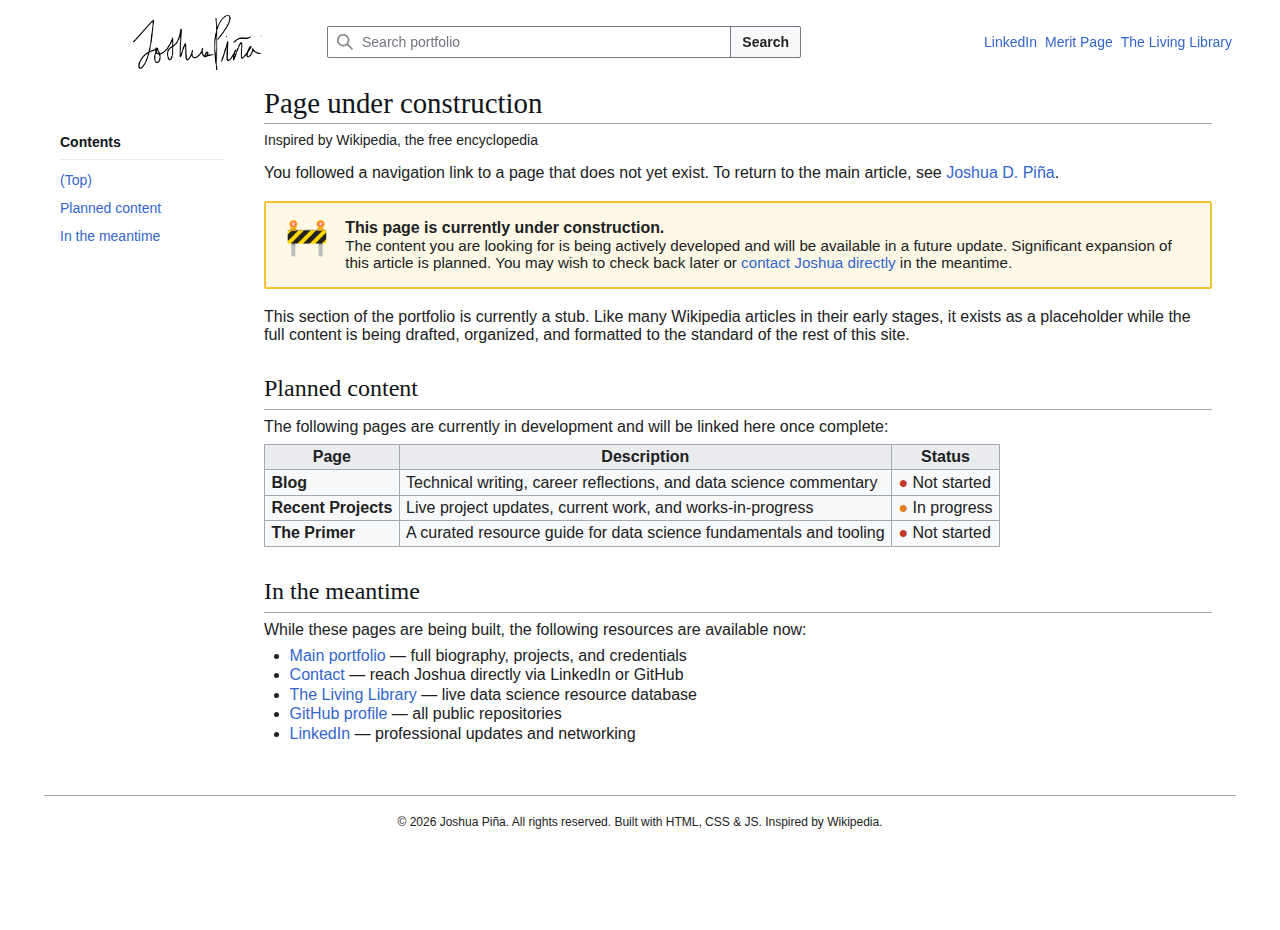
<file: construction.html>
<!DOCTYPE html>
<html lang="en" dir="ltr">

<head>
    <meta charset="UTF-8">
    <meta name="viewport" content="width=1120">
    <title>Page Under Construction – Joshua Piña</title>

    <link rel="stylesheet" href="Assets/css/wiki.css">
    <link rel="stylesheet" href="Assets/css/wikis.css">
    <link rel="icon" href="Assets/images/Pina-Suit-Profile-Pic.jpg" type="image/jpg">

    <script type="text/javascript">
        function googleTranslateInit() {
            new google.translate.TranslateElement({
                pageLanguage: 'en',
                includedLanguages: 'en,es,fr',
                layout: google.translate.TranslateElement.InlineLayout.SIMPLE,
                autoDisplay: false
            }, 'google_translate_element');
        }
    </script>
    <script type="text/javascript" src="//translate.google.com/translate_a/element.js?cb=googleTranslateInit"></script>

    <style>
        #google_translate_element { display: inline-block; vertical-align: middle; }
        #google_translate_element select {
            font-size: 0.85em; border: 1px solid #a2a9b1; border-radius: 2px;
            padding: 2px 4px; background-color: #f8f9fa; color: #202122;
        }
        .goog-te-banner-frame { display: none !important; }
        body { top: 0 !important; }

        /* Construction banner */
        .construction-box {
            border: 2px solid #f4c430;
            background-color: #fef9e7;
            padding: 1em 1.2em;
            margin: 1.2em 0;
            display: flex;
            align-items: flex-start;
            gap: 1em;
            border-radius: 2px;
        }
        .construction-box .construction-icon {
            font-size: 2.2em;
            line-height: 1;
            flex-shrink: 0;
        }
        .construction-box .construction-text {
            font-size: 0.95em;
            color: #202122;
        }
        .construction-box .construction-text b {
            font-size: 1.05em;
        }
    </style>
</head>

<body class="skin--responsive skin-vector skin-vector-search-vue mediawiki ltr sitedir-ltr mw-hide-empty-elt ns-0 ns-subject skin-vector-2022 action-view">
    <div id="mw-aria-live-region" class="mw-aria-live-region" aria-live="polite"></div>
    <a class="mw-jump-link" href="#bodyContent">Jump to content</a>

    <div class="vector-header-container">
        <header class="vector-header mw-header no-font-mode-scale">
            <div class="vector-header-start">
                <nav class="vector-main-menu-landmark" aria-label="Site">
                    <div id="vector-main-menu-dropdown"
                        class="vector-dropdown vector-main-menu-dropdown vector-button-flush-left vector-button-flush-right"
                        title="Main menu">
                        <input type="checkbox" id="vector-main-menu-dropdown-checkbox" role="button"
                            aria-haspopup="true" class="vector-dropdown-checkbox" aria-label="Main menu">
                        <label id="vector-main-menu-dropdown-label" for="vector-main-menu-dropdown-checkbox"
                            class="vector-dropdown-label cdx-button cdx-button--fake-button cdx-button--fake-button--enabled cdx-button--weight-quiet cdx-button--icon-only"
                            aria-hidden="true">
                            <span class="vector-icon mw-ui-icon-menu mw-ui-icon-wikimedia-menu"></span>
                            <span class="vector-dropdown-label-text">Main menu</span>
                        </label>
                        <div class="vector-dropdown-content">
                            <div id="vector-main-menu-unpinned-container" class="vector-unpinned-container">
                                <div id="vector-main-menu" class="vector-main-menu vector-pinnable-element">
                                    <div id="p-navigation" class="vector-menu mw-portlet mw-portlet-navigation">
                                        <div class="vector-menu-heading">Navigation</div>
                                        <div class="vector-menu-content">
                                            <ul class="vector-menu-content-list">
                                                <li class="mw-list-item"><a href="index.html"><span>Home</span></a></li>
                                                <li class="mw-list-item"><a href="https://github.com/gsu-ds" target="_blank" rel="noopener"><span>[GSU-DS] Organization</span></a></li>
                                                <li class="mw-list-item"><a href="construction.html"><span>Recent Projects</span></a></li>
                                                <li class="mw-list-item"><a href="construction.html"><span>The Primer</span></a></li>
                                                <li class="mw-list-item"><a href="construction.html"><span>Blog</span></a></li>
                                                <li class="mw-list-item"><a href="contact.html"><span>Contact</span></a></li>
                                            </ul>
                                        </div>
                                    </div>
                                </div>
                            </div>
                        </div>
                    </div>
                </nav>

                <a href="index.html" class="mw-logo">
                    <img class="mw-logo-icon" src="Assets/images/Pina-Suit-Profile-Pic.jpg" alt="Joshua Piña"
                        aria-hidden="true" height="50" width="50"
                        style="border-radius:50%; object-fit:cover; object-position:center top;">
                    <span class="mw-logo-container">
                        <img class="mw-logo-wordmark" alt="Joshua Piña signature" src="Assets/images/sig1.png"
                            style="width:11em; height:3.5em; object-fit:contain; mix-blend-mode:multiply; filter:contrast(1.1);">
                    </span>
                </a>
            </div>

            <div class="vector-header-end">
                <div id="p-search" role="search" class="vector-search-box-vue vector-search-box-collapses vector-search-box-show-thumbnail vector-search-box-auto-expand-width vector-search-box">
                    <div class="vector-typeahead-search-container">
                        <div class="cdx-typeahead-search cdx-typeahead-search--show-thumbnail cdx-typeahead-search--auto-expand-width">
                            <form id="searchform" class="cdx-search-input cdx-search-input--has-end-button"
                                onsubmit="event.preventDefault(); var q = document.getElementById('searchInput').value.trim(); if(q) window.open('https://github.com/search?q=user%3AJoshuaPina+user%3Agsu-ds+' + encodeURIComponent(q) + '&type=repositories', '_blank');">
                                <div id="simpleSearch" class="cdx-search-input__input-wrapper">
                                    <div class="cdx-text-input cdx-text-input--has-start-icon">
                                        <input class="cdx-text-input__input mw-searchInput" autocomplete="off"
                                            type="search" name="search" placeholder="Search portfolio"
                                            aria-label="Search portfolio" id="searchInput">
                                        <span class="cdx-text-input__icon cdx-text-input__start-icon"></span>
                                    </div>
                                </div>
                                <button type="submit" class="cdx-button cdx-search-input__end-button">Search</button>
                            </form>
                        </div>
                    </div>
                </div>

                <nav class="vector-user-links vector-user-links-wide" aria-label="Personal tools">
                    <div class="vector-user-links-main">
                        <div id="p-vector-user-menu-overflow" class="vector-menu mw-portlet">
                            <div class="vector-menu-content">
                                <ul class="vector-menu-content-list">
                                    <li class="user-links-collapsible-item mw-list-item">
                                        <a href="https://linkedin.com/in/joshuadpina" target="_blank" rel="noopener"><span>LinkedIn</span></a>
                                    </li>
                                    <li class="user-links-collapsible-item mw-list-item">
                                        <a href="https://meritpages.com/JoshuaPina" target="_blank" rel="noopener"><span>Merit Page</span></a>
                                    </li>
                                    <li class="user-links-collapsible-item mw-list-item">
                                        <a href="https://joshuapina.github.io/living_library/" target="_blank" rel="noopener"><span>The Living Library</span></a>
                                    </li>
                                </ul>
                            </div>
                        </div>
                    </div>
                </nav>
            </div>
        </header>
    </div>

    <div class="mw-page-container">
        <div class="mw-page-container-inner">
            <div class="vector-column-start">
                <div class="vector-sticky-pinned-container">
                    <nav id="mw-panel-toc" aria-label="Contents" class="mw-table-of-contents-container vector-toc-landmark">
                        <div id="vector-toc-pinned-container" class="vector-pinned-container">
                            <div id="vector-toc" class="vector-toc vector-pinnable-element">
                                <div class="vector-pinnable-header vector-toc-pinnable-header vector-pinnable-header-pinned">
                                    <h2 class="vector-pinnable-header-label">Contents</h2>
                                </div>
                                <ul class="vector-toc-contents" id="mw-panel-toc-list">
                                    <li class="vector-toc-list-item vector-toc-level-1">
                                        <a href="#" class="vector-toc-link"><div class="vector-toc-text">(Top)</div></a>
                                    </li>
                                    <li class="vector-toc-list-item vector-toc-level-1">
                                        <a class="vector-toc-link" href="#Planned">
                                            <div class="vector-toc-text"><span class="vector-toc-numb">1</span><span>Planned content</span></div>
                                        </a>
                                    </li>
                                    <li class="vector-toc-list-item vector-toc-level-1">
                                        <a class="vector-toc-link" href="#Meanwhile">
                                            <div class="vector-toc-text"><span class="vector-toc-numb">2</span><span>In the meantime</span></div>
                                        </a>
                                    </li>
                                </ul>
                            </div>
                        </div>
                    </nav>
                </div>
            </div>

            <div class="mw-content-container">
                <main id="content" class="mw-body">
                    <header class="mw-body-header vector-page-titlebar no-font-mode-scale"
                        style="display:flex; align-items:center; justify-content:space-between; flex-wrap:wrap; gap:0.5em;">
                        <h1 id="firstHeading" class="firstHeading mw-first-heading">
                            <span class="mw-page-title-main">Page under construction</span>
                        </h1>
                        <div id="p-lang-btn" style="display:flex; align-items:center; gap:6px; font-size:0.9em; color:#54595d;">
                            <div id="google_translate_element"></div>
                        </div>
                    </header>

                    <div id="bodyContent" class="vector-body">
                        <div class="vector-body-before-content">
                            <div id="siteSub" class="noprint">Inspired by Wikipedia, the free encyclopedia</div>
                        </div>

                        <div id="mw-content-text" class="mw-body-content">
                            <div class="mw-content-ltr mw-parser-output" lang="en" dir="ltr">

                                <div role="note" class="hatnote navigation-not-searchable">
                                    You followed a navigation link to a page that does not yet exist. To return to the main article, see <a href="index.html">Joshua D. Piña</a>.
                                </div>

                                <div class="construction-box">
                                    <div class="construction-icon">🚧</div>
                                    <div class="construction-text">
                                        <b>This page is currently under construction.</b><br>
                                        The content you are looking for is being actively developed and will be available in a future update.
                                        Significant expansion of this article is planned. You may wish to check back later or
                                        <a href="contact.html">contact Joshua directly</a> in the meantime.
                                    </div>
                                </div>

                                <p>This section of the portfolio is currently a stub. Like many Wikipedia articles in their early stages, it exists as a placeholder while the full content is being drafted, organized, and formatted to the standard of the rest of this site.</p>

                                <div class="mw-heading mw-heading2">
                                    <h2 id="Planned">Planned content</h2>
                                </div>

                                <p>The following pages are currently in development and will be linked here once complete:</p>

                                <table class="wikitable">
                                    <thead>
                                        <tr>
                                            <th>Page</th>
                                            <th>Description</th>
                                            <th>Status</th>
                                        </tr>
                                    </thead>
                                    <tbody>
                                        <tr>
                                            <td><b>Blog</b></td>
                                            <td>Technical writing, career reflections, and data science commentary</td>
                                            <td><span style="color:#c0392b;">&#9679;</span> Not started</td>
                                        </tr>
                                        <tr>
                                            <td><b>Recent Projects</b></td>
                                            <td>Live project updates, current work, and works-in-progress</td>
                                            <td><span style="color:#e67e22;">&#9679;</span> In progress</td>
                                        </tr>
                                        <tr>
                                            <td><b>The Primer</b></td>
                                            <td>A curated resource guide for data science fundamentals and tooling</td>
                                            <td><span style="color:#c0392b;">&#9679;</span> Not started</td>
                                        </tr>
                                    </tbody>
                                </table>

                                <div class="mw-heading mw-heading2">
                                    <h2 id="Meanwhile">In the meantime</h2>
                                </div>

                                <p>While these pages are being built, the following resources are available now:</p>
                                <ul>
                                    <li><a href="index.html">Main portfolio</a> — full biography, projects, and credentials</li>
                                    <li><a href="contact.html">Contact</a> — reach Joshua directly via LinkedIn or GitHub</li>
                                    <li><a href="https://joshuapina.github.io/living_library/" target="_blank" rel="noopener">The Living Library</a> — live data science resource database</li>
                                    <li><a href="https://github.com/JoshuaPina" target="_blank" rel="noopener">GitHub profile</a> — all public repositories</li>
                                    <li><a href="https://linkedin.com/in/joshuadpina" target="_blank" rel="noopener">LinkedIn</a> — professional updates and networking</li>
                                </ul>

                            </div>
                        </div>
                    </div>
                </main>
            </div>

            <div class="mw-footer-container">
                <footer id="footer" class="mw-footer">
                    <ul id="footer-info">
                        <li id="footer-info-copyright">&copy; <span id="footer-year"></span> Joshua Piña. All rights reserved. Built with HTML, CSS &amp; JS. Inspired by Wikipedia.</li>
                    </ul>
                </footer>
            </div>
        </div>
    </div>

    <script>
        document.getElementById('footer-year').textContent = new Date().getFullYear();
    </script>
</body>
</html>
</file>
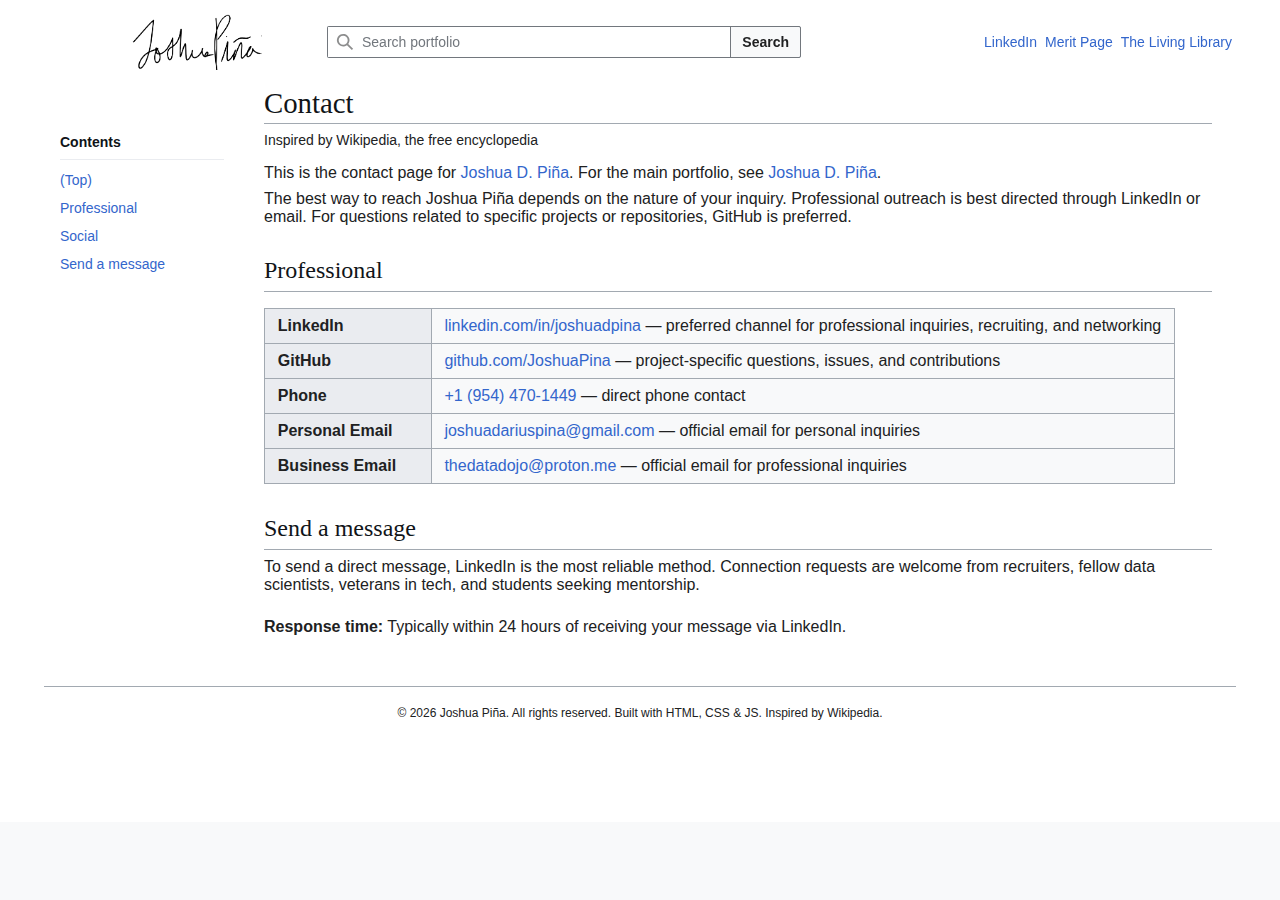
<file: contact.html>
<!DOCTYPE html>
<html lang="en" dir="ltr">

<head>
    <meta charset="UTF-8">
    <meta name="viewport" content="width=1120">
    <title>Contact – Joshua Piña</title>

    <link rel="stylesheet" href="Assets/css/wiki.css">
    <link rel="stylesheet" href="Assets/css/wikis.css">
    <link rel="icon" href="Assets/images/Pina-Suit-Profile-Pic.jpg" type="image/jpg">

    <!-- Google Translate -->
    <script type="text/javascript">
        function googleTranslateInit() {
            new google.translate.TranslateElement({
                pageLanguage: 'en',
                includedLanguages: 'en,es,fr',
                layout: google.translate.TranslateElement.InlineLayout.SIMPLE,
                autoDisplay: false
            }, 'google_translate_element');
        }
    </script>
    <script type="text/javascript" src="//translate.google.com/translate_a/element.js?cb=googleTranslateInit"></script>

    <style>
        #google_translate_element { display: inline-block; vertical-align: middle; }
        #google_translate_element select {
            font-size: 0.85em; border: 1px solid #a2a9b1; border-radius: 2px;
            padding: 2px 4px; background-color: #f8f9fa; color: #202122;
        }
        .goog-te-banner-frame { display: none !important; }
        body { top: 0 !important; }

        /* Contact card table */
        .contact-method {
            display: flex;
            align-items: center;
            gap: 0.6em;
            padding: 0.4em 0;
            border-bottom: 1px solid #eaecf0;
            font-size: 0.95em;
        }
        .contact-method:last-child { border-bottom: none; }
        .contact-method .label {
            font-weight: bold;
            min-width: 110px;
            color: #54595d;
        }
        .wikitable.contact-table td, .wikitable.contact-table th {
            padding: 0.5em 0.8em;
            vertical-align: middle;
        }
        .wikitable.contact-table th {
            background-color: #eaecf0;
            text-align: left;
            width: 140px;
        }
    </style>
</head>

<body class="skin--responsive skin-vector skin-vector-search-vue mediawiki ltr sitedir-ltr mw-hide-empty-elt ns-0 ns-subject skin-vector-2022 action-view">
    <div id="mw-aria-live-region" class="mw-aria-live-region" aria-live="polite"></div>
    <a class="mw-jump-link" href="#bodyContent">Jump to content</a>

    <div class="vector-header-container">
        <header class="vector-header mw-header no-font-mode-scale">
            <div class="vector-header-start">
                <nav class="vector-main-menu-landmark" aria-label="Site">
                    <div id="vector-main-menu-dropdown"
                        class="vector-dropdown vector-main-menu-dropdown vector-button-flush-left vector-button-flush-right"
                        title="Main menu">
                        <input type="checkbox" id="vector-main-menu-dropdown-checkbox" role="button"
                            aria-haspopup="true" class="vector-dropdown-checkbox" aria-label="Main menu">
                        <label id="vector-main-menu-dropdown-label" for="vector-main-menu-dropdown-checkbox"
                            class="vector-dropdown-label cdx-button cdx-button--fake-button cdx-button--fake-button--enabled cdx-button--weight-quiet cdx-button--icon-only"
                            aria-hidden="true">
                            <span class="vector-icon mw-ui-icon-menu mw-ui-icon-wikimedia-menu"></span>
                            <span class="vector-dropdown-label-text">Main menu</span>
                        </label>
                        <div class="vector-dropdown-content">
                            <div id="vector-main-menu-unpinned-container" class="vector-unpinned-container">
                                <div id="vector-main-menu" class="vector-main-menu vector-pinnable-element">
                                    <div id="p-navigation" class="vector-menu mw-portlet mw-portlet-navigation">
                                        <div class="vector-menu-heading">Navigation</div>
                                        <div class="vector-menu-content">
                                            <ul class="vector-menu-content-list">
                                                <li class="mw-list-item"><a href="index.html"><span>Home</span></a></li>
                                                <li class="mw-list-item"><a href="https://github.com/gsu-ds" target="_blank" rel="noopener"><span>[GSU-DS] Organization</span></a></li>
                                                <li class="mw-list-item"><a href="under-construction.html"><span>Recent Projects</span></a></li>
                                                <li class="mw-list-item"><a href="under-construction.html"><span>The Primer</span></a></li>
                                                <li class="mw-list-item"><a href="under-construction.html"><span>Blog</span></a></li>
                                                <li class="mw-list-item"><a href="contact.html"><span>Contact</span></a></li>
                                            </ul>
                                        </div>
                                    </div>
                                </div>
                            </div>
                        </div>
                    </div>
                </nav>

                <a href="index.html" class="mw-logo">
                    <img class="mw-logo-icon" src="Assets/images/Pina-Suit-Profile-Pic.jpg" alt="Joshua Piña"
                        aria-hidden="true" height="50" width="50"
                        style="border-radius:50%; object-fit:cover; object-position:center top;">
                    <span class="mw-logo-container">
                        <img class="mw-logo-wordmark" alt="Joshua Piña signature" src="Assets/images/sig1.png"
                            style="width:11em; height:3.5em; object-fit:contain; mix-blend-mode:multiply; filter:contrast(1.1);">
                    </span>
                </a>
            </div>

            <div class="vector-header-end">
                <div id="p-search" role="search"
                    class="vector-search-box-vue vector-search-box-collapses vector-search-box-show-thumbnail vector-search-box-auto-expand-width vector-search-box">
                    <div class="vector-typeahead-search-container">
                        <div class="cdx-typeahead-search cdx-typeahead-search--show-thumbnail cdx-typeahead-search--auto-expand-width">
                            <form id="searchform" class="cdx-search-input cdx-search-input--has-end-button"
                                onsubmit="event.preventDefault(); var q = document.getElementById('searchInput').value.trim(); if(q) window.open('https://github.com/search?q=user%3AJoshuaPina+user%3Agsu-ds+' + encodeURIComponent(q) + '&type=repositories', '_blank');">
                                <div id="simpleSearch" class="cdx-search-input__input-wrapper">
                                    <div class="cdx-text-input cdx-text-input--has-start-icon">
                                        <input class="cdx-text-input__input mw-searchInput" autocomplete="off"
                                            type="search" name="search" placeholder="Search portfolio"
                                            aria-label="Search portfolio" id="searchInput">
                                        <span class="cdx-text-input__icon cdx-text-input__start-icon"></span>
                                    </div>
                                </div>
                                <button type="submit" class="cdx-button cdx-search-input__end-button">Search</button>
                            </form>
                        </div>
                    </div>
                </div>

                <nav class="vector-user-links vector-user-links-wide" aria-label="Personal tools">
                    <div class="vector-user-links-main">
                        <div id="p-vector-user-menu-overflow" class="vector-menu mw-portlet">
                            <div class="vector-menu-content">
                                <ul class="vector-menu-content-list">
                                    <li class="user-links-collapsible-item mw-list-item">
                                        <a href="https://linkedin.com/in/joshuadpina" target="_blank" rel="noopener"><span>LinkedIn</span></a>
                                    </li>
                                    <li class="user-links-collapsible-item mw-list-item">
                                        <a href="https://meritpages.com/JoshuaPina" target="_blank" rel="noopener"><span>Merit Page</span></a>
                                    </li>
                                    <li class="user-links-collapsible-item mw-list-item">
                                        <a href="https://joshuapina.github.io/living_library/" target="_blank" rel="noopener"><span>The Living Library</span></a>
                                    </li>
                                </ul>
                            </div>
                        </div>
                    </div>
                </nav>
            </div>
        </header>
    </div>

    <div class="mw-page-container">
        <div class="mw-page-container-inner">
            <div class="vector-column-start">
                <div class="vector-sticky-pinned-container">
                    <nav id="mw-panel-toc" aria-label="Contents" class="mw-table-of-contents-container vector-toc-landmark">
                        <div id="vector-toc-pinned-container" class="vector-pinned-container">
                            <div id="vector-toc" class="vector-toc vector-pinnable-element">
                                <div class="vector-pinnable-header vector-toc-pinnable-header vector-pinnable-header-pinned">
                                    <h2 class="vector-pinnable-header-label">Contents</h2>
                                </div>
                                <ul class="vector-toc-contents" id="mw-panel-toc-list">
                                    <li class="vector-toc-list-item vector-toc-level-1">
                                        <a href="#" class="vector-toc-link"><div class="vector-toc-text">(Top)</div></a>
                                    </li>
                                    <li class="vector-toc-list-item vector-toc-level-1">
                                        <a class="vector-toc-link" href="#Professional">
                                            <div class="vector-toc-text"><span class="vector-toc-numb">1</span><span>Professional</span></div>
                                        </a>
                                    </li>
                                    <li class="vector-toc-list-item vector-toc-level-1">
                                        <a class="vector-toc-link" href="#Social">
                                            <div class="vector-toc-text"><span class="vector-toc-numb">2</span><span>Social</span></div>
                                        </a>
                                    </li>
                                    <li class="vector-toc-list-item vector-toc-level-1">
                                        <a class="vector-toc-link" href="#Message">
                                            <div class="vector-toc-text"><span class="vector-toc-numb">3</span><span>Send a message</span></div>
                                        </a>
                                    </li>
                                </ul>
                            </div>
                        </div>
                    </nav>
                </div>
            </div>

            <div class="mw-content-container">
                <main id="content" class="mw-body">
                    <header class="mw-body-header vector-page-titlebar no-font-mode-scale"
                        style="display:flex; align-items:center; justify-content:space-between; flex-wrap:wrap; gap:0.5em;">
                        <h1 id="firstHeading" class="firstHeading mw-first-heading">
                            <span class="mw-page-title-main">Contact</span>
                        </h1>
                        <div id="p-lang-btn" style="display:flex; align-items:center; gap:6px; font-size:0.9em; color:#54595d;">
                            <div id="google_translate_element"></div>
                        </div>
                    </header>

                    <div id="bodyContent" class="vector-body">
                        <div class="vector-body-before-content">
                            <div id="siteSub" class="noprint">Inspired by Wikipedia, the free encyclopedia</div>
                        </div>

                        <div id="mw-content-text" class="mw-body-content">
                            <div class="mw-content-ltr mw-parser-output" lang="en" dir="ltr">

                                <div role="note" class="hatnote navigation-not-searchable">
                                    This is the contact page for <a href="index.html">Joshua D. Piña</a>. For the main portfolio, see <a href="index.html">Joshua D. Piña</a>.
                                </div>

                                <p>The best way to reach Joshua Piña depends on the nature of your inquiry. Professional outreach is best directed through LinkedIn or email. For questions related to specific projects or repositories, GitHub is preferred.</p>

                                <div class="mw-heading mw-heading2">
                                    <h2 id="Professional">Professional</h2>
                                </div>

                                <table class="wikitable contact-table">
                                    <tbody>
                                        <tr>
                                            <th>LinkedIn</th>
                                            <td><a href="https://linkedin.com/in/joshuadpina" target="_blank" rel="noopener">linkedin.com/in/joshuadpina</a> — preferred channel for professional inquiries, recruiting, and networking</td>
                                        </tr>
                                        <tr>
                                            <th>GitHub</th>
                                            <td><a href="https://github.com/JoshuaPina" target="_blank" rel="noopener">github.com/JoshuaPina</a> — project-specific questions, issues, and contributions</td>
                                        </tr>
                                        <tr>
                                            <th>Phone</th>
                                            <td><a href="tel:+1234567890" target="_blank" rel="noopener">+1 (954) 470-1449</a> — direct phone contact</td>
                                        </tr>
                                        <tr>
                                            <th>Personal Email</th>
                                            <td><a href="mailto:joshuadariuspina@gmail.com" target="_blank" rel="noopener">joshuadariuspina@gmail.com</a> — official email for personal inquiries</td>
                                        </tr>
                                        <tr>   
                                            <th>Business Email</th> 
                                            <td><a href="mailto:thedatadojo@proton.me" target="_blank" rel="noopener">thedatadojo@proton.me</a> — official email for professional inquiries</td>


                                        </tr>
                                    </tbody>
                                </table>

                                <div class="mw-heading mw-heading2">
                                    <h2 id="Message">Send a message</h2>
                                </div>

                                <p>To send a direct message, LinkedIn is the most reliable method. Connection requests are welcome from recruiters, fellow data scientists, veterans in tech, and students seeking mentorship.</p>

                                <div role="note" class="hatnote" style="margin-top:1.5em;">
                                    <b>Response time:</b> Typically within 24 hours of receiving your message via LinkedIn.
                                </div>

                            </div>
                        </div>
                    </div>
                </main>
            </div>

            <div class="mw-footer-container">
                <footer id="footer" class="mw-footer">
                    <ul id="footer-info">
                        <li id="footer-info-copyright">&copy; <span id="footer-year"></span> Joshua Piña. All rights reserved. Built with HTML, CSS &amp; JS. Inspired by Wikipedia.</li>
                    </ul>
                </footer>
            </div>
        </div>
    </div>

    <script>
        document.getElementById('footer-year').textContent = new Date().getFullYear();
    </script>
</body>
</html>
</file>
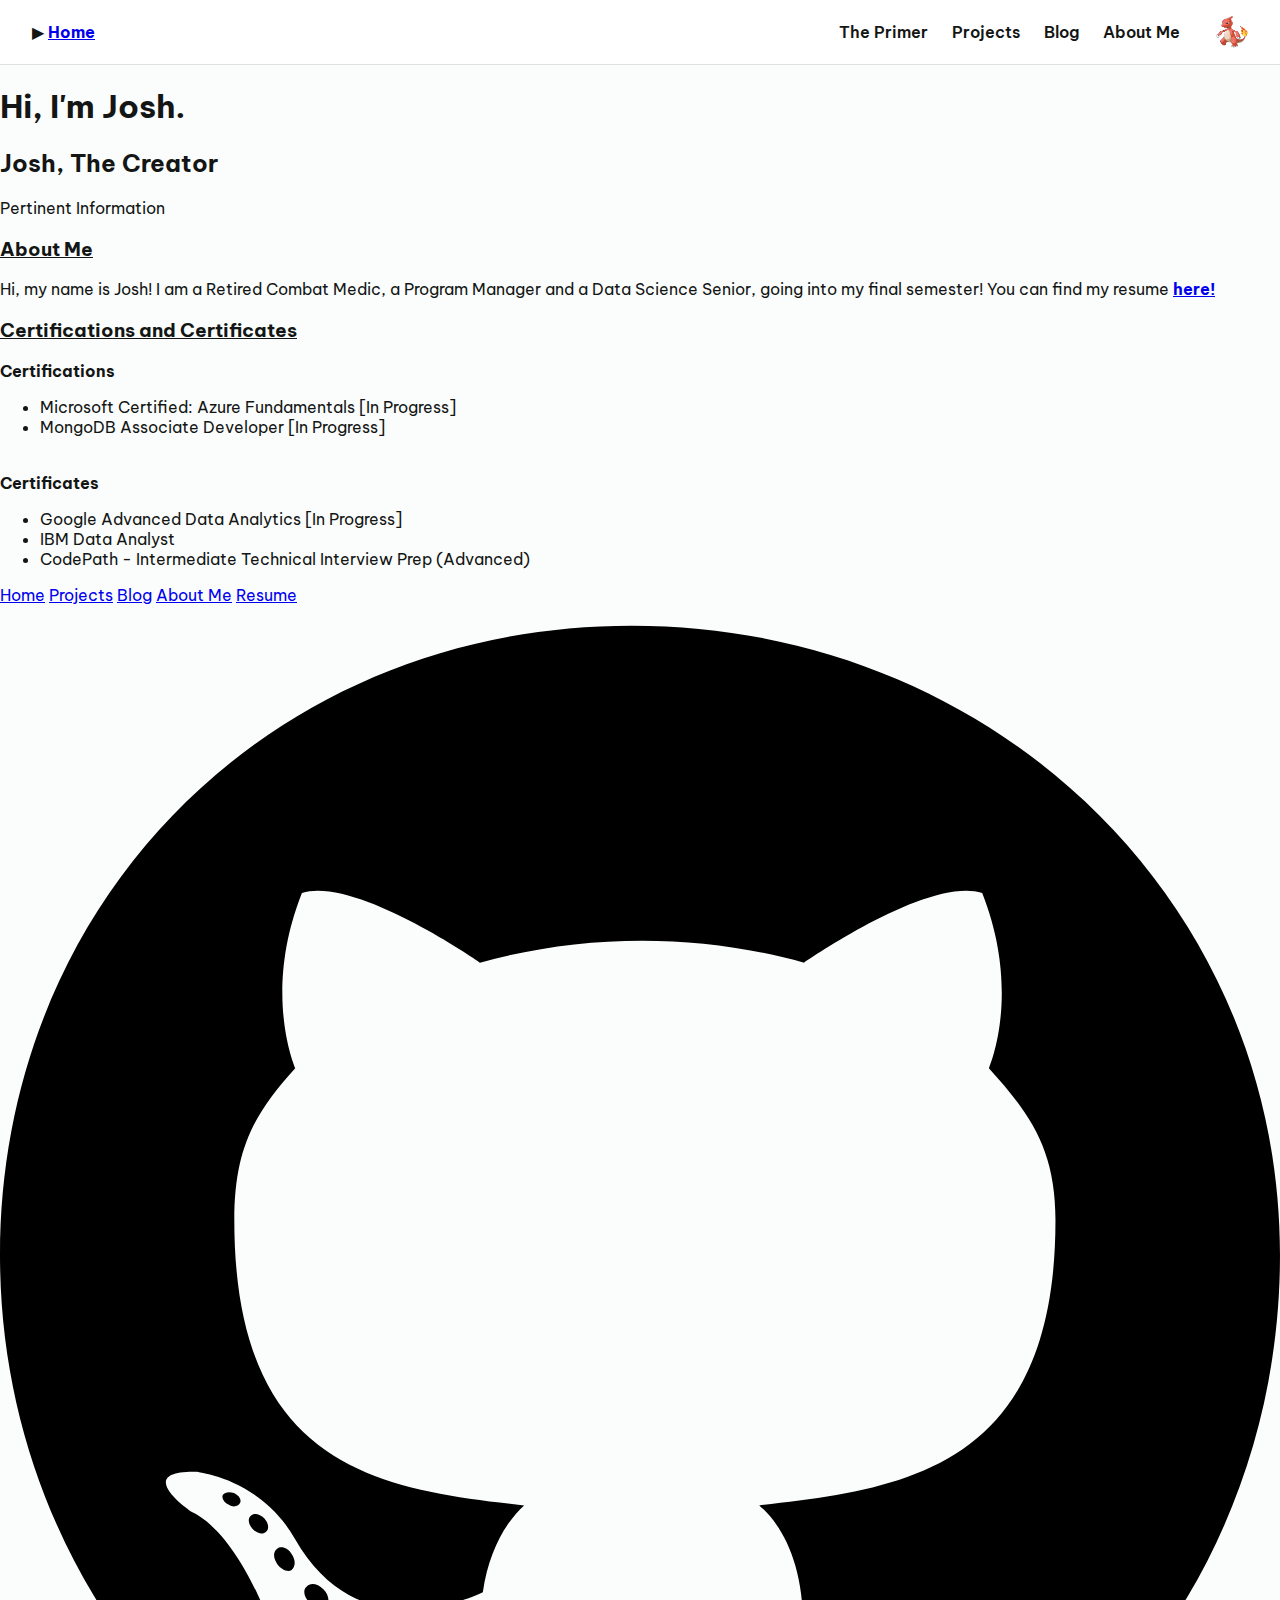
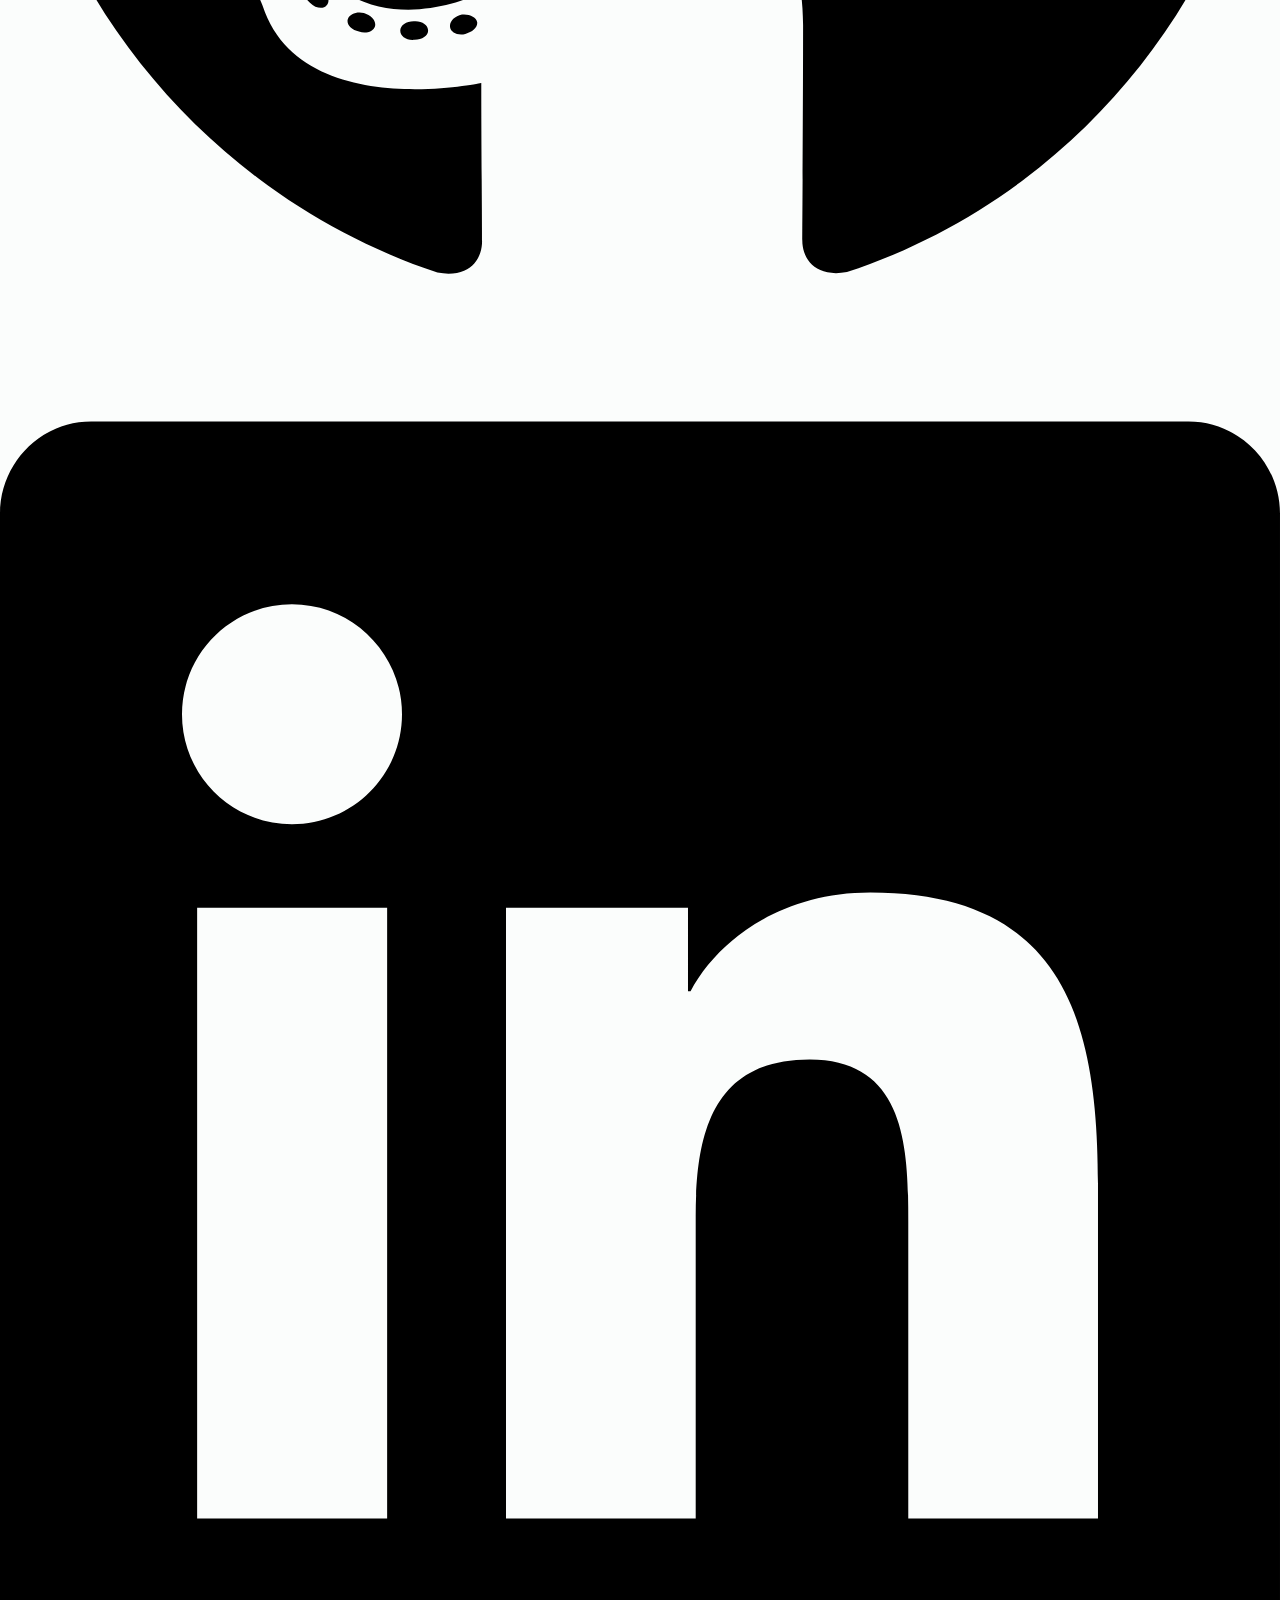
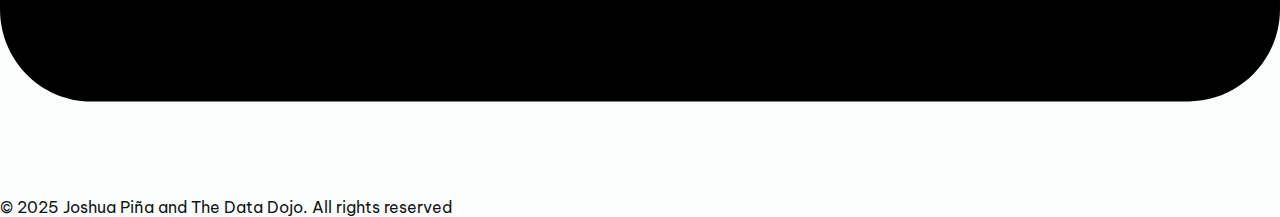
<file: pages/aboutme.html>
<!DOCTYPE html>
<html lang="en">
<head>
  <meta charset="UTF-8" />
  <meta name="viewport" content="width=device-width, initial-scale=1.0" />
  <title>About Me - Joshua Piña</title>
  <link rel="stylesheet" href="../styles.css" />
  <link rel="preconnect" href="https://fonts.googleapis.com">
  <link rel="preconnect" href="https://fonts.gstatic.com" crossorigin>
  <link href="https://fonts.googleapis.com/css2?family=Be+Vietnam+Pro:wght@400;700;900&display=swap" rel="stylesheet">
</head>

<body>
  <header class="navbar">
    <div class="logo">
      <span>&#9654;</span>
      <strong><a href="home.html">Home</a></strong>
    </div>
    <nav class="nav-links">
        <a href="primer.html">The Primer</a>   
        <a href="projects.html">Projects</a>
        <a href="blog.html">Blog</a>
        <a href="aboutme.html">About Me</a>
        <div class="icons">
        <span class="bell"></span>
        <img class="avatar" src="../images/charmeleon.jpg" alt="Profile">
      </div>
    </nav>
  </header>

  <section class="blog-hero">
    <h1>Hi, I'm Josh.</h1>
  </section>

  <div class="blog-content">

    <!-- Project Deep Dives -->
    <section class="blog-section">
      <h2>Josh, The Creator</h2>
      <div class="blog-grid">
        <article class="blog-card project-post">
          <div class="project-badge">Pertinent Information</div>
          <h3><u>About Me</u></h3>
          <p>Hi, my name is Josh! I am a Retired Combat Medic, a Program Manager and a Data Science Senior, going into my final semester!
        You can find my resume <strong><a href="resume.html">here!</a></strong></p>
        <h3><u>Certifications and Certificates</u></h3>
            <strong>Certifications</strong>
            <ul>
                <li>Microsoft Certified: Azure Fundamentals [In Progress]</li>
                <li>MongoDB Associate Developer [In Progress]</li>
            </ul> 
            <br>           
            <strong>Certificates</strong>
            <ul>
                <li>Google Advanced Data Analytics [In Progress]</li>
                <li>IBM Data Analyst</li>
                <li>CodePath - Intermediate Technical Interview Prep (Advanced)</li>
            </ul>
 
      </div>
    </section>


              
  <footer>
    <div class="footer-container">
      <div class="footer-content">
        <div class="footer-links">
          <a class="footer-link" href="home.html">Home</a>
          <a class="footer-link" href="projects.html">Projects</a>
          <a class="footer-link" href="blog.html">Blog</a>
          <a class="footer-link" href="aboutme.html">About Me</a>
          <a class="footer-link" href="resume.html">Resume</a>
        </div>
        
        <div class="social-links">
          <a href="https://github.com/JoshuaPina" aria-label="GitHub Profile">
            <svg xmlns="http://www.w3.org/2000/svg" viewBox="0 0 496 512">
              <path d="M165.9 397.4c0 2-2.3 3.6-5.2 3.6-3.3 .3-5.6-1.3-5.6-3.6 0-2 2.3-3.6 5.2-3.6 3-.3 5.6 1.3 5.6 3.6zm-31.1-4.5c-.7 2 1.3 4.3 4.3 4.9 2.6 1 5.6 0 6.2-2s-1.3-4.3-4.3-5.2c-2.6-.7-5.5 .3-6.2 2.3zm44.2-1.7c-2.9 .7-4.9 2.6-4.6 4.9 .3 2 2.9 3.3 5.9 2.6 2.9-.7 4.9-2.6 4.6-4.6-.3-1.9-3-3.2-5.9-2.9zM244.8 8C106.1 8 0 113.3 0 252c0 110.9 69.8 205.8 169.5 239.2 12.8 2.3 17.3-5.6 17.3-12.1 0-6.2-.3-40.4-.3-61.4 0 0-70 15-84.7-29.8 0 0-11.4-29.1-27.8-36.6 0 0-22.9-15.7 1.6-15.4 0 0 24.9 2 38.6 25.8 21.9 38.6 58.6 27.5 72.9 20.9 2.3-16 8.8-27.1 16-33.7-55.9-6.2-112.3-14.3-112.3-110.5 0-27.5 7.6-41.3 23.6-58.9-2.6-6.5-11.1-33.3 2.6-67.9 20.9-6.5 69 27 69 27 20-5.6 41.5-8.5 62.8-8.5s42.8 2.9 62.8 8.5c0 0 48.1-33.6 69-27 13.7 34.7 5.2 61.4 2.6 67.9 16 17.7 25.8 31.5 25.8 58.9 0 96.5-58.9 104.2-114.8 110.5 9.2 7.9 17 22.9 17 46.4 0 33.7-.3 75.4-.3 83.6 0 6.5 4.6 14.4 17.3 12.1C428.2 457.8 496 362.9 496 252 496 113.3 383.5 8 244.8 8zM97.2 352.9c-1.3 1-1 3.3 .7 5.2 1.6 1.6 3.9 2.3 5.2 1 1.3-1 1-3.3-.7-5.2-1.6-1.6-3.9-2.3-5.2-1zm-10.8-8.1c-.7 1.3 .3 2.9 2.3 3.9 1.6 1 3.6 .7 4.3-.7 .7-1.3-.3-2.9-2.3-3.9-2-.6-3.6-.3-4.3 .7zm32.4 35.6c-1.6 1.3-1 4.3 1.3 6.2 2.3 2.3 5.2 2.6 6.5 1 1.3-1.3 .7-4.3-1.3-6.2-2.2-2.3-5.2-2.6-6.5-1zm-11.4-14.7c-1.6 1-1.6 3.6 0 5.9 1.6 2.3 4.3 3.3 5.6 2.3 1.6-1.3 1.6-3.9 0-6.2-1.4-2.3-4-3.3-5.6-2z"/>
            </svg>
          </a>
          <a href="https://www.linkedin.com/in/joshuadpina/" aria-label="LinkedIn Profile">
            <svg xmlns="http://www.w3.org/2000/svg" viewBox="0 0 448 512">
              <path d="M416 32H31.9C14.3 32 0 46.5 0 64.3v383.4C0 465.5 14.3 480 31.9 480H416c17.6 0 32-14.5 32-32.3V64.3c0-17.8-14.4-32.3-32-32.3zM135.4 416H69V202.2h66.5V416zm-33.2-243c-21.3 0-38.5-17.3-38.5-38.5S80.9 96 102.2 96c21.2 0 38.5 17.3 38.5 38.5 0 21.3-17.2 38.5-38.5 38.5zm282.1 243h-66.4V312c0-24.8-.5-56.7-34.5-56.7-34.6 0-39.9 27-39.9 54.9V416h-66.4V202.2h63.7v29.2h.9c8.9-16.8 30.6-34.5 62.9-34.5 67.2 0 79.7 44.3 79.7 101.9V416z"/>
            </svg>
          </a>
        </div>
        
        <div class="footer-copyright">
          &copy; 2025 Joshua Piña and The Data Dojo. All rights reserved
        </div>
      </div>
    </div>
  </footer>
</body>
</html>
</file>
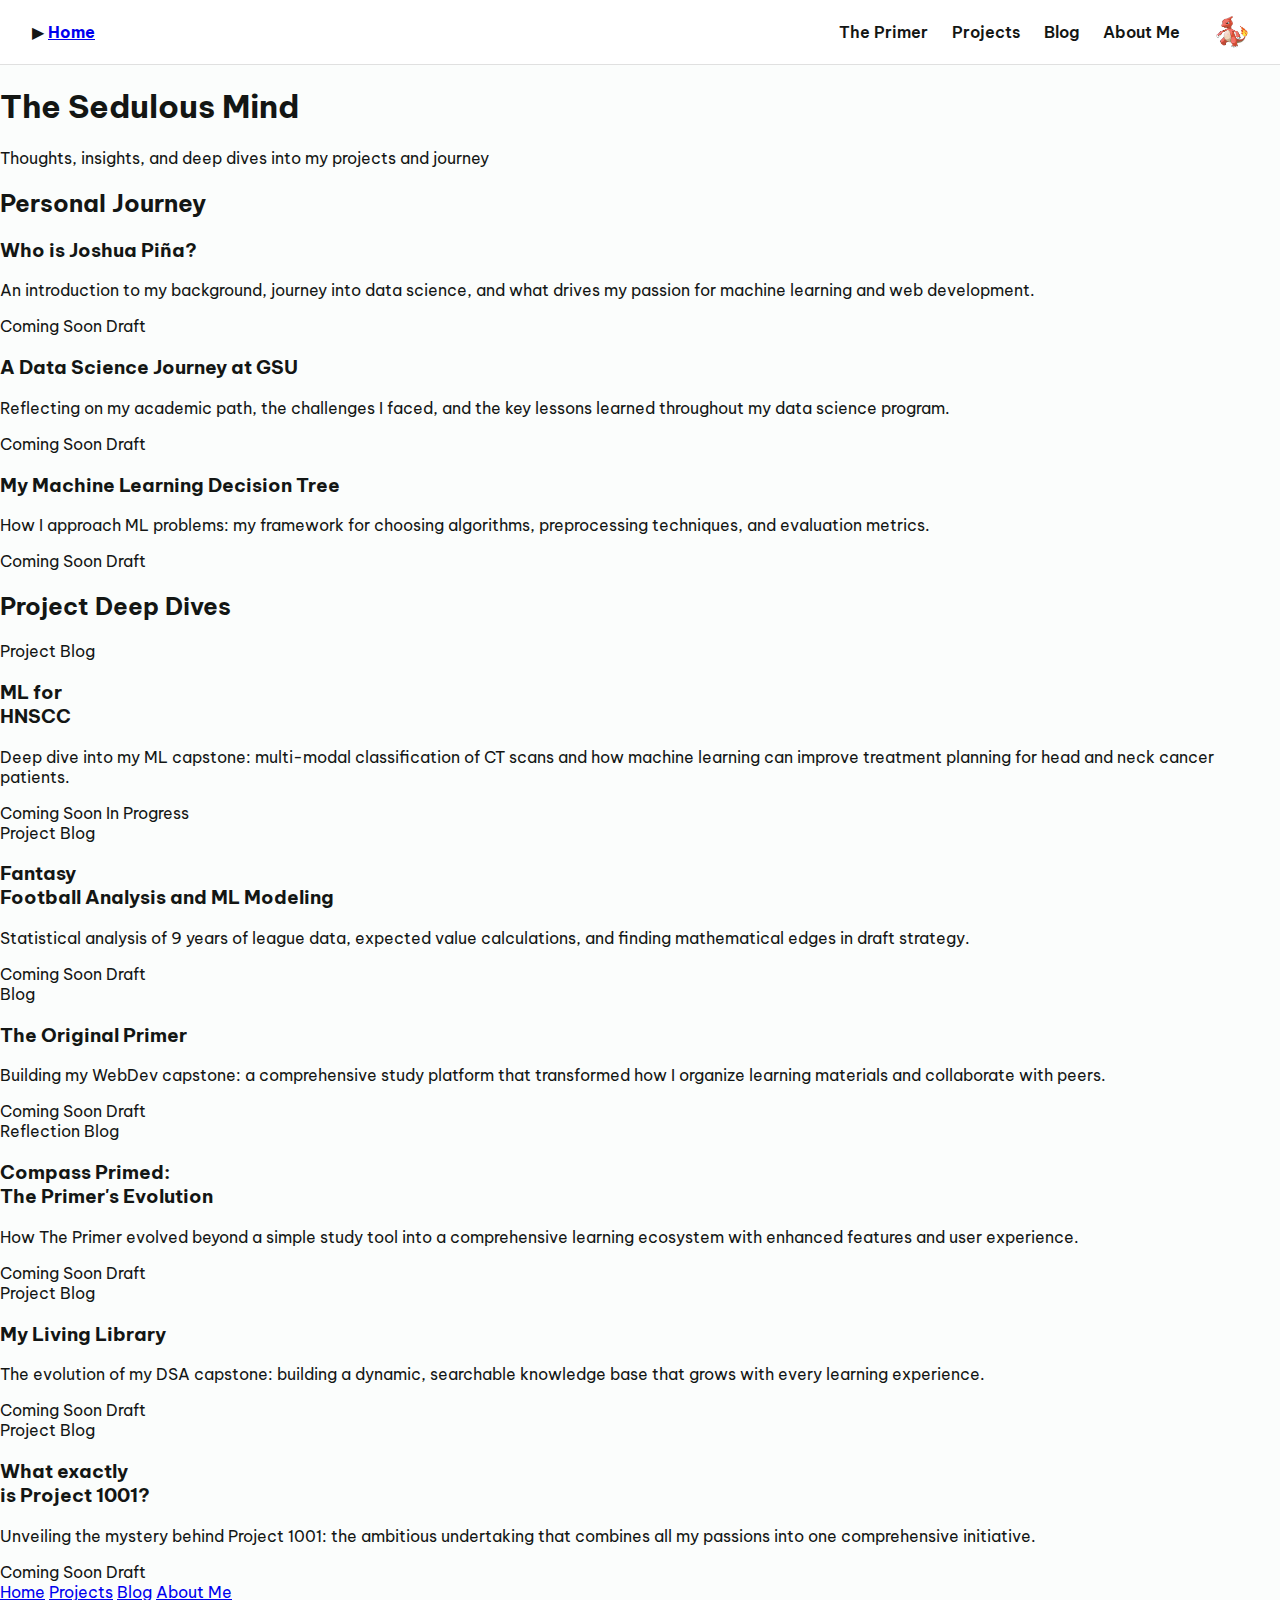
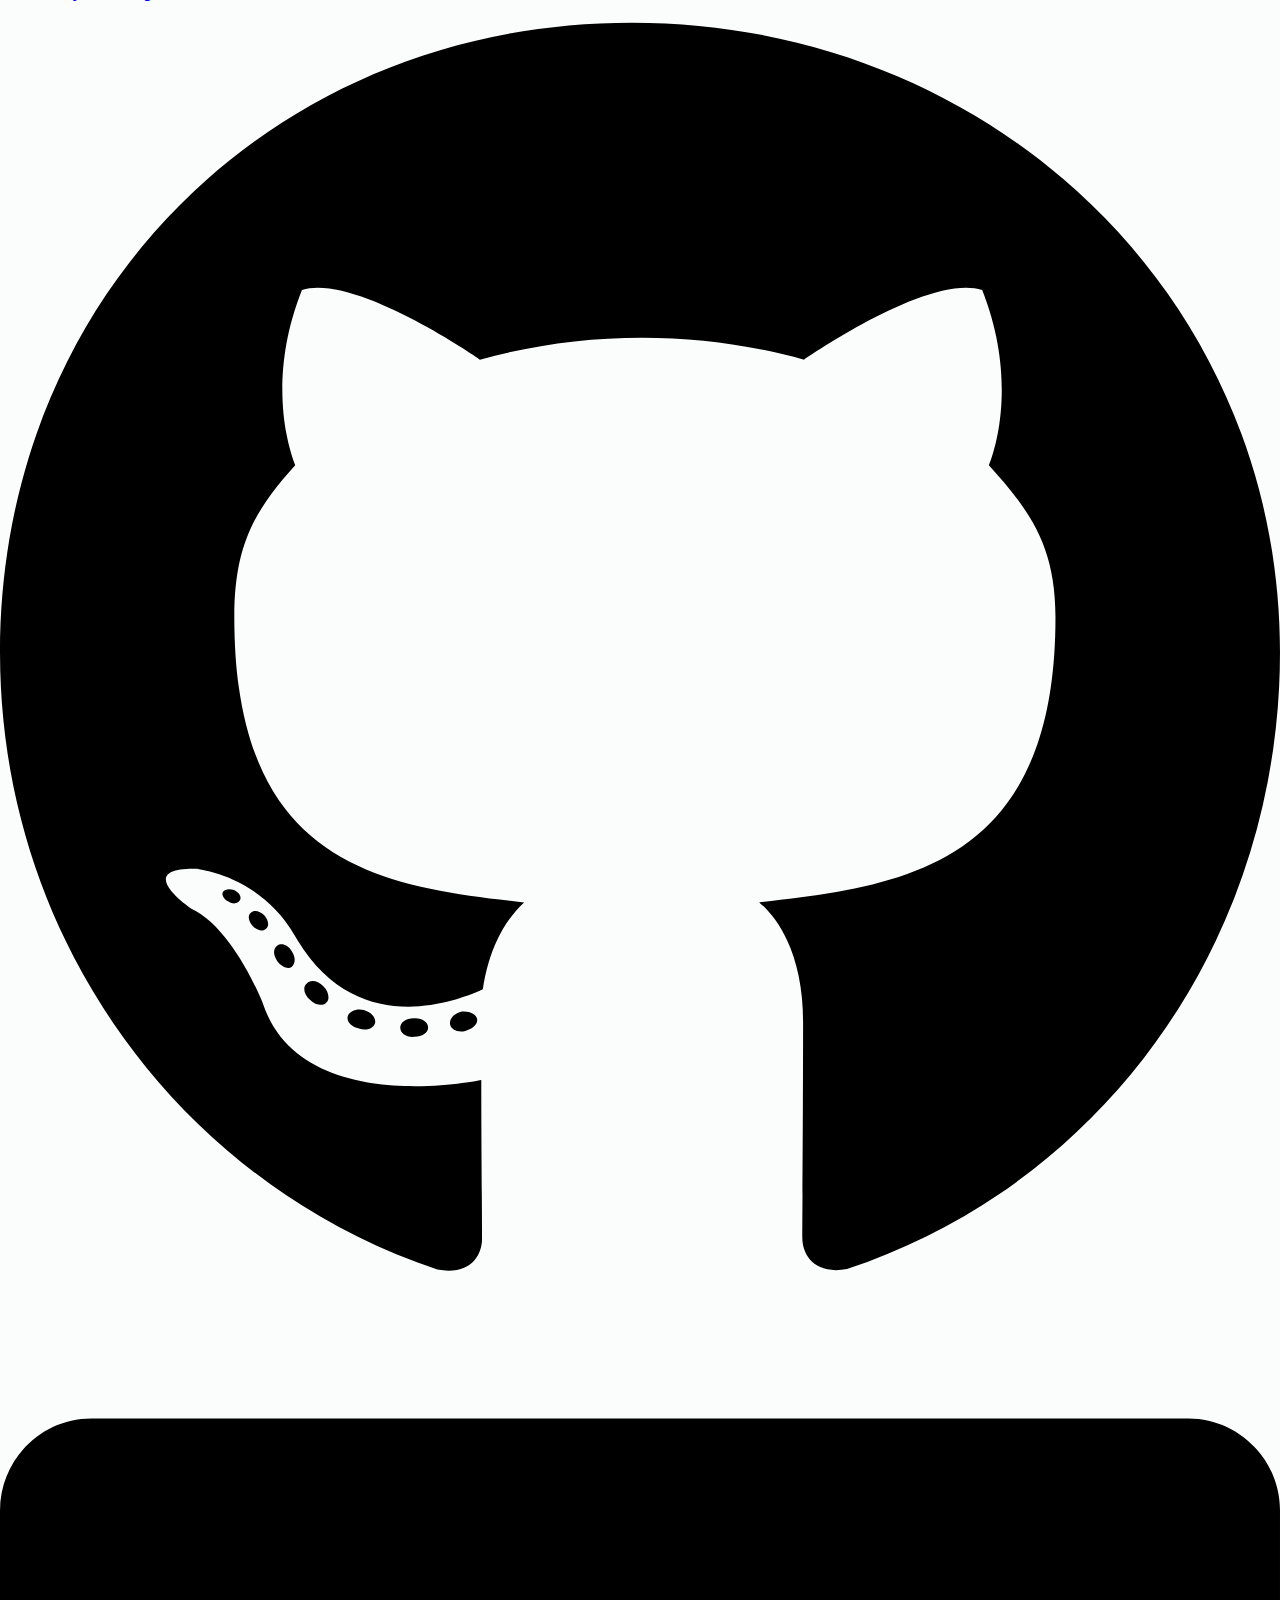
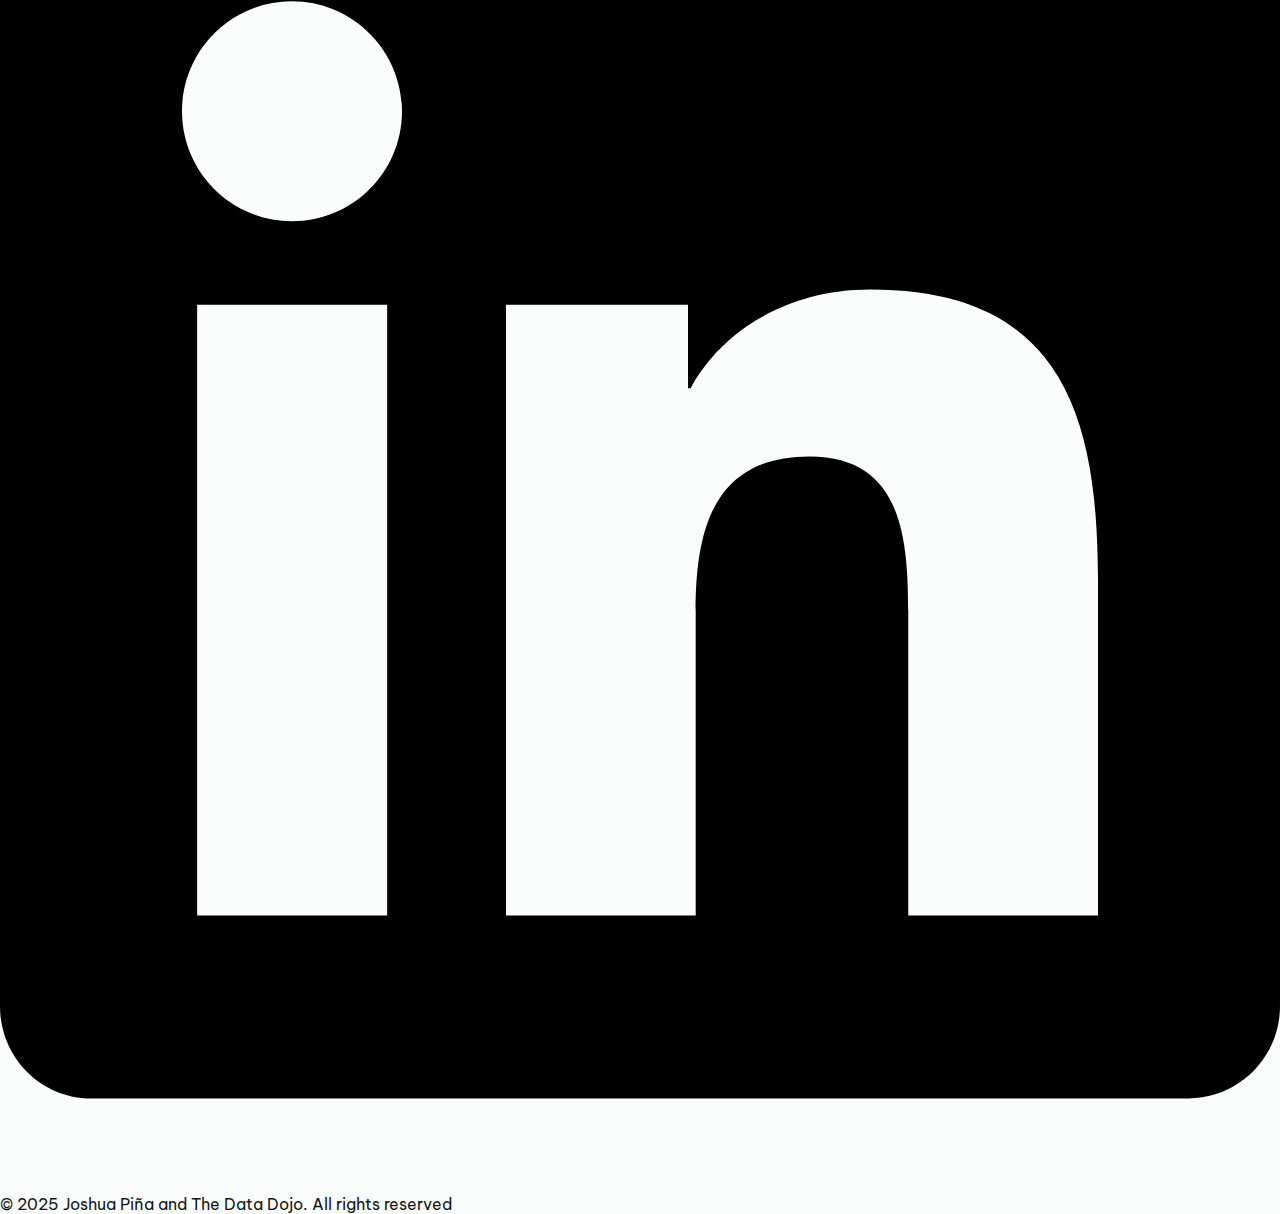
<file: pages/blog.html>
<!DOCTYPE html>
<html lang="en">
<head>
  <meta charset="UTF-8" />
  <meta name="viewport" content="width=device-width, initial-scale=1.0" />
  <title>Blog - Joshua Piña</title>
  <link rel="stylesheet" href="../styles.css" />
  <link rel="preconnect" href="https://fonts.googleapis.com">
  <link rel="preconnect" href="https://fonts.gstatic.com" crossorigin>
  <link href="https://fonts.googleapis.com/css2?family=Be+Vietnam+Pro:wght@400;700;900&display=swap" rel="stylesheet">
</head>

<body>
  <header class="navbar">
    <div class="logo">
      <span>&#9654;</span>
      <strong><a href="../index.html">Home</a></strong>
    </div>
    <nav class="nav-links">
        <a href="primer.html">The Primer</a>   
        <a href="projects.html">Projects</a>
        <a href="blog.html">Blog</a>
        <a href="aboutme.html">About Me</a>
        <div class="icons">
        <span class="bell"></span>
        <img class="avatar" src="../images/charmeleon.jpg" alt="Profile">
      </div>
    </nav>
  </header>

  <section class="blog-hero">
    <h1>The Sedulous Mind</h1>
    <p>Thoughts, insights, and deep dives into my projects and journey</p>
  </section>

  <div class="blog-content">
    <!-- Featured/Personal Posts -->
    <section class="blog-section">
      <h2>Personal Journey</h2>
      <div class="blog-grid">
        <article class="blog-card">
          <h3>Who is Joshua Piña?</h3>
          <p>An introduction to my background, journey into data science, and what drives my passion for machine learning and web development.</p>
          <div class="blog-meta">
            <span>Coming Soon</span>
            <span class="blog-status coming-soon">Draft</span>
          </div>
        </article>
        
        <article class="blog-card">
          <h3>A Data Science Journey at GSU</h3>
          <p>Reflecting on my academic path, the challenges I faced, and the key lessons learned throughout my data science program.</p>
          <div class="blog-meta">
            <span>Coming Soon</span>
            <span class="blog-status coming-soon">Draft</span>
          </div>
        </article>
        
        <article class="blog-card">
          <h3>My Machine Learning Decision Tree</h3>
          <p>How I approach ML problems: my framework for choosing algorithms, preprocessing techniques, and evaluation metrics.</p>
          <div class="blog-meta">
            <span>Coming Soon</span>
            <span class="blog-status coming-soon">Draft</span>
          </div>
        </article>
      </div>
    </section>

    <!-- Project Deep Dives -->
    <section class="blog-section">
      <h2>Project Deep Dives</h2>
      <div class="blog-grid">
        <article class="blog-card project-post">
          <div class="project-badge">Project Blog</div>
          <h3>ML for<br> HNSCC</h3>
          <p>Deep dive into my ML capstone: multi-modal classification of CT scans and how machine learning can improve treatment planning for head and neck cancer patients.</p>
          <div class="blog-meta">
            <span>Coming Soon</span>
            <span class="blog-status coming-soon">In Progress</span>
          </div>
        </article>
        
        <article class="blog-card project-post">
          <div class="project-badge">Project Blog</div>
          <h3>Fantasy <br>Football Analysis and ML Modeling</h3>
          <p>Statistical analysis of 9 years of league data, expected value calculations, and finding mathematical edges in draft strategy.</p>
          <div class="blog-meta">
            <span>Coming Soon</span>
            <span class="blog-status coming-soon">Draft</span>
          </div>
        </article>
        
        <article class="blog-card project-post">
          <div class="project-badge">Blog</div>
          <h3>The Original Primer</h3>
          <p>Building my WebDev capstone: a comprehensive study platform that transformed how I organize learning materials and collaborate with peers.</p>
          <div class="blog-meta">
            <span>Coming Soon</span>
            <span class="blog-status coming-soon">Draft</span>
          </div>
        </article>
        
        <article class="blog-card project-post">
          <div class="project-badge">Reflection Blog</div>
          <h3>Compass Primed: <br>The Primer's Evolution</h3>
          <p>How The Primer evolved beyond a simple study tool into a comprehensive learning ecosystem with enhanced features and user experience.</p>
          <div class="blog-meta">
            <span>Coming Soon</span>
            <span class="blog-status coming-soon">Draft</span>
          </div>
        </article>
        
        <article class="blog-card project-post">
          <div class="project-badge">Project Blog</div>
          <h3>My Living Library</h3>
          <p>The evolution of my DSA capstone: building a dynamic, searchable knowledge base that grows with every learning experience.</p>
          <div class="blog-meta">
            <span>Coming Soon</span>
            <span class="blog-status coming-soon">Draft</span>
          </div>
        </article>
        
        <article class="blog-card project-post">
          <div class="project-badge">Project Blog</div>
          <h3>What exactly<br> is Project 1001?</h3>
          <p>Unveiling the mystery behind Project 1001: the ambitious undertaking that combines all my passions into one comprehensive initiative.</p>
          <div class="blog-meta">
            <span>Coming Soon</span>
            <span class="blog-status coming-soon">Draft</span>
          </div>
        </article>
      </div>
    </section>
  </div>

  <footer>
    <div class="footer-container">
      <div class="footer-content">
        <div class="footer-links">
          <a class="footer-link" href="../index.html">Home</a>
          <a class="footer-link" href="projects.html">Projects</a>
          <a class="footer-link" href="blog.html">Blog</a>
          <a class="footer-link" href="../aboutme.html">About Me</a>
        </div>
        
        <div class="social-links">
          <a href="https://github.com/JoshuaPina" aria-label="GitHub Profile">
            <svg xmlns="http://www.w3.org/2000/svg" viewBox="0 0 496 512">
              <path d="M165.9 397.4c0 2-2.3 3.6-5.2 3.6-3.3 .3-5.6-1.3-5.6-3.6 0-2 2.3-3.6 5.2-3.6 3-.3 5.6 1.3 5.6 3.6zm-31.1-4.5c-.7 2 1.3 4.3 4.3 4.9 2.6 1 5.6 0 6.2-2s-1.3-4.3-4.3-5.2c-2.6-.7-5.5 .3-6.2 2.3zm44.2-1.7c-2.9 .7-4.9 2.6-4.6 4.9 .3 2 2.9 3.3 5.9 2.6 2.9-.7 4.9-2.6 4.6-4.6-.3-1.9-3-3.2-5.9-2.9zM244.8 8C106.1 8 0 113.3 0 252c0 110.9 69.8 205.8 169.5 239.2 12.8 2.3 17.3-5.6 17.3-12.1 0-6.2-.3-40.4-.3-61.4 0 0-70 15-84.7-29.8 0 0-11.4-29.1-27.8-36.6 0 0-22.9-15.7 1.6-15.4 0 0 24.9 2 38.6 25.8 21.9 38.6 58.6 27.5 72.9 20.9 2.3-16 8.8-27.1 16-33.7-55.9-6.2-112.3-14.3-112.3-110.5 0-27.5 7.6-41.3 23.6-58.9-2.6-6.5-11.1-33.3 2.6-67.9 20.9-6.5 69 27 69 27 20-5.6 41.5-8.5 62.8-8.5s42.8 2.9 62.8 8.5c0 0 48.1-33.6 69-27 13.7 34.7 5.2 61.4 2.6 67.9 16 17.7 25.8 31.5 25.8 58.9 0 96.5-58.9 104.2-114.8 110.5 9.2 7.9 17 22.9 17 46.4 0 33.7-.3 75.4-.3 83.6 0 6.5 4.6 14.4 17.3 12.1C428.2 457.8 496 362.9 496 252 496 113.3 383.5 8 244.8 8zM97.2 352.9c-1.3 1-1 3.3 .7 5.2 1.6 1.6 3.9 2.3 5.2 1 1.3-1 1-3.3-.7-5.2-1.6-1.6-3.9-2.3-5.2-1zm-10.8-8.1c-.7 1.3 .3 2.9 2.3 3.9 1.6 1 3.6 .7 4.3-.7 .7-1.3-.3-2.9-2.3-3.9-2-.6-3.6-.3-4.3 .7zm32.4 35.6c-1.6 1.3-1 4.3 1.3 6.2 2.3 2.3 5.2 2.6 6.5 1 1.3-1.3 .7-4.3-1.3-6.2-2.2-2.3-5.2-2.6-6.5-1zm-11.4-14.7c-1.6 1-1.6 3.6 0 5.9 1.6 2.3 4.3 3.3 5.6 2.3 1.6-1.3 1.6-3.9 0-6.2-1.4-2.3-4-3.3-5.6-2z"/>
            </svg>
          </a>
          <a href="https://www.linkedin.com/in/joshuadpina/" aria-label="LinkedIn Profile">
            <svg xmlns="http://www.w3.org/2000/svg" viewBox="0 0 448 512">
              <path d="M416 32H31.9C14.3 32 0 46.5 0 64.3v383.4C0 465.5 14.3 480 31.9 480H416c17.6 0 32-14.5 32-32.3V64.3c0-17.8-14.4-32.3-32-32.3zM135.4 416H69V202.2h66.5V416zm-33.2-243c-21.3 0-38.5-17.3-38.5-38.5S80.9 96 102.2 96c21.2 0 38.5 17.3 38.5 38.5 0 21.3-17.2 38.5-38.5 38.5zm282.1 243h-66.4V312c0-24.8-.5-56.7-34.5-56.7-34.6 0-39.9 27-39.9 54.9V416h-66.4V202.2h63.7v29.2h.9c8.9-16.8 30.6-34.5 62.9-34.5 67.2 0 79.7 44.3 79.7 101.9V416z"/>
            </svg>
          </a>
        </div>
        
        <div class="footer-copyright">
          &copy; 2025 Joshua Piña and The Data Dojo. All rights reserved
        </div>
      </div>
    </div>
  </footer>
</body>
</html>
</file>
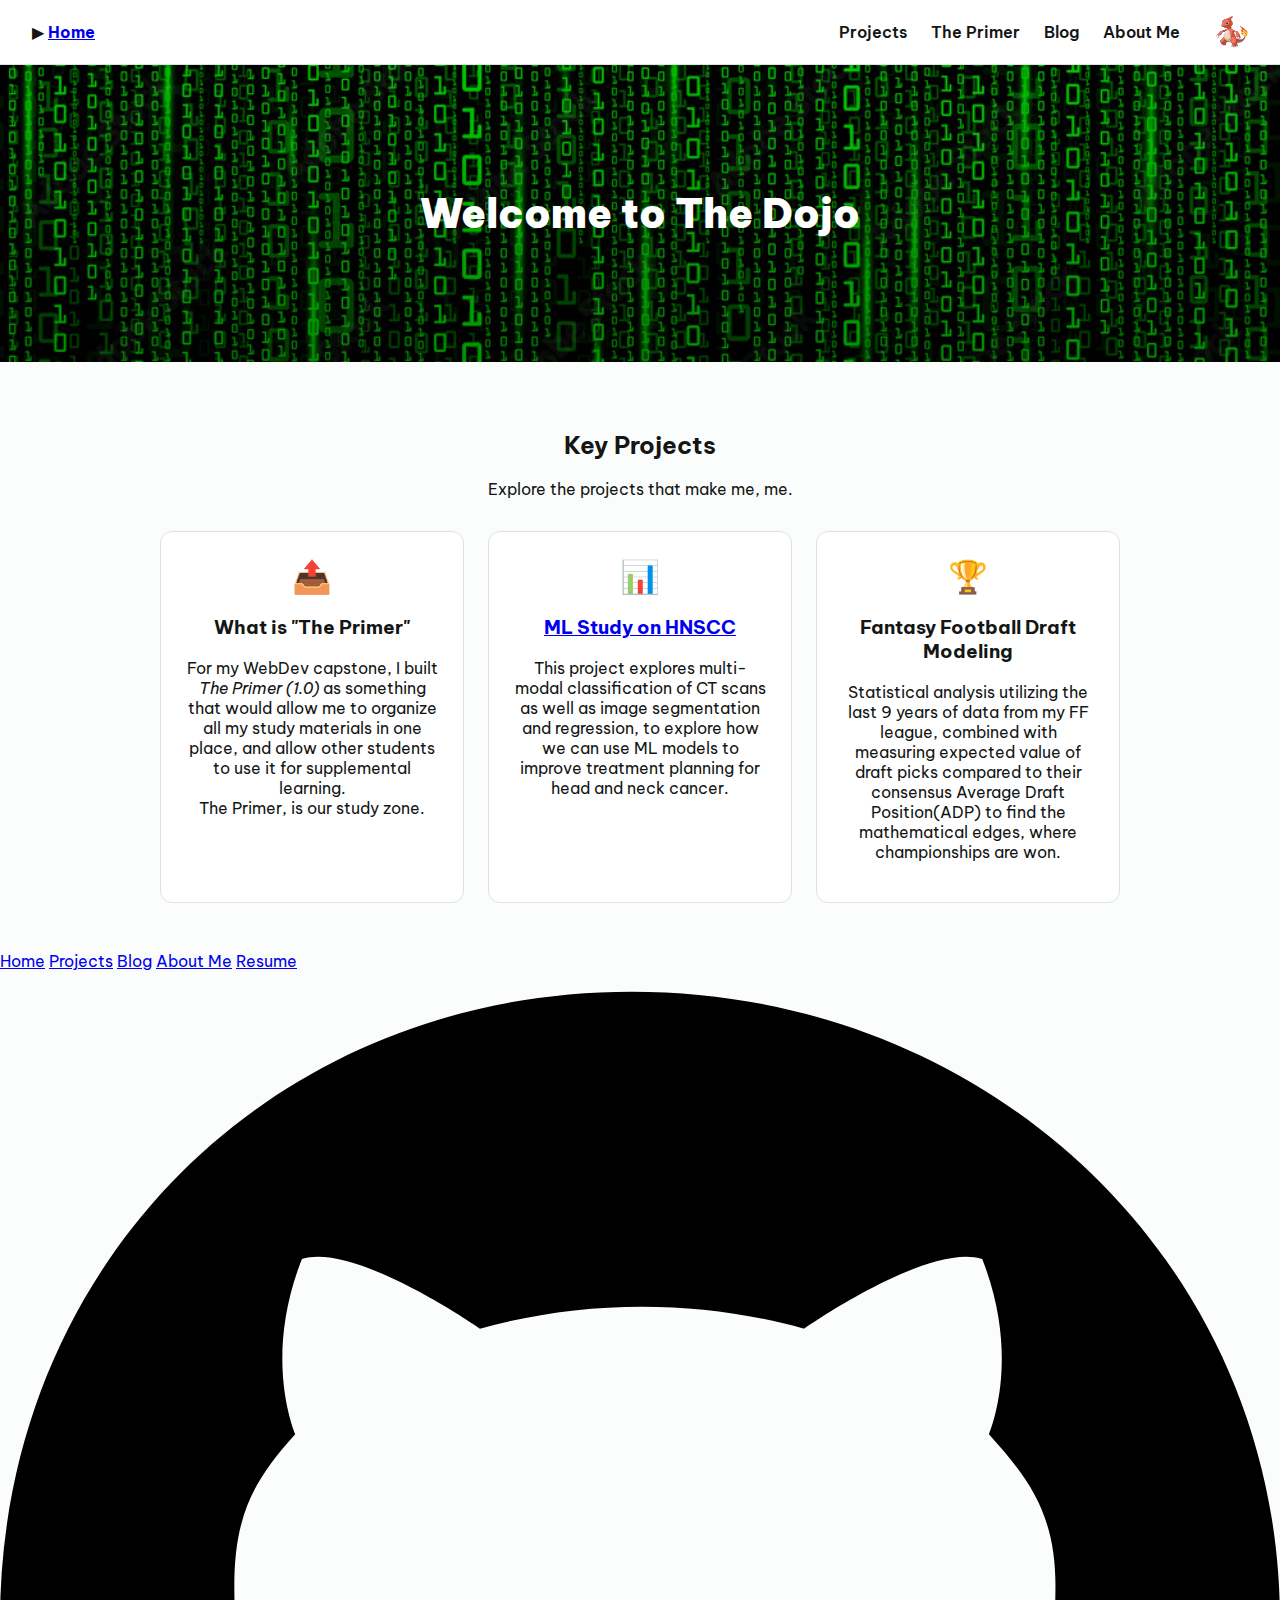
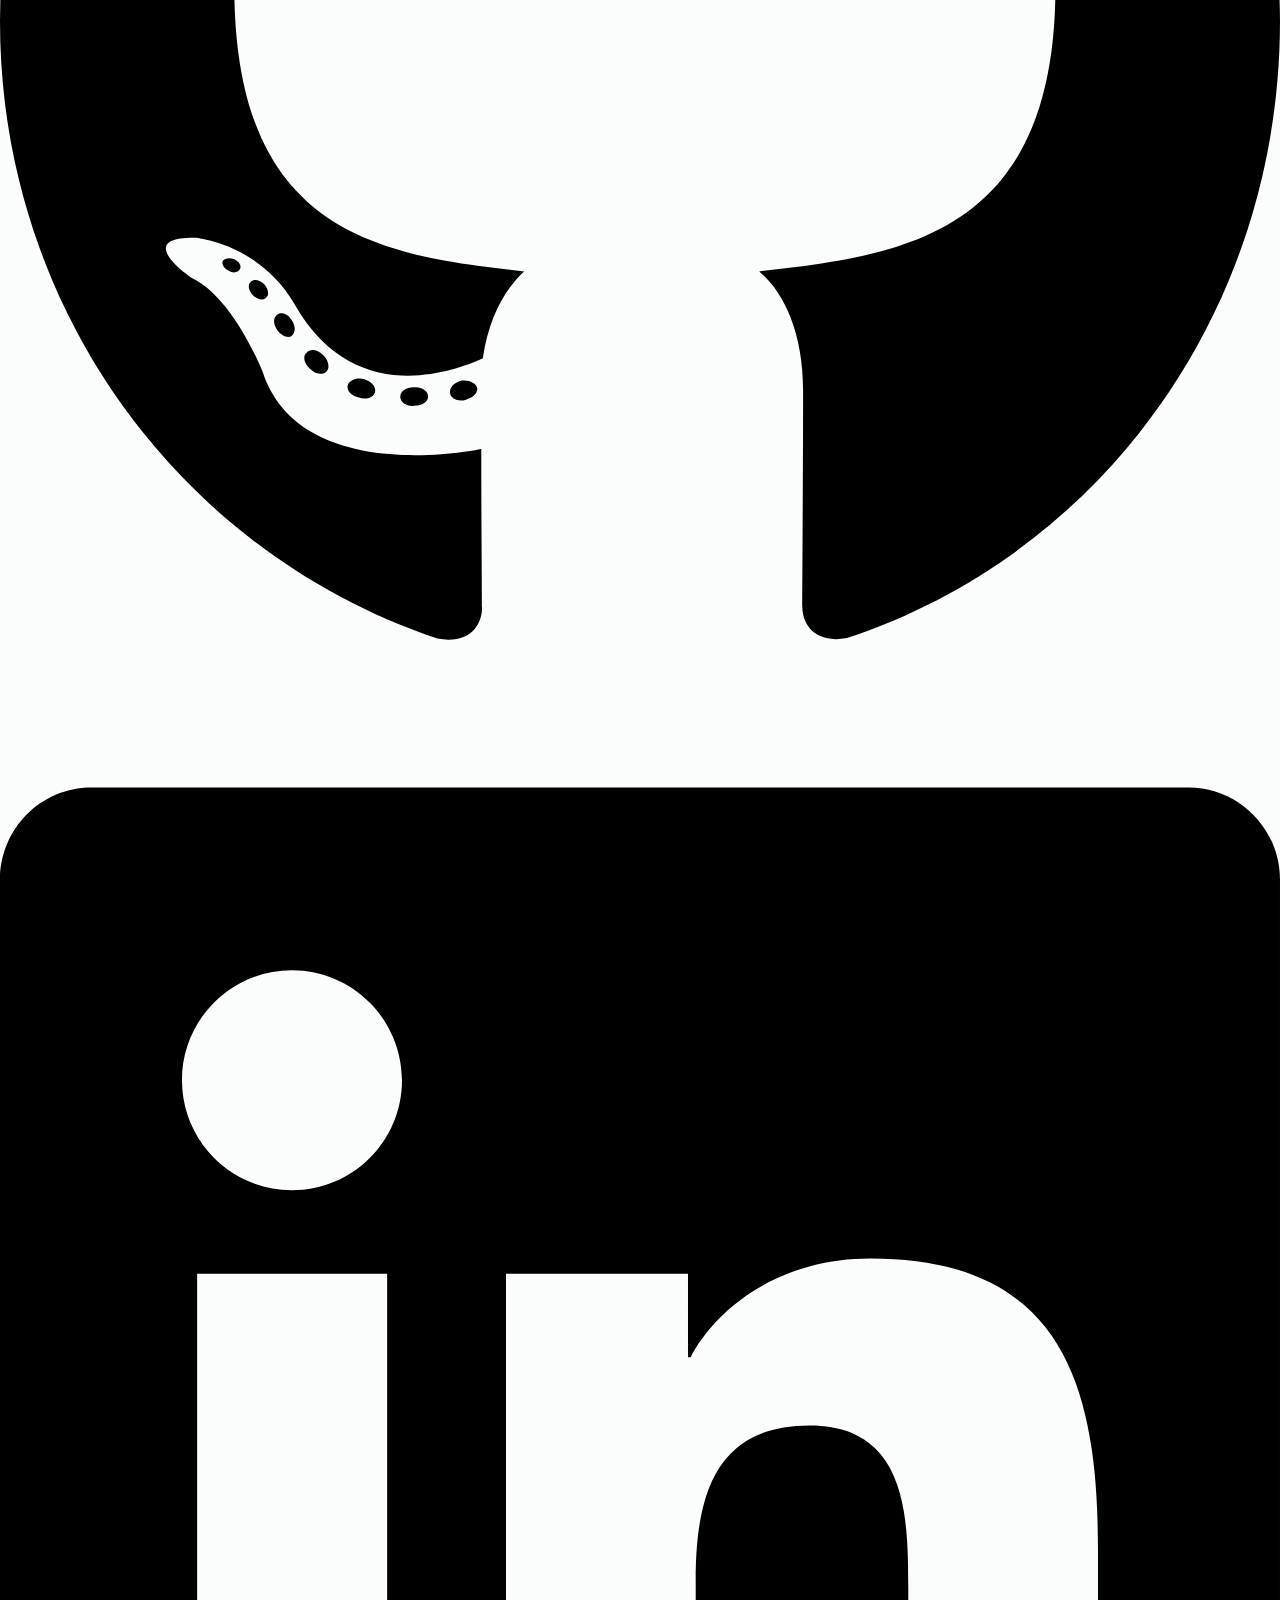
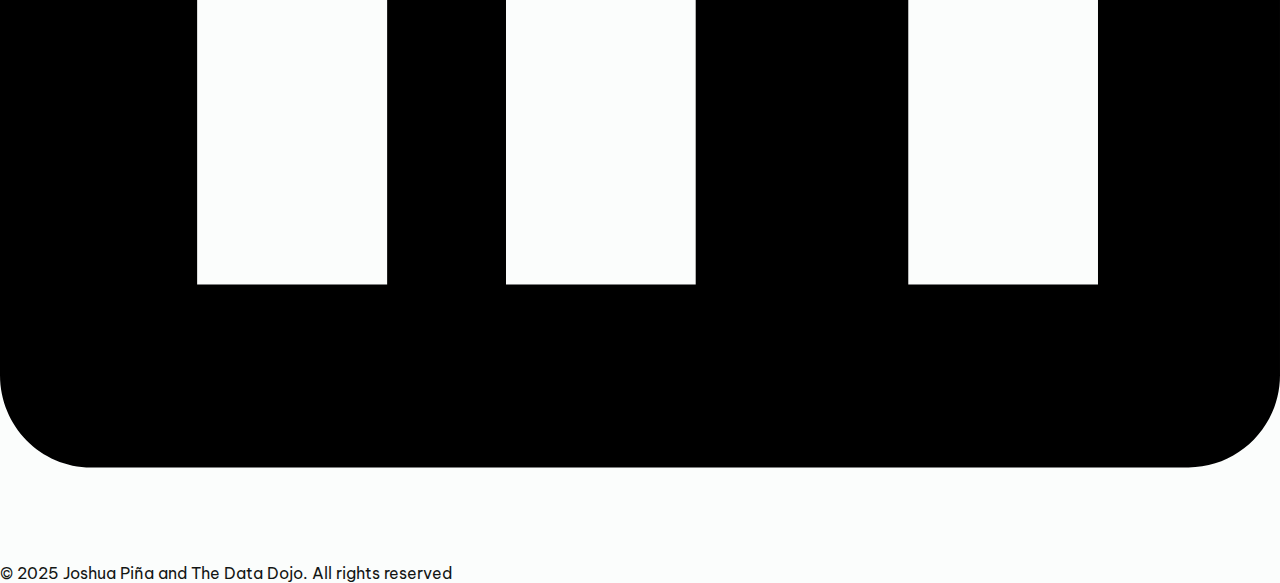
<file: pages/home.html>
<!DOCTYPE html>
<html lang="en">
<head>
  <meta charset="UTF-8" />
  <meta name="viewport" content="width=device-width, initial-scale=1.0" />
  <title>The Primer</title>
  <link rel="stylesheet" href="../styles.css" />
  <link rel="preconnect" href="https://fonts.googleapis.com">
  <link rel="preconnect" href="https://fonts.gstatic.com" crossorigin>
  <link href="https://fonts.googleapis.com/css2?family=Be+Vietnam+Pro:wght@400;700;900&display=swap" rel="stylesheet">
</head>
<body>
  <header class="navbar">
    <div class="logo">
      <span>&#9654;</span>
      <strong><a href="home.html">Home</a></strong>
    </div>
    <nav class="nav-links">      
      <a href="projects.html">Projects</a>
      <a href="primer.html">The Primer</a>
      <a href="blog.html">Blog</a>
      <a href="aboutme.html">About Me</a>
      
      <div class="icons">
        <span class="bell"></span>
        <img class="avatar" src="../images/charmeleon.jpg" alt="Profile">
      </div>
    </nav>
  </header>

  <section class="hero">
    <div class="overlay">
      <h1>Welcome to The Dojo</h1>
    </div>
  </section>

  <section class="features">
    <h2>Key Projects</h2>
    <p>Explore the projects that make me, me.</p>
    <div class="feature-grid">
      <div class="feature-card">
        <div class="icon">📤</div>
        <h3>What is "The Primer"</h3>
        <p> For my WebDev capstone, I built <em> The Primer (1.0)</em> as something that would allow me to organize all my study materials in one place, and allow other students to use it for supplemental learning.<br>The Primer, is our study zone. </p>
      </div>
      <div class="feature-card">
        <div class="icon">📊</div>
        <h3><a href="https://joshuapina.github.io/KBRT-for-HNSCC/" target="_blank">ML Study on HNSCC</a></h3>
        <p>This project explores multi-modal classification of CT scans as well as image segmentation and regression, to explore how we can use ML models to improve treatment planning for head and neck cancer.</p>
      </div>
      <div class="feature-card">
        <div class="icon">🏆</div>
        <h3>Fantasy Football Draft Modeling</h3>
        <p>Statistical analysis utilizing the last 9 years of data from my FF league, combined with measuring expected value of draft picks compared to their consensus Average Draft Position(ADP) to find the mathematical edges, where championships are won.</p>
      </div>
    </div>
  </section>

<footer>
  <div class="footer-container">
    <div class="footer-content">
      <div class="footer-links">
        <a class="footer-link" href="pages/home.html">Home</a>
        <a class="footer-link" href="pages/projects.html">Projects</a>
        <a class="footer-link" href="pages/blog.html">Blog</a>
        <a class="footer-link" href="pages/aboutme.html">About Me</a>
        <a class="footer-link" href="resume.html">Resume</a>
      </div>
      
      <div class="social-links">
        <a href="https://github.com/JoshuaPina" aria-label="GitHub Profile">
          <svg xmlns="http://www.w3.org/2000/svg" viewBox="0 0 496 512">
            <path d="M165.9 397.4c0 2-2.3 3.6-5.2 3.6-3.3 .3-5.6-1.3-5.6-3.6 0-2 2.3-3.6 5.2-3.6 3-.3 5.6 1.3 5.6 3.6zm-31.1-4.5c-.7 2 1.3 4.3 4.3 4.9 2.6 1 5.6 0 6.2-2s-1.3-4.3-4.3-5.2c-2.6-.7-5.5 .3-6.2 2.3zm44.2-1.7c-2.9 .7-4.9 2.6-4.6 4.9 .3 2 2.9 3.3 5.9 2.6 2.9-.7 4.9-2.6 4.6-4.6-.3-1.9-3-3.2-5.9-2.9zM244.8 8C106.1 8 0 113.3 0 252c0 110.9 69.8 205.8 169.5 239.2 12.8 2.3 17.3-5.6 17.3-12.1 0-6.2-.3-40.4-.3-61.4 0 0-70 15-84.7-29.8 0 0-11.4-29.1-27.8-36.6 0 0-22.9-15.7 1.6-15.4 0 0 24.9 2 38.6 25.8 21.9 38.6 58.6 27.5 72.9 20.9 2.3-16 8.8-27.1 16-33.7-55.9-6.2-112.3-14.3-112.3-110.5 0-27.5 7.6-41.3 23.6-58.9-2.6-6.5-11.1-33.3 2.6-67.9 20.9-6.5 69 27 69 27 20-5.6 41.5-8.5 62.8-8.5s42.8 2.9 62.8 8.5c0 0 48.1-33.6 69-27 13.7 34.7 5.2 61.4 2.6 67.9 16 17.7 25.8 31.5 25.8 58.9 0 96.5-58.9 104.2-114.8 110.5 9.2 7.9 17 22.9 17 46.4 0 33.7-.3 75.4-.3 83.6 0 6.5 4.6 14.4 17.3 12.1C428.2 457.8 496 362.9 496 252 496 113.3 383.5 8 244.8 8zM97.2 352.9c-1.3 1-1 3.3 .7 5.2 1.6 1.6 3.9 2.3 5.2 1 1.3-1 1-3.3-.7-5.2-1.6-1.6-3.9-2.3-5.2-1zm-10.8-8.1c-.7 1.3 .3 2.9 2.3 3.9 1.6 1 3.6 .7 4.3-.7 .7-1.3-.3-2.9-2.3-3.9-2-.6-3.6-.3-4.3 .7zm32.4 35.6c-1.6 1.3-1 4.3 1.3 6.2 2.3 2.3 5.2 2.6 6.5 1 1.3-1.3 .7-4.3-1.3-6.2-2.2-2.3-5.2-2.6-6.5-1zm-11.4-14.7c-1.6 1-1.6 3.6 0 5.9 1.6 2.3 4.3 3.3 5.6 2.3 1.6-1.3 1.6-3.9 0-6.2-1.4-2.3-4-3.3-5.6-2z"/>
          </svg>
        </a>
        <a href="https://www.linkedin.com/in/joshuadpina/" aria-label="LinkedIn Profile">
          <svg xmlns="http://www.w3.org/2000/svg" viewBox="0 0 448 512">
            <path d="M416 32H31.9C14.3 32 0 46.5 0 64.3v383.4C0 465.5 14.3 480 31.9 480H416c17.6 0 32-14.5 32-32.3V64.3c0-17.8-14.4-32.3-32-32.3zM135.4 416H69V202.2h66.5V416zm-33.2-243c-21.3 0-38.5-17.3-38.5-38.5S80.9 96 102.2 96c21.2 0 38.5 17.3 38.5 38.5 0 21.3-17.2 38.5-38.5 38.5zm282.1 243h-66.4V312c0-24.8-.5-56.7-34.5-56.7-34.6 0-39.9 27-39.9 54.9V416h-66.4V202.2h63.7v29.2h.9c8.9-16.8 30.6-34.5 62.9-34.5 67.2 0 79.7 44.3 79.7 101.9V416z"/>
          </svg>
        </a>
      </div>
      
      <div class="footer-copyright">
        &copy; 2025 Joshua Piña and The Data Dojo. All rights reserved
      </div>
    </div>
  </div>
</footer>
</body>
</html>
</file>
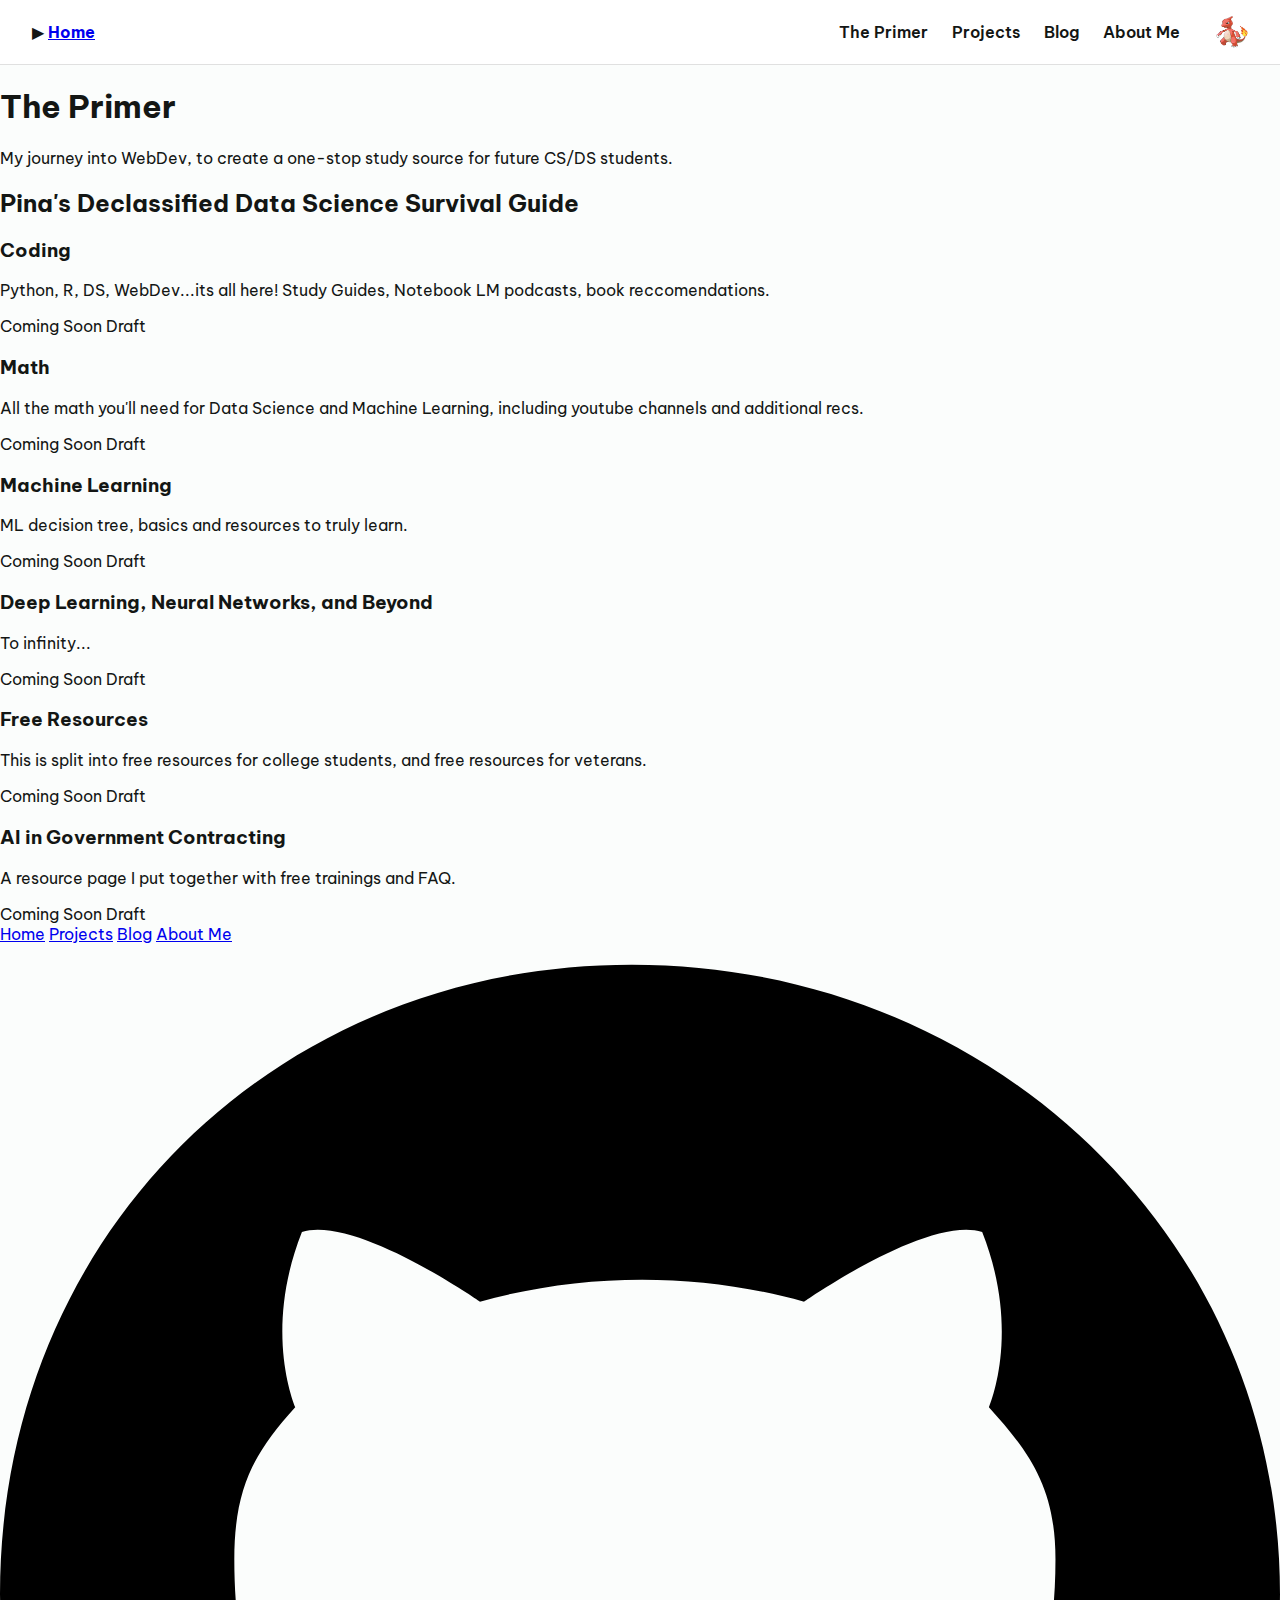
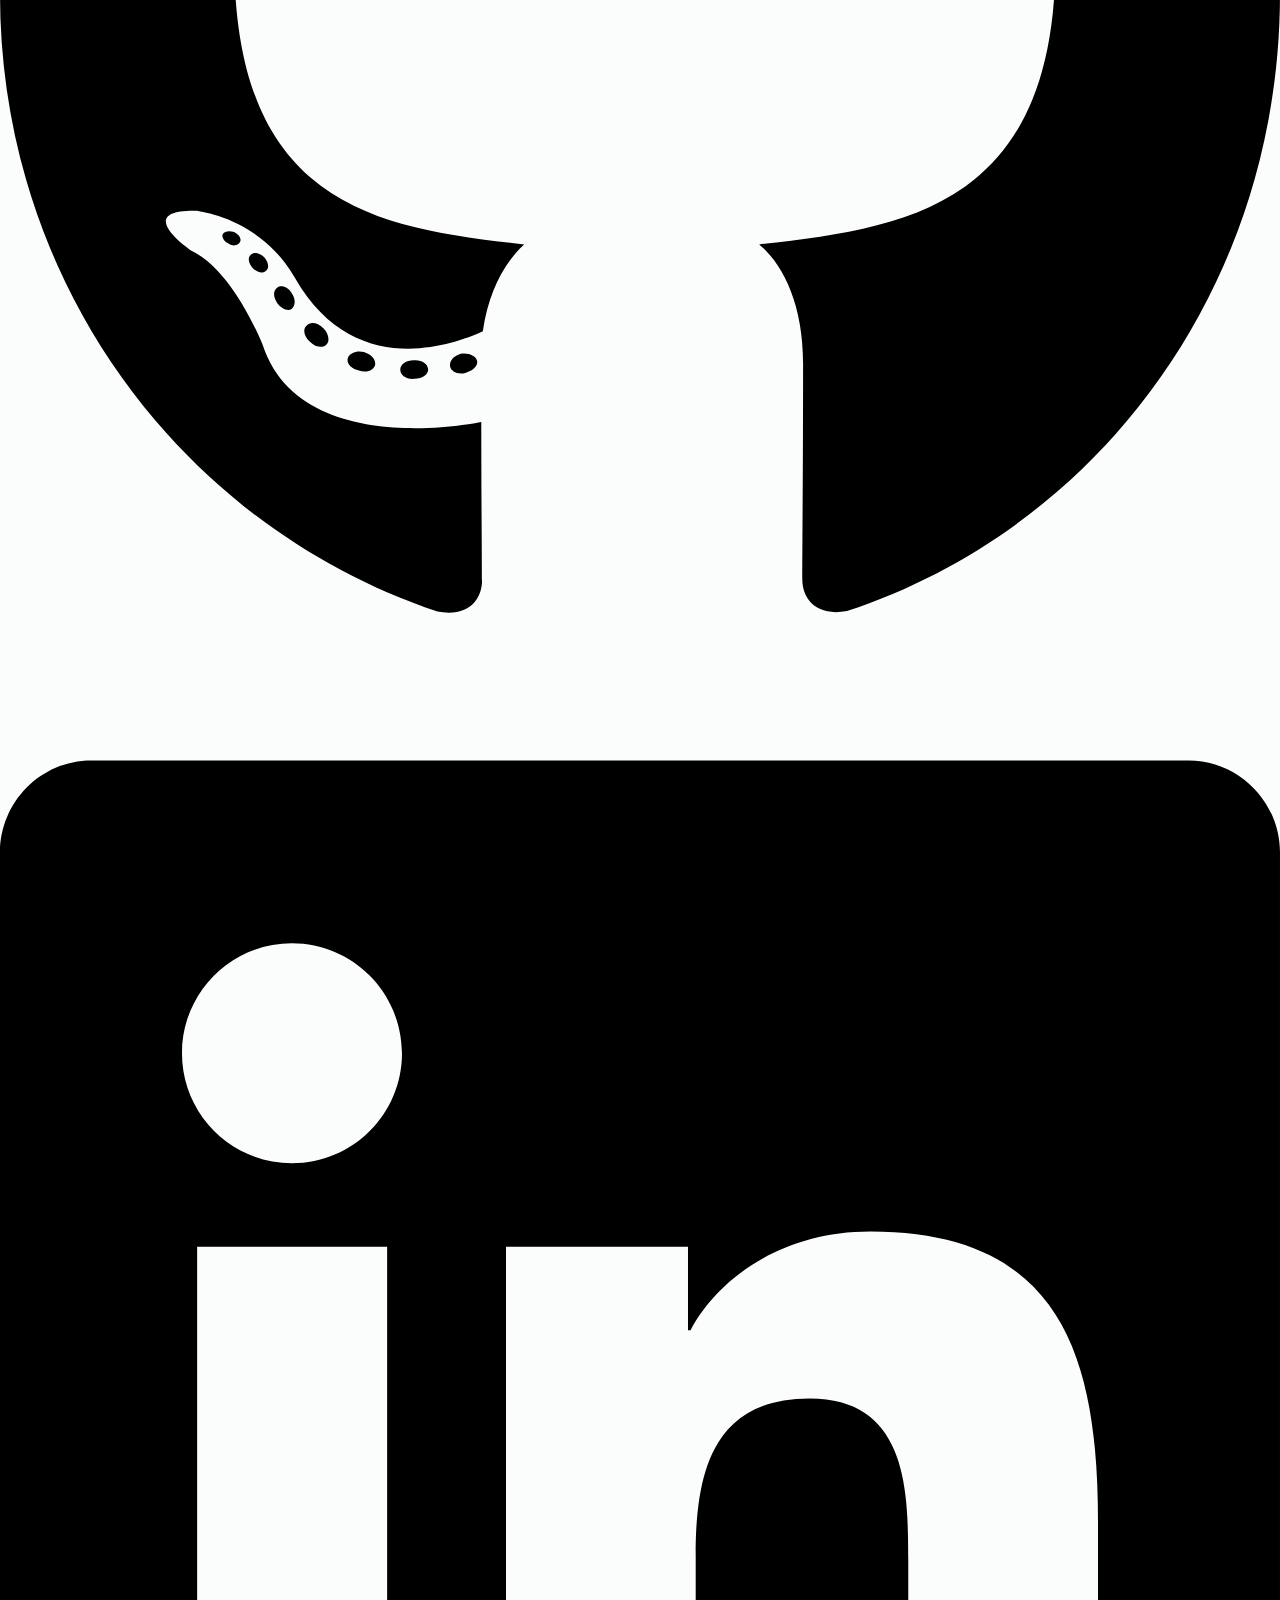
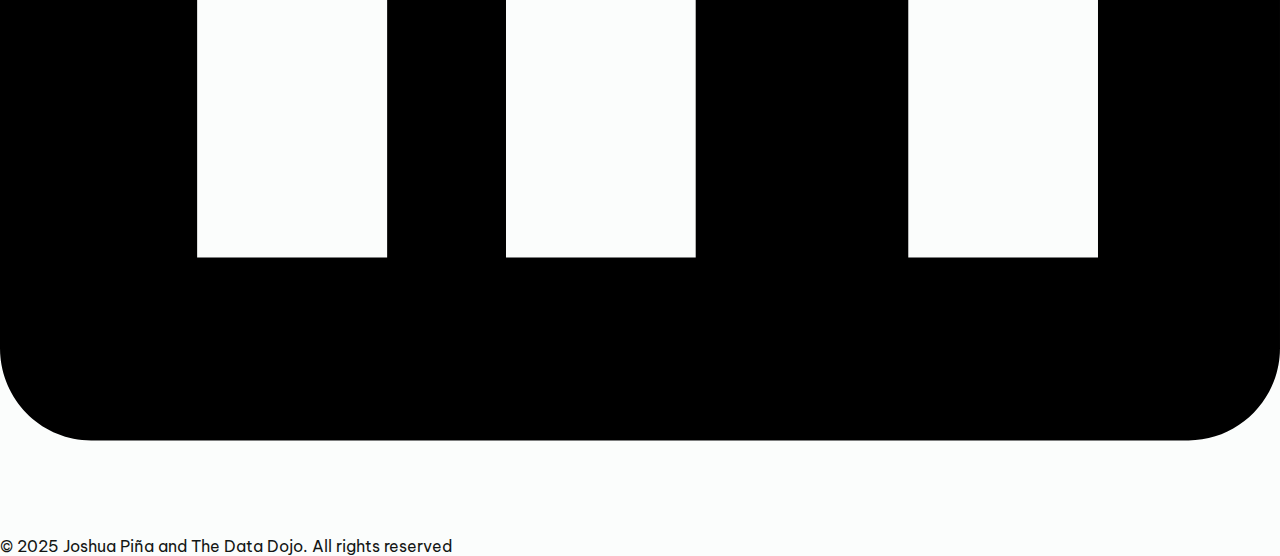
<file: pages/primer.html>
<!DOCTYPE html>
<html lang="en">
<head>
  <meta charset="UTF-8" />
  <meta name="viewport" content="width=device-width, initial-scale=1.0" />
  <title>The Primer - Joshua Piña</title>
  <link rel="stylesheet" href="../styles.css" />
  <link rel="preconnect" href="https://fonts.googleapis.com">
  <link rel="preconnect" href="https://fonts.gstatic.com" crossorigin>
  <link href="https://fonts.googleapis.com/css2?family=Be+Vietnam+Pro:wght@400;700;900&display=swap" rel="stylesheet">
</head>

<body>
  <header class="navbar">
    <div class="logo">
      <span>&#9654;</span>
      <strong><a href="../index.html">Home</a></strong>
    </div>
    <nav class="nav-links">
        <a href="primer.html">The Primer</a>   
        <a href="projects.html">Projects</a>
        <a href="blog.html">Blog</a>
        <a href="aboutme.html">About Me</a>
        <div class="icons">
        <span class="bell"></span>
        <img class="avatar" src="../images/charmeleon.jpg" alt="Profile">
      </div>
    </nav>
  </header>

  <section class="blog-hero">
    <h1>The Primer</h1>
    <p>My journey into WebDev, to create a one-stop study source for future CS/DS students.</p>
  </section>

  <div class="blog-content">
    <!-- Featured/Personal Posts -->
    <section class="blog-section">
      <h2>Pina's Declassified Data Science Survival Guide</h2>
      <div class="blog-grid">
        <article class="blog-card">
          <h3>Coding</h3>
          <p>Python, R, DS, WebDev...its all here! Study Guides, Notebook LM podcasts, book reccomendations.</p>
          <div class="blog-meta">
            <span>Coming Soon</span>
            <span class="blog-status coming-soon">Draft</span>
          </div>
        </article>
        
        <article class="blog-card">
          <h3>Math</h3>
          <p>All the math you'll need for Data Science and Machine Learning, including youtube channels and additional recs.</p>
          <div class="blog-meta">
            <span>Coming Soon</span>
            <span class="blog-status coming-soon">Draft</span>
          </div>
        </article>
        
        <article class="blog-card">
          <h3>Machine Learning</h3>
          <p>ML decision tree, basics and resources to truly learn.</p>
          <div class="blog-meta">
            <span>Coming Soon</span>
            <span class="blog-status coming-soon">Draft</span>
          </div>
        </article>

        <article class="blog-card">
          <h3>Deep Learning, Neural Networks, and Beyond </h3>
          <p>To infinity...</p>
          <div class="blog-meta">
            <span>Coming Soon</span>
            <span class="blog-status coming-soon">Draft</span>
          </div>
        </article>

        <article class="blog-card">
          <h3>Free Resources</h3>
          <p>This is split into free resources for college students, and free resources for veterans.</p>
          <div class="blog-meta">
            <span>Coming Soon</span>
            <span class="blog-status coming-soon">Draft</span>
          </div>
        </article>

        <article class="blog-card">
          <h3>AI in Government Contracting</h3>
          <p>A resource page I put together with free trainings and FAQ.</p>
          <div class="blog-meta">
            <span>Coming Soon</span>
            <span class="blog-status coming-soon">Draft</span>
          </div>
        </article>

      </div>
    </section>
  </div>

  <footer>
    <div class="footer-container">
      <div class="footer-content">
        <div class="footer-links">
          <a class="footer-link" href="../index.html">Home</a>
          <a class="footer-link" href="projects.html">Projects</a>
          <a class="footer-link" href="blog.html">Blog</a>
          <a class="footer-link" href="../aboutme.html">About Me</a>
        </div>
        
        <div class="social-links">
          <a href="https://github.com/JoshuaPina" aria-label="GitHub Profile">
            <svg xmlns="http://www.w3.org/2000/svg" viewBox="0 0 496 512">
              <path d="M165.9 397.4c0 2-2.3 3.6-5.2 3.6-3.3 .3-5.6-1.3-5.6-3.6 0-2 2.3-3.6 5.2-3.6 3-.3 5.6 1.3 5.6 3.6zm-31.1-4.5c-.7 2 1.3 4.3 4.3 4.9 2.6 1 5.6 0 6.2-2s-1.3-4.3-4.3-5.2c-2.6-.7-5.5 .3-6.2 2.3zm44.2-1.7c-2.9 .7-4.9 2.6-4.6 4.9 .3 2 2.9 3.3 5.9 2.6 2.9-.7 4.9-2.6 4.6-4.6-.3-1.9-3-3.2-5.9-2.9zM244.8 8C106.1 8 0 113.3 0 252c0 110.9 69.8 205.8 169.5 239.2 12.8 2.3 17.3-5.6 17.3-12.1 0-6.2-.3-40.4-.3-61.4 0 0-70 15-84.7-29.8 0 0-11.4-29.1-27.8-36.6 0 0-22.9-15.7 1.6-15.4 0 0 24.9 2 38.6 25.8 21.9 38.6 58.6 27.5 72.9 20.9 2.3-16 8.8-27.1 16-33.7-55.9-6.2-112.3-14.3-112.3-110.5 0-27.5 7.6-41.3 23.6-58.9-2.6-6.5-11.1-33.3 2.6-67.9 20.9-6.5 69 27 69 27 20-5.6 41.5-8.5 62.8-8.5s42.8 2.9 62.8 8.5c0 0 48.1-33.6 69-27 13.7 34.7 5.2 61.4 2.6 67.9 16 17.7 25.8 31.5 25.8 58.9 0 96.5-58.9 104.2-114.8 110.5 9.2 7.9 17 22.9 17 46.4 0 33.7-.3 75.4-.3 83.6 0 6.5 4.6 14.4 17.3 12.1C428.2 457.8 496 362.9 496 252 496 113.3 383.5 8 244.8 8zM97.2 352.9c-1.3 1-1 3.3 .7 5.2 1.6 1.6 3.9 2.3 5.2 1 1.3-1 1-3.3-.7-5.2-1.6-1.6-3.9-2.3-5.2-1zm-10.8-8.1c-.7 1.3 .3 2.9 2.3 3.9 1.6 1 3.6 .7 4.3-.7 .7-1.3-.3-2.9-2.3-3.9-2-.6-3.6-.3-4.3 .7zm32.4 35.6c-1.6 1.3-1 4.3 1.3 6.2 2.3 2.3 5.2 2.6 6.5 1 1.3-1.3 .7-4.3-1.3-6.2-2.2-2.3-5.2-2.6-6.5-1zm-11.4-14.7c-1.6 1-1.6 3.6 0 5.9 1.6 2.3 4.3 3.3 5.6 2.3 1.6-1.3 1.6-3.9 0-6.2-1.4-2.3-4-3.3-5.6-2z"/>
            </svg>
          </a>
          <a href="https://www.linkedin.com/in/joshuadpina/" aria-label="LinkedIn Profile">
            <svg xmlns="http://www.w3.org/2000/svg" viewBox="0 0 448 512">
              <path d="M416 32H31.9C14.3 32 0 46.5 0 64.3v383.4C0 465.5 14.3 480 31.9 480H416c17.6 0 32-14.5 32-32.3V64.3c0-17.8-14.4-32.3-32-32.3zM135.4 416H69V202.2h66.5V416zm-33.2-243c-21.3 0-38.5-17.3-38.5-38.5S80.9 96 102.2 96c21.2 0 38.5 17.3 38.5 38.5 0 21.3-17.2 38.5-38.5 38.5zm282.1 243h-66.4V312c0-24.8-.5-56.7-34.5-56.7-34.6 0-39.9 27-39.9 54.9V416h-66.4V202.2h63.7v29.2h.9c8.9-16.8 30.6-34.5 62.9-34.5 67.2 0 79.7 44.3 79.7 101.9V416z"/>
            </svg>
          </a>
        </div>
        
        <div class="footer-copyright">
          &copy; 2025 Joshua Piña and The Data Dojo. All rights reserved
        </div>
      </div>
    </div>
  </footer>
</body>
</html>
</file>
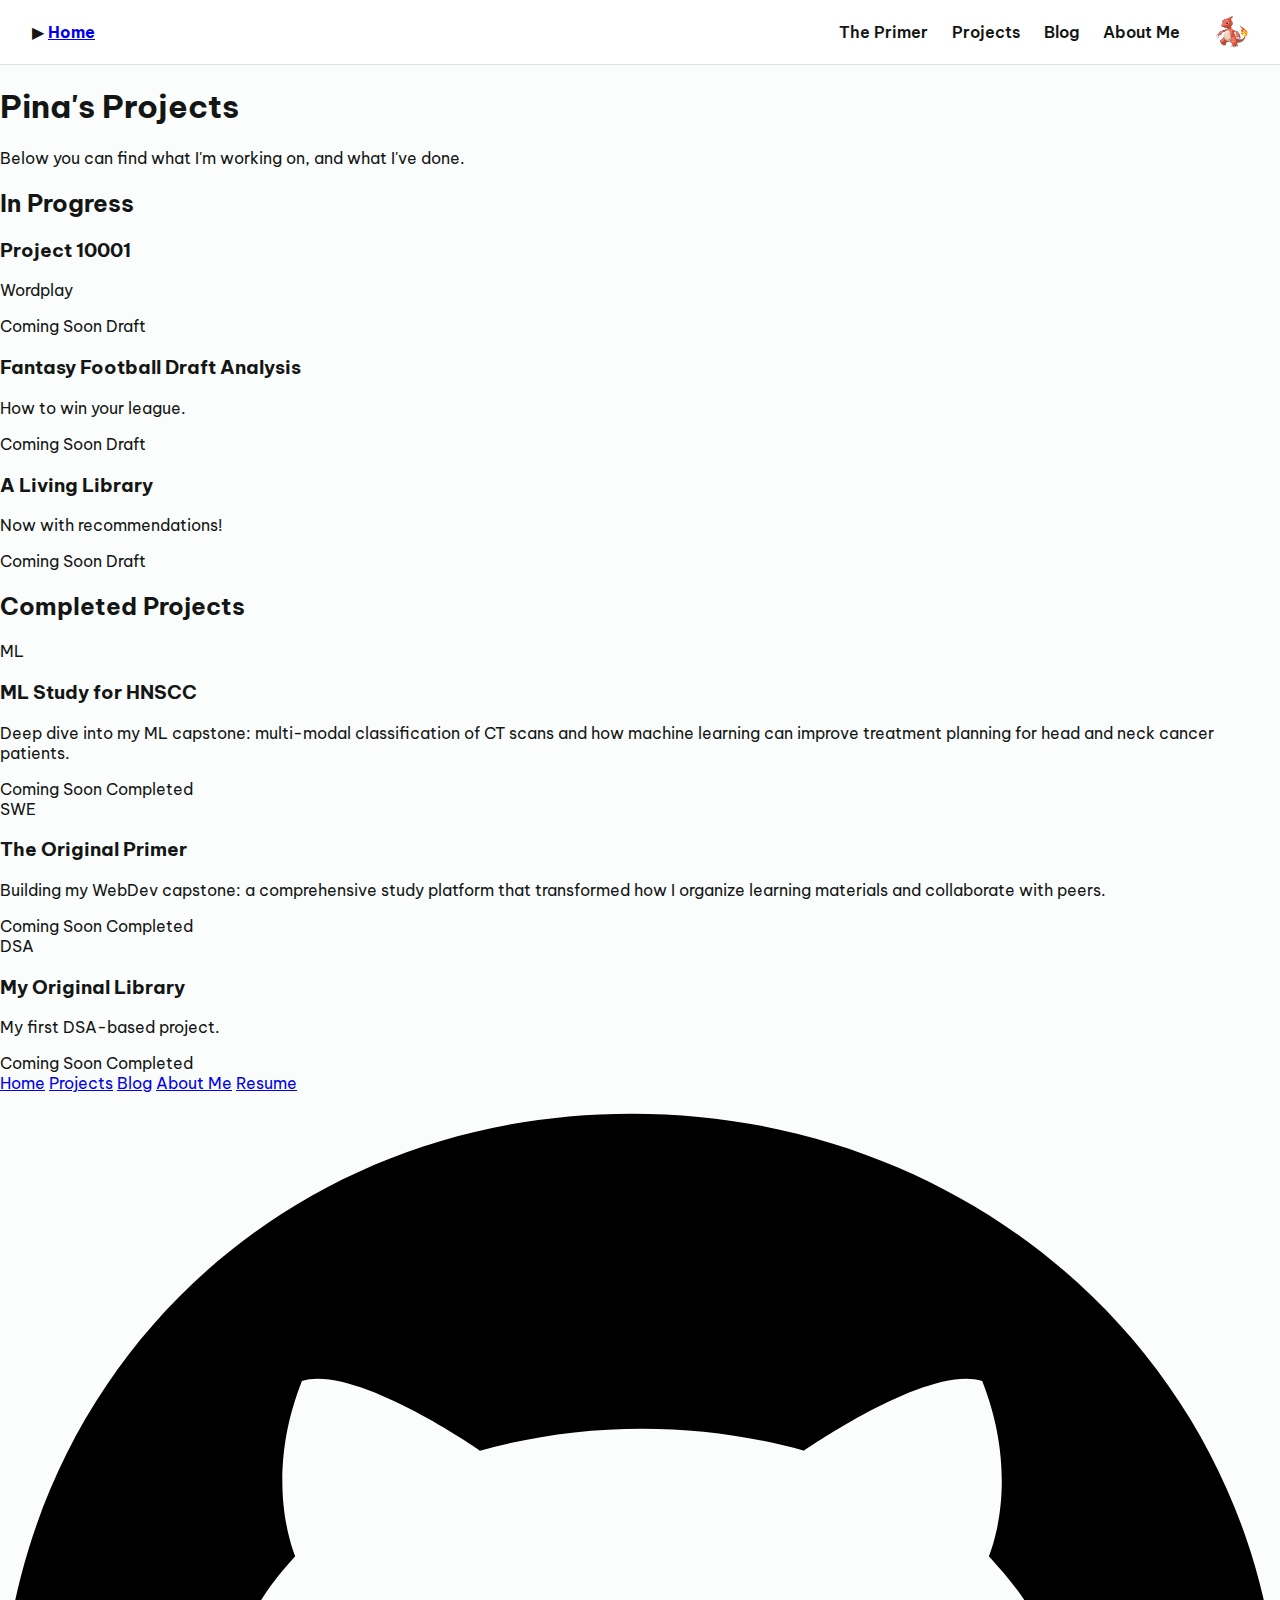
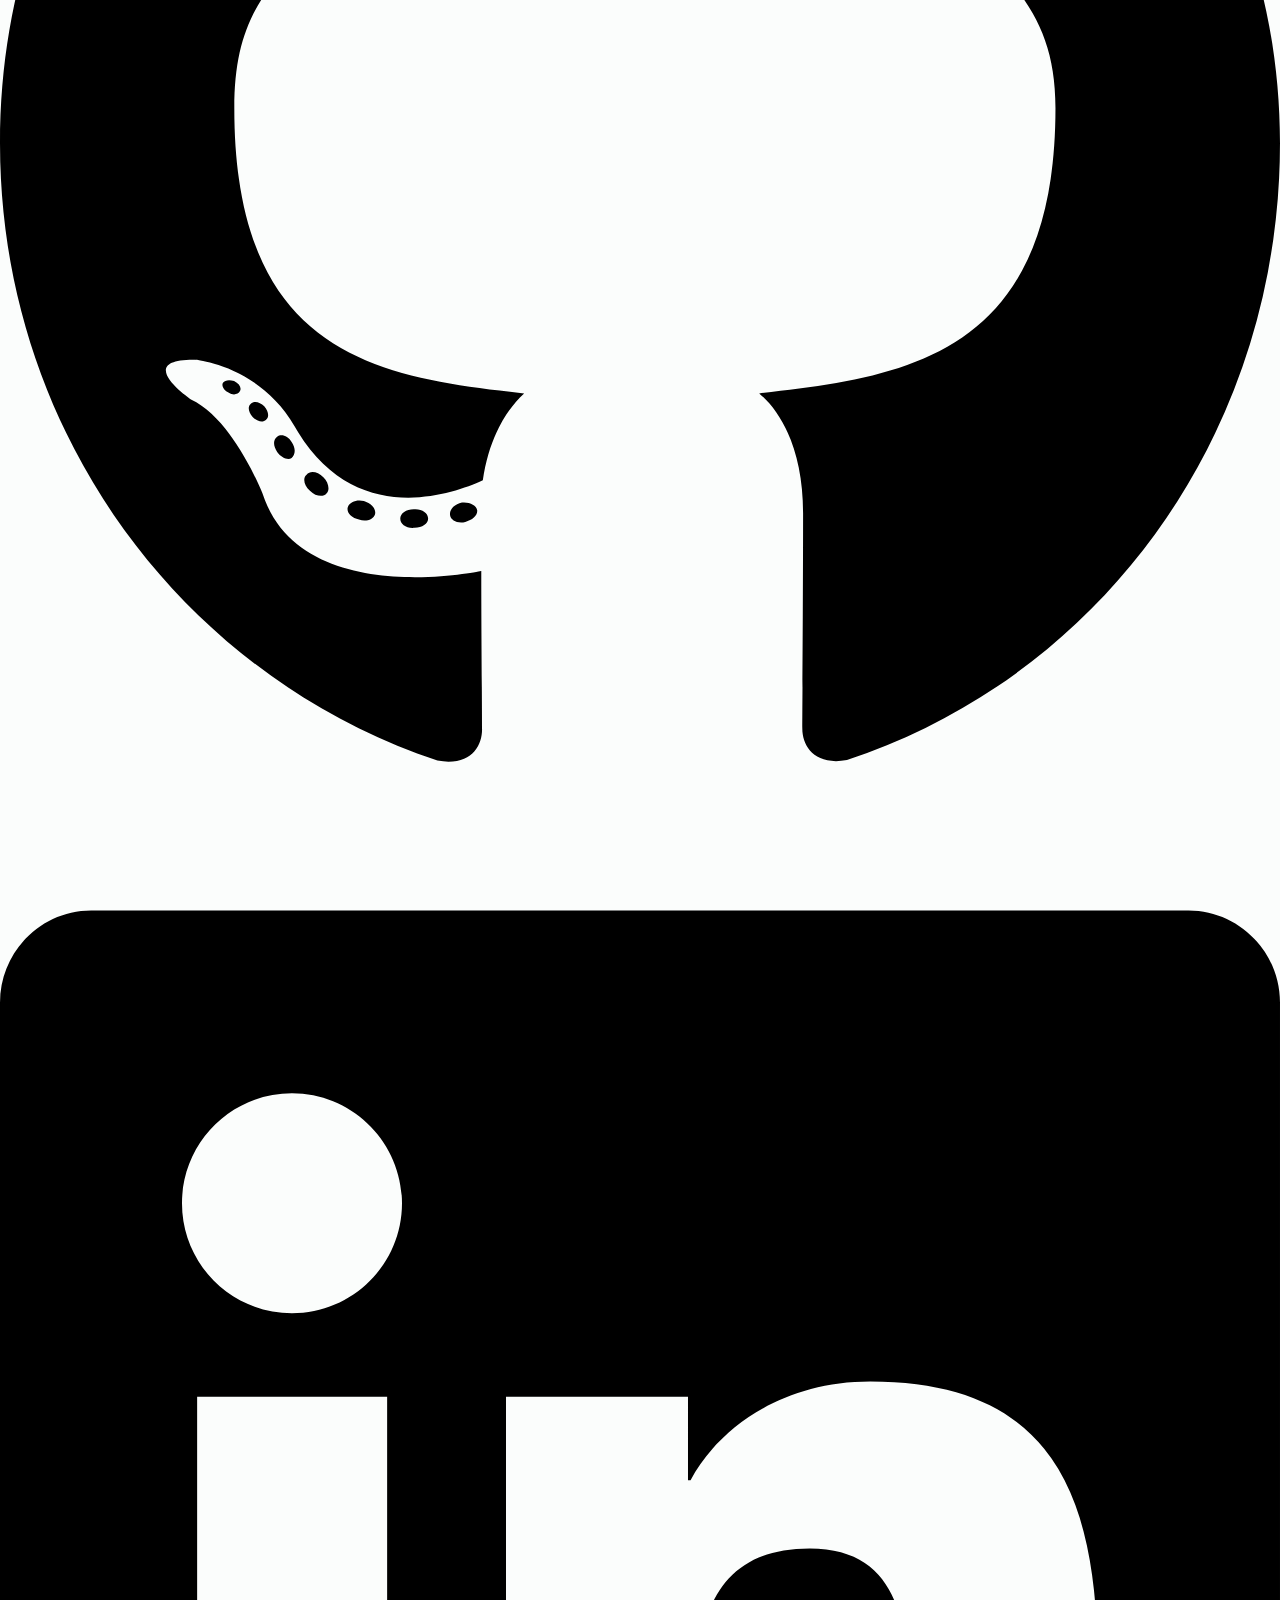
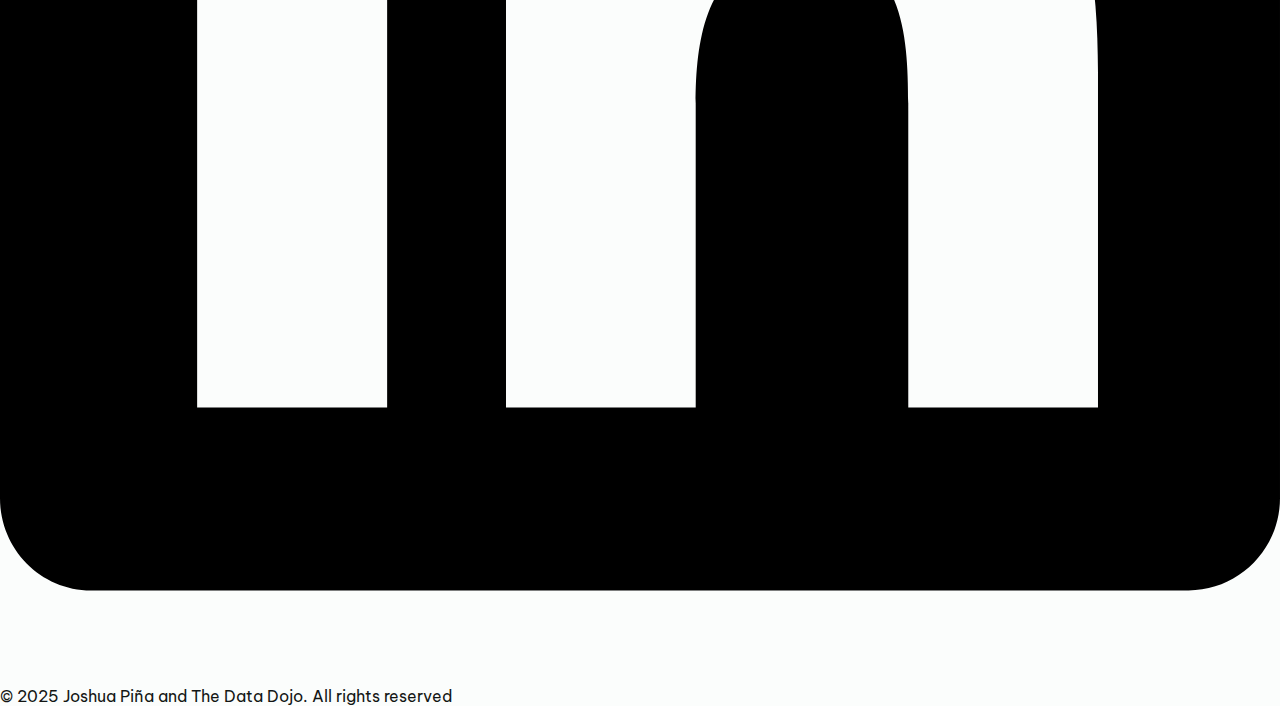
<file: pages/projects.html>
<!DOCTYPE html>
<html lang="en">
<head>
  <meta charset="UTF-8" />
  <meta name="viewport" content="width=device-width, initial-scale=1.0" />
  <title>Projects - Joshua Piña</title>
  <link rel="stylesheet" href="../styles.css" />
  <link rel="preconnect" href="https://fonts.googleapis.com">
  <link rel="preconnect" href="https://fonts.gstatic.com" crossorigin>
  <link href="https://fonts.googleapis.com/css2?family=Be+Vietnam+Pro:wght@400;700;900&display=swap" rel="stylesheet">
  
</head>

<body>
  <header class="navbar">
    <div class="logo">
      <span>&#9654;</span>
      <strong><a href="home.html">Home</a></strong>
    </div>
    <nav class="nav-links">
        <a href="primer.html">The Primer</a>   
        <a href="projects.html">Projects</a>
        <a href="blog.html">Blog</a>
        <a href="aboutme.html">About Me</a>
        <div class="icons">
        <span class="bell"></span>
        <img class="avatar" src="../images/charmeleon.jpg" alt="Profile">
      </div>
    </nav>
  </header>

  <section class="blog-hero">
    <h1>Pina's Projects</h1>
    <p>Below you can find what I'm working on, and what I've done.</p>
  </section>

  <div class="blog-content">
    <!-- Working on -->
    <section class="blog-section">
      <h2>In Progress</h2>
      <div class="blog-grid">
        <article class="blog-card">
          <h3>Project 10001</h3>
          <p>Wordplay</p>
          <div class="blog-meta">
            <span>Coming Soon</span>
            <span class="blog-status coming-soon">Draft</span>
          </div>
        </article>
        
        <article class="blog-card">
          <h3>Fantasy Football Draft Analysis</h3>
          <p>How to win your league.</p>
          <div class="blog-meta">
            <span>Coming Soon</span>
            <span class="blog-status coming-soon">Draft</span>
          </div>
        </article>
        
        <article class="blog-card">
          <h3>A Living Library</h3>
          <p>Now with recommendations!</p>
          <div class="blog-meta">
            <span>Coming Soon</span>
            <span class="blog-status coming-soon">Draft</span>
          </div>
        </article>
      </div>
    </section>

    <!-- Completed -->
    <section class="blog-section">
      <h2>Completed Projects</h2>
      <div class="blog-grid">
        <article class="blog-card project-post">
          <div class="project-badge">ML</div>
          <h3>ML Study for HNSCC</h3>
          <p>Deep dive into my ML capstone: multi-modal classification of CT scans and how machine learning can improve treatment planning for head and neck cancer patients.</p>
          <div class="blog-meta">
            <span>Coming Soon</span>
            <span class="blog-status coming-soon">Completed</span>
          </div>
        </article>
        
        

        
        <article class="blog-card project-post">
          <div class="project-badge">SWE</div>
          <h3>The Original Primer</h3>
          <p>Building my WebDev capstone: a comprehensive study platform that transformed how I organize learning materials and collaborate with peers.</p>
          <div class="blog-meta">
            <span>Coming Soon</span>
            <span class="blog-status coming-soon">Completed</span>
          </div>
        </article>
        
        <article class="blog-card project-post">
          <div class="project-badge">DSA</div>
          <h3>My Original Library</h3>
          <p>My first DSA-based project.</p>
          <div class="blog-meta">
            <span>Coming Soon</span>
            <span class="blog-status coming-soon">Completed</span>
          </div>
        </article>
        

  </div>

  <footer>
    <div class="footer-container">
      <div class="footer-content">
        <div class="footer-links">
          <a class="footer-link" href="home.html">Home</a>
          <a class="footer-link" href="projects.html">Projects</a>
          <a class="footer-link" href="blog.html">Blog</a>
          <a class="footer-link" href="aboutme.html">About Me</a>
          <a class="footer-link" href="resume.html">Resume</a>
        </div>
        
        <div class="social-links">
          <a href="https://github.com/JoshuaPina" aria-label="GitHub Profile">
            <svg xmlns="http://www.w3.org/2000/svg" viewBox="0 0 496 512">
              <path d="M165.9 397.4c0 2-2.3 3.6-5.2 3.6-3.3 .3-5.6-1.3-5.6-3.6 0-2 2.3-3.6 5.2-3.6 3-.3 5.6 1.3 5.6 3.6zm-31.1-4.5c-.7 2 1.3 4.3 4.3 4.9 2.6 1 5.6 0 6.2-2s-1.3-4.3-4.3-5.2c-2.6-.7-5.5 .3-6.2 2.3zm44.2-1.7c-2.9 .7-4.9 2.6-4.6 4.9 .3 2 2.9 3.3 5.9 2.6 2.9-.7 4.9-2.6 4.6-4.6-.3-1.9-3-3.2-5.9-2.9zM244.8 8C106.1 8 0 113.3 0 252c0 110.9 69.8 205.8 169.5 239.2 12.8 2.3 17.3-5.6 17.3-12.1 0-6.2-.3-40.4-.3-61.4 0 0-70 15-84.7-29.8 0 0-11.4-29.1-27.8-36.6 0 0-22.9-15.7 1.6-15.4 0 0 24.9 2 38.6 25.8 21.9 38.6 58.6 27.5 72.9 20.9 2.3-16 8.8-27.1 16-33.7-55.9-6.2-112.3-14.3-112.3-110.5 0-27.5 7.6-41.3 23.6-58.9-2.6-6.5-11.1-33.3 2.6-67.9 20.9-6.5 69 27 69 27 20-5.6 41.5-8.5 62.8-8.5s42.8 2.9 62.8 8.5c0 0 48.1-33.6 69-27 13.7 34.7 5.2 61.4 2.6 67.9 16 17.7 25.8 31.5 25.8 58.9 0 96.5-58.9 104.2-114.8 110.5 9.2 7.9 17 22.9 17 46.4 0 33.7-.3 75.4-.3 83.6 0 6.5 4.6 14.4 17.3 12.1C428.2 457.8 496 362.9 496 252 496 113.3 383.5 8 244.8 8zM97.2 352.9c-1.3 1-1 3.3 .7 5.2 1.6 1.6 3.9 2.3 5.2 1 1.3-1 1-3.3-.7-5.2-1.6-1.6-3.9-2.3-5.2-1zm-10.8-8.1c-.7 1.3 .3 2.9 2.3 3.9 1.6 1 3.6 .7 4.3-.7 .7-1.3-.3-2.9-2.3-3.9-2-.6-3.6-.3-4.3 .7zm32.4 35.6c-1.6 1.3-1 4.3 1.3 6.2 2.3 2.3 5.2 2.6 6.5 1 1.3-1.3 .7-4.3-1.3-6.2-2.2-2.3-5.2-2.6-6.5-1zm-11.4-14.7c-1.6 1-1.6 3.6 0 5.9 1.6 2.3 4.3 3.3 5.6 2.3 1.6-1.3 1.6-3.9 0-6.2-1.4-2.3-4-3.3-5.6-2z"/>
            </svg>
          </a>
          <a href="https://www.linkedin.com/in/joshuadpina/" aria-label="LinkedIn Profile">
            <svg xmlns="http://www.w3.org/2000/svg" viewBox="0 0 448 512">
              <path d="M416 32H31.9C14.3 32 0 46.5 0 64.3v383.4C0 465.5 14.3 480 31.9 480H416c17.6 0 32-14.5 32-32.3V64.3c0-17.8-14.4-32.3-32-32.3zM135.4 416H69V202.2h66.5V416zm-33.2-243c-21.3 0-38.5-17.3-38.5-38.5S80.9 96 102.2 96c21.2 0 38.5 17.3 38.5 38.5 0 21.3-17.2 38.5-38.5 38.5zm282.1 243h-66.4V312c0-24.8-.5-56.7-34.5-56.7-34.6 0-39.9 27-39.9 54.9V416h-66.4V202.2h63.7v29.2h.9c8.9-16.8 30.6-34.5 62.9-34.5 67.2 0 79.7 44.3 79.7 101.9V416z"/>
            </svg>
          </a>
        </div>
        
        <div class="footer-copyright">
          &copy; 2025 Joshua Piña and The Data Dojo. All rights reserved
        </div>
      </div>
    </div>
  </footer>
</body>
</html>
</file>
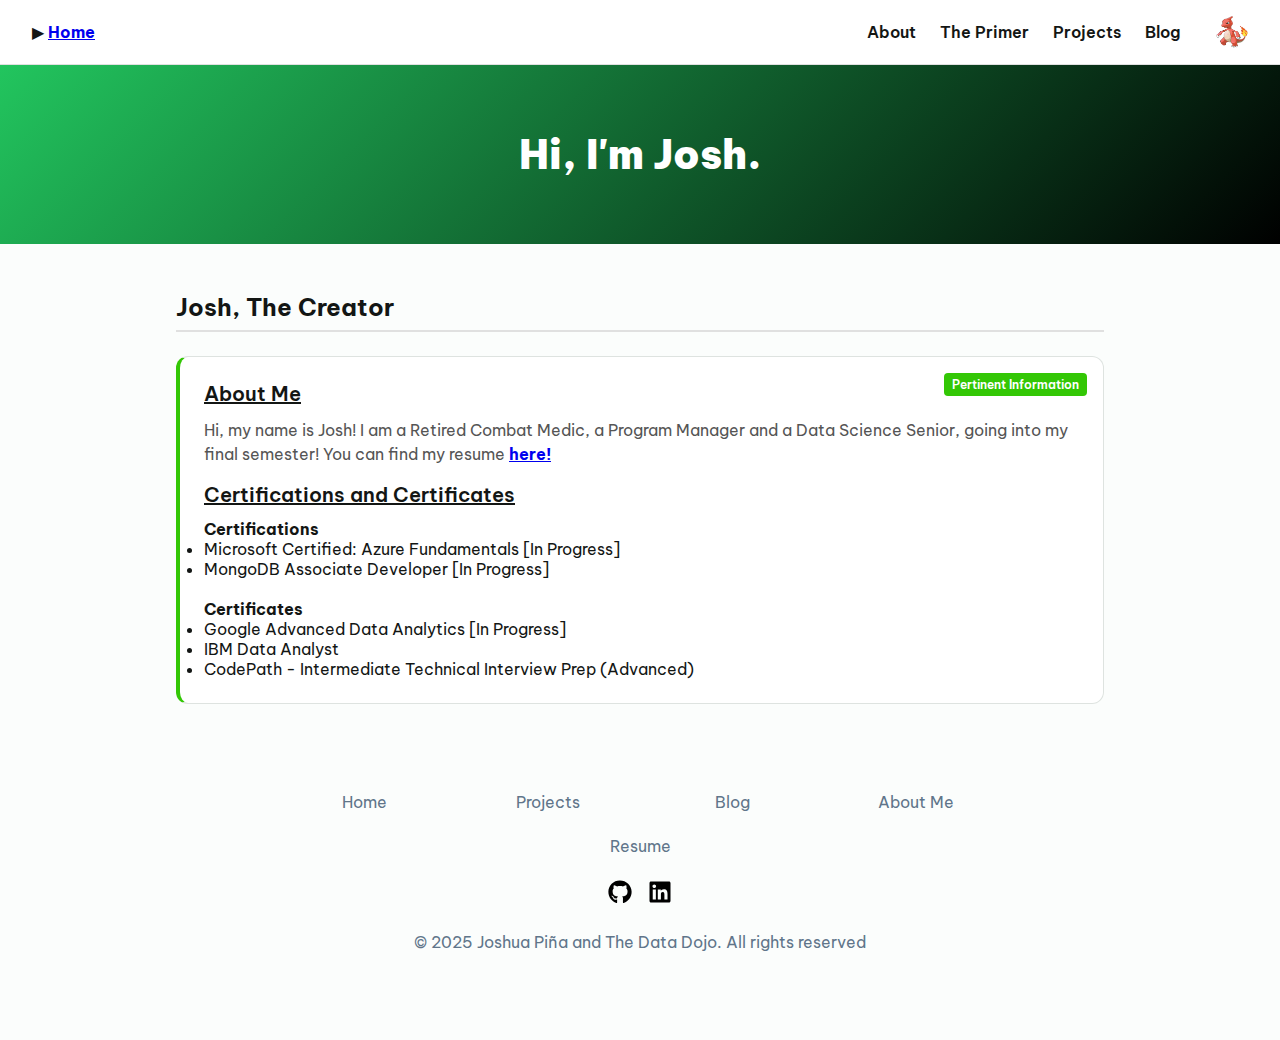
<file: Archive/pages/aboutme.html>
<!DOCTYPE html>
<html lang="en">
<head>
  <meta charset="UTF-8" />
  <meta name="viewport" content="width=device-width, initial-scale=1.0" />
  <title>About Me - Joshua Piña</title>
  <link rel="stylesheet" href="../styles.css" />
  <link rel="preconnect" href="https://fonts.googleapis.com">
  <link rel="preconnect" href="https://fonts.gstatic.com" crossorigin>
  <link href="https://fonts.googleapis.com/css2?family=Be+Vietnam+Pro:wght@400;700;900&display=swap" rel="stylesheet">
</head>

<body>
  <header class="navbar">
    <div class="logo">
      <span>&#9654;</span>
      <strong><a href="home.html">Home</a></strong>
    </div>
        <nav class="nav-links">  
      <a href="aboutme.html">About</a>   
      <a href="primer.html">The Primer</a> 
      <a href="projects.html">Projects</a>
      <a href="blog.html">Blog</a>
      <div class="icons">
        <span class="bell"></span>
        <img class="avatar" src="../images/charmeleon.jpg" alt="Profile">
      </div>
    </nav>
    
  </header>

  <section class="blog-hero">
    <h1>Hi, I'm Josh.</h1>
  </section>

  <div class="blog-content">

    <!-- Project Deep Dives -->
    <section class="blog-section">
      <h2>Josh, The Creator</h2>
      <div class="blog-grid">
        <article class="blog-card project-post">
          <div class="project-badge">Pertinent Information</div>
          <h3><u>About Me</u></h3>
          <p>Hi, my name is Josh! I am a Retired Combat Medic, a Program Manager and a Data Science Senior, going into my final semester!
        You can find my resume <strong><a href="resume.html">here!</a></strong></p>
        <h3><u>Certifications and Certificates</u></h3>
            <strong>Certifications</strong>
            <ul>
                <li>Microsoft Certified: Azure Fundamentals [In Progress]</li>
                <li>MongoDB Associate Developer [In Progress]</li>
            </ul> 
            <br>           
            <strong>Certificates</strong>
            <ul>
                <li>Google Advanced Data Analytics [In Progress]</li>
                <li>IBM Data Analyst</li>
                <li>CodePath - Intermediate Technical Interview Prep (Advanced)</li>
            </ul>
 
      </div>
    </section>


              
  <footer>
    <div class="footer-container">
      <div class="footer-content">
        <div class="footer-links">
          <a class="footer-link" href="home.html">Home</a>
          <a class="footer-link" href="projects.html">Projects</a>
          <a class="footer-link" href="blog.html">Blog</a>
          <a class="footer-link" href="aboutme.html">About Me</a>
          <a class="footer-link" href="resume.html">Resume</a>
        </div>
        
        <div class="social-links">
          <a href="https://github.com/JoshuaPina" aria-label="GitHub Profile">
            <svg xmlns="http://www.w3.org/2000/svg" viewBox="0 0 496 512">
              <path d="M165.9 397.4c0 2-2.3 3.6-5.2 3.6-3.3 .3-5.6-1.3-5.6-3.6 0-2 2.3-3.6 5.2-3.6 3-.3 5.6 1.3 5.6 3.6zm-31.1-4.5c-.7 2 1.3 4.3 4.3 4.9 2.6 1 5.6 0 6.2-2s-1.3-4.3-4.3-5.2c-2.6-.7-5.5 .3-6.2 2.3zm44.2-1.7c-2.9 .7-4.9 2.6-4.6 4.9 .3 2 2.9 3.3 5.9 2.6 2.9-.7 4.9-2.6 4.6-4.6-.3-1.9-3-3.2-5.9-2.9zM244.8 8C106.1 8 0 113.3 0 252c0 110.9 69.8 205.8 169.5 239.2 12.8 2.3 17.3-5.6 17.3-12.1 0-6.2-.3-40.4-.3-61.4 0 0-70 15-84.7-29.8 0 0-11.4-29.1-27.8-36.6 0 0-22.9-15.7 1.6-15.4 0 0 24.9 2 38.6 25.8 21.9 38.6 58.6 27.5 72.9 20.9 2.3-16 8.8-27.1 16-33.7-55.9-6.2-112.3-14.3-112.3-110.5 0-27.5 7.6-41.3 23.6-58.9-2.6-6.5-11.1-33.3 2.6-67.9 20.9-6.5 69 27 69 27 20-5.6 41.5-8.5 62.8-8.5s42.8 2.9 62.8 8.5c0 0 48.1-33.6 69-27 13.7 34.7 5.2 61.4 2.6 67.9 16 17.7 25.8 31.5 25.8 58.9 0 96.5-58.9 104.2-114.8 110.5 9.2 7.9 17 22.9 17 46.4 0 33.7-.3 75.4-.3 83.6 0 6.5 4.6 14.4 17.3 12.1C428.2 457.8 496 362.9 496 252 496 113.3 383.5 8 244.8 8zM97.2 352.9c-1.3 1-1 3.3 .7 5.2 1.6 1.6 3.9 2.3 5.2 1 1.3-1 1-3.3-.7-5.2-1.6-1.6-3.9-2.3-5.2-1zm-10.8-8.1c-.7 1.3 .3 2.9 2.3 3.9 1.6 1 3.6 .7 4.3-.7 .7-1.3-.3-2.9-2.3-3.9-2-.6-3.6-.3-4.3 .7zm32.4 35.6c-1.6 1.3-1 4.3 1.3 6.2 2.3 2.3 5.2 2.6 6.5 1 1.3-1.3 .7-4.3-1.3-6.2-2.2-2.3-5.2-2.6-6.5-1zm-11.4-14.7c-1.6 1-1.6 3.6 0 5.9 1.6 2.3 4.3 3.3 5.6 2.3 1.6-1.3 1.6-3.9 0-6.2-1.4-2.3-4-3.3-5.6-2z"/>
            </svg>
          </a>
          <a href="https://www.linkedin.com/in/joshuadpina/" aria-label="LinkedIn Profile">
            <svg xmlns="http://www.w3.org/2000/svg" viewBox="0 0 448 512">
              <path d="M416 32H31.9C14.3 32 0 46.5 0 64.3v383.4C0 465.5 14.3 480 31.9 480H416c17.6 0 32-14.5 32-32.3V64.3c0-17.8-14.4-32.3-32-32.3zM135.4 416H69V202.2h66.5V416zm-33.2-243c-21.3 0-38.5-17.3-38.5-38.5S80.9 96 102.2 96c21.2 0 38.5 17.3 38.5 38.5 0 21.3-17.2 38.5-38.5 38.5zm282.1 243h-66.4V312c0-24.8-.5-56.7-34.5-56.7-34.6 0-39.9 27-39.9 54.9V416h-66.4V202.2h63.7v29.2h.9c8.9-16.8 30.6-34.5 62.9-34.5 67.2 0 79.7 44.3 79.7 101.9V416z"/>
            </svg>
          </a>
        </div>
        
        <div class="footer-copyright">
          &copy; 2025 Joshua Piña and The Data Dojo. All rights reserved
        </div>
      </div>
    </div>
  </footer>
</body>
</html>
</file>
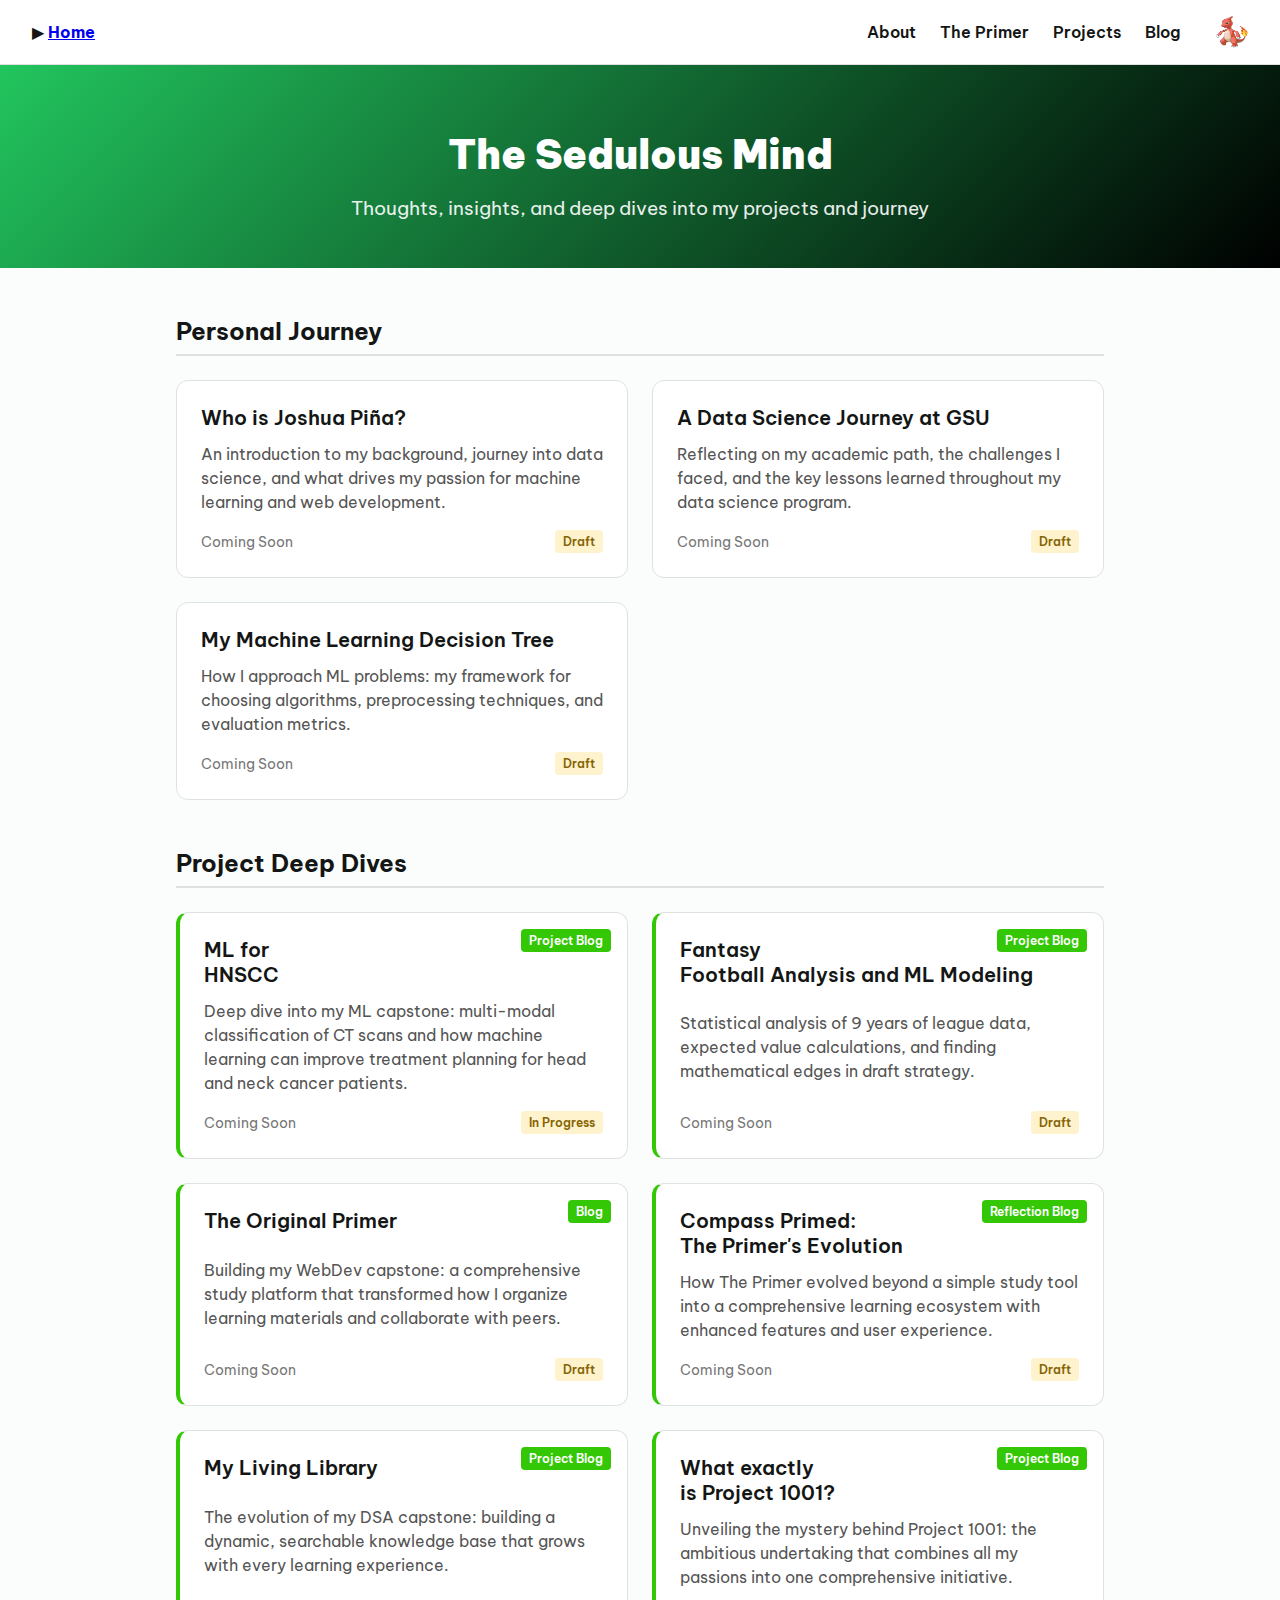
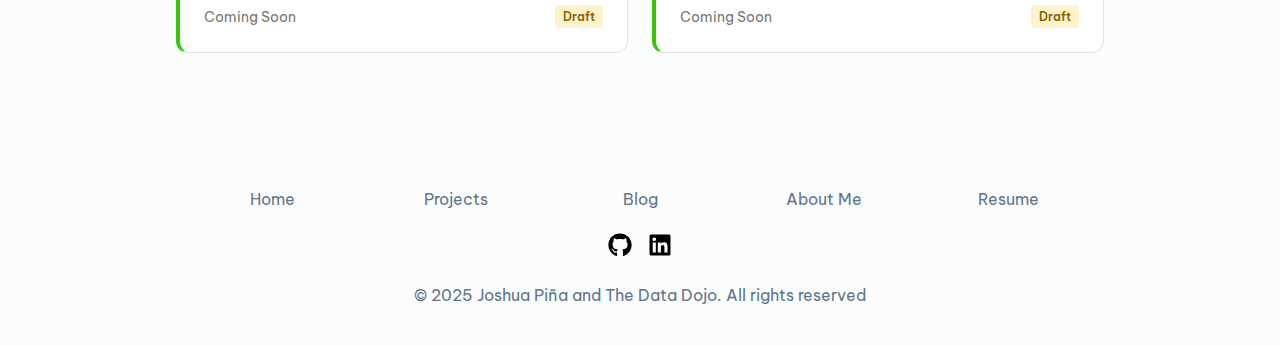
<file: Archive/pages/blog.html>
<!DOCTYPE html>
<html lang="en">
<head>
  <meta charset="UTF-8" />
  <meta name="viewport" content="width=device-width, initial-scale=1.0" />
  <title>Blog - Joshua Piña</title>
  <link rel="stylesheet" href="../styles.css" />
  <link rel="preconnect" href="https://fonts.googleapis.com">
  <link rel="preconnect" href="https://fonts.gstatic.com" crossorigin>
  <link href="https://fonts.googleapis.com/css2?family=Be+Vietnam+Pro:wght@400;700;900&display=swap" rel="stylesheet">
</head>

<body>
  <header class="navbar">
    <div class="logo">
      <span>&#9654;</span>
      <strong><a href="home.html">Home</a></strong>
    </div>
        <nav class="nav-links">  
      <a href="aboutme.html">About</a>   
      <a href="primer.html">The Primer</a> 
      <a href="projects.html">Projects</a>
      <a href="blog.html">Blog</a>
      <div class="icons">
        <span class="bell"></span>
        <img class="avatar" src="../images/charmeleon.jpg" alt="Profile">
      </div>
    </nav>
  </header>

  <section class="blog-hero">
    <h1>The Sedulous Mind</h1>
    <p>Thoughts, insights, and deep dives into my projects and journey</p>
  </section>

  <div class="blog-content">
    <!-- Featured/Personal Posts -->
    <section class="blog-section">
      <h2>Personal Journey</h2>
      <div class="blog-grid">
        <article class="blog-card">
          <h3>Who is Joshua Piña?</h3>
          <p>An introduction to my background, journey into data science, and what drives my passion for machine learning and web development.</p>
          <div class="blog-meta">
            <span>Coming Soon</span>
            <span class="blog-status coming-soon">Draft</span>
          </div>
        </article>
        
        <article class="blog-card">
          <h3>A Data Science Journey at GSU</h3>
          <p>Reflecting on my academic path, the challenges I faced, and the key lessons learned throughout my data science program.</p>
          <div class="blog-meta">
            <span>Coming Soon</span>
            <span class="blog-status coming-soon">Draft</span>
          </div>
        </article>
        
        <article class="blog-card">
          <h3>My Machine Learning Decision Tree</h3>
          <p>How I approach ML problems: my framework for choosing algorithms, preprocessing techniques, and evaluation metrics.</p>
          <div class="blog-meta">
            <span>Coming Soon</span>
            <span class="blog-status coming-soon">Draft</span>
          </div>
        </article>
      </div>
    </section>

    <!-- Project Deep Dives -->
    <section class="blog-section">
      <h2>Project Deep Dives</h2>
      <div class="blog-grid">
        <article class="blog-card project-post">
          <div class="project-badge">Project Blog</div>
          <h3>ML for<br> HNSCC</h3>
          <p>Deep dive into my ML capstone: multi-modal classification of CT scans and how machine learning can improve treatment planning for head and neck cancer patients.</p>
          <div class="blog-meta">
            <span>Coming Soon</span>
            <span class="blog-status coming-soon">In Progress</span>
          </div>
        </article>
        
        <article class="blog-card project-post">
          <div class="project-badge">Project Blog</div>
          <h3>Fantasy <br>Football Analysis and ML Modeling</h3>
          <p>Statistical analysis of 9 years of league data, expected value calculations, and finding mathematical edges in draft strategy.</p>
          <div class="blog-meta">
            <span>Coming Soon</span>
            <span class="blog-status coming-soon">Draft</span>
          </div>
        </article>
        
        <article class="blog-card project-post">
          <div class="project-badge">Blog</div>
          <h3>The Original Primer</h3>
          <p>Building my WebDev capstone: a comprehensive study platform that transformed how I organize learning materials and collaborate with peers.</p>
          <div class="blog-meta">
            <span>Coming Soon</span>
            <span class="blog-status coming-soon">Draft</span>
          </div>
        </article>
        
        <article class="blog-card project-post">
          <div class="project-badge">Reflection Blog</div>
          <h3>Compass Primed: <br>The Primer's Evolution</h3>
          <p>How The Primer evolved beyond a simple study tool into a comprehensive learning ecosystem with enhanced features and user experience.</p>
          <div class="blog-meta">
            <span>Coming Soon</span>
            <span class="blog-status coming-soon">Draft</span>
          </div>
        </article>
        
        <article class="blog-card project-post">
          <div class="project-badge">Project Blog</div>
          <h3>My Living Library</h3>
          <p>The evolution of my DSA capstone: building a dynamic, searchable knowledge base that grows with every learning experience.</p>
          <div class="blog-meta">
            <span>Coming Soon</span>
            <span class="blog-status coming-soon">Draft</span>
          </div>
        </article>
        
        <article class="blog-card project-post">
          <div class="project-badge">Project Blog</div>
          <h3>What exactly<br> is Project 1001?</h3>
          <p>Unveiling the mystery behind Project 1001: the ambitious undertaking that combines all my passions into one comprehensive initiative.</p>
          <div class="blog-meta">
            <span>Coming Soon</span>
            <span class="blog-status coming-soon">Draft</span>
          </div>
        </article>
      </div>
    </section>
  </div>

  <footer>
    <div class="footer-container">
      <div class="footer-content">
        <div class="footer-links">
          <a class="footer-link" href="home.html">Home</a>
          <a class="footer-link" href="projects.html">Projects</a>
          <a class="footer-link" href="blog.html">Blog</a>
          <a class="footer-link" href="aboutme.html">About Me</a>
          <a class="footer-link" href="resume.html">Resume</a>
        </div>
        
        <div class="social-links">
          <a href="https://github.com/JoshuaPina" aria-label="GitHub Profile">
            <svg xmlns="http://www.w3.org/2000/svg" viewBox="0 0 496 512">
              <path d="M165.9 397.4c0 2-2.3 3.6-5.2 3.6-3.3 .3-5.6-1.3-5.6-3.6 0-2 2.3-3.6 5.2-3.6 3-.3 5.6 1.3 5.6 3.6zm-31.1-4.5c-.7 2 1.3 4.3 4.3 4.9 2.6 1 5.6 0 6.2-2s-1.3-4.3-4.3-5.2c-2.6-.7-5.5 .3-6.2 2.3zm44.2-1.7c-2.9 .7-4.9 2.6-4.6 4.9 .3 2 2.9 3.3 5.9 2.6 2.9-.7 4.9-2.6 4.6-4.6-.3-1.9-3-3.2-5.9-2.9zM244.8 8C106.1 8 0 113.3 0 252c0 110.9 69.8 205.8 169.5 239.2 12.8 2.3 17.3-5.6 17.3-12.1 0-6.2-.3-40.4-.3-61.4 0 0-70 15-84.7-29.8 0 0-11.4-29.1-27.8-36.6 0 0-22.9-15.7 1.6-15.4 0 0 24.9 2 38.6 25.8 21.9 38.6 58.6 27.5 72.9 20.9 2.3-16 8.8-27.1 16-33.7-55.9-6.2-112.3-14.3-112.3-110.5 0-27.5 7.6-41.3 23.6-58.9-2.6-6.5-11.1-33.3 2.6-67.9 20.9-6.5 69 27 69 27 20-5.6 41.5-8.5 62.8-8.5s42.8 2.9 62.8 8.5c0 0 48.1-33.6 69-27 13.7 34.7 5.2 61.4 2.6 67.9 16 17.7 25.8 31.5 25.8 58.9 0 96.5-58.9 104.2-114.8 110.5 9.2 7.9 17 22.9 17 46.4 0 33.7-.3 75.4-.3 83.6 0 6.5 4.6 14.4 17.3 12.1C428.2 457.8 496 362.9 496 252 496 113.3 383.5 8 244.8 8zM97.2 352.9c-1.3 1-1 3.3 .7 5.2 1.6 1.6 3.9 2.3 5.2 1 1.3-1 1-3.3-.7-5.2-1.6-1.6-3.9-2.3-5.2-1zm-10.8-8.1c-.7 1.3 .3 2.9 2.3 3.9 1.6 1 3.6 .7 4.3-.7 .7-1.3-.3-2.9-2.3-3.9-2-.6-3.6-.3-4.3 .7zm32.4 35.6c-1.6 1.3-1 4.3 1.3 6.2 2.3 2.3 5.2 2.6 6.5 1 1.3-1.3 .7-4.3-1.3-6.2-2.2-2.3-5.2-2.6-6.5-1zm-11.4-14.7c-1.6 1-1.6 3.6 0 5.9 1.6 2.3 4.3 3.3 5.6 2.3 1.6-1.3 1.6-3.9 0-6.2-1.4-2.3-4-3.3-5.6-2z"/>
            </svg>
          </a>
          <a href="https://www.linkedin.com/in/joshuadpina/" aria-label="LinkedIn Profile">
            <svg xmlns="http://www.w3.org/2000/svg" viewBox="0 0 448 512">
              <path d="M416 32H31.9C14.3 32 0 46.5 0 64.3v383.4C0 465.5 14.3 480 31.9 480H416c17.6 0 32-14.5 32-32.3V64.3c0-17.8-14.4-32.3-32-32.3zM135.4 416H69V202.2h66.5V416zm-33.2-243c-21.3 0-38.5-17.3-38.5-38.5S80.9 96 102.2 96c21.2 0 38.5 17.3 38.5 38.5 0 21.3-17.2 38.5-38.5 38.5zm282.1 243h-66.4V312c0-24.8-.5-56.7-34.5-56.7-34.6 0-39.9 27-39.9 54.9V416h-66.4V202.2h63.7v29.2h.9c8.9-16.8 30.6-34.5 62.9-34.5 67.2 0 79.7 44.3 79.7 101.9V416z"/>
            </svg>
          </a>
        </div>
        
        <div class="footer-copyright">
          &copy; 2025 Joshua Piña and The Data Dojo. All rights reserved
        </div>
      </div>
    </div>
  </footer>
</body>
</html>
</file>
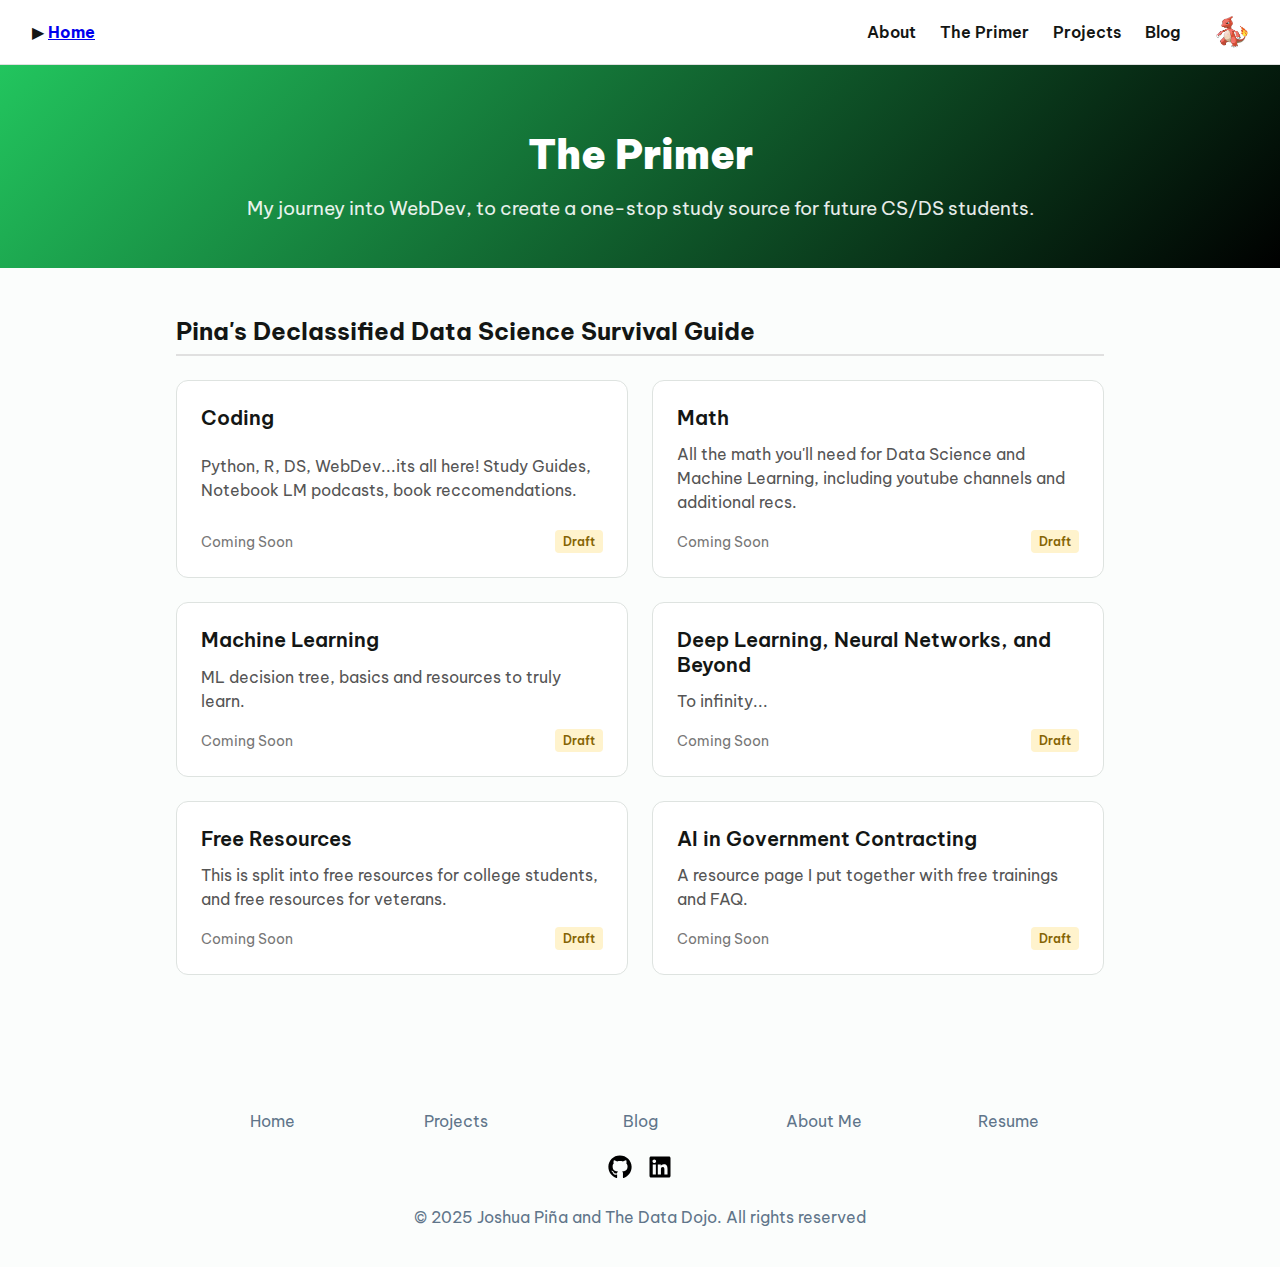
<file: Archive/pages/primer.html>
<!DOCTYPE html>
<html lang="en">
<head>
  <meta charset="UTF-8" />
  <meta name="viewport" content="width=device-width, initial-scale=1.0" />
  <title>The Primer - Joshua Piña</title>
  <link rel="stylesheet" href="../styles.css" />
  <link rel="preconnect" href="https://fonts.googleapis.com">
  <link rel="preconnect" href="https://fonts.gstatic.com" crossorigin>
  <link href="https://fonts.googleapis.com/css2?family=Be+Vietnam+Pro:wght@400;700;900&display=swap" rel="stylesheet">
</head>

<body>
  <header class="navbar">
    <div class="logo">
      <span>&#9654;</span>
      <strong><a href="home.html">Home</a></strong>
    </div>
        <nav class="nav-links">  
      <a href="aboutme.html">About</a>   
      <a href="primer.html">The Primer</a> 
      <a href="projects.html">Projects</a>
      <a href="blog.html">Blog</a>
      <div class="icons">
        <span class="bell"></span>
        <img class="avatar" src="../images/charmeleon.jpg" alt="Profile">
      </div>
    </nav>
    </header>

  <section class="blog-hero">
    <h1>The Primer</h1>
    <p>My journey into WebDev, to create a one-stop study source for future CS/DS students.</p>
  </section>

  <div class="blog-content">
    <!-- Featured/Personal Posts -->
    <section class="blog-section">
      <h2>Pina's Declassified Data Science Survival Guide</h2>
      <div class="blog-grid">
        <article class="blog-card">
          <h3>Coding</h3>
          <p>Python, R, DS, WebDev...its all here! Study Guides, Notebook LM podcasts, book reccomendations.</p>
          <div class="blog-meta">
            <span>Coming Soon</span>
            <span class="blog-status coming-soon">Draft</span>
          </div>
        </article>
        
        <article class="blog-card">
          <h3>Math</h3>
          <p>All the math you'll need for Data Science and Machine Learning, including youtube channels and additional recs.</p>
          <div class="blog-meta">
            <span>Coming Soon</span>
            <span class="blog-status coming-soon">Draft</span>
          </div>
        </article>
        
        <article class="blog-card">
          <h3>Machine Learning</h3>
          <p>ML decision tree, basics and resources to truly learn.</p>
          <div class="blog-meta">
            <span>Coming Soon</span>
            <span class="blog-status coming-soon">Draft</span>
          </div>
        </article>

        <article class="blog-card">
          <h3>Deep Learning, Neural Networks, and Beyond </h3>
          <p>To infinity...</p>
          <div class="blog-meta">
            <span>Coming Soon</span>
            <span class="blog-status coming-soon">Draft</span>
          </div>
        </article>

        <article class="blog-card">
          <h3>Free Resources</h3>
          <p>This is split into free resources for college students, and free resources for veterans.</p>
          <div class="blog-meta">
            <span>Coming Soon</span>
            <span class="blog-status coming-soon">Draft</span>
          </div>
        </article>

        <article class="blog-card">
          <h3>AI in Government Contracting</h3>
          <p>A resource page I put together with free trainings and FAQ.</p>
          <div class="blog-meta">
            <span>Coming Soon</span>
            <span class="blog-status coming-soon">Draft</span>
          </div>
        </article>

      </div>
    </section>
  </div>

  <footer>
    <div class="footer-container">
      <div class="footer-content">
        <div class="footer-links">
          <a class="footer-link" href="home.html">Home</a>
          <a class="footer-link" href="projects.html">Projects</a>
          <a class="footer-link" href="blog.html">Blog</a>
          <a class="footer-link" href="aboutme.html">About Me</a>
          <a class="footer-link" href="resume.html">Resume</a>
        </div>
        
        <div class="social-links">
          <a href="https://github.com/JoshuaPina" aria-label="GitHub Profile">
            <svg xmlns="http://www.w3.org/2000/svg" viewBox="0 0 496 512">
              <path d="M165.9 397.4c0 2-2.3 3.6-5.2 3.6-3.3 .3-5.6-1.3-5.6-3.6 0-2 2.3-3.6 5.2-3.6 3-.3 5.6 1.3 5.6 3.6zm-31.1-4.5c-.7 2 1.3 4.3 4.3 4.9 2.6 1 5.6 0 6.2-2s-1.3-4.3-4.3-5.2c-2.6-.7-5.5 .3-6.2 2.3zm44.2-1.7c-2.9 .7-4.9 2.6-4.6 4.9 .3 2 2.9 3.3 5.9 2.6 2.9-.7 4.9-2.6 4.6-4.6-.3-1.9-3-3.2-5.9-2.9zM244.8 8C106.1 8 0 113.3 0 252c0 110.9 69.8 205.8 169.5 239.2 12.8 2.3 17.3-5.6 17.3-12.1 0-6.2-.3-40.4-.3-61.4 0 0-70 15-84.7-29.8 0 0-11.4-29.1-27.8-36.6 0 0-22.9-15.7 1.6-15.4 0 0 24.9 2 38.6 25.8 21.9 38.6 58.6 27.5 72.9 20.9 2.3-16 8.8-27.1 16-33.7-55.9-6.2-112.3-14.3-112.3-110.5 0-27.5 7.6-41.3 23.6-58.9-2.6-6.5-11.1-33.3 2.6-67.9 20.9-6.5 69 27 69 27 20-5.6 41.5-8.5 62.8-8.5s42.8 2.9 62.8 8.5c0 0 48.1-33.6 69-27 13.7 34.7 5.2 61.4 2.6 67.9 16 17.7 25.8 31.5 25.8 58.9 0 96.5-58.9 104.2-114.8 110.5 9.2 7.9 17 22.9 17 46.4 0 33.7-.3 75.4-.3 83.6 0 6.5 4.6 14.4 17.3 12.1C428.2 457.8 496 362.9 496 252 496 113.3 383.5 8 244.8 8zM97.2 352.9c-1.3 1-1 3.3 .7 5.2 1.6 1.6 3.9 2.3 5.2 1 1.3-1 1-3.3-.7-5.2-1.6-1.6-3.9-2.3-5.2-1zm-10.8-8.1c-.7 1.3 .3 2.9 2.3 3.9 1.6 1 3.6 .7 4.3-.7 .7-1.3-.3-2.9-2.3-3.9-2-.6-3.6-.3-4.3 .7zm32.4 35.6c-1.6 1.3-1 4.3 1.3 6.2 2.3 2.3 5.2 2.6 6.5 1 1.3-1.3 .7-4.3-1.3-6.2-2.2-2.3-5.2-2.6-6.5-1zm-11.4-14.7c-1.6 1-1.6 3.6 0 5.9 1.6 2.3 4.3 3.3 5.6 2.3 1.6-1.3 1.6-3.9 0-6.2-1.4-2.3-4-3.3-5.6-2z"/>
            </svg>
          </a>
          <a href="https://www.linkedin.com/in/joshuadpina/" aria-label="LinkedIn Profile">
            <svg xmlns="http://www.w3.org/2000/svg" viewBox="0 0 448 512">
              <path d="M416 32H31.9C14.3 32 0 46.5 0 64.3v383.4C0 465.5 14.3 480 31.9 480H416c17.6 0 32-14.5 32-32.3V64.3c0-17.8-14.4-32.3-32-32.3zM135.4 416H69V202.2h66.5V416zm-33.2-243c-21.3 0-38.5-17.3-38.5-38.5S80.9 96 102.2 96c21.2 0 38.5 17.3 38.5 38.5 0 21.3-17.2 38.5-38.5 38.5zm282.1 243h-66.4V312c0-24.8-.5-56.7-34.5-56.7-34.6 0-39.9 27-39.9 54.9V416h-66.4V202.2h63.7v29.2h.9c8.9-16.8 30.6-34.5 62.9-34.5 67.2 0 79.7 44.3 79.7 101.9V416z"/>
            </svg>
          </a>
        </div>
        
        <div class="footer-copyright">
          &copy; 2025 Joshua Piña and The Data Dojo. All rights reserved
        </div>
      </div>
    </div>
  </footer>
</body>
</html>
</file>
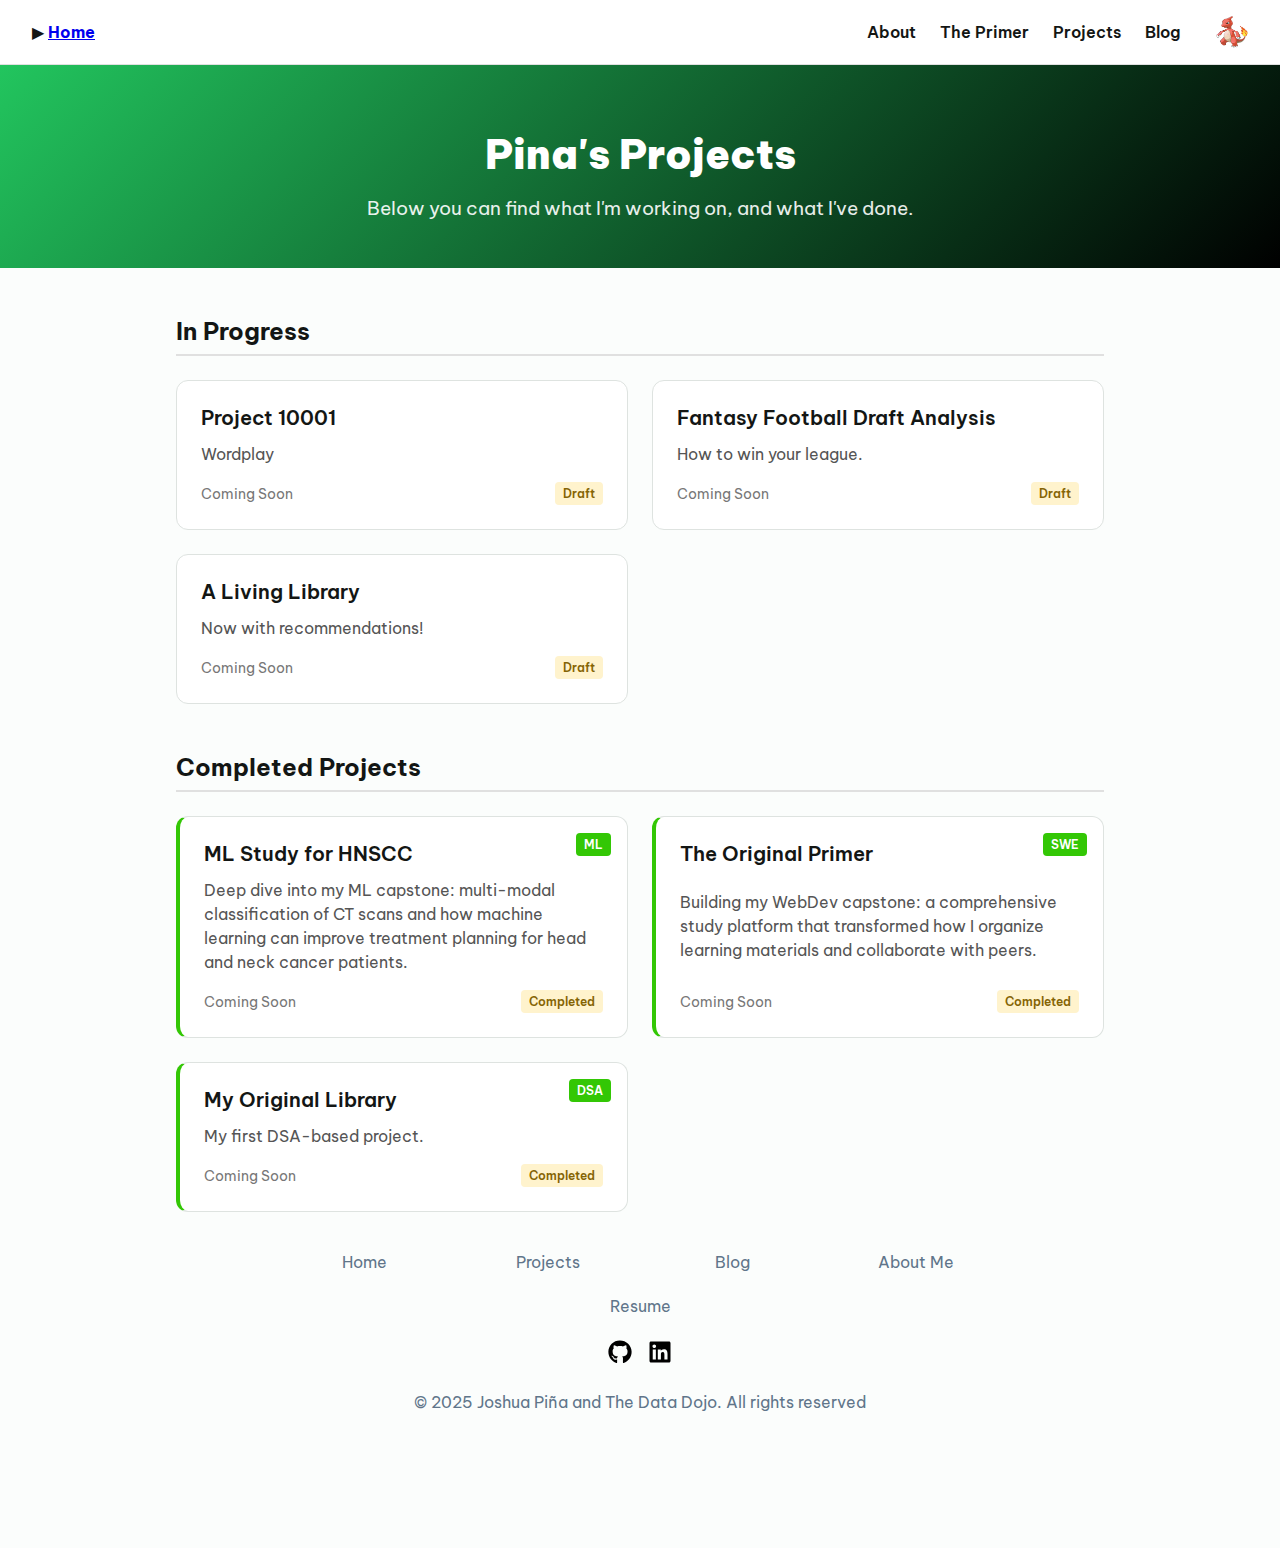
<file: Archive/pages/projects.html>
<!DOCTYPE html>
<html lang="en">
<head>
  <meta charset="UTF-8" />
  <meta name="viewport" content="width=device-width, initial-scale=1.0" />
  <title>Projects - Joshua Piña</title>
  <link rel="stylesheet" href="../styles.css" />
  <link rel="preconnect" href="https://fonts.googleapis.com">
  <link rel="preconnect" href="https://fonts.gstatic.com" crossorigin>
  <link href="https://fonts.googleapis.com/css2?family=Be+Vietnam+Pro:wght@400;700;900&display=swap" rel="stylesheet">
  
</head>

<body>
  <header class="navbar">
    <div class="logo">
      <span>&#9654;</span>
      <strong><a href="home.html">Home</a></strong>
    </div>
    <nav class="nav-links">  
      <a href="aboutme.html">About</a>   
      <a href="primer.html">The Primer</a> 
      <a href="projects.html">Projects</a>
      <a href="blog.html">Blog</a>
      <div class="icons">
        <span class="bell"></span>
        <img class="avatar" src="../images/charmeleon.jpg" alt="Profile">
      </div>
    </nav>
  </header>

  <section class="blog-hero">
    <h1>Pina's Projects</h1>
    <p>Below you can find what I'm working on, and what I've done.</p>
  </section>

  <div class="blog-content">
    <!-- Working on -->
    <section class="blog-section">
      <h2>In Progress</h2>
      <div class="blog-grid">
        <article class="blog-card">
          <h3>Project 10001</h3>
          <p>Wordplay</p>
          <div class="blog-meta">
            <span>Coming Soon</span>
            <span class="blog-status coming-soon">Draft</span>
          </div>
        </article>
        
        <article class="blog-card">
          <h3>Fantasy Football Draft Analysis</h3>
          <p>How to win your league.</p>
          <div class="blog-meta">
            <span>Coming Soon</span>
            <span class="blog-status coming-soon">Draft</span>
          </div>
        </article>
        
        <article class="blog-card">
          <h3>A Living Library</h3>
          <p>Now with recommendations!</p>
          <div class="blog-meta">
            <span>Coming Soon</span>
            <span class="blog-status coming-soon">Draft</span>
          </div>
        </article>
      </div>
    </section>

    <!-- Completed -->
    <section class="blog-section">
      <h2>Completed Projects</h2>
      <div class="blog-grid">
        <article class="blog-card project-post">
          <div class="project-badge">ML</div>
          <h3>ML Study for HNSCC</h3>
          <p>Deep dive into my ML capstone: multi-modal classification of CT scans and how machine learning can improve treatment planning for head and neck cancer patients.</p>
          <div class="blog-meta">
            <span>Coming Soon</span>
            <span class="blog-status coming-soon">Completed</span>
          </div>
        </article>
        
        

        
        <article class="blog-card project-post">
          <div class="project-badge">SWE</div>
          <h3>The Original Primer</h3>
          <p>Building my WebDev capstone: a comprehensive study platform that transformed how I organize learning materials and collaborate with peers.</p>
          <div class="blog-meta">
            <span>Coming Soon</span>
            <span class="blog-status coming-soon">Completed</span>
          </div>
        </article>
        
        <article class="blog-card project-post">
          <div class="project-badge">DSA</div>
          <h3>My Original Library</h3>
          <p>My first DSA-based project.</p>
          <div class="blog-meta">
            <span>Coming Soon</span>
            <span class="blog-status coming-soon">Completed</span>
          </div>
        </article>
        

  </div>

  <footer>
    <div class="footer-container">
      <div class="footer-content">
        <div class="footer-links">
          <a class="footer-link" href="home.html">Home</a>
          <a class="footer-link" href="projects.html">Projects</a>
          <a class="footer-link" href="blog.html">Blog</a>
          <a class="footer-link" href="aboutme.html">About Me</a>
          <a class="footer-link" href="resume.html">Resume</a>
        </div>
        
        <div class="social-links">
          <a href="https://github.com/JoshuaPina" aria-label="GitHub Profile">
            <svg xmlns="http://www.w3.org/2000/svg" viewBox="0 0 496 512">
              <path d="M165.9 397.4c0 2-2.3 3.6-5.2 3.6-3.3 .3-5.6-1.3-5.6-3.6 0-2 2.3-3.6 5.2-3.6 3-.3 5.6 1.3 5.6 3.6zm-31.1-4.5c-.7 2 1.3 4.3 4.3 4.9 2.6 1 5.6 0 6.2-2s-1.3-4.3-4.3-5.2c-2.6-.7-5.5 .3-6.2 2.3zm44.2-1.7c-2.9 .7-4.9 2.6-4.6 4.9 .3 2 2.9 3.3 5.9 2.6 2.9-.7 4.9-2.6 4.6-4.6-.3-1.9-3-3.2-5.9-2.9zM244.8 8C106.1 8 0 113.3 0 252c0 110.9 69.8 205.8 169.5 239.2 12.8 2.3 17.3-5.6 17.3-12.1 0-6.2-.3-40.4-.3-61.4 0 0-70 15-84.7-29.8 0 0-11.4-29.1-27.8-36.6 0 0-22.9-15.7 1.6-15.4 0 0 24.9 2 38.6 25.8 21.9 38.6 58.6 27.5 72.9 20.9 2.3-16 8.8-27.1 16-33.7-55.9-6.2-112.3-14.3-112.3-110.5 0-27.5 7.6-41.3 23.6-58.9-2.6-6.5-11.1-33.3 2.6-67.9 20.9-6.5 69 27 69 27 20-5.6 41.5-8.5 62.8-8.5s42.8 2.9 62.8 8.5c0 0 48.1-33.6 69-27 13.7 34.7 5.2 61.4 2.6 67.9 16 17.7 25.8 31.5 25.8 58.9 0 96.5-58.9 104.2-114.8 110.5 9.2 7.9 17 22.9 17 46.4 0 33.7-.3 75.4-.3 83.6 0 6.5 4.6 14.4 17.3 12.1C428.2 457.8 496 362.9 496 252 496 113.3 383.5 8 244.8 8zM97.2 352.9c-1.3 1-1 3.3 .7 5.2 1.6 1.6 3.9 2.3 5.2 1 1.3-1 1-3.3-.7-5.2-1.6-1.6-3.9-2.3-5.2-1zm-10.8-8.1c-.7 1.3 .3 2.9 2.3 3.9 1.6 1 3.6 .7 4.3-.7 .7-1.3-.3-2.9-2.3-3.9-2-.6-3.6-.3-4.3 .7zm32.4 35.6c-1.6 1.3-1 4.3 1.3 6.2 2.3 2.3 5.2 2.6 6.5 1 1.3-1.3 .7-4.3-1.3-6.2-2.2-2.3-5.2-2.6-6.5-1zm-11.4-14.7c-1.6 1-1.6 3.6 0 5.9 1.6 2.3 4.3 3.3 5.6 2.3 1.6-1.3 1.6-3.9 0-6.2-1.4-2.3-4-3.3-5.6-2z"/>
            </svg>
          </a>
          <a href="https://www.linkedin.com/in/joshuadpina/" aria-label="LinkedIn Profile">
            <svg xmlns="http://www.w3.org/2000/svg" viewBox="0 0 448 512">
              <path d="M416 32H31.9C14.3 32 0 46.5 0 64.3v383.4C0 465.5 14.3 480 31.9 480H416c17.6 0 32-14.5 32-32.3V64.3c0-17.8-14.4-32.3-32-32.3zM135.4 416H69V202.2h66.5V416zm-33.2-243c-21.3 0-38.5-17.3-38.5-38.5S80.9 96 102.2 96c21.2 0 38.5 17.3 38.5 38.5 0 21.3-17.2 38.5-38.5 38.5zm282.1 243h-66.4V312c0-24.8-.5-56.7-34.5-56.7-34.6 0-39.9 27-39.9 54.9V416h-66.4V202.2h63.7v29.2h.9c8.9-16.8 30.6-34.5 62.9-34.5 67.2 0 79.7 44.3 79.7 101.9V416z"/>
            </svg>
          </a>
        </div>
        
        <div class="footer-copyright">
          &copy; 2025 Joshua Piña and The Data Dojo. All rights reserved
        </div>
      </div>
    </div>
  </footer>
</body>
</html>
</file>
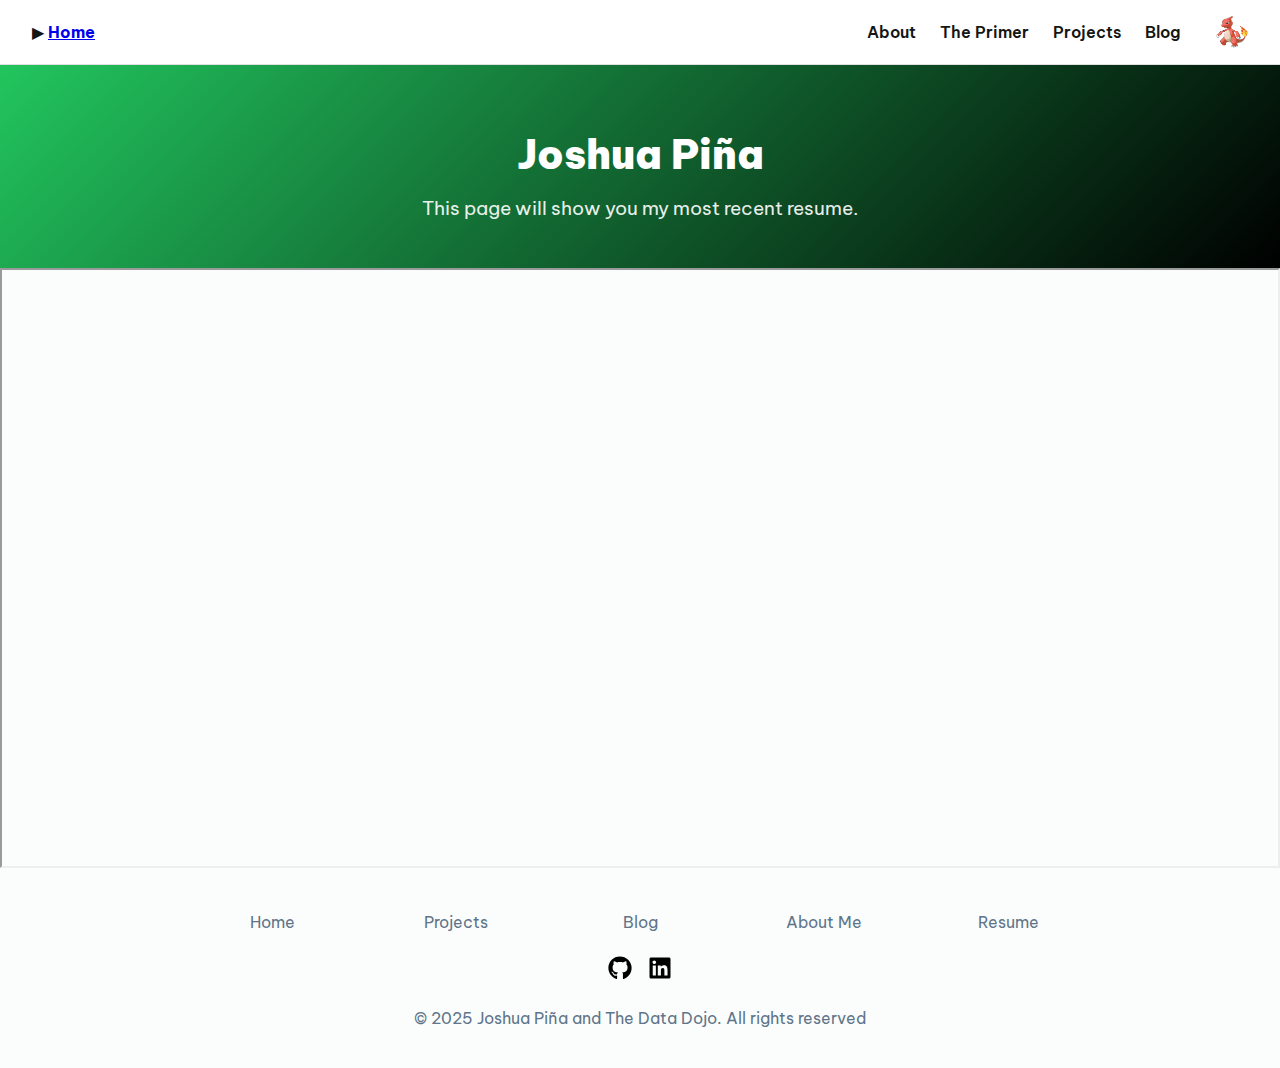
<file: Archive/pages/resume.html>
<!DOCTYPE html>
<html lang="en">
<head>
  <meta charset="UTF-8" />
  <meta name="viewport" content="width=device-width, initial-scale=1.0" />
  <title>About Me - Joshua Piña</title>
  <link rel="stylesheet" href="../styles.css" />
  <link rel="preconnect" href="https://fonts.googleapis.com">
  <link rel="preconnect" href="https://fonts.gstatic.com" crossorigin>
  <link href="https://fonts.googleapis.com/css2?family=Be+Vietnam+Pro:wght@400;700;900&display=swap" rel="stylesheet">
</head>

<body>
  <header class="navbar">
    <div class="logo">
      <span>&#9654;</span>
      <strong><a href=".home.html">Home</a></strong>
    </div>
    <nav class="nav-links">  
      <a href="aboutme.html">About</a>   
      <a href="primer.html">The Primer</a> 
      <a href="projects.html">Projects</a>
      <a href="blog.html">Blog</a>
      <div class="icons">
        <span class="bell"></span>
        <img class="avatar" src="../images/charmeleon.jpg" alt="Profile">
      </div>
    </nav>
  </header>

  <section class="blog-hero">
    <h1>Joshua Piña</h1>
    <p>This page will show you my most recent resume.</p>
  </section>

<iframe src="../data/Joshua_Pina_Data_Scientist_2025_Resume.pdf" width="100%" height="600px"></iframe>

                 
  </div>

              
  <footer>
    <div class="footer-container">
      <div class="footer-content">
        <div class="footer-links">
          <a class="footer-link" href="index.html">Home</a>
          <a class="footer-link" href="projects.html">Projects</a>
          <a class="footer-link" href="blog.html">Blog</a>
          <a class="footer-link" href="aboutme.html">About Me</a>
          <a class="footer-link" href="resume.html">Resume</a>
        </div>
        
        <div class="social-links">
          <a href="https://github.com/JoshuaPina" aria-label="GitHub Profile">
            <svg xmlns="http://www.w3.org/2000/svg" viewBox="0 0 496 512">
              <path d="M165.9 397.4c0 2-2.3 3.6-5.2 3.6-3.3 .3-5.6-1.3-5.6-3.6 0-2 2.3-3.6 5.2-3.6 3-.3 5.6 1.3 5.6 3.6zm-31.1-4.5c-.7 2 1.3 4.3 4.3 4.9 2.6 1 5.6 0 6.2-2s-1.3-4.3-4.3-5.2c-2.6-.7-5.5 .3-6.2 2.3zm44.2-1.7c-2.9 .7-4.9 2.6-4.6 4.9 .3 2 2.9 3.3 5.9 2.6 2.9-.7 4.9-2.6 4.6-4.6-.3-1.9-3-3.2-5.9-2.9zM244.8 8C106.1 8 0 113.3 0 252c0 110.9 69.8 205.8 169.5 239.2 12.8 2.3 17.3-5.6 17.3-12.1 0-6.2-.3-40.4-.3-61.4 0 0-70 15-84.7-29.8 0 0-11.4-29.1-27.8-36.6 0 0-22.9-15.7 1.6-15.4 0 0 24.9 2 38.6 25.8 21.9 38.6 58.6 27.5 72.9 20.9 2.3-16 8.8-27.1 16-33.7-55.9-6.2-112.3-14.3-112.3-110.5 0-27.5 7.6-41.3 23.6-58.9-2.6-6.5-11.1-33.3 2.6-67.9 20.9-6.5 69 27 69 27 20-5.6 41.5-8.5 62.8-8.5s42.8 2.9 62.8 8.5c0 0 48.1-33.6 69-27 13.7 34.7 5.2 61.4 2.6 67.9 16 17.7 25.8 31.5 25.8 58.9 0 96.5-58.9 104.2-114.8 110.5 9.2 7.9 17 22.9 17 46.4 0 33.7-.3 75.4-.3 83.6 0 6.5 4.6 14.4 17.3 12.1C428.2 457.8 496 362.9 496 252 496 113.3 383.5 8 244.8 8zM97.2 352.9c-1.3 1-1 3.3 .7 5.2 1.6 1.6 3.9 2.3 5.2 1 1.3-1 1-3.3-.7-5.2-1.6-1.6-3.9-2.3-5.2-1zm-10.8-8.1c-.7 1.3 .3 2.9 2.3 3.9 1.6 1 3.6 .7 4.3-.7 .7-1.3-.3-2.9-2.3-3.9-2-.6-3.6-.3-4.3 .7zm32.4 35.6c-1.6 1.3-1 4.3 1.3 6.2 2.3 2.3 5.2 2.6 6.5 1 1.3-1.3 .7-4.3-1.3-6.2-2.2-2.3-5.2-2.6-6.5-1zm-11.4-14.7c-1.6 1-1.6 3.6 0 5.9 1.6 2.3 4.3 3.3 5.6 2.3 1.6-1.3 1.6-3.9 0-6.2-1.4-2.3-4-3.3-5.6-2z"/>
            </svg>
          </a>
          <a href="https://www.linkedin.com/in/joshuadpina/" aria-label="LinkedIn Profile">
            <svg xmlns="http://www.w3.org/2000/svg" viewBox="0 0 448 512">
              <path d="M416 32H31.9C14.3 32 0 46.5 0 64.3v383.4C0 465.5 14.3 480 31.9 480H416c17.6 0 32-14.5 32-32.3V64.3c0-17.8-14.4-32.3-32-32.3zM135.4 416H69V202.2h66.5V416zm-33.2-243c-21.3 0-38.5-17.3-38.5-38.5S80.9 96 102.2 96c21.2 0 38.5 17.3 38.5 38.5 0 21.3-17.2 38.5-38.5 38.5zm282.1 243h-66.4V312c0-24.8-.5-56.7-34.5-56.7-34.6 0-39.9 27-39.9 54.9V416h-66.4V202.2h63.7v29.2h.9c8.9-16.8 30.6-34.5 62.9-34.5 67.2 0 79.7 44.3 79.7 101.9V416z"/>
            </svg>
          </a>
        </div>
        
        <div class="footer-copyright">
          &copy; 2025 Joshua Piña and The Data Dojo. All rights reserved
        </div>
      </div>
    </div>
  </footer>
</body>
</html>
</file>
<file: Assets/css/wiki.css>
.mw-cite-backlink,
.cite-accessibility-label {
    -webkit-user-select: none;
    -moz-user-select: none;
    user-select: none
}

.mw-references-columns {
    -moz-column-width: 30em;
    column-width: 30em;
    margin-top: 0.3em
}

.mw-parser-output .mw-references-columns .references {
    margin-top: 0
}

.mw-references-columns li {
    page-break-inside: avoid;
    break-inside: avoid-column
}

ol.references {
    counter-reset: mw-ref-details-parent mw-references list-item
}

ol.references>li {
    counter-increment: mw-ref-details-parent mw-references;
    counter-reset: mw-ref-details-child
}

ol.references .mw-subreference-list {
    margin-top: 0
}

ol.references .mw-subreference-list>li {
    counter-increment: mw-ref-details-child
}

ol.references .mw-subreference-list>li::marker {
    content: counter(mw-ref-details-parent, decimal) '.' counter(mw-ref-details-child, decimal) '. '
}

_::-webkit-full-page-media,
ol.references .mw-subreference-list>li::before {
    content: counter(mw-ref-details-parent, decimal) '.' counter(mw-ref-details-child, decimal) '.\00a0';
    display: inline-block;
    margin-left: -3.2em;
    min-width: 3.2em;
    text-align: right
}

_::-webkit-full-page-media,
ol.references .mw-subreference-list>li::marker {
    content: none
}

_::-webkit-full-page-media,
ol.references .mw-subreference-list {
    list-style-type: none
}

sup.reference {
    unicode-bidi: -moz-isolate;
    unicode-bidi: -webkit-isolate;
    unicode-bidi: isolate;
    white-space: nowrap;
    font-weight: normal;
    font-style: normal
}

ol.references li:target,
sup.reference:target {
    background-color: var(--background-color-progressive-subtle, #e8eeff)
}

.mw-ext-cite-error {
    font-weight: bold;
    unicode-bidi: embed
}

.mw-ext-cite-error code {
    background-color: transparent;
    color: inherit;
    padding: 1px 2px
}

.mw-cite-dir-ltr .reference-text {
    direction: ltr;
    unicode-bidi: embed
}

.mw-cite-dir-rtl .reference-text {
    direction: rtl;
    unicode-bidi: embed
}

.mw-references-columns {
    -moz-column-width: 27em;
    column-width: 27em
}

@media print {
    .mw-cite-backlink {
        display: none
    }
}

video[data-mw-tmh] {
    height: auto;
    max-width: 100%
}

audio[data-mw-tmh],
.mw-tmh-player.audio {
    height: 30px;
    --inline-controls-bar-height: 30px;
    width: 300px
}

figure [data-mw-tmh][data-mw-tmh][data-mw-tmh],
figure .mw-tmh-player.mw-file-element.mw-file-element {
    border: 0
}

span[typeof~='mw:File'] .video-js {
    vertical-align: initial
}

.fullImageLink .mw-file-element.mw-tmh-player {
    vertical-align: top
}

.gallerybox .mw-tmh-player.audio {
    width: 90%
}

.mw-tmh-player {
    display: inline-block;
    position: relative;
    line-height: 0
}

.mw-tmh-player .mw-tmh-play {
    display: block;
    position: absolute;
    left: 0;
    right: 0;
    top: 0;
    bottom: 0
}

.mw-tmh-label {
    display: inline-block;
    line-height: 1;
    position: absolute;
    right: 1em;
    font-weight: bold;
    background-color: rgba(0, 0, 0, 0.8);
    color: #fff;
    border-radius: 0.3em;
    padding: 0.5em;
    cursor: pointer
}

.mw-tmh-label .sr-only {
    clip: rect(0 0 0 0);
    clip-path: inset(50%);
    height: 1px;
    overflow: hidden;
    position: absolute;
    white-space: nowrap;
    width: 1px
}

.mw-tmh-player.video .mw-tmh-label.mw-tmh-duration {
    bottom: 1em
}

.mw-tmh-player.video .mw-tmh-label.mw-tmh-cc {
    font-size: 110%;
    top: 1em
}

.mw-tmh-player.audio .mw-tmh-label {
    font-size: 80%;
    top: 0.35em
}

.mw-tmh-player.audio .mw-tmh-label.mw-tmh-cc {
    right: 5em
}

.mw-tmh-player.video .mw-tmh-play .mw-tmh-play-icon {
    background: rgba(0, 0, 0, 0.8) url("data:image/svg+xml,%3Csvg xmlns=%22http://www.w3.org/2000/svg%22 width=%2220%22 height=%2220%22 viewBox=%220 0 20 20%22%3E %3Ctitle%3Eplay%3C/title%3E %3Cpath fill=%22%23fff%22 d=%22M4.55 19A1 1 0 0 1 3 18.13V1.87A1 1 0 0 1 4.55 1l12.2 8.13a1 1 0 0 1 0 1.7z%22/%3E %3C/svg%3E") center no-repeat;
    display: block;
    margin: auto;
    width: 50px;
    height: 50px;
    border-radius: 50%;
    position: absolute;
    left: 50%;
    top: 50%;
    transform: translate(-50%, -50%);
    transition: transform 120ms ease-out, background-color 120ms ease-out
}

.mw-tmh-player.audio .mw-tmh-play .mw-tmh-play-icon {
    background: rgba(0, 0, 0, 0.5) url("data:image/svg+xml,%3Csvg xmlns=%22http://www.w3.org/2000/svg%22 width=%2220%22 height=%2220%22 viewBox=%220 0 20 20%22%3E %3Ctitle%3Eplay%3C/title%3E %3Cpath fill=%22%23fff%22 d=%22M4.55 19A1 1 0 0 1 3 18.13V1.87A1 1 0 0 1 4.55 1l12.2 8.13a1 1 0 0 1 0 1.7z%22/%3E %3C/svg%3E") no-repeat 10px;
    transition: background-color 120ms ease-out;
    display: block;
    height: 100%;
    width: 100%
}

.mw-tmh-player.video .mw-tmh-play:hover .mw-tmh-play-icon,
.mw-tmh-player.video .mw-tmh-play:focus .mw-tmh-play-icon,
.mw-tmh-player.video .mw-tmh-play:active .mw-tmh-play-icon {
    background-color: rgba(0, 0, 0, 0.8);
    transform: translate(-50%, -50%) scale(1.1)
}

.mw-tmh-player.audio .mw-tmh-play:hover .mw-tmh-play-icon,
.mw-tmh-player.audio .mw-tmh-play:focus .mw-tmh-play-icon,
.mw-tmh-player.audio .mw-tmh-play:active .mw-tmh-play-icon {
    background-color: rgba(0, 0, 0, 0.8)
}

@supports (aspect-ratio: 1 / 1) {
    .mw-tmh-player.video>.mw-tmh-play .mw-tmh-play-icon {
        width: auto;
        height: min(50px, 70%);
        aspect-ratio: 1 / 1
    }
}

.mw-tmh-player-interstitial {
    position: fixed;
    left: 0;
    right: 0;
    top: 0;
    bottom: 0;
    background-color: rgba(255, 255, 255, 0.5);
    text-align: center
}

.mw-tmh-player-progress {
    box-sizing: border-box;
    background-color: #fff;
    border: 1px solid #a2a9b1;
    border-radius: 2px;
    overflow: hidden
}

.mw-tmh-player-progress-bar {
    height: 1em;
    transition: width 100ms;
    animation: mw-tmh-player-progress-bar-slide 2s infinite linear;
    width: 40%;
    transform: translate(-25%);
    background-color: #36c
}

@keyframes mw-tmh-player-progress-bar-slide {
    from {
        transform: translate(-100%)
    }

    to {
        transform: translate(350%)
    }
}

#p-lang .uls-settings-trigger {
    background: transparent url(/w/extensions/UniversalLanguageSelector/resources/images/cog-sprite.svg?39d1e) no-repeat center top;
    border: 0;
    min-height: 16px;
    min-width: 16px;
    float: right;
    cursor: pointer
}

#p-lang .uls-settings-trigger::-moz-focus-inner {
    border: 0
}

#p-lang .uls-settings-trigger:focus {
    outline: 1px solid #36c
}

.skin-vector #p-lang .uls-settings-trigger {
    margin-top: 8px
}

#p-lang .uls-settings-trigger:hover {
    background-position: center -16px
}

.client-nojs #ca-ve-edit,
.ve-not-available #ca-ve-edit,
.client-nojs .mw-editsection-divider,
.ve-not-available .mw-editsection-divider,
.client-nojs .mw-editsection-visualeditor,
.ve-not-available .mw-editsection-visualeditor {
    display: none
}

.client-js .mw-editsection-bracket:first-of-type {
    margin-right: 0.25em;
    margin-inline: 0 0.25em
}

.client-js .mw-editsection-bracket:not(:first-of-type) {
    margin-left: 0.25em;
    margin-inline: 0.25em 0
}

body.skin-minerva .mw-parser-output .ambox,
body.skin-minerva .mw-parser-output table.ambox {
    display: block;
    margin: 0
}

.client-js body.skin-minerva .mw-parser-output .ambox {
    cursor: pointer;
    width: auto;
    background: var(--background-color-interactive-subtle, #f8f9fa) !important;
    color: var(--color-subtle, #54595d);
    margin-bottom: 1px
}

.client-js body.skin-minerva .mw-parser-output .ambox tbody {
    display: table;
    width: 100%
}

.client-js body.skin-minerva .mw-parser-output .ambox .mbox-text-div,
.client-js body.skin-minerva .mw-parser-output .ambox .mbox-text-span {
    display: block;
    max-height: 3.3em;
    height: 3.3em;
    overflow: hidden
}

.client-js body.skin-minerva .mw-parser-output .ambox div {
    margin: 0 !important;
    padding: 0 !important
}

.client-js body.skin-minerva .mw-parser-output .ambox td,
.client-js body.skin-minerva .mw-parser-output .ambox div.mbox-text {
    position: relative;
    padding: 8px 8px 8px 32px !important
}

.client-js body.skin-minerva .mw-parser-output .ambox td>div,
.client-js body.skin-minerva .mw-parser-output .ambox div.mbox-text>div,
.client-js body.skin-minerva .mw-parser-output .ambox td>span,
.client-js body.skin-minerva .mw-parser-output .ambox div.mbox-text>span {
    font-size: 0.8125rem
}

.client-js body.skin-minerva .mw-parser-output .ambox b {
    font-weight: inherit
}

.client-js body.skin-minerva .mw-parser-output .ambox a {
    color: inherit !important;
    -webkit-tap-highlight-color: rgba(0, 0, 0, 0) !important
}

.client-js body.skin-minerva .mw-parser-output .ambox a:hover,
.client-js body.skin-minerva .mw-parser-output .ambox a:focus {
    text-decoration: none;
    outline: inherit
}

.client-js body.skin-minerva .mw-parser-output .ambox small,
.client-js body.skin-minerva .mw-parser-output .ambox .hide-when-compact,
.client-js body.skin-minerva .mw-parser-output .ambox .mw-collapsible-content,
.client-js body.skin-minerva .mw-parser-output .ambox .mbox-empty-cell,
.client-js body.skin-minerva .mw-parser-output .ambox hr,
.client-js body.skin-minerva .mw-parser-output .ambox .verbose,
.client-js body.skin-minerva .mw-parser-output .ambox table,
.client-js body.skin-minerva .mw-parser-output .ambox .mbox-image {
    display: none
}

.client-js body.skin-minerva .mw-parser-output .ambox .minerva-ambox-icon {
    position: absolute;
    left: 8px;
    top: 11px
}

.client-js body.skin-minerva .mw-parser-output .ambox .ambox-learn-more {
    color: var(--color-progressive, #36c);
    position: absolute;
    right: 8px;
    bottom: 8px;
    z-index: 0;
    line-height: 1.65
}

.client-js body.skin-minerva .mw-parser-output .ambox .ambox-learn-more::before {
    content: '';
    position: absolute;
    z-index: -100;
    bottom: 0;
    right: 0;
    width: 100%;
    height: 100%;
    box-sizing: content-box;
    padding-left: 4em;
    background: linear-gradient(to right, transparent 0, var(--background-color-interactive-subtle, #f8f9fa) 3em)
}

@media screen and (min-width: 640px) {

    .client-js body.skin-minerva .mw-parser-output .ambox .mbox-text-div,
    .client-js body.skin-minerva .mw-parser-output .ambox .mbox-text-span {
        height: auto;
        margin-bottom: 24px !important
    }

    .client-js body.skin-minerva .mw-parser-output .ambox .ambox-learn-more {
        left: 32px;
        right: 0;
        background: none
    }

    .client-js body.skin-minerva .mw-parser-output .ambox .ambox-learn-more::before {
        top: -1.65em;
        width: 10px
    }
}

body.skin--responsive.skin-minerva .mw-parser-output .infobox {
    float: none !important;
    margin-left: 0 !important;
    margin-right: 0 !important;
    font-size: 90%;
    position: relative;
    border: 1px solid var(--border-color-muted, #dadde3);
    margin-bottom: 2em;
    color: var(--color-base, #202122);
    background-color: var(--background-color-interactive-subtle, #f8f9fa);
    display: flex;
    flex: 1 1 100%;
    flex-flow: column nowrap;
    width: 100% !important;
    max-width: 100% !important;
    text-align: start
}

body.skin--responsive.skin-minerva .mw-parser-output .infobox caption {
    padding: 10px 10px 0;
    text-align: center
}

body.skin--responsive.skin-minerva .mw-parser-output .infobox th,
body.skin--responsive.skin-minerva .mw-parser-output .infobox td {
    vertical-align: top;
    border: 0;
    border-bottom: 1px solid var(--border-color-muted, #dadde3);
    padding: 7px 10px
}

body.skin--responsive.skin-minerva .mw-parser-output .infobox tbody>tr>td,
body.skin--responsive.skin-minerva .mw-parser-output .infobox tbody>tr>th {
    flex: 1 0
}

body.skin--responsive.skin-minerva .mw-parser-output .infobox td:only-child,
body.skin--responsive.skin-minerva .mw-parser-output .infobox th:only-child {
    width: 100%
}

body.skin--responsive.skin-minerva .mw-parser-output .infobox tr:last-child th,
body.skin--responsive.skin-minerva .mw-parser-output .infobox tr:last-child td {
    border: 0
}

body.skin--responsive.skin-minerva .mw-parser-output .infobox>tbody,
body.skin--responsive.skin-minerva .mw-parser-output .infobox>caption {
    display: flex;
    flex-flow: column nowrap
}

body.skin--responsive.skin-minerva .mw-parser-output .infobox>tbody>tr {
    min-width: 100%;
    display: flex;
    flex-flow: row nowrap
}

@media all and (min-width: 640px) {
    body.skin-minerva.skin--responsive .mw-parser-output .infobox {
        margin: 0.5em 0 1em 35px !important;
        max-width: 320px !important;
        width: auto !important;
        float: right !important;
        clear: right !important
    }
}

body.skin--responsive.skin-minerva .mw-parser-output .hatnote,
body.skin--responsive.skin-minerva .mw-parser-output .dablink,
body.skin--responsive.skin-minerva .mw-parser-output .rellink {
    padding: 5px 7px;
    color: var(--color-subtle, #54595d);
    font-size: 0.8125rem;
    background-color: var(--background-color-interactive-subtle, #f8f9fa);
    margin-bottom: 1px;
    overflow: hidden
}

[bgcolor] {
    color: #333
}

@media screen {
    html.skin-theme-clientpref-night {}

    html.skin-theme-clientpref-night .hatnote:not(.notheme),
    html.skin-theme-clientpref-night .dablink:not(.notheme),
    html.skin-theme-clientpref-night .rellink:not(.notheme),
    html.skin-theme-clientpref-night .infobox:not(.notheme) {
        color: var(--color-base, #202122) !important;
        background-color: var(--background-color-interactive-subtle, #f8f9fa) !important
    }

    html.skin-theme-clientpref-night .infobox td:not(.notheme),
    html.skin-theme-clientpref-night .infobox th:not(.notheme),
    html.skin-theme-clientpref-night .infobox-above:not(.notheme),
    html.skin-theme-clientpref-night .infobox p:not(.notheme),
    html.skin-theme-clientpref-night .infobox>div:not(.notheme),
    html.skin-theme-clientpref-night .infobox caption:not(.notheme),
    html.skin-theme-clientpref-night .infobox--frwiki td:not(.notheme),
    html.skin-theme-clientpref-night .infobox--frwiki th:not(.notheme),
    html.skin-theme-clientpref-night .infobox--frwiki p:not(.notheme),
    html.skin-theme-clientpref-night .infobox--frwiki>div:not(.notheme),
    html.skin-theme-clientpref-night .infobox--frwiki caption:not(.notheme),
    html.skin-theme-clientpref-night .sinottico th:not(.notheme),
    html.skin-theme-clientpref-night .infobox-header:not(.notheme),
    html.skin-theme-clientpref-night .skin-nightmode-reset-color:not(.notheme),
    html.skin-theme-clientpref-night .navigation-box:not(.notheme),
    html.skin-theme-clientpref-night .metadata:not(.notheme),
    html.skin-theme-clientpref-night .quotebox:not(.notheme),
    html.skin-theme-clientpref-night .side-box:not(.notheme),
    html.skin-theme-clientpref-night .side-box div:not(.notheme),
    html.skin-theme-clientpref-night .navbox:not(.notheme),
    html.skin-theme-clientpref-night .navbox-subgroup:not(.notheme),
    html.skin-theme-clientpref-night .navbox-group:not(.notheme),
    html.skin-theme-clientpref-night .navbox-even:not(.notheme),
    html.skin-theme-clientpref-night .navbox-abovebelow:not(.notheme),
    html.skin-theme-clientpref-night .navbox-title:not(.notheme) {
        background: inherit !important;
        color: inherit !important;
        border-color: var(--border-color-subtle, #c8ccd1) !important
    }

    html.skin-theme-clientpref-night .mw-parser-output [style*='background'] {
        color: #202122
    }

    html.skin-theme-clientpref-night body.ns-0:not(.page-Main_Page) .mw-parser-output table:not(.infobox):not(.navbox-inner):not(.navbox) [bgcolor] a:not(.mw-selflink),
    html.skin-theme-clientpref-night body.ns-0:not(.page-Main_Page) .mw-parser-output table:not(.infobox):not(.navbox-inner):not(.navbox)[style*="background"]:not([style*="transparent"]):not([style*="inherit"]) a:not(.mw-selflink),
    html.skin-theme-clientpref-night body.ns-0:not(.page-Main_Page) .mw-parser-output table:not(.infobox):not(.navbox-inner):not(.navbox) th[style*="background"]:not([style*="transparent"]):not([style*="inherit"]) a:not(.mw-selflink),
    html.skin-theme-clientpref-night body.ns-0:not(.page-Main_Page) .mw-parser-output table:not(.infobox):not(.navbox-inner):not(.navbox) td[style*="background"]:not([style*="transparent"]):not([style*="inherit"]) a:not(.mw-selflink),
    html.skin-theme-clientpref-night body.ns-0:not(.page-Main_Page) .mw-parser-output table:not(.infobox):not(.navbox-inner):not(.navbox) tr[style*="background"]:not([style*="transparent"]):not([style*="inherit"]) td a:not(.mw-selflink) {
        color: var(--color-base-fixed, #202122);
        text-decoration: underline
    }

    html.skin-theme-clientpref-night body.ns-0:not(.page-Main_Page) .mw-parser-output table:not(.infobox):not(.navbox-inner):not(.navbox) [bgcolor] a.new,
    html.skin-theme-clientpref-night body.ns-0:not(.page-Main_Page) .mw-parser-output table:not(.infobox):not(.navbox-inner):not(.navbox)[style*="background"]:not([style*="transparent"]):not([style*="inherit"]) a.new,
    html.skin-theme-clientpref-night body.ns-0:not(.page-Main_Page) .mw-parser-output table:not(.infobox):not(.navbox-inner):not(.navbox) th[style*="background"]:not([style*="transparent"]):not([style*="inherit"]) a.new,
    html.skin-theme-clientpref-night body.ns-0:not(.page-Main_Page) .mw-parser-output table:not(.infobox):not(.navbox-inner):not(.navbox) td[style*="background"]:not([style*="transparent"]):not([style*="inherit"]) a.new,
    html.skin-theme-clientpref-night body.ns-0:not(.page-Main_Page) .mw-parser-output table:not(.infobox):not(.navbox-inner):not(.navbox) tr[style*="background"]:not([style*="transparent"]):not([style*="inherit"]) td a.new {
        text-decoration-style: wavy
    }
}

@media screen and (prefers-color-scheme: dark) {
    html.skin-theme-clientpref-os {}

    html.skin-theme-clientpref-os .infobox td:not(.notheme),
    html.skin-theme-clientpref-os .infobox th:not(.notheme),
    html.skin-theme-clientpref-os .infobox-above:not(.notheme),
    html.skin-theme-clientpref-os .infobox p:not(.notheme),
    html.skin-theme-clientpref-os .infobox>div:not(.notheme),
    html.skin-theme-clientpref-os .infobox caption:not(.notheme),
    html.skin-theme-clientpref-os .infobox--frwiki td:not(.notheme),
    html.skin-theme-clientpref-os .infobox--frwiki th:not(.notheme),
    html.skin-theme-clientpref-os .infobox--frwiki p:not(.notheme),
    html.skin-theme-clientpref-os .infobox--frwiki>div:not(.notheme),
    html.skin-theme-clientpref-os .infobox--frwiki caption:not(.notheme),
    html.skin-theme-clientpref-os .sinottico th:not(.notheme),
    html.skin-theme-clientpref-os .infobox-header:not(.notheme),
    html.skin-theme-clientpref-os .skin-nightmode-reset-color:not(.notheme),
    html.skin-theme-clientpref-os .navigation-box:not(.notheme),
    html.skin-theme-clientpref-os .metadata:not(.notheme),
    html.skin-theme-clientpref-os .quotebox:not(.notheme),
    html.skin-theme-clientpref-os .side-box:not(.notheme),
    html.skin-theme-clientpref-os .side-box div:not(.notheme),
    html.skin-theme-clientpref-os .navbox:not(.notheme),
    html.skin-theme-clientpref-os .navbox-subgroup:not(.notheme),
    html.skin-theme-clientpref-os .navbox-group:not(.notheme),
    html.skin-theme-clientpref-os .navbox-even:not(.notheme),
    html.skin-theme-clientpref-os .navbox-abovebelow:not(.notheme),
    html.skin-theme-clientpref-os .navbox-title:not(.notheme) {
        background: inherit !important;
        color: inherit !important;
        border-color: var(--border-color-subtle, #c8ccd1) !important
    }

    html.skin-theme-clientpref-os .hatnote:not(.notheme),
    html.skin-theme-clientpref-os .dablink:not(.notheme),
    html.skin-theme-clientpref-os .rellink:not(.notheme),
    html.skin-theme-clientpref-os .infobox:not(.notheme) {
        color: var(--color-base, #202122) !important;
        background-color: var(--background-color-interactive-subtle, #f8f9fa) !important
    }

    html.skin-theme-clientpref-os .mw-parser-output [style*='background'] {
        color: #202122
    }

    html.skin-theme-clientpref-os body.ns-0:not(.page-Main_Page) .mw-parser-output table:not(.infobox):not(.navbox-inner):not(.navbox) [bgcolor] a:not(.mw-selflink),
    html.skin-theme-clientpref-os body.ns-0:not(.page-Main_Page) .mw-parser-output table:not(.infobox):not(.navbox-inner):not(.navbox)[style*="background"]:not([style*="transparent"]):not([style*="inherit"]) a:not(.mw-selflink),
    html.skin-theme-clientpref-os body.ns-0:not(.page-Main_Page) .mw-parser-output table:not(.infobox):not(.navbox-inner):not(.navbox) th[style*="background"]:not([style*="transparent"]):not([style*="inherit"]) a:not(.mw-selflink),
    html.skin-theme-clientpref-os body.ns-0:not(.page-Main_Page) .mw-parser-output table:not(.infobox):not(.navbox-inner):not(.navbox) td[style*="background"]:not([style*="transparent"]):not([style*="inherit"]) a:not(.mw-selflink),
    html.skin-theme-clientpref-os body.ns-0:not(.page-Main_Page) .mw-parser-output table:not(.infobox):not(.navbox-inner):not(.navbox) tr[style*="background"]:not([style*="transparent"]):not([style*="inherit"]) td a:not(.mw-selflink) {
        color: var(--color-base-fixed, #202122);
        text-decoration: underline
    }

    html.skin-theme-clientpref-os body.ns-0:not(.page-Main_Page) .mw-parser-output table:not(.infobox):not(.navbox-inner):not(.navbox) [bgcolor] a.new,
    html.skin-theme-clientpref-os body.ns-0:not(.page-Main_Page) .mw-parser-output table:not(.infobox):not(.navbox-inner):not(.navbox)[style*="background"]:not([style*="transparent"]):not([style*="inherit"]) a.new,
    html.skin-theme-clientpref-os body.ns-0:not(.page-Main_Page) .mw-parser-output table:not(.infobox):not(.navbox-inner):not(.navbox) th[style*="background"]:not([style*="transparent"]):not([style*="inherit"]) a.new,
    html.skin-theme-clientpref-os body.ns-0:not(.page-Main_Page) .mw-parser-output table:not(.infobox):not(.navbox-inner):not(.navbox) td[style*="background"]:not([style*="transparent"]):not([style*="inherit"]) a.new,
    html.skin-theme-clientpref-os body.ns-0:not(.page-Main_Page) .mw-parser-output table:not(.infobox):not(.navbox-inner):not(.navbox) tr[style*="background"]:not([style*="transparent"]):not([style*="inherit"]) td a.new {
        text-decoration-style: wavy
    }
}

@media screen {
    .skin-theme-clientpref-night .ns-100 .mw-parser-output :not(.notheme):not(a) {
        background: inherit !important;
        color: inherit !important;
        border-color: var(--border-color-subtle, #c8ccd1) !important
    }
}

@media screen and (prefers-color-scheme: dark) {
    .skin-theme-clientpref-os .ns-100 .mw-parser-output :not(.notheme):not(a) {
        background: inherit !important;
        color: inherit !important;
        border-color: var(--border-color-subtle, #c8ccd1) !important
    }
}

.client-js {}

.client-js ol.mw-collapsible::before,
.client-js ul.mw-collapsible::before,
.client-js .mw-collapsible-toggle-li {
    display: list-item;
    list-style: none;
    margin-bottom: 0.1em
}

.client-js ol.mw-made-collapsible::before,
.client-js ul.mw-made-collapsible::before {
    display: none
}

.client-js .mw-collapsible:not(.mw-made-collapsible) .mw-collapsible-toggle-placeholder:before,
.client-js ol.mw-collapsible:not(.mw-made-collapsible):before,
.client-js ul.mw-collapsible:not(.mw-made-collapsible):before,
.client-js table.mw-collapsible:not(.mw-made-collapsible) :first-child tr:first-child th:last-child:before,
.client-js table.mw-collapsible:not(.mw-made-collapsible)>caption:first-child:after,
.client-js div.mw-collapsible:not(.mw-made-collapsible):before {
    content: '[hide]'
}

.client-js .mw-collapsed:not(.mw-made-collapsible) .mw-collapsible-toggle-placeholder:before,
.client-js td.mw-collapsed:not(.mw-made-collapsible):before,
.client-js table.mw-collapsed:not(.mw-made-collapsible) :first-child tr:first-child th:last-child:before,
.client-js table.mw-collapsed:not(.mw-made-collapsible)>caption:first-child:after,
.client-js div.mw-collapsed:not(.mw-made-collapsible):before {
    content: '[show]'
}

.client-js .mw-collapsible[id^='mw-customcollapsible'] th::before,
.client-js .mw-collapsible[id^='mw-customcollapsible']::before {
    content: none !important
}

.client-js .mw-collapsible:not(.mw-made-collapsible):has(.mw-collapsible-toggle, .mw-collapsible-toggle-placeholder) th::before,
.client-js .mw-collapsible:not(.mw-made-collapsible):has(.mw-collapsible-toggle, .mw-collapsible-toggle-placeholder)::before {
    content: none !important
}

.client-js table.mw-collapsible:not(.mw-made-collapsible)>caption:first-child:after {
    float: none;
    display: block
}

.client-js .mw-collapsed:not(.mw-made-collapsible)>p,
.client-js .mw-collapsed:not(.mw-made-collapsible)>table,
.client-js .mw-collapsed:not(.mw-made-collapsible)>thead+tbody,
.client-js .mw-collapsed:not(.mw-made-collapsible) tr:not(:first-child),
.client-js .mw-collapsed:not(.mw-made-collapsible) .mw-collapsible-content {
    display: none
}

.mw-collapsible:not(.mw-made-collapsible) th:before,
.mw-collapsible:not(.mw-made-collapsible):before,
.mw-collapsible-toggle-placeholder,
.mw-collapsible-toggle {
    float: right
}

.mw-content-ltr .mw-collapsible:not(.mw-made-collapsible) th:before,
.mw-content-rtl .mw-content-ltr .mw-collapsible:not(.mw-made-collapsible) th:before,
.mw-content-ltr .mw-collapsible:not(.mw-made-collapsible):before,
.mw-content-rtl .mw-content-ltr .mw-collapsible:not(.mw-made-collapsible):before,
.mw-content-ltr .mw-collapsible-toggle-placeholder,
.mw-content-rtl .mw-content-ltr .mw-collapsible-toggle-placeholder,
.mw-content-ltr .mw-collapsible-toggle,
.mw-content-rtl .mw-content-ltr .mw-collapsible-toggle {
    float: right
}

.mw-content-rtl .mw-collapsible:not(.mw-made-collapsible) th:before,
.mw-content-ltr .mw-content-rtl .mw-collapsible:not(.mw-made-collapsible) th:before,
.mw-content-rtl .mw-collapsible:not(.mw-made-collapsible):before,
.mw-content-ltr .mw-content-rtl .mw-collapsible:not(.mw-made-collapsible):before,
.mw-content-rtl .mw-collapsible-toggle-placeholder,
.mw-content-ltr .mw-content-rtl .mw-collapsible-toggle-placeholder,
.mw-content-rtl .mw-collapsible-toggle,
.mw-content-ltr .mw-content-rtl .mw-collapsible-toggle {
    float: left
}

li .mw-collapsible-toggle-placeholder,
.mw-content-ltr li .mw-collapsible-toggle-placeholder,
.mw-content-rtl li .mw-collapsible-toggle-placeholder,
.mw-content-ltr .mw-content-rtl li .mw-collapsible-toggle-placeholder,
.mw-content-rtl .mw-content-ltr li .mw-collapsible-toggle-placeholder,
li .mw-collapsible-toggle,
.mw-content-ltr li .mw-collapsible-toggle,
.mw-content-rtl li .mw-collapsible-toggle,
.mw-content-ltr .mw-content-rtl li .mw-collapsible-toggle,
.mw-content-rtl .mw-content-ltr li .mw-collapsible-toggle {
    float: none
}

ol.mw-collapsible:not(.mw-made-collapsible):before,
ul.mw-collapsible:not(.mw-made-collapsible):before {
    float: none !important
}

.vector-icon.mw-ui-icon-wikimedia-bell {
    -webkit-mask-image: url(https://en.wikipedia.org/w/load.php?modules=skins.vector.icons&image=bell&format=original&lang=en&skin=vector-2022&version=1nnjy);
    mask-image: url(https://en.wikipedia.org/w/load.php?modules=skins.vector.icons&image=bell&format=original&lang=en&skin=vector-2022&version=1nnjy)
}

.vector-icon.mw-ui-icon-wikimedia-bell-invert {
    -webkit-mask-image: url(https://en.wikipedia.org/w/load.php?modules=skins.vector.icons&image=bell&variant=invert&format=original&lang=en&skin=vector-2022&version=1nnjy);
    mask-image: url(https://en.wikipedia.org/w/load.php?modules=skins.vector.icons&image=bell&variant=invert&format=original&lang=en&skin=vector-2022&version=1nnjy)
}

.vector-icon.mw-ui-icon-wikimedia-bell-progressive {
    -webkit-mask-image: url(https://en.wikipedia.org/w/load.php?modules=skins.vector.icons&image=bell&variant=progressive&format=original&lang=en&skin=vector-2022&version=1nnjy);
    mask-image: url(https://en.wikipedia.org/w/load.php?modules=skins.vector.icons&image=bell&variant=progressive&format=original&lang=en&skin=vector-2022&version=1nnjy)
}

.vector-icon.mw-ui-icon-wikimedia-tray {
    -webkit-mask-image: url(https://en.wikipedia.org/w/load.php?modules=skins.vector.icons&image=tray&format=original&lang=en&skin=vector-2022&version=1nnjy);
    mask-image: url(https://en.wikipedia.org/w/load.php?modules=skins.vector.icons&image=tray&format=original&lang=en&skin=vector-2022&version=1nnjy)
}

.vector-icon.mw-ui-icon-wikimedia-tray-invert {
    -webkit-mask-image: url(https://en.wikipedia.org/w/load.php?modules=skins.vector.icons&image=tray&variant=invert&format=original&lang=en&skin=vector-2022&version=1nnjy);
    mask-image: url(https://en.wikipedia.org/w/load.php?modules=skins.vector.icons&image=tray&variant=invert&format=original&lang=en&skin=vector-2022&version=1nnjy)
}

.vector-icon.mw-ui-icon-wikimedia-tray-progressive {
    -webkit-mask-image: url(https://en.wikipedia.org/w/load.php?modules=skins.vector.icons&image=tray&variant=progressive&format=original&lang=en&skin=vector-2022&version=1nnjy);
    mask-image: url(https://en.wikipedia.org/w/load.php?modules=skins.vector.icons&image=tray&variant=progressive&format=original&lang=en&skin=vector-2022&version=1nnjy)
}

.vector-icon.mw-ui-icon-wikimedia-labFlask {
    -webkit-mask-image: url(https://en.wikipedia.org/w/load.php?modules=skins.vector.icons&image=labFlask&format=original&lang=en&skin=vector-2022&version=1nnjy);
    mask-image: url(https://en.wikipedia.org/w/load.php?modules=skins.vector.icons&image=labFlask&format=original&lang=en&skin=vector-2022&version=1nnjy)
}

.vector-icon.mw-ui-icon-wikimedia-labFlask-invert {
    -webkit-mask-image: url(https://en.wikipedia.org/w/load.php?modules=skins.vector.icons&image=labFlask&variant=invert&format=original&lang=en&skin=vector-2022&version=1nnjy);
    mask-image: url(https://en.wikipedia.org/w/load.php?modules=skins.vector.icons&image=labFlask&variant=invert&format=original&lang=en&skin=vector-2022&version=1nnjy)
}

.vector-icon.mw-ui-icon-wikimedia-labFlask-progressive {
    -webkit-mask-image: url(https://en.wikipedia.org/w/load.php?modules=skins.vector.icons&image=labFlask&variant=progressive&format=original&lang=en&skin=vector-2022&version=1nnjy);
    mask-image: url(https://en.wikipedia.org/w/load.php?modules=skins.vector.icons&image=labFlask&variant=progressive&format=original&lang=en&skin=vector-2022&version=1nnjy)
}

.vector-icon.mw-ui-icon-wikimedia-language {
    -webkit-mask-image: url(https://en.wikipedia.org/w/load.php?modules=skins.vector.icons&image=language&format=original&lang=en&skin=vector-2022&version=1nnjy);
    mask-image: url(https://en.wikipedia.org/w/load.php?modules=skins.vector.icons&image=language&format=original&lang=en&skin=vector-2022&version=1nnjy)
}

.vector-icon.mw-ui-icon-wikimedia-language-invert {
    -webkit-mask-image: url(https://en.wikipedia.org/w/load.php?modules=skins.vector.icons&image=language&variant=invert&format=original&lang=en&skin=vector-2022&version=1nnjy);
    mask-image: url(https://en.wikipedia.org/w/load.php?modules=skins.vector.icons&image=language&variant=invert&format=original&lang=en&skin=vector-2022&version=1nnjy)
}

.vector-icon.mw-ui-icon-wikimedia-language-progressive {
    -webkit-mask-image: url(https://en.wikipedia.org/w/load.php?modules=skins.vector.icons&image=language&variant=progressive&format=original&lang=en&skin=vector-2022&version=1nnjy);
    mask-image: url(https://en.wikipedia.org/w/load.php?modules=skins.vector.icons&image=language&variant=progressive&format=original&lang=en&skin=vector-2022&version=1nnjy)
}

.vector-icon.mw-ui-icon-wikimedia-sandbox {
    -webkit-mask-image: url(https://en.wikipedia.org/w/load.php?modules=skins.vector.icons&image=sandbox&format=original&lang=en&skin=vector-2022&version=1nnjy);
    mask-image: url(https://en.wikipedia.org/w/load.php?modules=skins.vector.icons&image=sandbox&format=original&lang=en&skin=vector-2022&version=1nnjy)
}

.vector-icon.mw-ui-icon-wikimedia-sandbox-invert {
    -webkit-mask-image: url(https://en.wikipedia.org/w/load.php?modules=skins.vector.icons&image=sandbox&variant=invert&format=original&lang=en&skin=vector-2022&version=1nnjy);
    mask-image: url(https://en.wikipedia.org/w/load.php?modules=skins.vector.icons&image=sandbox&variant=invert&format=original&lang=en&skin=vector-2022&version=1nnjy)
}

.vector-icon.mw-ui-icon-wikimedia-sandbox-progressive {
    -webkit-mask-image: url(https://en.wikipedia.org/w/load.php?modules=skins.vector.icons&image=sandbox&variant=progressive&format=original&lang=en&skin=vector-2022&version=1nnjy);
    mask-image: url(https://en.wikipedia.org/w/load.php?modules=skins.vector.icons&image=sandbox&variant=progressive&format=original&lang=en&skin=vector-2022&version=1nnjy)
}

.vector-icon.mw-ui-icon-wikimedia-listBullet {
    -webkit-mask-image: url(https://en.wikipedia.org/w/load.php?modules=skins.vector.icons&image=listBullet&format=original&lang=en&skin=vector-2022&version=1nnjy);
    mask-image: url(https://en.wikipedia.org/w/load.php?modules=skins.vector.icons&image=listBullet&format=original&lang=en&skin=vector-2022&version=1nnjy)
}

.vector-icon.mw-ui-icon-wikimedia-listBullet-invert {
    -webkit-mask-image: url(https://en.wikipedia.org/w/load.php?modules=skins.vector.icons&image=listBullet&variant=invert&format=original&lang=en&skin=vector-2022&version=1nnjy);
    mask-image: url(https://en.wikipedia.org/w/load.php?modules=skins.vector.icons&image=listBullet&variant=invert&format=original&lang=en&skin=vector-2022&version=1nnjy)
}

.vector-icon.mw-ui-icon-wikimedia-listBullet-progressive {
    -webkit-mask-image: url(https://en.wikipedia.org/w/load.php?modules=skins.vector.icons&image=listBullet&variant=progressive&format=original&lang=en&skin=vector-2022&version=1nnjy);
    mask-image: url(https://en.wikipedia.org/w/load.php?modules=skins.vector.icons&image=listBullet&variant=progressive&format=original&lang=en&skin=vector-2022&version=1nnjy)
}

.vector-icon.mw-ui-icon-wikimedia-close {
    -webkit-mask-image: url(https://en.wikipedia.org/w/load.php?modules=skins.vector.icons&image=close&format=original&lang=en&skin=vector-2022&version=1nnjy);
    mask-image: url(https://en.wikipedia.org/w/load.php?modules=skins.vector.icons&image=close&format=original&lang=en&skin=vector-2022&version=1nnjy)
}

.vector-icon.mw-ui-icon-wikimedia-close-invert {
    -webkit-mask-image: url(https://en.wikipedia.org/w/load.php?modules=skins.vector.icons&image=close&variant=invert&format=original&lang=en&skin=vector-2022&version=1nnjy);
    mask-image: url(https://en.wikipedia.org/w/load.php?modules=skins.vector.icons&image=close&variant=invert&format=original&lang=en&skin=vector-2022&version=1nnjy)
}

.vector-icon.mw-ui-icon-wikimedia-close-progressive {
    -webkit-mask-image: url(https://en.wikipedia.org/w/load.php?modules=skins.vector.icons&image=close&variant=progressive&format=original&lang=en&skin=vector-2022&version=1nnjy);
    mask-image: url(https://en.wikipedia.org/w/load.php?modules=skins.vector.icons&image=close&variant=progressive&format=original&lang=en&skin=vector-2022&version=1nnjy)
}

.vector-icon.mw-ui-icon-wikimedia-ellipsis {
    -webkit-mask-image: url(https://en.wikipedia.org/w/load.php?modules=skins.vector.icons&image=ellipsis&format=original&lang=en&skin=vector-2022&version=1nnjy);
    mask-image: url(https://en.wikipedia.org/w/load.php?modules=skins.vector.icons&image=ellipsis&format=original&lang=en&skin=vector-2022&version=1nnjy)
}

.vector-icon.mw-ui-icon-wikimedia-ellipsis-invert {
    -webkit-mask-image: url(https://en.wikipedia.org/w/load.php?modules=skins.vector.icons&image=ellipsis&variant=invert&format=original&lang=en&skin=vector-2022&version=1nnjy);
    mask-image: url(https://en.wikipedia.org/w/load.php?modules=skins.vector.icons&image=ellipsis&variant=invert&format=original&lang=en&skin=vector-2022&version=1nnjy)
}

.vector-icon.mw-ui-icon-wikimedia-ellipsis-progressive {
    -webkit-mask-image: url(https://en.wikipedia.org/w/load.php?modules=skins.vector.icons&image=ellipsis&variant=progressive&format=original&lang=en&skin=vector-2022&version=1nnjy);
    mask-image: url(https://en.wikipedia.org/w/load.php?modules=skins.vector.icons&image=ellipsis&variant=progressive&format=original&lang=en&skin=vector-2022&version=1nnjy)
}

.vector-icon.mw-ui-icon-wikimedia-heart {
    -webkit-mask-image: url(https://en.wikipedia.org/w/load.php?modules=skins.vector.icons&image=heart&format=original&lang=en&skin=vector-2022&version=1nnjy);
    mask-image: url(https://en.wikipedia.org/w/load.php?modules=skins.vector.icons&image=heart&format=original&lang=en&skin=vector-2022&version=1nnjy)
}

.vector-icon.mw-ui-icon-wikimedia-heart-invert {
    -webkit-mask-image: url(https://en.wikipedia.org/w/load.php?modules=skins.vector.icons&image=heart&variant=invert&format=original&lang=en&skin=vector-2022&version=1nnjy);
    mask-image: url(https://en.wikipedia.org/w/load.php?modules=skins.vector.icons&image=heart&variant=invert&format=original&lang=en&skin=vector-2022&version=1nnjy)
}

.vector-icon.mw-ui-icon-wikimedia-heart-progressive {
    -webkit-mask-image: url(https://en.wikipedia.org/w/load.php?modules=skins.vector.icons&image=heart&variant=progressive&format=original&lang=en&skin=vector-2022&version=1nnjy);
    mask-image: url(https://en.wikipedia.org/w/load.php?modules=skins.vector.icons&image=heart&variant=progressive&format=original&lang=en&skin=vector-2022&version=1nnjy)
}

.vector-icon.mw-ui-icon-wikimedia-logIn {
    -webkit-mask-image: url(https://en.wikipedia.org/w/load.php?modules=skins.vector.icons&image=logIn&format=original&lang=en&skin=vector-2022&version=1nnjy);
    mask-image: url(https://en.wikipedia.org/w/load.php?modules=skins.vector.icons&image=logIn&format=original&lang=en&skin=vector-2022&version=1nnjy)
}

.vector-icon.mw-ui-icon-wikimedia-logIn-invert {
    -webkit-mask-image: url(https://en.wikipedia.org/w/load.php?modules=skins.vector.icons&image=logIn&variant=invert&format=original&lang=en&skin=vector-2022&version=1nnjy);
    mask-image: url(https://en.wikipedia.org/w/load.php?modules=skins.vector.icons&image=logIn&variant=invert&format=original&lang=en&skin=vector-2022&version=1nnjy)
}

.vector-icon.mw-ui-icon-wikimedia-logIn-progressive {
    -webkit-mask-image: url(https://en.wikipedia.org/w/load.php?modules=skins.vector.icons&image=logIn&variant=progressive&format=original&lang=en&skin=vector-2022&version=1nnjy);
    mask-image: url(https://en.wikipedia.org/w/load.php?modules=skins.vector.icons&image=logIn&variant=progressive&format=original&lang=en&skin=vector-2022&version=1nnjy)
}

.vector-icon.mw-ui-icon-wikimedia-logOut {
    -webkit-mask-image: url(https://en.wikipedia.org/w/load.php?modules=skins.vector.icons&image=logOut&format=original&lang=en&skin=vector-2022&version=1nnjy);
    mask-image: url(https://en.wikipedia.org/w/load.php?modules=skins.vector.icons&image=logOut&format=original&lang=en&skin=vector-2022&version=1nnjy)
}

.vector-icon.mw-ui-icon-wikimedia-logOut-invert {
    -webkit-mask-image: url(https://en.wikipedia.org/w/load.php?modules=skins.vector.icons&image=logOut&variant=invert&format=original&lang=en&skin=vector-2022&version=1nnjy);
    mask-image: url(https://en.wikipedia.org/w/load.php?modules=skins.vector.icons&image=logOut&variant=invert&format=original&lang=en&skin=vector-2022&version=1nnjy)
}

.vector-icon.mw-ui-icon-wikimedia-logOut-progressive {
    -webkit-mask-image: url(https://en.wikipedia.org/w/load.php?modules=skins.vector.icons&image=logOut&variant=progressive&format=original&lang=en&skin=vector-2022&version=1nnjy);
    mask-image: url(https://en.wikipedia.org/w/load.php?modules=skins.vector.icons&image=logOut&variant=progressive&format=original&lang=en&skin=vector-2022&version=1nnjy)
}

.vector-icon.mw-ui-icon-wikimedia-search {
    -webkit-mask-image: url(https://en.wikipedia.org/w/load.php?modules=skins.vector.icons&image=search&format=original&lang=en&skin=vector-2022&version=1nnjy);
    mask-image: url(https://en.wikipedia.org/w/load.php?modules=skins.vector.icons&image=search&format=original&lang=en&skin=vector-2022&version=1nnjy)
}

.vector-icon.mw-ui-icon-wikimedia-search-invert {
    -webkit-mask-image: url(https://en.wikipedia.org/w/load.php?modules=skins.vector.icons&image=search&variant=invert&format=original&lang=en&skin=vector-2022&version=1nnjy);
    mask-image: url(https://en.wikipedia.org/w/load.php?modules=skins.vector.icons&image=search&variant=invert&format=original&lang=en&skin=vector-2022&version=1nnjy)
}

.vector-icon.mw-ui-icon-wikimedia-search-progressive {
    -webkit-mask-image: url(https://en.wikipedia.org/w/load.php?modules=skins.vector.icons&image=search&variant=progressive&format=original&lang=en&skin=vector-2022&version=1nnjy);
    mask-image: url(https://en.wikipedia.org/w/load.php?modules=skins.vector.icons&image=search&variant=progressive&format=original&lang=en&skin=vector-2022&version=1nnjy)
}

.vector-icon.mw-ui-icon-wikimedia-settings {
    -webkit-mask-image: url(https://en.wikipedia.org/w/load.php?modules=skins.vector.icons&image=settings&format=original&lang=en&skin=vector-2022&version=1nnjy);
    mask-image: url(https://en.wikipedia.org/w/load.php?modules=skins.vector.icons&image=settings&format=original&lang=en&skin=vector-2022&version=1nnjy)
}

.vector-icon.mw-ui-icon-wikimedia-settings-invert {
    -webkit-mask-image: url(https://en.wikipedia.org/w/load.php?modules=skins.vector.icons&image=settings&variant=invert&format=original&lang=en&skin=vector-2022&version=1nnjy);
    mask-image: url(https://en.wikipedia.org/w/load.php?modules=skins.vector.icons&image=settings&variant=invert&format=original&lang=en&skin=vector-2022&version=1nnjy)
}

.vector-icon.mw-ui-icon-wikimedia-settings-progressive {
    -webkit-mask-image: url(https://en.wikipedia.org/w/load.php?modules=skins.vector.icons&image=settings&variant=progressive&format=original&lang=en&skin=vector-2022&version=1nnjy);
    mask-image: url(https://en.wikipedia.org/w/load.php?modules=skins.vector.icons&image=settings&variant=progressive&format=original&lang=en&skin=vector-2022&version=1nnjy)
}

.vector-icon.mw-ui-icon-wikimedia-menu {
    -webkit-mask-image: url(https://en.wikipedia.org/w/load.php?modules=skins.vector.icons&image=menu&format=original&lang=en&skin=vector-2022&version=1nnjy);
    mask-image: url(https://en.wikipedia.org/w/load.php?modules=skins.vector.icons&image=menu&format=original&lang=en&skin=vector-2022&version=1nnjy)
}

.vector-icon.mw-ui-icon-wikimedia-menu-invert {
    -webkit-mask-image: url(https://en.wikipedia.org/w/load.php?modules=skins.vector.icons&image=menu&variant=invert&format=original&lang=en&skin=vector-2022&version=1nnjy);
    mask-image: url(https://en.wikipedia.org/w/load.php?modules=skins.vector.icons&image=menu&variant=invert&format=original&lang=en&skin=vector-2022&version=1nnjy)
}

.vector-icon.mw-ui-icon-wikimedia-menu-progressive {
    -webkit-mask-image: url(https://en.wikipedia.org/w/load.php?modules=skins.vector.icons&image=menu&variant=progressive&format=original&lang=en&skin=vector-2022&version=1nnjy);
    mask-image: url(https://en.wikipedia.org/w/load.php?modules=skins.vector.icons&image=menu&variant=progressive&format=original&lang=en&skin=vector-2022&version=1nnjy)
}

.vector-icon.mw-ui-icon-wikimedia-imageGallery {
    -webkit-mask-image: url(https://en.wikipedia.org/w/load.php?modules=skins.vector.icons&image=imageGallery&format=original&lang=en&skin=vector-2022&version=1nnjy);
    mask-image: url(https://en.wikipedia.org/w/load.php?modules=skins.vector.icons&image=imageGallery&format=original&lang=en&skin=vector-2022&version=1nnjy)
}

.vector-icon.mw-ui-icon-wikimedia-imageGallery-invert {
    -webkit-mask-image: url(https://en.wikipedia.org/w/load.php?modules=skins.vector.icons&image=imageGallery&variant=invert&format=original&lang=en&skin=vector-2022&version=1nnjy);
    mask-image: url(https://en.wikipedia.org/w/load.php?modules=skins.vector.icons&image=imageGallery&variant=invert&format=original&lang=en&skin=vector-2022&version=1nnjy)
}

.vector-icon.mw-ui-icon-wikimedia-imageGallery-progressive {
    -webkit-mask-image: url(https://en.wikipedia.org/w/load.php?modules=skins.vector.icons&image=imageGallery&variant=progressive&format=original&lang=en&skin=vector-2022&version=1nnjy);
    mask-image: url(https://en.wikipedia.org/w/load.php?modules=skins.vector.icons&image=imageGallery&variant=progressive&format=original&lang=en&skin=vector-2022&version=1nnjy)
}

.vector-icon.mw-ui-icon-wikimedia-star {
    -webkit-mask-image: url(https://en.wikipedia.org/w/load.php?modules=skins.vector.icons&image=star&format=original&lang=en&skin=vector-2022&version=1nnjy);
    mask-image: url(https://en.wikipedia.org/w/load.php?modules=skins.vector.icons&image=star&format=original&lang=en&skin=vector-2022&version=1nnjy)
}

.vector-icon.mw-ui-icon-wikimedia-star-invert {
    -webkit-mask-image: url(https://en.wikipedia.org/w/load.php?modules=skins.vector.icons&image=star&variant=invert&format=original&lang=en&skin=vector-2022&version=1nnjy);
    mask-image: url(https://en.wikipedia.org/w/load.php?modules=skins.vector.icons&image=star&variant=invert&format=original&lang=en&skin=vector-2022&version=1nnjy)
}

.vector-icon.mw-ui-icon-wikimedia-star-progressive {
    -webkit-mask-image: url(https://en.wikipedia.org/w/load.php?modules=skins.vector.icons&image=star&variant=progressive&format=original&lang=en&skin=vector-2022&version=1nnjy);
    mask-image: url(https://en.wikipedia.org/w/load.php?modules=skins.vector.icons&image=star&variant=progressive&format=original&lang=en&skin=vector-2022&version=1nnjy)
}

.vector-icon.mw-ui-icon-wikimedia-halfStar {
    -webkit-mask-image: url(https://en.wikipedia.org/w/load.php?modules=skins.vector.icons&image=halfStar&format=original&lang=en&skin=vector-2022&version=1nnjy);
    mask-image: url(https://en.wikipedia.org/w/load.php?modules=skins.vector.icons&image=halfStar&format=original&lang=en&skin=vector-2022&version=1nnjy)
}

.vector-icon.mw-ui-icon-wikimedia-halfStar-invert {
    -webkit-mask-image: url(https://en.wikipedia.org/w/load.php?modules=skins.vector.icons&image=halfStar&variant=invert&format=original&lang=en&skin=vector-2022&version=1nnjy);
    mask-image: url(https://en.wikipedia.org/w/load.php?modules=skins.vector.icons&image=halfStar&variant=invert&format=original&lang=en&skin=vector-2022&version=1nnjy)
}

.vector-icon.mw-ui-icon-wikimedia-halfStar-progressive {
    -webkit-mask-image: url(https://en.wikipedia.org/w/load.php?modules=skins.vector.icons&image=halfStar&variant=progressive&format=original&lang=en&skin=vector-2022&version=1nnjy);
    mask-image: url(https://en.wikipedia.org/w/load.php?modules=skins.vector.icons&image=halfStar&variant=progressive&format=original&lang=en&skin=vector-2022&version=1nnjy)
}

.vector-icon.mw-ui-icon-wikimedia-unStar {
    -webkit-mask-image: url(https://en.wikipedia.org/w/load.php?modules=skins.vector.icons&image=unStar&format=original&lang=en&skin=vector-2022&version=1nnjy);
    mask-image: url(https://en.wikipedia.org/w/load.php?modules=skins.vector.icons&image=unStar&format=original&lang=en&skin=vector-2022&version=1nnjy)
}

.vector-icon.mw-ui-icon-wikimedia-unStar-invert {
    -webkit-mask-image: url(https://en.wikipedia.org/w/load.php?modules=skins.vector.icons&image=unStar&variant=invert&format=original&lang=en&skin=vector-2022&version=1nnjy);
    mask-image: url(https://en.wikipedia.org/w/load.php?modules=skins.vector.icons&image=unStar&variant=invert&format=original&lang=en&skin=vector-2022&version=1nnjy)
}

.vector-icon.mw-ui-icon-wikimedia-unStar-progressive {
    -webkit-mask-image: url(https://en.wikipedia.org/w/load.php?modules=skins.vector.icons&image=unStar&variant=progressive&format=original&lang=en&skin=vector-2022&version=1nnjy);
    mask-image: url(https://en.wikipedia.org/w/load.php?modules=skins.vector.icons&image=unStar&variant=progressive&format=original&lang=en&skin=vector-2022&version=1nnjy)
}

.vector-icon.mw-ui-icon-wikimedia-userAdd {
    -webkit-mask-image: url(https://en.wikipedia.org/w/load.php?modules=skins.vector.icons&image=userAdd&format=original&lang=en&skin=vector-2022&version=1nnjy);
    mask-image: url(https://en.wikipedia.org/w/load.php?modules=skins.vector.icons&image=userAdd&format=original&lang=en&skin=vector-2022&version=1nnjy)
}

.vector-icon.mw-ui-icon-wikimedia-userAdd-invert {
    -webkit-mask-image: url(https://en.wikipedia.org/w/load.php?modules=skins.vector.icons&image=userAdd&variant=invert&format=original&lang=en&skin=vector-2022&version=1nnjy);
    mask-image: url(https://en.wikipedia.org/w/load.php?modules=skins.vector.icons&image=userAdd&variant=invert&format=original&lang=en&skin=vector-2022&version=1nnjy)
}

.vector-icon.mw-ui-icon-wikimedia-userAdd-progressive {
    -webkit-mask-image: url(https://en.wikipedia.org/w/load.php?modules=skins.vector.icons&image=userAdd&variant=progressive&format=original&lang=en&skin=vector-2022&version=1nnjy);
    mask-image: url(https://en.wikipedia.org/w/load.php?modules=skins.vector.icons&image=userAdd&variant=progressive&format=original&lang=en&skin=vector-2022&version=1nnjy)
}

.vector-icon.mw-ui-icon-wikimedia-userAvatar {
    -webkit-mask-image: url(https://en.wikipedia.org/w/load.php?modules=skins.vector.icons&image=userAvatar&format=original&lang=en&skin=vector-2022&version=1nnjy);
    mask-image: url(https://en.wikipedia.org/w/load.php?modules=skins.vector.icons&image=userAvatar&format=original&lang=en&skin=vector-2022&version=1nnjy)
}

.vector-icon.mw-ui-icon-wikimedia-userAvatar-invert {
    -webkit-mask-image: url(https://en.wikipedia.org/w/load.php?modules=skins.vector.icons&image=userAvatar&variant=invert&format=original&lang=en&skin=vector-2022&version=1nnjy);
    mask-image: url(https://en.wikipedia.org/w/load.php?modules=skins.vector.icons&image=userAvatar&variant=invert&format=original&lang=en&skin=vector-2022&version=1nnjy)
}

.vector-icon.mw-ui-icon-wikimedia-userAvatar-progressive {
    -webkit-mask-image: url(https://en.wikipedia.org/w/load.php?modules=skins.vector.icons&image=userAvatar&variant=progressive&format=original&lang=en&skin=vector-2022&version=1nnjy);
    mask-image: url(https://en.wikipedia.org/w/load.php?modules=skins.vector.icons&image=userAvatar&variant=progressive&format=original&lang=en&skin=vector-2022&version=1nnjy)
}

.vector-icon.mw-ui-icon-wikimedia-userContributions {
    -webkit-mask-image: url(https://en.wikipedia.org/w/load.php?modules=skins.vector.icons&image=userContributions&format=original&lang=en&skin=vector-2022&version=1nnjy);
    mask-image: url(https://en.wikipedia.org/w/load.php?modules=skins.vector.icons&image=userContributions&format=original&lang=en&skin=vector-2022&version=1nnjy)
}

.vector-icon.mw-ui-icon-wikimedia-userContributions-invert {
    -webkit-mask-image: url(https://en.wikipedia.org/w/load.php?modules=skins.vector.icons&image=userContributions&variant=invert&format=original&lang=en&skin=vector-2022&version=1nnjy);
    mask-image: url(https://en.wikipedia.org/w/load.php?modules=skins.vector.icons&image=userContributions&variant=invert&format=original&lang=en&skin=vector-2022&version=1nnjy)
}

.vector-icon.mw-ui-icon-wikimedia-userContributions-progressive {
    -webkit-mask-image: url(https://en.wikipedia.org/w/load.php?modules=skins.vector.icons&image=userContributions&variant=progressive&format=original&lang=en&skin=vector-2022&version=1nnjy);
    mask-image: url(https://en.wikipedia.org/w/load.php?modules=skins.vector.icons&image=userContributions&variant=progressive&format=original&lang=en&skin=vector-2022&version=1nnjy)
}

.vector-icon.mw-ui-icon-wikimedia-userGroup {
    -webkit-mask-image: url(https://en.wikipedia.org/w/load.php?modules=skins.vector.icons&image=userGroup&format=original&lang=en&skin=vector-2022&version=1nnjy);
    mask-image: url(https://en.wikipedia.org/w/load.php?modules=skins.vector.icons&image=userGroup&format=original&lang=en&skin=vector-2022&version=1nnjy)
}

.vector-icon.mw-ui-icon-wikimedia-userGroup-invert {
    -webkit-mask-image: url(https://en.wikipedia.org/w/load.php?modules=skins.vector.icons&image=userGroup&variant=invert&format=original&lang=en&skin=vector-2022&version=1nnjy);
    mask-image: url(https://en.wikipedia.org/w/load.php?modules=skins.vector.icons&image=userGroup&variant=invert&format=original&lang=en&skin=vector-2022&version=1nnjy)
}

.vector-icon.mw-ui-icon-wikimedia-userGroup-progressive {
    -webkit-mask-image: url(https://en.wikipedia.org/w/load.php?modules=skins.vector.icons&image=userGroup&variant=progressive&format=original&lang=en&skin=vector-2022&version=1nnjy);
    mask-image: url(https://en.wikipedia.org/w/load.php?modules=skins.vector.icons&image=userGroup&variant=progressive&format=original&lang=en&skin=vector-2022&version=1nnjy)
}

.vector-icon.mw-ui-icon-wikimedia-userTalk {
    -webkit-mask-image: url(https://en.wikipedia.org/w/load.php?modules=skins.vector.icons&image=userTalk&format=original&lang=en&skin=vector-2022&version=1nnjy);
    mask-image: url(https://en.wikipedia.org/w/load.php?modules=skins.vector.icons&image=userTalk&format=original&lang=en&skin=vector-2022&version=1nnjy)
}

.vector-icon.mw-ui-icon-wikimedia-userTalk-invert {
    -webkit-mask-image: url(https://en.wikipedia.org/w/load.php?modules=skins.vector.icons&image=userTalk&variant=invert&format=original&lang=en&skin=vector-2022&version=1nnjy);
    mask-image: url(https://en.wikipedia.org/w/load.php?modules=skins.vector.icons&image=userTalk&variant=invert&format=original&lang=en&skin=vector-2022&version=1nnjy)
}

.vector-icon.mw-ui-icon-wikimedia-userTalk-progressive {
    -webkit-mask-image: url(https://en.wikipedia.org/w/load.php?modules=skins.vector.icons&image=userTalk&variant=progressive&format=original&lang=en&skin=vector-2022&version=1nnjy);
    mask-image: url(https://en.wikipedia.org/w/load.php?modules=skins.vector.icons&image=userTalk&variant=progressive&format=original&lang=en&skin=vector-2022&version=1nnjy)
}

.vector-icon.mw-ui-icon-wikimedia-userTemporary {
    -webkit-mask-image: url(https://en.wikipedia.org/w/load.php?modules=skins.vector.icons&image=userTemporary&format=original&lang=en&skin=vector-2022&version=1nnjy);
    mask-image: url(https://en.wikipedia.org/w/load.php?modules=skins.vector.icons&image=userTemporary&format=original&lang=en&skin=vector-2022&version=1nnjy)
}

.vector-icon.mw-ui-icon-wikimedia-userTemporary-invert {
    -webkit-mask-image: url(https://en.wikipedia.org/w/load.php?modules=skins.vector.icons&image=userTemporary&variant=invert&format=original&lang=en&skin=vector-2022&version=1nnjy);
    mask-image: url(https://en.wikipedia.org/w/load.php?modules=skins.vector.icons&image=userTemporary&variant=invert&format=original&lang=en&skin=vector-2022&version=1nnjy)
}

.vector-icon.mw-ui-icon-wikimedia-userTemporary-progressive {
    -webkit-mask-image: url(https://en.wikipedia.org/w/load.php?modules=skins.vector.icons&image=userTemporary&variant=progressive&format=original&lang=en&skin=vector-2022&version=1nnjy);
    mask-image: url(https://en.wikipedia.org/w/load.php?modules=skins.vector.icons&image=userTemporary&variant=progressive&format=original&lang=en&skin=vector-2022&version=1nnjy)
}

.vector-icon.mw-ui-icon-wikimedia-watchlist {
    -webkit-mask-image: url(https://en.wikipedia.org/w/load.php?modules=skins.vector.icons&image=watchlist&format=original&lang=en&skin=vector-2022&version=1nnjy);
    mask-image: url(https://en.wikipedia.org/w/load.php?modules=skins.vector.icons&image=watchlist&format=original&lang=en&skin=vector-2022&version=1nnjy)
}

.vector-icon.mw-ui-icon-wikimedia-watchlist-invert {
    -webkit-mask-image: url(https://en.wikipedia.org/w/load.php?modules=skins.vector.icons&image=watchlist&variant=invert&format=original&lang=en&skin=vector-2022&version=1nnjy);
    mask-image: url(https://en.wikipedia.org/w/load.php?modules=skins.vector.icons&image=watchlist&variant=invert&format=original&lang=en&skin=vector-2022&version=1nnjy)
}

.vector-icon.mw-ui-icon-wikimedia-watchlist-progressive {
    -webkit-mask-image: url(https://en.wikipedia.org/w/load.php?modules=skins.vector.icons&image=watchlist&variant=progressive&format=original&lang=en&skin=vector-2022&version=1nnjy);
    mask-image: url(https://en.wikipedia.org/w/load.php?modules=skins.vector.icons&image=watchlist&variant=progressive&format=original&lang=en&skin=vector-2022&version=1nnjy)
}

@media (prefers-reduced-motion:reduce) {

    *,
    ::before,
    ::after {
        animation-delay: -0.01ms !important;
        animation-duration: 0.01ms !important;
        animation-iteration-count: 1 !important;
        scroll-behavior: auto !important;
        transition-duration: 0ms !important
    }
}

body {
    margin: 0
}

hr {
    box-sizing: content-box;
    height: 0;
    overflow: visible
}

abbr[title] {
    border-bottom: 1px dotted;
    cursor: help
}

@supports (text-decoration: underline dotted) {
    abbr[title] {
        border-bottom: 0;
        text-decoration: underline dotted
    }
}

pre,
code,
tt,
kbd,
samp {
    font-family: monospace, monospace
}

sub,
sup {
    line-height: 1
}

figure {
    margin: 0
}

button,
input,
optgroup,
select,
textarea {
    margin: 0
}

button::-moz-focus-inner,
[type='button']::-moz-focus-inner,
[type='reset']::-moz-focus-inner,
[type='submit']::-moz-focus-inner {
    border-style: none;
    padding: 0
}

legend {
    padding: 0
}

div.tright,
div.floatright,
table.floatright {
    clear: right;
    float: right
}

@media all and (max-width: calc(640px - 1px)) {

    body.skin--responsive div.tright,
    body.skin--responsive div.floatright,
    body.skin--responsive table.floatright {
        clear: both;
        float: none
    }
}

div.tleft,
div.floatleft,
table.floatleft {
    float: left;
    clear: left
}

@media all and (max-width: calc(640px - 1px)) {

    body.skin--responsive div.tleft,
    body.skin--responsive div.floatleft,
    body.skin--responsive table.floatleft {
        clear: both;
        float: none
    }
}

div.floatright,
table.floatright {
    margin: 0 0 0.5em 0.5em
}

div.floatleft,
table.floatleft {
    margin: 0 0.5em 0.5em 0
}

div.thumb {
    width: auto;
    background-color: transparent;
    margin-bottom: 0.5em
}

div.tleft {
    margin: 0.5em 1.4em 1.3em 0
}

div.tright {
    margin: 0.5em 0 1.3em 1.4em
}

.thumbcaption {
    text-align: start;
    line-height: 1.4em;
    padding: 3px
}

.thumbcaption:empty {
    padding: 0
}

div.thumbinner {
    padding: 3px;
    text-align: center;
    overflow: hidden
}

@media all and (max-width: calc(640px - 1px)) {
    body.skin--responsive .mw-parser-output .thumb .thumbinner {
        display: flex;
        place-content: flex-start center;
        flex-flow: column wrap
    }

    body.skin--responsive .mw-parser-output .thumb .thumbinner>.thumbcaption {
        justify-content: space-between;
        width: 100%;
        flex: 1 0 100%;
        order: 1;
        display: block
    }
}

figure[typeof~='mw:File'],
figure[typeof~='mw:File/Frameless'] {}

.mw-body-content figure[typeof~='mw:File']>a,
.mw-body-content figure[typeof~='mw:File/Frameless']>a {
    border: 0
}

figure[typeof~='mw:File'].mw-halign-right,
figure[typeof~='mw:File/Frameless'].mw-halign-right {
    margin: 0 0 0.5em 0.5em;
    clear: right;
    float: right
}

figure[typeof~='mw:File'].mw-halign-left,
figure[typeof~='mw:File/Frameless'].mw-halign-left {
    margin: 0 0.5em 0.5em 0;
    clear: left;
    float: left
}

figure[typeof~='mw:File'].mw-halign-none,
figure[typeof~='mw:File/Frameless'].mw-halign-none {
    clear: none;
    float: none
}

figure[typeof~='mw:File'].mw-halign-center,
figure[typeof~='mw:File/Frameless'].mw-halign-center {
    margin: 0 auto;
    display: table;
    border-collapse: collapse;
    clear: none;
    float: none
}

figure[typeof~='mw:File']>figcaption,
figure[typeof~='mw:File/Frameless']>figcaption {
    display: none
}

figure[typeof~='mw:File/Thumb'],
figure[typeof~='mw:File/Frame'] {
    display: table;
    text-align: center;
    border-collapse: collapse;
    line-height: 0;
    margin: 0.5em 0 1.3em 1.4em;
    clear: right;
    float: right
}

.mw-body-content figure[typeof~='mw:File/Thumb']>a,
.mw-body-content figure[typeof~='mw:File/Frame']>a {
    border: 0
}

.mw-content-ltr figure[typeof~='mw:File/Thumb'],
.mw-content-ltr figure[typeof~='mw:File/Frame'] {
    margin: 0.5em 0 1.3em 1.4em;
    clear: right;
    float: right
}

.mw-content-rtl figure[typeof~='mw:File/Thumb'],
.mw-content-rtl figure[typeof~='mw:File/Frame'] {
    margin: 0.5em 1.4em 1.3em 0;
    clear: left;
    float: left
}

figure[typeof~='mw:File/Thumb'].mw-halign-right,
figure[typeof~='mw:File/Frame'].mw-halign-right {
    margin: 0.5em 0 1.3em 1.4em;
    clear: right;
    float: right
}

figure[typeof~='mw:File/Thumb'].mw-halign-left,
figure[typeof~='mw:File/Frame'].mw-halign-left {
    margin: 0.5em 1.4em 1.3em 0;
    clear: left;
    float: left
}

figure[typeof~='mw:File/Thumb'].mw-halign-none,
figure[typeof~='mw:File/Frame'].mw-halign-none {
    margin: 0;
    margin-bottom: 0.5em;
    clear: none;
    float: none
}

figure[typeof~='mw:File/Thumb'].mw-halign-center,
figure[typeof~='mw:File/Frame'].mw-halign-center {
    margin: 0 auto 0.5em auto;
    clear: none;
    float: none
}

figure[typeof~='mw:File/Thumb']> :not(figcaption),
figure[typeof~='mw:File/Frame']> :not(figcaption) {}

figure[typeof~='mw:File/Thumb']> :not(figcaption) .mw-file-element,
figure[typeof~='mw:File/Frame']> :not(figcaption) .mw-file-element {
    margin: 3px
}

figure[typeof~='mw:File/Thumb']> :not(figcaption) .mw-broken-media,
figure[typeof~='mw:File/Frame']> :not(figcaption) .mw-broken-media {
    display: inline-block;
    line-height: 1.6em;
    word-break: break-word;
    width: 180px;
    font-size: 94%
}

figure[typeof~='mw:File/Thumb']>figcaption,
figure[typeof~='mw:File/Frame']>figcaption {
    display: table-caption;
    caption-side: bottom;
    background-color: inherit;
    line-height: 1.4em;
    word-break: break-word;
    text-align: start;
    padding: 0 6px 6px 6px
}

@media all and (max-width: calc(640px - 1px)) {
    body.skin--responsive figure {
        margin: 0 auto !important;
        float: none !important
    }
}

figure[typeof~='mw:File/Frame']>figcaption:empty {
    padding-bottom: 0
}

figure[typeof~='mw:File/Thumb']>figcaption:empty {
    padding-bottom: 3px
}

.mw-valign-middle .mw-file-element {
    vertical-align: middle
}

.mw-valign-baseline .mw-file-element {
    vertical-align: baseline
}

.mw-valign-sub .mw-file-element {
    vertical-align: sub
}

.mw-valign-super .mw-file-element {
    vertical-align: super
}

.mw-valign-top .mw-file-element {
    vertical-align: top
}

.mw-valign-text-top .mw-file-element {
    vertical-align: text-top
}

.mw-valign-bottom .mw-file-element {
    vertical-align: bottom
}

.mw-valign-text-bottom .mw-file-element {
    vertical-align: text-bottom
}

@media screen {
    div.thumbinner {
        border: 1px solid var(--border-color-subtle, #c8ccd1);
        background-color: var(--background-color-interactive-subtle, #f8f9fa);
        font-size: 94%
    }

    .thumbimage {
        background-color: var(--background-color-base-fixed, #fff);
        border: 1px solid var(--border-color-subtle, #c8ccd1)
    }

    .thumbcaption {
        border: 0;
        font-size: 94%
    }

    .thumbborder {
        border: 1px solid #eaecf0
    }

    .magnify {
        float: right;
        margin-left: 3px;
        margin-right: 0;
        -webkit-margin-start: 3px;
        -webkit-margin-end: 0;
        margin-inline-start: 3px;
        margin-inline-end: 0
    }

    .magnify a {
        display: block;
        text-indent: 15px;
        white-space: nowrap;
        overflow: hidden;
        width: 15px;
        height: 11px;
        background-image: url(/w/resources/src/mediawiki.skinning/images/magnify-clip-ltr.svg?8330e);
        -webkit-user-select: none;
        -moz-user-select: none;
        user-select: none
    }

    .mw-content-ltr .magnify {
        float: right
    }

    .mw-content-ltr .magnify a {
        background-image: url(/w/resources/src/mediawiki.skinning/images/magnify-clip-ltr.svg?8330e)
    }

    .mw-content-rtl .magnify {
        float: left
    }

    .mw-content-rtl .magnify a {
        background-image: url(/w/resources/src/mediawiki.skinning/images/magnify-clip-rtl.svg?38fd5)
    }

    figure[typeof~='mw:File/Thumb'],
    figure[typeof~='mw:File/Frame'] {
        border: 1px solid var(--border-color-subtle, #c8ccd1);
        border-bottom: 0;
        background-color: var(--background-color-interactive-subtle, #f8f9fa);
        color: var(--color-base, #202122)
    }

    figure[typeof~='mw:File/Thumb']> :not(figcaption) .mw-file-element,
    figure[typeof~='mw:File/Frame']> :not(figcaption) .mw-file-element {
        background-color: var(--background-color-base, #fff);
        border: 1px solid var(--border-color-subtle, #c8ccd1)
    }

    figure[typeof~='mw:File/Thumb']> :not(figcaption) .mw-file-element:not(.mw-broken-media),
    figure[typeof~='mw:File/Frame']> :not(figcaption) .mw-file-element:not(.mw-broken-media) {
        background-color: var(--background-color-base-fixed, #fff);
        color: var(--color-base-fixed, #202122)
    }

    figure[typeof~='mw:File/Thumb']>figcaption,
    figure[typeof~='mw:File/Frame']>figcaption {
        border: 1px solid var(--border-color-subtle, #c8ccd1);
        border-top: 0;
        font-size: 88.40000000000001%
    }

    .mw-image-border .mw-file-element {
        border: 1px solid #eaecf0
    }

    figure[typeof~='mw:File/Thumb']>figcaption::before {
        content: '';
        width: 15px;
        height: 11px;
        margin: 0;
        margin-left: 3px;
        margin-right: 0;
        -webkit-margin-start: 3px;
        -webkit-margin-end: 0;
        margin-inline-start: 3px;
        margin-inline-end: 0;
        float: right
    }

    .mw-content-ltr figure[typeof~='mw:File/Thumb']>figcaption::before {
        float: right
    }

    .mw-content-rtl figure[typeof~='mw:File/Thumb']>figcaption::before {
        float: left
    }

    body.skin--responsive figure[typeof~='mw:File/Thumb']>figcaption::before {}

    @media all and (max-width: calc(640px - 1px)) {
        body.skin--responsive figure[typeof~='mw:File/Thumb']>figcaption::before {
            content: none
        }
    }

    figure[typeof~='mw:File/Thumb']>.mw-file-description,
    figure[typeof~='mw:File/Thumb']>.mw-file-magnify {
        display: block;
        position: relative
    }

    figure[typeof~='mw:File/Thumb']>.mw-file-description::after,
    figure[typeof~='mw:File/Thumb']>.mw-file-magnify::after {
        content: '';
        width: 15px;
        height: 11px;
        position: absolute;
        bottom: -11px;
        right: 6px;
        background-image: url(/w/resources/src/mediawiki.skinning/images/magnify-clip-ltr.svg?8330e)
    }

    @media screen {

        html.skin-theme-clientpref-night figure[typeof~='mw:File/Thumb']>.mw-file-description::after,
        html.skin-theme-clientpref-night figure[typeof~='mw:File/Thumb']>.mw-file-magnify::after {
            filter: invert(1)
        }
    }

    @media screen and (prefers-color-scheme: dark) {

        html.skin-theme-clientpref-os figure[typeof~='mw:File/Thumb']>.mw-file-description::after,
        html.skin-theme-clientpref-os figure[typeof~='mw:File/Thumb']>.mw-file-magnify::after {
            filter: invert(1)
        }
    }

    .mw-content-ltr figure[typeof~='mw:File/Thumb']>.mw-file-description::after,
    .mw-content-ltr figure[typeof~='mw:File/Thumb']>.mw-file-magnify::after {
        right: 6px;
        left: auto;
        background-image: url(/w/resources/src/mediawiki.skinning/images/magnify-clip-ltr.svg?8330e)
    }

    .mw-content-rtl figure[typeof~='mw:File/Thumb']>.mw-file-description::after,
    .mw-content-rtl figure[typeof~='mw:File/Thumb']>.mw-file-magnify::after {
        right: auto;
        left: 6px;
        background-image: url(/w/resources/src/mediawiki.skinning/images/magnify-clip-rtl.svg?38fd5)
    }

    @media all and (max-width: calc(640px - 1px)) {

        figure[typeof~='mw:File/Thumb']>.mw-file-description::after,
        figure[typeof~='mw:File/Thumb']>.mw-file-magnify::after {
            background-image: none !important
        }
    }

    body.skin--responsive .mw-parser-output {}

    body.skin--responsive .mw-parser-output figure img.mw-file-element {
        height: auto;
        max-width: 100%
    }

    body.skin--responsive .mw-parser-output figure[typeof~='mw:File/Thumb'] img.mw-file-element,
    body.skin--responsive .mw-parser-output figure[typeof~='mw:File/Frame'] img.mw-file-element {
        max-width: calc(100% - (2 * 3px) - (2 * 1px))
    }

    body.skin--responsive .mw-parser-output .noresize figure img.mw-file-element,
    body.skin--responsive .mw-parser-output figure.noresize img.mw-file-element {
        max-width: none
    }

    @media screen {
        html.skin-theme-clientpref-night {}

        html.skin-theme-clientpref-night .mw-parser-output>span.mw-default-size:not(.skin-invert-image) img,
        html.skin-theme-clientpref-night section .mw-heading~div>span.mw-default-size:not(.skin-invert-image) img,
        html.skin-theme-clientpref-night section>span.mw-default-size:not(.skin-invert-image) img,
        html.skin-theme-clientpref-night dd>span.mw-default-size:not(.skin-invert-image) img,
        html.skin-theme-clientpref-night p>span.mw-default-size:not(.skin-invert-image) img,
        html.skin-theme-clientpref-night .mw-parser-output>figure[typeof^='mw:File']:not(.skin-invert-image) img,
        html.skin-theme-clientpref-night section .mw-heading~div>figure[typeof^='mw:File']:not(.skin-invert-image) img,
        html.skin-theme-clientpref-night section>figure[typeof^='mw:File']:not(.skin-invert-image) img,
        html.skin-theme-clientpref-night dd>figure[typeof^='mw:File']:not(.skin-invert-image) img,
        html.skin-theme-clientpref-night p>figure[typeof^='mw:File']:not(.skin-invert-image) img {
            background-color: var(--background-color-base-fixed, #fff);
            color: var(--color-base-fixed, #202122);
            filter: brightness(0.8)
        }
    }

    @media screen and (prefers-color-scheme: dark) {
        html.skin-theme-clientpref-os {}

        html.skin-theme-clientpref-os .mw-parser-output>span.mw-default-size:not(.skin-invert-image) img,
        html.skin-theme-clientpref-os section .mw-heading~div>span.mw-default-size:not(.skin-invert-image) img,
        html.skin-theme-clientpref-os section>span.mw-default-size:not(.skin-invert-image) img,
        html.skin-theme-clientpref-os dd>span.mw-default-size:not(.skin-invert-image) img,
        html.skin-theme-clientpref-os p>span.mw-default-size:not(.skin-invert-image) img,
        html.skin-theme-clientpref-os .mw-parser-output>figure[typeof^='mw:File']:not(.skin-invert-image) img,
        html.skin-theme-clientpref-os section .mw-heading~div>figure[typeof^='mw:File']:not(.skin-invert-image) img,
        html.skin-theme-clientpref-os section>figure[typeof^='mw:File']:not(.skin-invert-image) img,
        html.skin-theme-clientpref-os dd>figure[typeof^='mw:File']:not(.skin-invert-image) img,
        html.skin-theme-clientpref-os p>figure[typeof^='mw:File']:not(.skin-invert-image) img {
            background-color: var(--background-color-base-fixed, #fff);
            color: var(--color-base-fixed, #202122);
            filter: brightness(0.8)
        }
    }

    .mw-body-content::after {
        clear: both;
        content: '';
        display: block
    }

    .mw-body-content a.external.free {
        word-wrap: break-word
    }

    .mw-body-content .error {
        font-size: larger;
        color: var(--color-error, #bf3c2c)
    }

    .rtl .mw-parser-output a.external.free,
    .rtl .mw-parser-output a.external.autonumber {
        direction: ltr;
        unicode-bidi: embed
    }

    .mw-hide-empty-elt .mw-parser-output:not(.mw-show-empty-elt) .mw-empty-elt {
        display: none
    }

    @media all and (max-width: calc(640px - 1px)) {
        .mw-parser-output {}

        .mw-parser-output table {
            display: block;
            overflow: auto;
            max-width: 100%;
            width: fit-content
        }

        .mw-parser-output .noresize table {
            display: table
        }
    }

    .wikitable {
        background-color: var(--background-color-neutral-subtle, #f8f9fa);
        color: var(--color-base, #202122);
        margin: 1em 0;
        border: 1px solid var(--border-color-base, #a2a9b1);
        border-collapse: collapse
    }

    .wikitable>tr>th,
    .wikitable>tr>td,
    .wikitable>*>tr>th,
    .wikitable>*>tr>td {
        border: 1px solid var(--border-color-base, #a2a9b1);
        padding: 0.2em 0.4em
    }

    .wikitable>tr>th,
    .wikitable>*>tr>th {
        background-color: var(--background-color-neutral, #eaecf0);
        color: var(--color-base, #202122);
        text-align: center
    }

    .wikitable>caption {
        font-weight: bold
    }

    @media all and (max-width: calc(640px - 1px)) {
        body.skin--responsive .wikitable {
            float: none;
            margin-left: 0;
            margin-right: 0
        }
    }

    #catlinks {
        text-align: left
    }

    .catlinks {
        background-color: var(--background-color-neutral-subtle, #f8f9fa);
        margin-top: 1em;
        border: 1px solid var(--border-color-base, #a2a9b1);
        padding: 5px;
        clear: both
    }

    .catlinks ul {
        display: inline;
        margin: 0;
        padding: 0;
        list-style: none
    }

    .catlinks li {
        display: inline-block;
        line-height: 1.25em;
        margin: 0.125em 0;
        border-left: 1px solid var(--border-color-base, #a2a9b1);
        padding: 0 0.5em
    }

    .catlinks li:first-child {
        border-left: 0;
        padding-left: 0.25em
    }

    .catlinks li a.mw-redirect {
        font-style: italic
    }

    .mw-hidden-cats-hidden,
    .catlinks-allhidden {
        display: none
    }

    .emptyPortlet {
        display: none
    }

    .printfooter,
    .client-nojs #t-print {
        display: none
    }

    .noresize {
        max-width: 100%;
        overflow-x: auto
    }

    .mw-editsection {
        -webkit-user-select: none;
        -moz-user-select: none;
        user-select: none
    }

    .mw-editsection,
    .mw-editsection-like {
        font-size: small;
        font-weight: normal;
        margin-left: 1em;
        margin-right: 0;
        -webkit-margin-start: 1em;
        -webkit-margin-end: 0;
        margin-inline-start: 1em;
        margin-inline-end: 0;
        vertical-align: baseline;
        line-height: 0;
        unicode-bidi: isolate
    }

    .mw-editsection a,
    .mw-editsection-like a {
        white-space: nowrap
    }

    .mw-editsection::before,
    .mw-editsection-like::before {
        content: '\200B'
    }

    .mw-editsection-bracket,
    .mw-editsection-divider {
        color: var(--color-subtle, #54595d)
    }

    .usermessage {
        background-color: var(--background-color-warning-subtle, #fdf2d5);
        border: 1px solid var(--border-color-warning, #ab7f2a);
        color: var(--color-emphasized, #101418);
        font-weight: bold;
        margin: 2em 0 1em;
        padding: 0.5em 1em;
        vertical-align: middle
    }

    a {
        text-decoration: none;
        color: var(--color-progressive, #36c);
        background: none
    }

    a:not([href]) {
        cursor: pointer
    }

    a:visited {
        color: var(--color-visited, #6a60b0)
    }

    a:active {
        color: var(--color-progressive--active, #233566)
    }

    a:hover,
    a:focus {
        text-decoration: underline
    }

    img {
        border: 0;
        vertical-align: middle
    }

    hr {
        height: 1px;
        background-color: var(--border-color-base, #a2a9b1);
        border: 0;
        margin: 0.2em 0
    }

    .mw-heading,
    h1,
    h2,
    h3,
    h4,
    h5,
    h6 {
        color: var(--color-emphasized, #101418);
        font-weight: bold;
        margin: 0;
        padding-top: 0.5em;
        padding-bottom: 0.17em;
        display: flow-root;
        word-break: break-word
    }

    .mw-heading1,
    h1,
    .mw-heading2,
    h2 {
        margin-bottom: 0.6em;
        border-bottom: 1px solid var(--border-color-base, #a2a9b1)
    }

    .mw-heading3,
    h3,
    .mw-heading4,
    h4,
    .mw-heading5,
    h5 {
        margin-bottom: 0.3em
    }

    .mw-heading1,
    h1 {
        font-size: 188%;
        font-weight: normal
    }

    .mw-heading2,
    h2 {
        font-size: 150%;
        font-weight: normal
    }

    .mw-heading3,
    h3 {
        font-size: 128%
    }

    .mw-heading4,
    h4 {
        font-size: 116%
    }

    .mw-heading5,
    h5 {
        font-size: 108%
    }

    .mw-heading6,
    h6 {
        font-size: 100%
    }

    .mw-heading h1,
    .mw-heading h2,
    .mw-heading h3,
    .mw-heading h4,
    .mw-heading h5,
    .mw-heading h6 {
        display: inline;
        border: 0;
        margin: 0;
        padding: 0;
        color: inherit;
        font: inherit
    }

    p {
        margin: 0.4em 0 0.5em 0
    }

    p img {
        margin: 0
    }

    ul {
        margin-top: 0.3em;
        margin-bottom: 0;
        margin-left: 1.6em;
        margin-right: 0;
        -webkit-margin-start: 1.6em;
        -webkit-margin-end: 0;
        margin-inline-start: 1.6em;
        margin-inline-end: 0;
        padding: 0
    }

    ol {
        margin-top: 0.3em;
        margin-bottom: 0;
        margin-left: 3.2em;
        margin-right: 0;
        -webkit-margin-start: 3.2em;
        -webkit-margin-end: 0;
        margin-inline-start: 3.2em;
        margin-inline-end: 0;
        padding: 0;
        list-style-image: none
    }

    dd {
        margin-bottom: 0.1em;
        margin-left: 1.6em;
        margin-right: 0;
        -webkit-margin-start: 1.6em;
        -webkit-margin-end: 0;
        margin-inline-start: 1.6em;
        margin-inline-end: 0
    }

    li {
        margin-bottom: 0.1em
    }

    dt {
        font-weight: bold;
        margin-bottom: 0.1em
    }

    dl {
        margin-top: 0.2em;
        margin-bottom: 0.5em
    }

    pre,
    code,
    tt,
    kbd,
    samp,
    .mw-code {
        font-family: monospace, monospace
    }

    pre,
    code,
    .mw-code {
        background-color: var(--background-color-neutral-subtle, #f8f9fa);
        color: var(--color-emphasized, #101418);
        border: 1px solid var(--border-color-muted, #dadde3)
    }

    code {
        border-radius: 2px;
        padding: 1px 4px
    }

    pre,
    .mw-code {
        padding: 1em;
        white-space: pre-wrap;
        overflow-x: hidden;
        word-wrap: break-word
    }

    table {
        font-size: 100%
    }

    fieldset {
        border: 1px solid #2a4b8d;
        margin: 1em 0 1em 0;
        padding: 0 1em 1em
    }

    legend {
        padding: 0.5em
    }

    form {
        border: 0;
        margin: 0
    }

    textarea {
        display: block;
        box-sizing: border-box;
        width: 100%;
        border: 1px solid var(--border-color-base, #a2a9b1);
        padding: 0.1em
    }

    .center {
        width: 100%;
        text-align: center
    }

    *.center * {
        margin-left: auto;
        margin-right: auto
    }

    .small {
        font-size: 94%
    }

    table.small {
        font-size: 100%
    }

    @counter-style meetei {
        system: numeric;
        symbols: '\ABF0' '\ABF1' '\ABF2' '\ABF3' '\ABF4' '\ABF5' '\ABF6' '\ABF7' '\ABF8' '\ABF9';
        suffix: ') '
    }

    @counter-style santali {
        system: numeric;
        symbols: '\1C50' '\1C51' '\1C52' '\1C53' '\1C54' '\1C55' '\1C56' '\1C57' '\1C58' '\1C59'
    }

    @counter-style myanmar_with_period {
        system: numeric;
        symbols: '\1040' '\1041' '\1042' '\1043' '\1044' '\1045' '\1046' '\1047' '\1048' '\1049';
        suffix: '\104B\0020'
    }

    ol:lang(azb)>li,
    ol:lang(bcc)>li,
    ol:lang(bgn)>li,
    ol:lang(bqi)>li,
    ol:lang(fa)>li,
    ol:lang(glk)>li,
    ol:lang(kk-arab)>li,
    ol:lang(lrc)>li,
    ol:lang(luz)>li,
    ol:lang(mzn)>li {
        list-style-type: persian
    }

    ol:lang(ckb)>li,
    ol:lang(sdh)>li {
        list-style-type: arabic-indic
    }

    ol:lang(hi)>li,
    ol:lang(mai)>li,
    ol:lang(mr)>li,
    ol:lang(ne)>li {
        list-style-type: devanagari
    }

    ol:lang(as)>li,
    ol:lang(bn)>li {
        list-style-type: bengali
    }

    ol:lang(mni)>li {
        list-style-type: meetei
    }

    ol:lang(or)>li {
        list-style-type: oriya
    }

    ol:lang(sat)>li {
        list-style-type: santali
    }

    ol:lang(blk)>li,
    ol:lang(kjp)>li,
    ol:lang(ksw)>li,
    ol:lang(mnw)>li,
    ol:lang(my)>li,
    ol:lang(shn)>li {
        list-style-type: myanmar_with_period
    }

    .mw-heading1:lang(anp),
    .mw-heading1:lang(as),
    .mw-heading1:lang(awa),
    .mw-heading1:lang(bgc),
    .mw-heading1:lang(bh),
    .mw-heading1:lang(bho),
    .mw-heading1:lang(blk),
    .mw-heading1:lang(bn),
    .mw-heading1:lang(bo),
    .mw-heading1:lang(bpy),
    .mw-heading1:lang(ccp),
    .mw-heading1:lang(dty),
    .mw-heading1:lang(dz),
    .mw-heading1:lang(gom),
    .mw-heading1:lang(gu),
    .mw-heading1:lang(hi),
    .mw-heading1:lang(kjp),
    .mw-heading1:lang(km),
    .mw-heading1:lang(kn),
    .mw-heading1:lang(ks),
    .mw-heading1:lang(ksw),
    .mw-heading1:lang(mag),
    .mw-heading1:lang(mai),
    .mw-heading1:lang(ml),
    .mw-heading1:lang(mnw),
    .mw-heading1:lang(mr),
    .mw-heading1:lang(my),
    .mw-heading1:lang(new),
    .mw-heading1:lang(nit),
    .mw-heading1:lang(nod),
    .mw-heading1:lang(or),
    .mw-heading1:lang(pa),
    .mw-heading1:lang(pi),
    .mw-heading1:lang(rki),
    .mw-heading1:lang(sa),
    .mw-heading1:lang(shn),
    .mw-heading1:lang(si),
    .mw-heading1:lang(syl),
    .mw-heading1:lang(ta),
    .mw-heading1:lang(tcy),
    .mw-heading1:lang(tdd),
    .mw-heading1:lang(te),
    h1:lang(anp),
    h1:lang(as),
    h1:lang(awa),
    h1:lang(bgc),
    h1:lang(bh),
    h1:lang(bho),
    h1:lang(blk),
    h1:lang(bn),
    h1:lang(bo),
    h1:lang(bpy),
    h1:lang(ccp),
    h1:lang(dty),
    h1:lang(dz),
    h1:lang(gom),
    h1:lang(gu),
    h1:lang(hi),
    h1:lang(kjp),
    h1:lang(km),
    h1:lang(kn),
    h1:lang(ks),
    h1:lang(ksw),
    h1:lang(mag),
    h1:lang(mai),
    h1:lang(ml),
    h1:lang(mnw),
    h1:lang(mr),
    h1:lang(my),
    h1:lang(new),
    h1:lang(nit),
    h1:lang(nod),
    h1:lang(or),
    h1:lang(pa),
    h1:lang(pi),
    h1:lang(rki),
    h1:lang(sa),
    h1:lang(shn),
    h1:lang(si),
    h1:lang(syl),
    h1:lang(ta),
    h1:lang(tcy),
    h1:lang(tdd),
    h1:lang(te) {
        line-height: 1.6em !important
    }

    .mw-heading:lang(anp),
    .mw-heading:lang(as),
    .mw-heading:lang(awa),
    .mw-heading:lang(bgc),
    .mw-heading:lang(bh),
    .mw-heading:lang(bho),
    .mw-heading:lang(blk),
    .mw-heading:lang(bn),
    .mw-heading:lang(bo),
    .mw-heading:lang(bpy),
    .mw-heading:lang(ccp),
    .mw-heading:lang(dty),
    .mw-heading:lang(dz),
    .mw-heading:lang(gom),
    .mw-heading:lang(gu),
    .mw-heading:lang(hi),
    .mw-heading:lang(kjp),
    .mw-heading:lang(km),
    .mw-heading:lang(kn),
    .mw-heading:lang(ks),
    .mw-heading:lang(ksw),
    .mw-heading:lang(mag),
    .mw-heading:lang(mai),
    .mw-heading:lang(ml),
    .mw-heading:lang(mnw),
    .mw-heading:lang(mr),
    .mw-heading:lang(my),
    .mw-heading:lang(new),
    .mw-heading:lang(nit),
    .mw-heading:lang(nod),
    .mw-heading:lang(or),
    .mw-heading:lang(pa),
    .mw-heading:lang(pi),
    .mw-heading:lang(rki),
    .mw-heading:lang(sa),
    .mw-heading:lang(shn),
    .mw-heading:lang(si),
    .mw-heading:lang(syl),
    .mw-heading:lang(ta),
    .mw-heading:lang(tcy),
    .mw-heading:lang(tdd),
    .mw-heading:lang(te),
    h2:lang(anp),
    h2:lang(as),
    h2:lang(awa),
    h2:lang(bgc),
    h2:lang(bh),
    h2:lang(bho),
    h2:lang(blk),
    h2:lang(bn),
    h2:lang(bo),
    h2:lang(bpy),
    h2:lang(ccp),
    h2:lang(dty),
    h2:lang(dz),
    h2:lang(gom),
    h2:lang(gu),
    h2:lang(hi),
    h2:lang(kjp),
    h2:lang(km),
    h2:lang(kn),
    h2:lang(ks),
    h2:lang(ksw),
    h2:lang(mag),
    h2:lang(mai),
    h2:lang(ml),
    h2:lang(mnw),
    h2:lang(mr),
    h2:lang(my),
    h2:lang(new),
    h2:lang(nit),
    h2:lang(nod),
    h2:lang(or),
    h2:lang(pa),
    h2:lang(pi),
    h2:lang(rki),
    h2:lang(sa),
    h2:lang(shn),
    h2:lang(si),
    h2:lang(syl),
    h2:lang(ta),
    h2:lang(tcy),
    h2:lang(tdd),
    h2:lang(te),
    h3:lang(anp),
    h3:lang(as),
    h3:lang(awa),
    h3:lang(bgc),
    h3:lang(bh),
    h3:lang(bho),
    h3:lang(blk),
    h3:lang(bn),
    h3:lang(bo),
    h3:lang(bpy),
    h3:lang(ccp),
    h3:lang(dty),
    h3:lang(dz),
    h3:lang(gom),
    h3:lang(gu),
    h3:lang(hi),
    h3:lang(kjp),
    h3:lang(km),
    h3:lang(kn),
    h3:lang(ks),
    h3:lang(ksw),
    h3:lang(mag),
    h3:lang(mai),
    h3:lang(ml),
    h3:lang(mnw),
    h3:lang(mr),
    h3:lang(my),
    h3:lang(new),
    h3:lang(nit),
    h3:lang(nod),
    h3:lang(or),
    h3:lang(pa),
    h3:lang(pi),
    h3:lang(rki),
    h3:lang(sa),
    h3:lang(shn),
    h3:lang(si),
    h3:lang(syl),
    h3:lang(ta),
    h3:lang(tcy),
    h3:lang(tdd),
    h3:lang(te),
    h4:lang(anp),
    h4:lang(as),
    h4:lang(awa),
    h4:lang(bgc),
    h4:lang(bh),
    h4:lang(bho),
    h4:lang(blk),
    h4:lang(bn),
    h4:lang(bo),
    h4:lang(bpy),
    h4:lang(ccp),
    h4:lang(dty),
    h4:lang(dz),
    h4:lang(gom),
    h4:lang(gu),
    h4:lang(hi),
    h4:lang(kjp),
    h4:lang(km),
    h4:lang(kn),
    h4:lang(ks),
    h4:lang(ksw),
    h4:lang(mag),
    h4:lang(mai),
    h4:lang(ml),
    h4:lang(mnw),
    h4:lang(mr),
    h4:lang(my),
    h4:lang(new),
    h4:lang(nit),
    h4:lang(nod),
    h4:lang(or),
    h4:lang(pa),
    h4:lang(pi),
    h4:lang(rki),
    h4:lang(sa),
    h4:lang(shn),
    h4:lang(si),
    h4:lang(syl),
    h4:lang(ta),
    h4:lang(tcy),
    h4:lang(tdd),
    h4:lang(te),
    h5:lang(anp),
    h5:lang(as),
    h5:lang(awa),
    h5:lang(bgc),
    h5:lang(bh),
    h5:lang(bho),
    h5:lang(blk),
    h5:lang(bn),
    h5:lang(bo),
    h5:lang(bpy),
    h5:lang(ccp),
    h5:lang(dty),
    h5:lang(dz),
    h5:lang(gom),
    h5:lang(gu),
    h5:lang(hi),
    h5:lang(kjp),
    h5:lang(km),
    h5:lang(kn),
    h5:lang(ks),
    h5:lang(ksw),
    h5:lang(mag),
    h5:lang(mai),
    h5:lang(ml),
    h5:lang(mnw),
    h5:lang(mr),
    h5:lang(my),
    h5:lang(new),
    h5:lang(nit),
    h5:lang(nod),
    h5:lang(or),
    h5:lang(pa),
    h5:lang(pi),
    h5:lang(rki),
    h5:lang(sa),
    h5:lang(shn),
    h5:lang(si),
    h5:lang(syl),
    h5:lang(ta),
    h5:lang(tcy),
    h5:lang(tdd),
    h5:lang(te),
    h6:lang(anp),
    h6:lang(as),
    h6:lang(awa),
    h6:lang(bgc),
    h6:lang(bh),
    h6:lang(bho),
    h6:lang(blk),
    h6:lang(bn),
    h6:lang(bo),
    h6:lang(bpy),
    h6:lang(ccp),
    h6:lang(dty),
    h6:lang(dz),
    h6:lang(gom),
    h6:lang(gu),
    h6:lang(hi),
    h6:lang(kjp),
    h6:lang(km),
    h6:lang(kn),
    h6:lang(ks),
    h6:lang(ksw),
    h6:lang(mag),
    h6:lang(mai),
    h6:lang(ml),
    h6:lang(mnw),
    h6:lang(mr),
    h6:lang(my),
    h6:lang(new),
    h6:lang(nit),
    h6:lang(nod),
    h6:lang(or),
    h6:lang(pa),
    h6:lang(pi),
    h6:lang(rki),
    h6:lang(sa),
    h6:lang(shn),
    h6:lang(si),
    h6:lang(syl),
    h6:lang(ta),
    h6:lang(tcy),
    h6:lang(tdd),
    h6:lang(te) {
        line-height: 1.4em
    }

    .mw-heading1:lang(ne),
    h1:lang(ne) {
        line-height: 1.9
    }

    .mw-heading2:lang(th),
    .mw-heading2:lang(ne),
    h2:lang(th),
    h2:lang(ne) {
        line-height: 1.6
    }
}

@media print {

    table.floatright,
    div.floatright,
    table.floatleft,
    div.floatleft {
        border: 0
    }

    div.thumb {
        page-break-inside: avoid
    }

    div.thumb a {
        border-bottom: 0
    }

    div.thumbinner {
        background-color: #fff;
        color: #666;
        min-width: 100px;
        border: 1pt solid #000;
        border-radius: 2px;
        font-size: 10pt
    }

    .thumbborder {
        border: 1pt solid #ddd
    }

    .magnify {
        display: none
    }

    figure[typeof~='mw:File/Thumb'],
    figure[typeof~='mw:File/Frame'] {
        border: 1pt;
        border-bottom: 0;
        background-color: #fff
    }

    figure[typeof~='mw:File/Thumb']> :not(figcaption) .mw-file-element,
    figure[typeof~='mw:File/Frame']> :not(figcaption) .mw-file-element {
        border: 1pt solid #ddd
    }

    figure[typeof~='mw:File/Thumb']>figcaption,
    figure[typeof~='mw:File/Frame']>figcaption {
        background-color: #fff;
        color: #666;
        font-size: 10pt;
        border: 1pt;
        border-top: 0
    }

    .mw-image-border .mw-file-element {
        border: 1pt
    }

    .mw-parser-output a.external {}

    .mw-parser-output a.external.text::after,
    .mw-parser-output a.external.autonumber::after {
        content: ' (' attr(href) ')';
        word-break: break-all;
        word-wrap: break-word
    }

    .mw-parser-output a.external.text[href^='//']:after,
    .mw-parser-output a.external.autonumber[href^='//']:after {
        content: ' (https:' attr(href) ')'
    }

    .wikitable {
        background: #fff;
        margin: 1em 0;
        border: 1pt solid #aaa;
        border-collapse: collapse;
        font-size: 10pt;
        page-break-inside: avoid
    }

    .wikitable>caption {
        padding: 5px;
        font-size: 10pt
    }

    .wikitable>tr>th,
    .wikitable>tr>td,
    .wikitable>*>tr>th,
    .wikitable>*>tr>td {
        background: #fff !important;
        color: #000 !important;
        border: 1pt solid #aaa;
        padding: 0.4em 0.6em
    }

    .wikitable>tr>th,
    .wikitable>*>tr>th {
        text-align: center
    }

    table.listing,
    table.listing td {
        border: 1pt solid #000;
        border-collapse: collapse
    }

    .catlinks ul {
        display: inline;
        padding: 0;
        list-style: none
    }

    .catlinks li {
        display: inline-block;
        line-height: 1.15;
        margin: 0.1em 0;
        border-left: 1pt solid #aaa;
        padding: 0 0.4em
    }

    .catlinks li:first-child {
        border-left: 0;
        padding-left: 0.2em
    }

    .mw-hidden-catlinks,
    .catlinks {
        display: none
    }

    .mw-editsection,
    .mw-editsection-like,
    .mw-indicators,
    .mw-redirectedfrom,
    #siteNotice,
    .usermessage {
        display: none
    }

    .printfooter {
        clear: both;
        padding: 1em 0
    }

    .center {
        text-align: center
    }

    a {
        background: none !important;
        padding: 0 !important
    }

    a,
    a.external,
    a.new,
    a.stub {
        color: inherit !important;
        text-decoration: inherit !important
    }

    dt {
        font-weight: bold
    }

    .mw-heading,
    h1,
    h2,
    h3,
    h4,
    h5,
    h6 {
        font-weight: bold;
        page-break-after: avoid
    }

    p {
        margin: 1em 0;
        line-height: 1.2;
        orphans: 3;
        widows: 3
    }

    img,
    figure {
        page-break-inside: avoid
    }

    img {
        border: 0;
        vertical-align: middle
    }

    pre,
    .mw-code {
        background: #fff;
        color: #000;
        border: 1pt dashed #000;
        padding: 1em;
        font-size: 8pt;
        white-space: pre-wrap;
        overflow-x: hidden;
        word-wrap: break-word
    }

    ul {
        list-style-type: square
    }
}

@media screen {

    :root,
    .skin-invert,
    .notheme {
        --color-base: #202122;
        --color-base-fixed: #202122;
        --color-base--hover: #404244;
        --color-emphasized: #101418;
        --color-subtle: #54595d;
        --color-placeholder: #72777d;
        --color-disabled: #a2a9b1;
        --color-disabled-emphasized: #a2a9b1;
        --color-inverted: #fff;
        --color-inverted-fixed: #fff;
        --color-progressive: #36c;
        --color-progressive--hover: #3056a9;
        --color-progressive--active: #233566;
        --color-progressive--focus: #36c;
        --color-destructive: #bf3c2c;
        --color-destructive--hover: #9f3526;
        --color-destructive--active: #612419;
        --color-destructive--focus: #36c;
        --color-visited: #6a60b0;
        --color-visited--hover: #534fa3;
        --color-visited--active: #353262;
        --color-destructive--visited: #9f5555;
        --color-destructive--visited--hover: #854848;
        --color-destructive--visited--active: #512e2e;
        --color-error: #bf3c2c;
        --color-error--hover: #9f3526;
        --color-error--active: #612419;
        --color-warning: #886425;
        --color-success: #177860;
        --color-notice: #404244;
        --color-icon-error: #f54739;
        --color-icon-warning: #ab7f2a;
        --color-icon-success: #099979;
        --color-icon-notice: #72777d;
        --color-content-added: #006400;
        --color-content-removed: #8b0000;
        --filter-invert-icon: 0;
        --filter-invert-primary-button-icon: 1;
        --box-shadow-color-base: #a2a9b1;
        --box-shadow-color-progressive--active: #233566;
        --box-shadow-color-progressive--focus: #36c;
        --box-shadow-color-progressive-selected: #36c;
        --box-shadow-color-progressive-selected--hover: #3056a9;
        --box-shadow-color-progressive-selected--active: #233566;
        --box-shadow-color-destructive--focus: #36c;
        --box-shadow-color-inverted: #fff;
        --box-shadow-color-alpha-base: rgba(0, 0, 0, 0.06);
        --box-shadow-color-transparent: transparent;
        --mix-blend-mode-base: normal;
        --mix-blend-mode-blend: multiply;
        --background-color-base: #fff;
        --background-color-base-fixed: #fff;
        --background-color-neutral: #eaecf0;
        --background-color-neutral-subtle: #f8f9fa;
        --background-color-interactive: #eaecf0;
        --background-color-interactive--hover: #dadde3;
        --background-color-interactive--active: #c8ccd1;
        --background-color-interactive-subtle: #f8f9fa;
        --background-color-interactive-subtle--hover: #eaecf0;
        --background-color-interactive-subtle--active: #dadde3;
        --background-color-disabled: #dadde3;
        --background-color-disabled-subtle: #eaecf0;
        --background-color-inverted: #101418;
        --background-color-progressive: #36c;
        --background-color-progressive--hover: #3056a9;
        --background-color-progressive--active: #233566;
        --background-color-progressive--focus: #36c;
        --background-color-progressive-subtle: #e8eeff;
        --background-color-progressive-subtle--hover: #d9e2ff;
        --background-color-progressive-subtle--active: #b6d4fb;
        --background-color-destructive: #bf3c2c;
        --background-color-destructive--hover: #9f3526;
        --background-color-destructive--active: #612419;
        --background-color-destructive--focus: #36c;
        --background-color-destructive-subtle: #ffe9e5;
        --background-color-destructive-subtle--hover: #ffdad3;
        --background-color-destructive-subtle--active: #ffc8bd;
        --background-color-error: #f54739;
        --background-color-error--hover: #d74032;
        --background-color-error--active: #bf3c2c;
        --background-color-error-subtle: #ffe9e5;
        --background-color-error-subtle--hover: #ffdad3;
        --background-color-error-subtle--active: #ffc8bd;
        --background-color-warning-subtle: #fdf2d5;
        --background-color-success-subtle: #dff2eb;
        --background-color-notice-subtle: #eaecf0;
        --background-color-content-added: #a3d3ff;
        --background-color-content-removed: #ffe49c;
        --background-color-target-text: #ffead4;
        --background-color-transparent: transparent;
        --background-color-backdrop-light: rgba(255, 255, 255, 0.65);
        --background-color-backdrop-dark: rgba(0, 0, 0, 0.65);
        --background-color-button-quiet--hover: rgba(0, 24, 73, 0.027);
        --background-color-button-quiet--active: rgba(0, 24, 73, 0.082);
        --background-color-input-binary--checked: #36c;
        --background-color-tab-list-item-framed--hover: rgba(255, 255, 255, 0.3);
        --background-color-tab-list-item-framed--active: rgba(255, 255, 255, 0.65);
        --opacity-icon-base: 0.87;
        --opacity-icon-base--hover: 0.74;
        --opacity-icon-base--selected: 1;
        --opacity-icon-base--disabled: 0.51;
        --opacity-icon-placeholder: 0.51;
        --opacity-icon-subtle: 0.67;
        --border-color-base: #a2a9b1;
        --border-color-emphasized: #202122;
        --border-color-subtle: #c8ccd1;
        --border-color-muted: #dadde3;
        --border-color-interactive: #72777d;
        --border-color-interactive--hover: #27292d;
        --border-color-interactive--active: #202122;
        --border-color-disabled: #c8ccd1;
        --border-color-inverted: #fff;
        --border-color-inverted-fixed: #fff;
        --border-color-progressive: #6485d1;
        --border-color-progressive--hover: #3056a9;
        --border-color-progressive--active: #233566;
        --border-color-progressive--focus: #36c;
        --border-color-destructive: #f54739;
        --border-color-destructive--hover: #9f3526;
        --border-color-destructive--active: #612419;
        --border-color-destructive--focus: #36c;
        --border-color-error: #f54739;
        --border-color-error--hover: #9f3526;
        --border-color-error--active: #612419;
        --border-color-warning: #ab7f2a;
        --border-color-warning--hover: #735421;
        --border-color-warning--active: #453217;
        --border-color-success: #099979;
        --border-color-notice: #72777d;
        --border-color-content-added: #a3d3ff;
        --border-color-content-removed: #ffe49c;
        --border-color-transparent: transparent;
        --border-color-divider: #a2a9b1;
        --outline-color-progressive--focus: #36c;
        --color-link: var(--color-progressive);
        --color-link--hover: var(--color-progressive--hover);
        --color-link--active: var(--color-progressive--active);
        --color-link--focus: var(--color-progressive--focus);
        --color-link--visited: var(--color-visited);
        --color-link--visited--hover: var(--color-visited--hover);
        --color-link--visited--active: var(--color-visited--active);
        --color-link-red: var(--color-destructive);
        --color-link-red--hover: var(--color-destructive--hover);
        --color-link-red--active: var(--color-destructive--active);
        --color-link-red--focus: var(--color-destructive--focus);
        --color-link-red--visited: var(--color-destructive--visited);
        --color-link-red--visited--hover: var(--color-destructive--visited--hover);
        --color-link-red--visited--active: var(--color-destructive--visited--active);
        --accent-color-base: #36c;
        --border-color-input--hover: var(--border-color-interactive);
        --border-color-input-binary: var(--border-color-interactive);
        --border-color-input-binary--hover: var(--border-color-progressive--hover);
        --border-color-input-binary--active: var(--border-color-progressive--active);
        --border-color-input-binary--focus: var(--border-color-progressive--focus);
        --border-color-input-binary--checked: var(--border-color-progressive);
        --color-base--subtle: #54595d
    }

    html.skin-theme-clientpref-night {
        color-scheme: dark;
        --color-base: #eaecf0;
        --color-base--hover: #f8f9fa;
        --color-emphasized: #f8f9fa;
        --color-subtle: #a2a9b1;
        --color-disabled: #54595d;
        --color-disabled-emphasized: #72777d;
        --color-inverted: #101418;
        --color-progressive: #88a3e8;
        --color-progressive--hover: #a6bbf5;
        --color-progressive--active: #b6d4fb;
        --color-destructive: #fd7865;
        --color-destructive--hover: #fea898;
        --color-destructive--active: #ffc8bd;
        --color-visited: #a799cd;
        --color-visited--hover: #c5b9dd;
        --color-visited--active: #d9d0e9;
        --color-destructive--visited: #c99391;
        --color-destructive--visited--hover: #dcb5b3;
        --color-destructive--visited--active: #e8cecd;
        --color-error: #fd7865;
        --color-error--hover: #fea898;
        --color-error--active: #ffc8bd;
        --color-warning: #ca982e;
        --color-success: #2cb491;
        --color-notice: #a2a9b1;
        --color-content-added: #80cdb3;
        --color-content-removed: #fd7865;
        --color-base--subtle: #a2a9b1;
        --box-shadow-color-base: #72777d;
        --box-shadow-color-progressive--focus: #6485d1;
        --box-shadow-color-progressive-selected: #88a3e8;
        --box-shadow-color-progressive-selected--hover: #a6bbf5;
        --box-shadow-color-progressive-selected--active: #b6d4fb;
        --box-shadow-color-destructive--focus: #6485d1;
        --box-shadow-color-inverted: #000;
        --box-shadow-color-alpha-base: rgba(0, 0, 0, 0.87);
        --mix-blend-mode-blend: screen;
        --background-color-base: #101418;
        --background-color-neutral: #27292d;
        --background-color-neutral-subtle: #202122;
        --background-color-interactive: #27292d;
        --background-color-interactive--hover: #404244;
        --background-color-interactive--active: #54595d;
        --background-color-interactive-subtle: #202122;
        --background-color-interactive-subtle--hover: #27292d;
        --background-color-interactive-subtle--active: #404244;
        --background-color-disabled: #404244;
        --background-color-disabled-subtle: #27292d;
        --background-color-inverted: #f8f9fa;
        --background-color-progressive--focus: #6485d1;
        --background-color-progressive-subtle: #1b223d;
        --background-color-progressive-subtle--hover: #233566;
        --background-color-progressive-subtle--active: #3056a9;
        --background-color-destructive--focus: #6485d1;
        --background-color-destructive-subtle: #3c1a13;
        --background-color-destructive-subtle--hover: #612419;
        --background-color-destructive-subtle--active: #9f3526;
        --background-color-error-subtle: #3c1a13;
        --background-color-error-subtle--hover: #612419;
        --background-color-error-subtle--active: #9f3526;
        --background-color-warning-subtle: #2d2212;
        --background-color-success-subtle: #132821;
        --background-color-notice-subtle: #27292d;
        --background-color-content-added: #233566;
        --background-color-content-removed: #453217;
        --background-color-target-text: #572c19;
        --background-color-backdrop-light: rgba(0, 0, 0, 0.65);
        --background-color-backdrop-dark: rgba(255, 255, 255, 0.65);
        --border-color-base: #72777d;
        --border-color-emphasized: #eaecf0;
        --border-color-subtle: #54595d;
        --border-color-muted: #404244;
        --border-color-interactive--hover: #a2a9b1;
        --border-color-interactive--active: #c8ccd1;
        --border-color-disabled: #54595d;
        --border-color-inverted: #101418;
        --border-color-progressive--hover: #88a3e8;
        --border-color-progressive--active: #a6bbf5;
        --border-color-progressive--focus: #6485d1;
        --border-color-destructive--hover: #fd7865;
        --border-color-destructive--active: #fea898;
        --border-color-destructive--focus: #6485d1;
        --border-color-error--hover: #fd7865;
        --border-color-error--active: #fea898;
        --border-color-warning--hover: #ca982e;
        --border-color-warning--active: #edb537;
        --border-color-content-added: #233566;
        --border-color-content-removed: #987027
    }

    html.skin-theme-clientpref-night .skin-invert-image img,
    html.skin-theme-clientpref-night .skin-invert,
    html.skin-theme-clientpref-night .oo-ui-iconElement-icon:not(.oo-ui-image-progressive):not(.oo-ui-image-destructive):not(.oo-ui-checkboxInputWidget-checkIcon):not(.oo-ui-image-invert):not(.mw-no-invert),
    html.skin-theme-clientpref-night .oo-ui-indicatorElement-indicator {
        color-scheme: light;
        filter: invert(1) hue-rotate(180deg)
    }

    html.skin-theme-clientpref-night .notheme {
        color-scheme: light;
        color: var(--color-base)
    }

    .skin-invert .oo-ui-indicatorElement-indicator,
    .notheme .oo-ui-indicatorElement-indicator,
    .skin-invert .oo-ui-iconElement-icon:not(.oo-ui-image-progressive):not(.oo-ui-image-destructive):not(.oo-ui-checkboxInputWidget-checkIcon):not(.oo-ui-image-invert):not(.mw-no-invert),
    .notheme .oo-ui-iconElement-icon:not(.oo-ui-image-progressive):not(.oo-ui-image-destructive):not(.oo-ui-checkboxInputWidget-checkIcon):not(.oo-ui-image-invert):not(.mw-no-invert) {
        filter: none !important
    }

    html.vector-feature-custom-font-size-clientpref--excluded,
    .vector-feature-custom-font-size-clientpref--excluded,
    html.vector-feature-custom-font-size-clientpref-0,
    .no-font-mode-scale,
    .mw-body-content .cdx-message {
        --font-size-medium: var(--font-size-small, 0.875rem);
        --line-height-medium: 1.5714285;
        --line-height-content: 1.5714285
    }

    html.vector-feature-custom-font-size-clientpref-1,
    .vector-icon {
        --font-size-medium: var(--font-size-medium, 1rem);
        --line-height-medium: 1.6;
        --line-height-content: 1.625
    }

    html.vector-feature-custom-font-size-clientpref-2 {
        --font-size-medium: var(--font-size-x-large, 1.25rem);
        --line-height-medium: 1.5;
        --line-height-content: 1.55
    }

    .skin-vector-2022 .cdx-message .cdx-message__icon,
    .skin-vector-2022 .cdx-message .cdx-message__icon--vue {
        height: 1.625rem
    }
}

@media screen and (prefers-color-scheme: dark) {
    html.skin-theme-clientpref-os {
        color-scheme: light dark;
        --color-base: #eaecf0;
        --color-base--hover: #f8f9fa;
        --color-emphasized: #f8f9fa;
        --color-subtle: #a2a9b1;
        --color-disabled: #54595d;
        --color-disabled-emphasized: #72777d;
        --color-inverted: #101418;
        --color-progressive: #88a3e8;
        --color-progressive--hover: #a6bbf5;
        --color-progressive--active: #b6d4fb;
        --color-destructive: #fd7865;
        --color-destructive--hover: #fea898;
        --color-destructive--active: #ffc8bd;
        --color-visited: #a799cd;
        --color-visited--hover: #c5b9dd;
        --color-visited--active: #d9d0e9;
        --color-destructive--visited: #c99391;
        --color-destructive--visited--hover: #dcb5b3;
        --color-destructive--visited--active: #e8cecd;
        --color-error: #fd7865;
        --color-error--hover: #fea898;
        --color-error--active: #ffc8bd;
        --color-warning: #ca982e;
        --color-success: #2cb491;
        --color-notice: #a2a9b1;
        --color-content-added: #80cdb3;
        --color-content-removed: #fd7865;
        --color-base--subtle: #a2a9b1;
        --box-shadow-color-base: #72777d;
        --box-shadow-color-progressive--focus: #6485d1;
        --box-shadow-color-progressive-selected: #88a3e8;
        --box-shadow-color-progressive-selected--hover: #a6bbf5;
        --box-shadow-color-progressive-selected--active: #b6d4fb;
        --box-shadow-color-destructive--focus: #6485d1;
        --box-shadow-color-inverted: #000;
        --box-shadow-color-alpha-base: rgba(0, 0, 0, 0.87);
        --mix-blend-mode-blend: screen;
        --background-color-base: #101418;
        --background-color-neutral: #27292d;
        --background-color-neutral-subtle: #202122;
        --background-color-interactive: #27292d;
        --background-color-interactive--hover: #404244;
        --background-color-interactive--active: #54595d;
        --background-color-interactive-subtle: #202122;
        --background-color-interactive-subtle--hover: #27292d;
        --background-color-interactive-subtle--active: #404244;
        --background-color-disabled: #404244;
        --background-color-disabled-subtle: #27292d;
        --background-color-inverted: #f8f9fa;
        --background-color-progressive--focus: #6485d1;
        --background-color-progressive-subtle: #1b223d;
        --background-color-progressive-subtle--hover: #233566;
        --background-color-progressive-subtle--active: #3056a9;
        --background-color-destructive--focus: #6485d1;
        --background-color-destructive-subtle: #3c1a13;
        --background-color-destructive-subtle--hover: #612419;
        --background-color-destructive-subtle--active: #9f3526;
        --background-color-error-subtle: #3c1a13;
        --background-color-error-subtle--hover: #612419;
        --background-color-error-subtle--active: #9f3526;
        --background-color-warning-subtle: #2d2212;
        --background-color-success-subtle: #132821;
        --background-color-notice-subtle: #27292d;
        --background-color-content-added: #233566;
        --background-color-content-removed: #453217;
        --background-color-target-text: #572c19;
        --background-color-backdrop-light: rgba(0, 0, 0, 0.65);
        --background-color-backdrop-dark: rgba(255, 255, 255, 0.65);
        --border-color-base: #72777d;
        --border-color-emphasized: #eaecf0;
        --border-color-subtle: #54595d;
        --border-color-muted: #404244;
        --border-color-interactive--hover: #a2a9b1;
        --border-color-interactive--active: #c8ccd1;
        --border-color-disabled: #54595d;
        --border-color-inverted: #101418;
        --border-color-progressive--hover: #88a3e8;
        --border-color-progressive--active: #a6bbf5;
        --border-color-progressive--focus: #6485d1;
        --border-color-destructive--hover: #fd7865;
        --border-color-destructive--active: #fea898;
        --border-color-destructive--focus: #6485d1;
        --border-color-error--hover: #fd7865;
        --border-color-error--active: #fea898;
        --border-color-warning--hover: #ca982e;
        --border-color-warning--active: #edb537;
        --border-color-content-added: #233566;
        --border-color-content-removed: #987027
    }

    html.skin-theme-clientpref-os .notheme {
        color-scheme: light;
        color: var(--color-base)
    }

    html.skin-theme-clientpref-os .skin-invert-image img,
    html.skin-theme-clientpref-os .skin-invert,
    html.skin-theme-clientpref-os .oo-ui-iconElement-icon:not(.oo-ui-image-progressive):not(.oo-ui-image-destructive):not(.oo-ui-checkboxInputWidget-checkIcon):not(.oo-ui-image-invert):not(.mw-no-invert),
    html.skin-theme-clientpref-os .oo-ui-indicatorElement-indicator {
        color-scheme: light;
        filter: invert(1) hue-rotate(180deg)
    }
}

@media screen {
    body {
        background-color: var(--background-color-neutral-subtle, #f8f9fa);
        color: var(--color-base, #202122)
    }

    .client-js.vector-sticky-header-enabled {
        scroll-padding-top: 3.125rem
    }

    .mw-body,
    .parsoid-body {
        direction: ltr
    }

    .mw-body .firstHeading {
        word-wrap: break-word;
        margin-bottom: 0
    }

    .mw-header {
        position: relative;
        z-index: 3
    }

    #mw-content-text {
        margin-top: 16px
    }

    .mw-indicators {
        z-index: 1
    }

    .mw-heading h1,
    .mw-heading h2,
    .mw-heading h3,
    .mw-heading h4,
    .mw-heading h5,
    .mw-heading h6 {
        scroll-margin-top: 75px
    }

    .vector-page-titlebar {
        box-shadow: none
    }

    .vector-page-titlebar::after {
        clear: both;
        content: '';
        display: block
    }

    .vector-page-titlebar::after {
        content: '';
        display: block;
        position: absolute;
        bottom: 0;
        left: 0;
        right: 0;
        height: 1px;
        background-color: var(--border-color-base, #a2a9b1)
    }

    .vector-page-titlebar-blank::after {
        content: none
    }

    .vector-body-before-content {
        overflow: hidden
    }

    .vector-body-before-content .mw-indicators {
        margin-top: 8px
    }

    .mw-body .mw-portlet-lang {
        float: right
    }

    .vector-body {
        position: relative;
        z-index: 0
    }

    #siteSub {
        margin-top: 8px
    }

    #contentSub:not(:empty),
    #contentSub2 {
        font-size: var(--font-size-small, 0.875rem);
        color: var(--color-subtle, #54595d);
        width: auto;
        margin: 8px 0 0
    }

    .mw-page-container {
        min-width: 18.75em;
        max-width: 99.75rem;
        box-sizing: border-box;
        position: relative;
        z-index: 0;
        margin: 0 auto;
        padding-top: 0.05px;
        padding-left: 1.5rem;
        padding-right: 1.5rem;
        background-color: var(--background-color-base, #fff)
    }

    .vector-header-container {
        width: 100%;
        display: flex;
        justify-content: center
    }

    .vector-header-container .mw-header,
    .vector-header-container .vector-sticky-header {
        width: 100%;
        min-height: 3.125rem;
        background-color: var(--background-color-base, #fff);
        min-width: 18.75em;
        max-width: 99.75rem;
        padding-left: 1.5rem;
        padding-right: 1.5rem;
        box-sizing: border-box
    }

    .vector-feature-limited-width-clientpref-0 .mw-page-container,
    .vector-feature-limited-width-clientpref-0 .vector-sticky-header,
    .vector-feature-limited-width-clientpref-0 .mw-header {
        max-width: none
    }

    .skin--responsive .mw-page-container {
        min-width: auto
    }

    html {
        touch-action: manipulation
    }

    .vector-feature-main-menu-pinned-disabled.vector-toc-not-available .mw-page-container-inner,
    .vector-feature-main-menu-pinned-disabled.vector-feature-toc-pinned-clientpref-0 .mw-page-container-inner {
        grid-template-columns: minmax(0, 1fr);
        grid-template-areas: 'siteNotice' 'pageContent' 'columnStart' 'footer'
    }

    .vector-feature-main-menu-pinned-disabled.vector-toc-not-available .mw-page-container-inner .mw-body,
    .vector-feature-main-menu-pinned-disabled.vector-feature-toc-pinned-clientpref-0 .mw-page-container-inner .mw-body {
        justify-content: center
    }

    .vector-column-start {
        margin-left: -12px
    }

    .vector-column-start .vector-main-menu-container {
        margin-left: 12px
    }

    .mixin-toc-below-page-title {
        position: fixed;
        top: 12px;
        left: 12px;
        margin: 0;
        z-index: 50
    }

    .client-nojs.vector-feature-toc-pinned-clientpref-0 .vector-page-titlebar-toc {
        margin-right: 8px
    }

    .client-nojs.vector-feature-toc-pinned-clientpref-0 .vector-page-titlebar-toc .vector-dropdown-content {
        max-width: none
    }

    .client-nojs.vector-feature-toc-pinned-clientpref-0 .vector-page-titlebar-toc .vector-toc {
        width: max-content;
        min-width: 200px;
        max-width: min(0.85 * 59.25rem, 75vw)
    }

    html,
    body {
        height: 100%
    }

    :focus {
        outline-color: var(--outline-color-progressive--focus, #36c)
    }

    html {
        font-size: 100%
    }

    html,
    body {
        font-family: sans-serif
    }

    ul {
        list-style-type: disc
    }

    pre,
    .mw-code {
        line-height: 1.3
    }

    .mw-jump-link:not(:focus) {
        display: block;
        position: absolute !important;
        clip: rect(1px, 1px, 1px, 1px);
        width: 1px;
        height: 1px;
        margin: -1px;
        border: 0;
        padding: 0;
        overflow: hidden;
        -webkit-user-select: none;
        -moz-user-select: none;
        user-select: none
    }

    .mw-editsection,
    .mw-editsection-like {
        font-family: sans-serif
    }

    .mw-body h1,
    .mw-body .mw-heading1,
    .mw-body-content h1,
    .mw-body-content .mw-heading1,
    .mw-body-content h2,
    .mw-body-content .mw-heading2 {
        font-family: 'Linux Libertine', 'Georgia', 'Times', 'Source Serif 4', serif;
        line-height: 1.375
    }

    .mw-body h1:lang(ja),
    .mw-body .mw-heading1:lang(ja),
    .mw-body-content h1:lang(ja),
    .mw-body-content .mw-heading1:lang(ja),
    .mw-body-content h2:lang(ja),
    .mw-body-content .mw-heading2:lang(ja),
    .mw-body h1:lang(he),
    .mw-body .mw-heading1:lang(he),
    .mw-body-content h1:lang(he),
    .mw-body-content .mw-heading1:lang(he),
    .mw-body-content h2:lang(he),
    .mw-body-content .mw-heading2:lang(he),
    .mw-body h1:lang(ko),
    .mw-body .mw-heading1:lang(ko),
    .mw-body-content h1:lang(ko),
    .mw-body-content .mw-heading1:lang(ko),
    .mw-body-content h2:lang(ko),
    .mw-body-content .mw-heading2:lang(ko) {
        font-family: sans-serif
    }

    .mw-body h1:lang(ckb),
    .mw-body .mw-heading1:lang(ckb),
    .mw-body-content h1:lang(ckb),
    .mw-body-content .mw-heading1:lang(ckb),
    .mw-body-content h2:lang(ckb),
    .mw-body-content .mw-heading2:lang(ckb) {
        font-family: 'Scheherazade', 'Linux Libertine', 'Georgia', 'Times', 'Source Serif 4', serif
    }

    .mw-body h1:lang(my),
    .mw-body .mw-heading1:lang(my),
    .mw-body-content h1:lang(my),
    .mw-body-content .mw-heading1:lang(my),
    .mw-body-content h2:lang(my),
    .mw-body-content .mw-heading2:lang(my) {
        line-height: normal
    }

    .mw-body h1,
    .mw-body .mw-heading1,
    .mw-body-content h1,
    .mw-body-content .mw-heading1 {
        font-size: 1.8em
    }

    .mw-body .mw-heading2,
    .mw-body h2 {
        font-size: 1.5em
    }

    .mw-body .mw-heading3,
    .mw-body h3,
    .mw-body .mw-heading4,
    .mw-body h4,
    .mw-body .mw-heading5,
    .mw-body h5,
    .mw-body .mw-heading6,
    .mw-body h6 {
        padding-bottom: 0;
        line-height: 1.6
    }

    .mw-body .mw-heading2,
    .mw-body h2,
    .mw-body .mw-heading3,
    .mw-body h3,
    .mw-body .mw-heading4,
    .mw-body h4,
    .mw-body .mw-heading5,
    .mw-body h5,
    .mw-body .mw-heading6,
    .mw-body h6 {
        margin: 0.25em 0 0.25em 0
    }

    .mw-body .mw-heading3,
    .mw-body h3 {
        font-size: 1.2em
    }

    .mw-body .mw-heading3,
    .mw-body h3,
    .mw-body .mw-heading4,
    .mw-body h4 {
        font-weight: bold
    }

    .mw-body .mw-heading4,
    .mw-body h4,
    .mw-body .mw-heading5,
    .mw-body h5,
    .mw-body .mw-heading6,
    .mw-body h6 {
        font-size: 100%
    }

    .mw-body .mw-heading1 h1,
    .mw-body .mw-heading2 h2,
    .mw-body .mw-heading3 h3,
    .mw-body .mw-heading4 h4,
    .mw-body .mw-heading5 h5,
    .mw-body .mw-heading6 h6 {
        margin-top: 0;
        font-size: inherit
    }

    .mw-body p {
        margin: 0.5em 0 1em 0
    }

    .mw-body p+ul,
    .mw-body p+ol,
    .mw-body p+table,
    .mw-body p+dl,
    .mw-body p+blockquote {
        margin-top: -0.5em
    }

    .mw-body blockquote {
        border-left: 4px solid var(--border-color-muted, #dadde3);
        padding: 8px 32px
    }

    .mw-body blockquote> :first-child {
        margin-top: 0
    }

    .mw-body blockquote> :last-child {
        margin-bottom: 0
    }

    #siteSub {
        font-size: var(--font-size-small, 0.875rem);
        display: none
    }

    .vector-body {
        font-size: var(--font-size-medium);
        line-height: var(--line-height-content)
    }

    a:where(:not([role='button'])) {
        color: var(--color-progressive, #36c);
        border-radius: 2px;
        text-decoration: none
    }

    a:where(:not([role='button'])):visited {
        color: var(--color-visited, #6a60b0)
    }

    a:where(:not([role='button'])):visited:hover {
        color: var(--color-visited--hover, #534fa3)
    }

    a:where(:not([role='button'])):visited:active {
        color: var(--color-visited--active, #353262)
    }

    a:where(:not([role='button'])):hover {
        color: var(--color-progressive--hover, #3056a9);
        text-decoration: underline
    }

    a:where(:not([role='button'])):active {
        color: var(--color-progressive--active, #233566);
        text-decoration: underline
    }

    a:where(:not([role='button'])):focus-visible {
        outline: solid 2px var(--outline-color-progressive--focus, #36c)
    }

    @supports not selector(:focus-visible) {
        a:where(:not([role='button'])):focus {
            outline: solid 2px var(--outline-color-progressive--focus, #36c)
        }
    }

    a:where(:not([role='button'])) .cdx-icon:not(.cdx-thumbnail__placeholder__icon--vue):last-child {
        min-width: 10px;
        min-height: 10px;
        width: var(--font-size-medium, 1rem);
        height: var(--font-size-medium, 1rem);
        padding-left: 4px;
        vertical-align: middle
    }

    a:where(.new:not([role='button'])) {
        color: var(--color-destructive, #bf3c2c)
    }

    a:where(.new:not([role='button'])):visited {
        color: var(--color-destructive--visited, #9f5555)
    }

    a:where(.new:not([role='button'])):visited:hover {
        color: var(--color-destructive--visited--hover, #854848)
    }

    a:where(.new:not([role='button'])):visited:active {
        color: var(--color-destructive--visited--active, #512e2e)
    }

    a:where(.new:not([role='button'])):hover {
        color: var(--color-destructive--hover, #9f3526);
        text-decoration: underline
    }

    a:where(.new:not([role='button'])):active {
        color: var(--color-destructive--active, #612419);
        text-decoration: underline
    }

    a:where(.new:not([role='button'])):focus {
        outline-color: var(--outline-color-progressive--focus, #36c)
    }

    .mw-parser-output a {
        word-wrap: break-word
    }

    .mw-parser-output a.external {
        background-image: url(/w/skins/Vector/resources/skins.vector.styles/images/link-external-small-ltr-progressive.svg?fb64d);
        background-position: center right;
        background-repeat: no-repeat;
        background-size: 0.857em;
        padding-right: 1em
    }

    .mw-parser-output a.external.free {
        word-break: break-all
    }

    a.mw-selflink {
        color: inherit;
        font-weight: bold;
        text-decoration: inherit
    }

    a.mw-selflink:hover {
        cursor: inherit
    }

    .mw-underline-always a {
        text-decoration: underline
    }

    .mw-underline-never a {
        text-decoration: none
    }

    .plainlinks a.external {
        background: none !important;
        padding: 0 !important
    }

    .vector-dropdown {
        position: relative
    }

    .vector-dropdown .vector-dropdown-label:not(.cdx-button--icon-only) {
        display: inline-flex;
        align-items: center
    }

    .vector-dropdown .vector-dropdown-label:not(.cdx-button--icon-only)::after {
        content: '';
        min-width: 10px;
        min-height: 10px;
        width: calc(var(--font-size-medium, 1rem) - 4px);
        height: calc(var(--font-size-medium, 1rem) - 4px);
        display: inline-block;
        vertical-align: text-bottom;
        width: 0.75rem;
        height: 0.75rem
    }

    @supports not ((-webkit-mask-image: none) or (mask-image:none)) {
        .vector-dropdown .vector-dropdown-label:not(.cdx-button--icon-only)::after {
            background-position: center;
            background-repeat: no-repeat;
            background-size: calc(max(calc(var(--font-size-medium, 1rem) - 4px), 10px))
        }
    }

    @supports (-webkit-mask-image: none) or (mask-image:none) {
        .vector-dropdown .vector-dropdown-label:not(.cdx-button--icon-only)::after {
            -webkit-mask-position: center;
            mask-position: center;
            -webkit-mask-repeat: no-repeat;
            mask-repeat: no-repeat;
            -webkit-mask-size: calc(max(calc(var(--font-size-medium, 1rem) - 4px), 10px));
            mask-size: calc(max(calc(var(--font-size-medium, 1rem) - 4px), 10px))
        }
    }

    @supports not ((-webkit-mask-image: none) or (mask-image:none)) {
        .vector-dropdown .vector-dropdown-label:not(.cdx-button--icon-only)::after {
            background-image: url("data:image/svg+xml;utf8,<svg xmlns=\"http://www.w3.org/2000/svg\" width=\"20\" height=\"20\" viewBox=\"0 0 20 20\" fill=\"%23000\"><path d=\"m17.5 4.75-7.5 7.5-7.5-7.5L1 6.25l9 9 9-9z\"/></svg>");
            filter: invert(var(--filter-invert-icon, 0));
            opacity: var(--opacity-icon-base, 0.87)
        }
    }

    @supports (-webkit-mask-image: none) or (mask-image:none) {
        .vector-dropdown .vector-dropdown-label:not(.cdx-button--icon-only)::after {
            -webkit-mask-image: url("data:image/svg+xml;utf8,<svg xmlns=\"http://www.w3.org/2000/svg\" width=\"20\" height=\"20\" viewBox=\"0 0 20 20\" fill=\"%23000\"><path d=\"m17.5 4.75-7.5 7.5-7.5-7.5L1 6.25l9 9 9-9z\"/></svg>");
            mask-image: url("data:image/svg+xml;utf8,<svg xmlns=\"http://www.w3.org/2000/svg\" width=\"20\" height=\"20\" viewBox=\"0 0 20 20\" fill=\"%23000\"><path d=\"m17.5 4.75-7.5 7.5-7.5-7.5L1 6.25l9 9 9-9z\"/></svg>");
            background-color: var(--color-base, #202122)
        }
    }

    .vector-dropdown .vector-dropdown-label-text {
        font-size: var(--font-size-small, 0.875rem)
    }

    .vector-dropdown .vector-dropdown-checkbox {
        cursor: pointer;
        position: absolute;
        top: 0;
        left: 0;
        z-index: 1;
        opacity: 0;
        width: 100%;
        height: 100%;
        margin: 0;
        padding: 0
    }

    .vector-dropdown .vector-dropdown-checkbox:checked~.vector-dropdown-content {
        opacity: 1;
        visibility: visible;
        height: auto
    }

    .vector-dropdown .vector-dropdown-content {
        position: absolute;
        top: 100%;
        left: -1px;
        opacity: 0;
        height: 0;
        visibility: hidden;
        overflow: hidden auto;
        z-index: 50;
        background-color: var(--background-color-base, #fff);
        padding: 16px 16px;
        font-size: var(--font-size-small, 0.875rem);
        box-shadow: 0 2px 6px -1px rgba(0, 0, 0, 0.2);
        transition-property: opacity;
        transition-duration: 100ms;
        width: max-content;
        max-width: 200px;
        max-height: 75vh
    }

    .vector-pinnable-element .vector-menu-heading {
        color: var(--color-subtle, #54595d);
        font-weight: normal;
        cursor: default;
        padding: 6px 0;
        margin: 6px 0;
        border-bottom: 1px solid var(--background-color-interactive, #eaecf0)
    }

    .vector-pinnable-element .mw-list-item,
    .vector-dropdown-content .mw-list-item {
        padding: 0
    }

    .vector-pinnable-element .mw-list-item a,
    .vector-dropdown-content .mw-list-item a {
        display: flex;
        align-items: center;
        padding: 6px 0
    }

    .vector-pinnable-element .mw-list-item a .vector-icon,
    .vector-dropdown-content .mw-list-item a .vector-icon {
        margin-right: 6px
    }

    .vector-pinnable-element .mw-list-item a:not(.mw-selflink):visited,
    .vector-dropdown-content .mw-list-item a:not(.mw-selflink):visited {
        color: var(--color-progressive, #36c)
    }

    .vector-pinnable-element .mw-list-item a:not(.mw-selflink):visited:hover,
    .vector-dropdown-content .mw-list-item a:not(.mw-selflink):visited:hover {
        color: var(--color-progressive--hover, #3056a9)
    }

    .vector-pinnable-element .mw-list-item a.selected a,
    .vector-dropdown-content .mw-list-item a.selected a {
        color: var(--color-base, #202122) !important
    }

    .vector-user-menu-button {
        padding-left: 4px;
        padding-right: 4px
    }

    .vector-feature-main-menu-pinned-enabled .vector-header-start .vector-main-menu-landmark,
    .vector-feature-main-menu-pinned-disabled .vector-main-menu-container .vector-main-menu-landmark {
        display: none
    }

    .vector-main-menu #p-navigation .vector-menu-heading {
        display: none
    }

    .vector-pinnable-element {
        font-size: var(--font-size-small, 0.875rem)
    }

    .vector-pinned-container {
        background-color: var(--background-color-base, #fff);
        padding: 0 16px;
        margin-bottom: 2rem;
        display: none
    }

    @supports (display: grid) {
        .vector-pinned-container {
            display: block
        }
    }

    .vector-column-start,
    .vector-column-end {
        contain: paint
    }

    .vector-sticky-pinned-container {
        overflow: hidden auto;
        position: sticky;
        top: 24px;
        box-sizing: border-box;
        max-height: calc(100vh - (24px * 2));
        transition: top 250ms linear, max-height 250ms linear
    }

    .vector-sticky-pinned-container::after {
        content: '';
        display: block;
        position: sticky;
        bottom: 0;
        left: 0;
        right: 0;
        height: 16px;
        background: linear-gradient(rgba(255, 255, 255, 0), var(--background-color-base, #fff));
        background-repeat: no-repeat;
        pointer-events: none
    }

    .vector-pinnable-header {
        padding-bottom: 6px;
        margin-bottom: 6px;
        border-bottom: 1px solid var(--background-color-interactive, #eaecf0);
        line-height: 1.6
    }

    .vector-pinnable-header-label {
        display: inline-block;
        vertical-align: middle;
        font-size: var(--font-size-small, 0.875rem);
        margin: 0 0.5rem 0 0 !important;
        padding: 0;
        border: 0;
        font-weight: bold
    }

    .vector-pinnable-header-toggle-button {
        display: none;
        border: 0;
        padding: 4px 8px;
        background-color: var(--background-color-interactive, #eaecf0);
        color: var(--color-base, #202122);
        cursor: pointer;
        text-align: left;
        font-size: 0.75rem;
        border-radius: 2px
    }

    .vector-pinnable-header-toggle-button:hover {
        background-color: var(--background-color-neutral-subtle, #f8f9fa)
    }

    .vector-feature-page-tools-pinned-enabled .vector-page-toolbar-container .vector-page-tools-landmark,
    .vector-feature-page-tools-pinned-disabled .vector-column-end .vector-page-tools-landmark {
        display: none
    }

    .vector-page-tools .vector-more-collapsible-item {
        display: block
    }

    .vector-toc .vector-pinnable-header {
        margin-left: 12px
    }

    .vector-toc .vector-pinnable-header-label {
        font-size: 100%
    }

    .vector-toc .vector-toc-numb {
        display: none
    }

    .vector-toc .vector-toc-toggle {
        display: none;
        transition: 100ms;
        position: absolute;
        left: calc(-1 * 22px / 2);
        top: 1px;
        min-width: 22px;
        min-height: 22px;
        padding: 0;
        font-size: 0.7rem
    }

    .vector-toc .vector-toc-link {
        display: block;
        word-break: break-word
    }

    .vector-toc .vector-toc-list-item-active>.vector-toc-link,
    .vector-toc .vector-toc-level-1-active:not(.vector-toc-list-item-expanded)>.vector-toc-link,
    .vector-toc .vector-toc-list-item-active.vector-toc-level-1-active>.vector-toc-link {
        color: var(--color-base, #202122) !important;
        font-weight: bold
    }

    .vector-toc .vector-toc-list-item-active>.vector-toc-link .vector-toc-text,
    .vector-toc .vector-toc-level-1-active:not(.vector-toc-list-item-expanded)>.vector-toc-link .vector-toc-text,
    .vector-toc .vector-toc-list-item-active.vector-toc-level-1-active>.vector-toc-link .vector-toc-text {
        width: calc(100% + 16px)
    }

    .vector-toc .vector-toc-level-1-active:not(.vector-toc-list-item-active)>.vector-toc-link {
        color: var(--color-base, #202122) !important
    }

    .vector-toc .vector-toc-text {
        padding: 6px 0
    }

    .vector-toc .vector-toc-contents,
    .vector-toc .vector-toc-list {
        margin: 0;
        list-style: none
    }

    .vector-toc .vector-toc-list-item {
        position: relative;
        list-style-type: none;
        padding-left: 12px;
        margin: 0
    }

    .client-js .vector-toc .vector-toc-level-1 .vector-toc-list-item {
        display: none
    }

    .client-js .vector-toc .vector-toc-level-1.vector-toc-list-item-expanded .vector-toc-list-item {
        display: block
    }

    .client-js .vector-toc .vector-toc-toggle {
        display: block
    }

    .client-js .vector-toc .vector-toc-level-1.vector-toc-list-item-expanded .vector-toc-toggle {
        transform: rotate(0deg)
    }

    .client-js body.ltr .vector-toc .vector-toc-toggle {
        transform: rotate(-90deg)
    }

    .client-js body.rtl .vector-toc .vector-toc-toggle {
        transform: rotate(90deg)
    }

    .vector-toc-landmark {
        display: none
    }

    .vector-feature-toc-pinned-clientpref-0 body:not(.vector-sticky-header-visible) .vector-page-titlebar .vector-toc-landmark,
    .vector-feature-toc-pinned-clientpref-0 .vector-sticky-header-visible .vector-sticky-header-context-bar .vector-toc-landmark,
    .vector-feature-toc-pinned-clientpref-1 .vector-column-start .vector-toc-landmark {
        display: block
    }

    .cdx-button.cdx-button--icon-only span+span {
        display: block;
        position: absolute !important;
        clip: rect(1px, 1px, 1px, 1px);
        width: 1px;
        height: 1px;
        margin: -1px;
        border: 0;
        padding: 0;
        overflow: hidden;
        -webkit-user-select: none;
        -moz-user-select: none;
        user-select: none
    }

    input:hover+.cdx-button--weight-quiet:not(.cdx-button--action-progressive) {
        background-color: var(--background-color-interactive-subtle--hover, #eaecf0)
    }

    input:active+.cdx-button--weight-quiet:not(.cdx-button--action-progressive) {
        background-color: var(--background-color-interactive-subtle--active, #dadde3);
        color: var(--color-emphasized, #101418)
    }

    input:focus:not(:active)+.cdx-button:not(.cdx-button--action-progressive) {
        border-color: var(--border-color-progressive--focus, #36c);
        box-shadow: inset 0 0 0 1px var(--box-shadow-color-progressive--focus, #36c)
    }

    input:hover+.cdx-button--weight-quiet.cdx-button--action-progressive {
        background-color: var(--background-color-progressive-subtle, #e8eeff);
        color: var(--color-progressive--hover, #3056a9)
    }

    input:active+.cdx-button--weight-quiet.cdx-button--action-progressive {
        background-color: var(--background-color-progressive--active, #233566);
        color: var(--color-inverted, #fff);
        border-color: var(--border-color-progressive--active, #233566)
    }

    input:focus:not(:active)+.cdx-button--action-progressive {
        border-color: var(--border-color-progressive--focus, #36c);
        box-shadow: inset 0 0 0 1px var(--box-shadow-color-progressive--focus, #36c) inset 0 0 0 2px var(--box-shadow-color-inverted, #fff)
    }

    .vector-feature-appearance-pinned-clientpref-1 .vector-user-links .vector-appearance-landmark,
    .vector-feature-appearance-pinned-clientpref-0 .vector-column-end .vector-appearance-landmark {
        display: none
    }

    #vector-appearance-dropdown .vector-dropdown-content {
        left: auto;
        right: 0
    }

    .exclusion-notice {
        color: var(--color-disabled, #a2a9b1)
    }

    .client-nojs .vector-appearance-landmark {
        display: none
    }

    .skin-client-pref-exclusion-notice {
        display: none
    }

    .vector-page-titlebar .mw-portlet-lang {
        box-sizing: border-box;
        flex-shrink: 0
    }

    .client-nojs .vector-page-titlebar .mw-portlet-lang .mw-portlet-lang-heading-0 {
        display: none
    }

    .vector-page-titlebar .mw-portlet-lang .vector-dropdown-label {
        user-select: none;
        opacity: 1
    }

    .vector-page-titlebar .mw-portlet-lang .vector-dropdown-label.cdx-button--action-progressive.cdx-button--weight-quiet::after {
        mask-image: url(/w/skins/Vector/resources/skins.vector.styles/images/arrow-down-progressive.svg?5cd6d);
        background-color: var(--color-progressive, #36c);
        opacity: 1
    }

    .vector-page-titlebar .mw-portlet-lang .vector-dropdown-checkbox:active+.vector-dropdown-label.cdx-button--action-progressive.cdx-button--weight-quiet {
        color: var(--color-inverted-fixed, #fff)
    }

    .vector-page-titlebar .mw-portlet-lang .vector-dropdown-checkbox:active+.vector-dropdown-label.cdx-button--action-progressive.cdx-button--weight-quiet .vector-icon {
        filter: brightness(0) invert(1)
    }

    .vector-page-titlebar .mw-portlet-lang .vector-dropdown-checkbox:active+.vector-dropdown-label.cdx-button--action-progressive.cdx-button--weight-quiet::after {
        background-image: url(/w/skins/Vector/resources/skins.vector.styles/images/arrow-down-invert.svg?1223d)
    }

    .vector-page-titlebar .mw-portlet-lang .vector-dropdown-content {
        box-sizing: border-box;
        max-height: 65vh;
        overflow: auto;
        left: auto;
        right: 0
    }

    .vector-page-titlebar .mw-portlet-lang .vector-dropdown-content li a {
        font-size: inherit
    }

    .vector-page-titlebar .mw-portlet-lang .after-portlet {
        margin-top: 10px
    }

    .vector-page-titlebar .mw-portlet-lang .mw-portlet-lang-heading-empty {
        display: inline-flex;
        align-items: center
    }

    .vector-page-titlebar .mw-portlet-lang .mw-portlet-lang-heading-empty::after {
        content: '';
        min-width: 10px;
        min-height: 10px;
        width: calc(var(--font-size-medium, 1rem) - 4px);
        height: calc(var(--font-size-medium, 1rem) - 4px);
        display: inline-block;
        vertical-align: text-bottom;
        width: 0.75rem;
        height: 0.75rem
    }

    @supports not ((-webkit-mask-image: none) or (mask-image:none)) {
        .vector-page-titlebar .mw-portlet-lang .mw-portlet-lang-heading-empty::after {
            background-position: center;
            background-repeat: no-repeat;
            background-size: calc(max(calc(var(--font-size-medium, 1rem) - 4px), 10px))
        }
    }

    @supports (-webkit-mask-image: none) or (mask-image:none) {
        .vector-page-titlebar .mw-portlet-lang .mw-portlet-lang-heading-empty::after {
            -webkit-mask-position: center;
            mask-position: center;
            -webkit-mask-repeat: no-repeat;
            mask-repeat: no-repeat;
            -webkit-mask-size: calc(max(calc(var(--font-size-medium, 1rem) - 4px), 10px));
            mask-size: calc(max(calc(var(--font-size-medium, 1rem) - 4px), 10px))
        }
    }

    @supports not ((-webkit-mask-image: none) or (mask-image:none)) {
        .vector-page-titlebar .mw-portlet-lang .mw-portlet-lang-heading-empty::after {
            background-image: url("data:image/svg+xml;utf8,<svg xmlns=\"http://www.w3.org/2000/svg\" width=\"20\" height=\"20\" viewBox=\"0 0 20 20\" fill=\"%23000\"><path d=\"m17.5 4.75-7.5 7.5-7.5-7.5L1 6.25l9 9 9-9z\"/></svg>");
            filter: invert(var(--filter-invert-icon, 0));
            opacity: var(--opacity-icon-base, 0.87)
        }
    }

    @supports (-webkit-mask-image: none) or (mask-image:none) {
        .vector-page-titlebar .mw-portlet-lang .mw-portlet-lang-heading-empty::after {
            -webkit-mask-image: url("data:image/svg+xml;utf8,<svg xmlns=\"http://www.w3.org/2000/svg\" width=\"20\" height=\"20\" viewBox=\"0 0 20 20\" fill=\"%23000\"><path d=\"m17.5 4.75-7.5 7.5-7.5-7.5L1 6.25l9 9 9-9z\"/></svg>");
            mask-image: url("data:image/svg+xml;utf8,<svg xmlns=\"http://www.w3.org/2000/svg\" width=\"20\" height=\"20\" viewBox=\"0 0 20 20\" fill=\"%23000\"><path d=\"m17.5 4.75-7.5 7.5-7.5-7.5L1 6.25l9 9 9-9z\"/></svg>");
            background-color: var(--color-base, #202122)
        }
    }

    .vector-page-titlebar .mw-portlet-lang .mw-portlet-lang-heading-empty+.vector-dropdown-content {
        min-width: 300px
    }

    .vector-page-titlebar .mw-portlet-lang .mw-portlet-lang-heading-empty+.vector-dropdown-content .mw-portlet-empty-language-selector-body {
        padding: 20px;
        border-bottom: solid 1px var(--border-color-subtle, #c8ccd1);
        color: var(--color-subtle, #54595d)
    }

    #p-lang-btn.mw-portlet-empty {
        display: none
    }

    .mw-interlanguage-selector {
        display: inline-flex;
        align-items: center
    }

    .mw-interlanguage-selector::after {
        content: '';
        min-width: 10px;
        min-height: 10px;
        width: calc(var(--font-size-medium, 1rem) - 4px);
        height: calc(var(--font-size-medium, 1rem) - 4px);
        display: inline-block;
        vertical-align: text-bottom;
        width: 0.75rem;
        height: 0.75rem
    }

    @supports not ((-webkit-mask-image: none) or (mask-image:none)) {
        .mw-interlanguage-selector::after {
            background-position: center;
            background-repeat: no-repeat;
            background-size: calc(max(calc(var(--font-size-medium, 1rem) - 4px), 10px))
        }
    }

    @supports (-webkit-mask-image: none) or (mask-image:none) {
        .mw-interlanguage-selector::after {
            -webkit-mask-position: center;
            mask-position: center;
            -webkit-mask-repeat: no-repeat;
            mask-repeat: no-repeat;
            -webkit-mask-size: calc(max(calc(var(--font-size-medium, 1rem) - 4px), 10px));
            mask-size: calc(max(calc(var(--font-size-medium, 1rem) - 4px), 10px))
        }
    }

    @supports not ((-webkit-mask-image: none) or (mask-image:none)) {
        .mw-interlanguage-selector::after {
            background-image: url("data:image/svg+xml;utf8,<svg xmlns=\"http://www.w3.org/2000/svg\" width=\"20\" height=\"20\" viewBox=\"0 0 20 20\" fill=\"%23000\"><path d=\"m17.5 4.75-7.5 7.5-7.5-7.5L1 6.25l9 9 9-9z\"/></svg>");
            filter: invert(var(--filter-invert-icon, 0));
            opacity: var(--opacity-icon-base, 0.87)
        }
    }

    @supports (-webkit-mask-image: none) or (mask-image:none) {
        .mw-interlanguage-selector::after {
            -webkit-mask-image: url("data:image/svg+xml;utf8,<svg xmlns=\"http://www.w3.org/2000/svg\" width=\"20\" height=\"20\" viewBox=\"0 0 20 20\" fill=\"%23000\"><path d=\"m17.5 4.75-7.5 7.5-7.5-7.5L1 6.25l9 9 9-9z\"/></svg>");
            mask-image: url("data:image/svg+xml;utf8,<svg xmlns=\"http://www.w3.org/2000/svg\" width=\"20\" height=\"20\" viewBox=\"0 0 20 20\" fill=\"%23000\"><path d=\"m17.5 4.75-7.5 7.5-7.5-7.5L1 6.25l9 9 9-9z\"/></svg>");
            background-color: var(--color-base, #202122)
        }
    }

    .vector-dropdown>.mw-portlet-lang-heading-0 {
        display: none
    }

    .client-js .mw-portlet-lang .vector-dropdown-content {
        display: none
    }

    .vector-uls-disabled.client-js .mw-portlet-lang .vector-dropdown-content {
        display: inherit
    }

    .client-js .action-view .vector-dropdown>.mw-portlet-lang-heading-0 {
        display: flex
    }

    .client-js .action-view .vector-dropdown .mw-interlanguage-selector-empty:checked~.vector-dropdown-content {
        display: inherit
    }

    .vector-user-links {
        display: flex;
        align-items: center;
        position: relative;
        justify-content: flex-end;
        flex-shrink: 1
    }

    .vector-user-links .mw-list-item,
    .vector-user-links .vector-dropdown-label {
        margin: 0 4px
    }

    .vector-user-links .vector-dropdown-content .mw-list-item {
        margin: 0
    }

    .vector-user-links #pt-readinglists-2~#pt-watchlist-2 {
        display: none !important
    }

    .vector-user-links #pt-readinglists~#pt-watchlist {
        display: block !important
    }

    .vector-user-menu .vector-dropdown-content {
        left: auto;
        right: 0
    }

    .vector-user-menu.user-links-collapsible-item--none,
    .vector-user-menu .user-links-collapsible-item--none {
        display: none
    }

    .vector-user-links-main {
        display: flex;
        align-items: center
    }

    .vector-user-links-main .vector-menu-content-list {
        display: flex;
        align-items: center;
        font-size: var(--font-size-small, 0.875rem)
    }

    .vector-user-menu-logged-in .vector-dropdown-label {
        display: inline-flex;
        align-items: center
    }

    .vector-user-menu-logged-in .vector-dropdown-label::after {
        content: '';
        min-width: 10px;
        min-height: 10px;
        width: calc(var(--font-size-medium, 1rem) - 4px);
        height: calc(var(--font-size-medium, 1rem) - 4px);
        display: inline-block;
        vertical-align: text-bottom;
        width: 0.75rem;
        height: 0.75rem
    }

    @supports not ((-webkit-mask-image: none) or (mask-image:none)) {
        .vector-user-menu-logged-in .vector-dropdown-label::after {
            background-position: center;
            background-repeat: no-repeat;
            background-size: calc(max(calc(var(--font-size-medium, 1rem) - 4px), 10px))
        }
    }

    @supports (-webkit-mask-image: none) or (mask-image:none) {
        .vector-user-menu-logged-in .vector-dropdown-label::after {
            -webkit-mask-position: center;
            mask-position: center;
            -webkit-mask-repeat: no-repeat;
            mask-repeat: no-repeat;
            -webkit-mask-size: calc(max(calc(var(--font-size-medium, 1rem) - 4px), 10px));
            mask-size: calc(max(calc(var(--font-size-medium, 1rem) - 4px), 10px))
        }
    }

    @supports not ((-webkit-mask-image: none) or (mask-image:none)) {
        .vector-user-menu-logged-in .vector-dropdown-label::after {
            background-image: url("data:image/svg+xml;utf8,<svg xmlns=\"http://www.w3.org/2000/svg\" width=\"20\" height=\"20\" viewBox=\"0 0 20 20\" fill=\"%23000\"><path d=\"m17.5 4.75-7.5 7.5-7.5-7.5L1 6.25l9 9 9-9z\"/></svg>");
            filter: invert(var(--filter-invert-icon, 0));
            opacity: var(--opacity-icon-base, 0.87)
        }
    }

    @supports (-webkit-mask-image: none) or (mask-image:none) {
        .vector-user-menu-logged-in .vector-dropdown-label::after {
            -webkit-mask-image: url("data:image/svg+xml;utf8,<svg xmlns=\"http://www.w3.org/2000/svg\" width=\"20\" height=\"20\" viewBox=\"0 0 20 20\" fill=\"%23000\"><path d=\"m17.5 4.75-7.5 7.5-7.5-7.5L1 6.25l9 9 9-9z\"/></svg>");
            mask-image: url("data:image/svg+xml;utf8,<svg xmlns=\"http://www.w3.org/2000/svg\" width=\"20\" height=\"20\" viewBox=\"0 0 20 20\" fill=\"%23000\"><path d=\"m17.5 4.75-7.5 7.5-7.5-7.5L1 6.25l9 9 9-9z\"/></svg>");
            background-color: var(--color-base, #202122)
        }
    }

    #p-user-menu-anon-editor .vector-menu-heading {
        display: block
    }

    #p-user-menu-anon-editor .vector-menu-heading a::before {
        content: '(';
        content: '(' / ''
    }

    #p-user-menu-anon-editor .vector-menu-heading a::after {
        content: ')';
        content: ')' / ''
    }

    #pt-userpage-2 {
        max-width: 9.6875rem;
        overflow: hidden;
        text-overflow: ellipsis
    }

    #pt-userpage-2 a:not(.mw-selflink) {
        color: var(--color-progressive, #36c)
    }

    #pt-userpage-2 span {
        overflow: hidden;
        text-overflow: ellipsis;
        white-space: nowrap
    }

    .mw-header {
        display: flex;
        flex-wrap: wrap;
        align-items: center;
        padding-top: 8px;
        padding-bottom: 8px;
        gap: 16px
    }

    .mw-header .vector-header-start {
        gap: 20px
    }

    .mw-header .vector-header-start,
    .mw-header .vector-header-end {
        display: flex;
        align-items: center
    }

    .mw-header .vector-header-end {
        flex-grow: 1
    }

    .mw-header .search-toggle {
        display: inline-flex;
        float: right;
        font-size: 1rem
    }

    .mw-header .vector-typeahead-search-container {
        display: none
    }

    .vector-icon {
        -webkit-mask-image: url([data-uri]);
        mask-image: url([data-uri]);
        min-width: 10px;
        min-height: 10px;
        width: calc(var(--font-size-medium, 1rem) + 4px);
        height: calc(var(--font-size-medium, 1rem) + 4px);
        display: inline-block;
        vertical-align: text-bottom;
        background-color: var(--color-base, #202122)
    }

    @supports not ((-webkit-mask-image: none) or (mask-image:none)) {
        .vector-icon {
            background-position: center;
            background-repeat: no-repeat;
            background-size: calc(max(calc(var(--font-size-medium, 1rem) + 4px), 10px))
        }
    }

    @supports (-webkit-mask-image: none) or (mask-image:none) {
        .vector-icon {
            -webkit-mask-position: center;
            mask-position: center;
            -webkit-mask-repeat: no-repeat;
            mask-repeat: no-repeat;
            -webkit-mask-size: calc(max(calc(var(--font-size-medium, 1rem) + 4px), 10px));
            mask-size: calc(max(calc(var(--font-size-medium, 1rem) + 4px), 10px))
        }
    }

    .vector-icon[class*='-progressive'] {
        background-color: var(--color-progressive, #36c)
    }

    .mw-indicators {
        font-size: var(--font-size-small, 0.875rem);
        line-height: 1.6;
        position: relative;
        float: right;
        display: flex;
        column-gap: 8px;
        flex-wrap: wrap
    }

    .mw-indicator {
        display: inline-block
    }

    .mw-footer-container {
        padding-top: 50px;
        padding-bottom: 82px
    }

    .mw-footer {
        direction: ltr;
        border-top: 1px solid var(--border-color-base, #a2a9b1);
        padding: 0.75em 0
    }

    .mw-footer ul {
        list-style: none;
        margin: 0;
        padding: 0
    }

    .mw-footer li {
        color: var(--color-base, #202122);
        margin: 0;
        padding: 0.5em 0;
        font-size: 0.75em
    }

    #footer-icons {
        float: right
    }

    #footer-icons li {
        float: left;
        margin-left: 0.5em;
        line-height: 2;
        text-align: right
    }

    #footer-icons a {
        padding-left: 8px;
        padding-right: 8px;
        background-color: #f8f9fa
    }

    #footer-info {}

    #footer-info li {
        line-height: 1.4;
        display: inline-block
    }

    #footer-info #footer-info-copyright {
        display: block
    }

    #footer-places li {
        float: left;
        margin-right: 1em;
        line-height: 2
    }

    .vector-menu .vector-menu-content-list {
        list-style: none;
        margin: 0
    }

    .vector-menu-tabs {
        float: left
    }

    .vector-menu-tabs .mw-list-item .cdx-button--icon-only {
        margin: 2px 0 0
    }

    .vector-menu-tabs .mw-list-item.vector-tab-noicon a:focus,
    .vector-menu-tabs .mw-list-item.vector-tab-noicon a:hover {
        text-decoration: none;
        border-bottom: 2px solid
    }

    .vector-menu-tabs .mw-list-item.vector-tab-noicon a {
        border-bottom: 2px solid var(--border-color-transparent, transparent)
    }

    .vector-menu-tabs .mw-list-item a:visited {
        color: var(--color-progressive, #36c)
    }

    .vector-menu-tabs .mw-list-item a:visited:hover {
        color: var(--color-progressive--hover, #3056a9)
    }

    .vector-menu-tabs .mw-list-item.new a:visited {
        color: var(--color-destructive, #bf3c2c)
    }

    .vector-menu-tabs .mw-list-item.new a:visited:hover {
        color: var(--color-destructive--hover, #9f3526)
    }

    .vector-menu-tabs .mw-list-item.selected a {
        color: var(--color-base, #202122) !important;
        border-bottom: 2px solid
    }

    .vector-menu-tabs .mw-list-item.vector-tab-noicon,
    .vector-page-toolbar-container .vector-dropdown {
        margin: 0 8px
    }

    .vector-menu-tabs .mw-list-item,
    .vector-page-toolbar-container .vector-dropdown-label {
        white-space: nowrap
    }

    .vector-menu-tabs .mw-list-item,
    .vector-page-toolbar-container .vector-dropdown {
        float: left;
        margin-bottom: 0
    }

    .vector-menu-tabs .mw-list-item>a,
    .vector-page-toolbar-container .vector-dropdown>a,
    .vector-menu-tabs .mw-list-item .vector-dropdown-label,
    .vector-page-toolbar-container .vector-dropdown .vector-dropdown-label {
        display: inline-flex;
        position: relative;
        cursor: pointer;
        font-weight: normal
    }

    .vector-menu-tabs .mw-list-item .vector-dropdown-label,
    .vector-page-toolbar-container .vector-dropdown .vector-dropdown-label {
        font-size: inherit;
        border: 0
    }

    .vector-menu-tabs .mw-list-item.vector-tab-noicon>a,
    .vector-page-toolbar-container .vector-dropdown.vector-tab-noicon>a,
    .vector-menu-tabs .mw-list-item .vector-dropdown-label,
    .vector-page-toolbar-container .vector-dropdown .vector-dropdown-label {
        padding: 12px 0 7px 0;
        margin-bottom: -1px
    }

    .vector-page-titlebar {
        position: relative;
        display: flex;
        flex-wrap: nowrap;
        justify-content: flex-end;
        align-items: center
    }

    .vector-page-titlebar-blank {
        box-shadow: none
    }

    .vector-page-titlebar .firstHeading {
        flex-grow: 1;
        padding: 0;
        border: 0
    }

    .vector-page-titlebar .vector-page-titlebar-toc.ve-active {
        display: none !important
    }

    .vector-page-titlebar>.cdx-button {
        font-size: var(--font-size-small, 0.875rem);
        white-space: nowrap
    }

    .vector-page-titlebar>.cdx-button,
    .vector-page-titlebar>.mw-portlet-lang {
        flex-shrink: 0
    }

    .vector-page-titlebar>.cdx-button:last-child,
    .vector-page-titlebar>.mw-portlet-lang:last-child {
        margin-right: calc(-1 * 12px)
    }

    .vector-page-titlebar>.mw-portlet-lang-icon-only:last-child {
        margin-right: calc(-1 * 6px)
    }

    .vector-page-toolbar-container {
        display: flex;
        font-size: var(--font-size-small, 0.875rem);
        box-shadow: 0 1px var(--border-color-subtle, #c8ccd1);
        margin-bottom: 1px
    }

    .vector-page-toolbar-container .mw-portlet-views {
        display: none
    }

    .vector-page-toolbar-container .vector-icon {
        min-width: 10px;
        min-height: 10px;
        width: var(--font-size-medium, 1rem);
        height: var(--font-size-medium, 1rem);
        display: inline-block;
        vertical-align: text-bottom;
        background-size: calc(max(var(--font-size-medium, 1rem), 14px))
    }

    @supports not ((-webkit-mask-image: none) or (mask-image:none)) {
        .vector-page-toolbar-container .vector-icon {
            background-position: center;
            background-repeat: no-repeat;
            background-size: calc(max(var(--font-size-medium, 1rem), 10px))
        }
    }

    @supports (-webkit-mask-image: none) or (mask-image:none) {
        .vector-page-toolbar-container .vector-icon {
            -webkit-mask-position: center;
            mask-position: center;
            -webkit-mask-repeat: no-repeat;
            mask-repeat: no-repeat;
            -webkit-mask-size: calc(max(var(--font-size-medium, 1rem), 10px));
            mask-size: calc(max(var(--font-size-medium, 1rem), 10px))
        }
    }

    #left-navigation {
        display: flex;
        margin-left: -8px;
        flex-grow: 1
    }

    #right-navigation {
        display: flex;
        margin-right: -8px
    }

    #right-navigation .vector-dropdown-content {
        left: auto;
        right: 0
    }

    .vector-search-box {
        font-size: var(--font-size-small, 0.875rem);
        flex-grow: 1
    }

    .vector-search-box .vector-typeahead-search-container {
        max-width: 31.25rem;
        margin-right: 12px
    }

    .vector-search-box .cdx-typeahead-search--show-thumbnail.cdx-typeahead-search--auto-expand-width:not(.cdx-typeahead-search--expanded) {
        margin-left: calc((12px + 40px) - (18px + 8px))
    }

    #localNotice {
        margin-bottom: 0.9em
    }

    #siteNotice {
        font-size: 0.8em;
        margin: 24px 0;
        position: relative;
        text-align: center
    }

    .vector-animations-ready .mw-watchlink .vector-icon {
        transition: transform 500ms
    }

    [dir='ltr'] .mw-watchlink .mw-ui-icon-wikimedia-unStar {
        transform: rotate(72deg)
    }

    [dir='rtl'] .mw-watchlink .mw-ui-icon-wikimedia-unStar {
        transform: rotate(-72deg)
    }

    .mw-portlet-dock-bottom,
    .vector-settings {
        display: none
    }

    .vector-sticky-header-container {
        display: none
    }
}

@media screen and (min-width: 1120px) {

    .mw-page-container,
    .vector-header-container .mw-header,
    .vector-header-container .vector-sticky-header {
        padding-left: 2.75rem;
        padding-right: 2.75rem
    }
}

@media screen and (min-width: 1680px) {

    .mw-page-container,
    .vector-header-container .mw-header,
    .vector-header-container .vector-sticky-header {
        padding-left: 3.25rem;
        padding-right: 3.25rem
    }
}

@media screen and (min-width: 1120px) {
    .mw-page-container-inner {
        display: grid;
        column-gap: 24px;
        grid-template: min-content 1fr min-content / 12.25rem minmax(0, 1fr);
        grid-template-areas: 'siteNotice siteNotice' 'columnStart pageContent' 'footer footer'
    }

    .vector-sitenotice-container {
        grid-area: siteNotice
    }

    .vector-column-start {
        grid-area: columnStart;
        overflow-anchor: none
    }

    .mw-content-container {
        grid-area: pageContent
    }

    .mw-footer-container {
        grid-area: footer
    }

    .vector-feature-page-tools-pinned-enabled .vector-column-end,
    .vector-feature-appearance-pinned-clientpref-1 .vector-column-end {
        width: 12.25rem
    }

    .vector-column-start,
    .vector-column-end {
        margin-top: 2.8rem;
        border-top: 1px solid transparent
    }
}

@media screen and (min-width: 1680px) {
    .mw-page-container-inner {
        grid-template-columns: 15.5rem minmax(0, 1fr)
    }

    .mw-header {
        display: grid;
        column-gap: 24px;
        grid-template: auto / 15.5rem minmax(0, 1fr);
        grid-template-areas: 'headerStart headerEnd'
    }

    .mw-header .vector-header-start {
        grid-area: headerStart
    }

    .mw-header .vector-header-end {
        grid-area: headerEnd
    }

    .vector-feature-page-tools-pinned-enabled .vector-column-end,
    .vector-feature-appearance-pinned-clientpref-1 .vector-column-end {
        width: 15.5rem
    }
}

@media screen and (min-width: 1120px) {
    .mw-body {
        display: grid;
        grid-template: min-content min-content min-content 1fr / minmax(0, 59.25rem) min-content;
        grid-template-areas: 'titlebar-cx .' 'titlebar columnEnd' 'toolbar columnEnd' 'content columnEnd'
    }

    .mw-body .vector-page-titlebar {
        grid-area: titlebar
    }

    .mw-body .vector-page-toolbar {
        grid-area: toolbar
    }

    .mw-body #bodyContent {
        grid-area: content
    }

    .mw-body .vector-column-end {
        grid-area: columnEnd;
        overflow-anchor: none
    }

    .vector-feature-page-tools-pinned-enabled .mw-body,
    .vector-feature-appearance-pinned-clientpref-1 .mw-body {
        column-gap: 24px
    }

    .vector-feature-limited-width-clientpref-0 .mw-body,
    .vector-feature-limited-width-content-disabled .mw-body {
        grid-template-columns: minmax(0, 1fr) min-content
    }
}

@media screen and (max-width: calc(1120px - 1px)) {
    .client-js .vector-page-titlebar-toc {
        margin-right: 8px
    }

    .client-js .vector-page-titlebar-toc .vector-dropdown-content {
        max-width: none
    }

    .client-js .vector-page-titlebar-toc .vector-toc {
        width: max-content;
        min-width: 200px;
        max-width: min(0.85 * 59.25rem, 75vw)
    }

    .client-js .vector-below-page-title .vector-page-titlebar-toc {
        position: fixed;
        top: 12px;
        left: 12px;
        margin: 0;
        z-index: 50
    }
}

@media screen and (min-width: 1120px) {
    .client-js.vector-feature-toc-pinned-clientpref-0 body:not(.vector-sticky-header-visible) .vector-page-titlebar-toc {
        margin-right: 8px
    }

    .client-js.vector-feature-toc-pinned-clientpref-0 body:not(.vector-sticky-header-visible) .vector-page-titlebar-toc .vector-dropdown-content {
        max-width: none
    }

    .client-js.vector-feature-toc-pinned-clientpref-0 body:not(.vector-sticky-header-visible) .vector-page-titlebar-toc .vector-toc {
        width: max-content;
        min-width: 200px;
        max-width: min(0.85 * 59.25rem, 75vw)
    }

    .client-js.vector-feature-toc-pinned-clientpref-0 body:not(.vector-sticky-header-visible).vector-below-page-title .vector-page-titlebar-toc {
        position: fixed;
        top: 12px;
        left: 12px;
        margin: 0;
        z-index: 50
    }

    .client-js.vector-feature-toc-pinned-clientpref-0 .vector-sticky-header-visible .vector-sticky-header-toc {
        margin-right: 8px
    }

    .client-js.vector-feature-toc-pinned-clientpref-0 .vector-sticky-header-visible .vector-sticky-header-toc .vector-dropdown-content {
        max-width: none
    }

    .client-js.vector-feature-toc-pinned-clientpref-0 .vector-sticky-header-visible .vector-sticky-header-toc .vector-toc {
        width: max-content;
        min-width: 200px;
        max-width: min(0.85 * 59.25rem, 75vw)
    }
}

@media screen and (max-width: calc(1120px - 1px)) {
    .client-nojs.vector-feature-toc-pinned-clientpref-1 .vector-sticky-pinned-container {
        position: static
    }

    .client-nojs.vector-feature-toc-pinned-clientpref-1 #vector-toc-pinned-container {
        max-height: 200px
    }
}

@media screen and (max-width: calc(1120px - 1px)) {
    .client-js .vector-pinned-container {
        display: none
    }

    .client-js .vector-sticky-pinned-container {
        display: none
    }
}

@media screen and (min-width: 1120px) {

    .client-js .vector-pinnable-header-unpinned .vector-pinnable-header-pin-button,
    .client-js .vector-pinnable-header-pinned .vector-pinnable-header-unpin-button {
        display: inline-block
    }
}

@media screen and (min-width: 640px) {
    .vector-page-tools .vector-more-collapsible-item {
        display: none
    }
}

@media screen and (max-width: calc(640px - 1px)) {
    .vector-page-tools .vector-has-collapsible-items {
        display: block
    }
}

@media screen and (max-width: calc(1120px - 1px)) {
    .client-js .vector-page-titlebar .vector-toc-landmark {
        display: block
    }

    .client-js .mw-table-of-contents-container.vector-toc-landmark {
        display: none
    }
}

@media screen and (max-width: calc(1120px - 1px)) {

    #p-lang-btn-label.cdx-button--icon-only,
    #vector-page-titlebar-toc-label,
    .vector-header .cdx-button.cdx-button--icon-only {
        min-height: 44px;
        min-width: 44px
    }
}

@media screen and (min-width: 1120px) {
    .vector-button-flush-left {
        margin-left: calc(-1 * 6px)
    }
}

@media screen and (max-width: calc(1120px - 1px)) {
    .vector-button-flush-left {
        margin-left: calc(-1 * 12px)
    }
}

@media screen and (min-width: 1120px) {
    .vector-button-flush-right {
        margin-right: calc(-1 * 6px)
    }
}

@media screen and (max-width: calc(1120px - 1px)) {
    .vector-button-flush-right {
        margin-right: calc(-1 * 12px)
    }
}

@media screen and (max-width: 1399px) {
    .vector-feature-limited-width-clientpref-0 #skin-client-prefs-vector-feature-limited-width .skin-client-pref-exclusion-notice {
        display: block
    }
}

@media screen and (min-width: 640px) {

    .vector-user-menu.user-links-collapsible-item,
    .vector-user-menu .user-links-collapsible-item {
        display: none
    }
}

@media screen and (max-width: calc(640px - 1px)) {
    .vector-user-links-main .user-links-collapsible-item {
        display: none
    }
}

@media screen and (min-width: 1680px) {
    #pt-userpage-2 {
        max-width: 12.5rem
    }
}

@media screen and (min-width: 1120px) {
    .mw-header .search-toggle {
        display: none !important
    }
}

@media screen and (min-width: 1120px) {
    .mw-header .vector-typeahead-search-container {
        display: block
    }
}

@media screen and (max-width: calc(1120px - 1px)) {
    .mw-header {}

    .mw-header.vector-header-search-toggled .vector-header-start,
    .mw-header.vector-header-search-toggled .search-toggle {
        display: none
    }

    .mw-header.vector-header-search-toggled .vector-typeahead-search-container {
        display: block;
        max-width: none
    }

    .mw-header.vector-header-search-toggled .vector-search-box {
        position: relative
    }

    .mw-header.vector-header-search-toggled .cdx-typeahead-search--expanded .cdx-search-input__end-button {
        border-bottom-right-radius: 0
    }
}

@media screen and (min-width: 640px) {
    .vector-page-toolbar-container .mw-portlet-views:not(.emptyPortlet) {
        display: block
    }
}

@media screen and (min-width: 1680px) {
    .client-js .vector-search-box.vector-search-box-auto-expand-width {
        margin-left: calc(-1 * 24px)
    }
}

@media all {
    .mw-logo {
        display: flex;
        height: 100%;
        align-items: center
    }

    .mw-logo-icon {
        float: left;
        margin-right: 10px;
        display: none;
        width: 3.125em;
        height: 3.125em
    }

    .mw-logo-container {
        float: left;
        max-width: 120px
    }

    .mw-logo-container img {
        width: 100%
    }

    .mw-logo-wordmark {
        display: block;
        margin: 0 auto
    }

    .mw-logo-tagline {
        display: block;
        margin: 5px auto 0
    }
}

@media all and (min-width: 640px) {
    .mw-logo-icon {
        display: block
    }
}

@media all and (min-width: 640px) {
    .mw-logo-container {
        max-width: none
    }

    .mw-logo-container img {
        width: auto
    }
}

@media print {

    .toc,
    body {
        padding: 10px;
        font-family: 'Linux Libertine', 'Georgia', 'Times', 'Source Serif 4', serif
    }

    .printfooter,
    .mw-footer,
    .thumb,
    figure,
    table,
    ol,
    dl,
    ul,
    .mw-heading3,
    h3,
    .mw-heading4,
    h4,
    .mw-heading5,
    h5,
    .mw-heading6,
    h6 {
        font-family: sans-serif
    }

    img {
        font-family: 'Linux Libertine', 'Georgia', 'Times', 'Source Serif 4', serif
    }

    .mw-body a:not(.image) {
        border-bottom: 1px solid #aaa
    }

    .firstHeading {
        font-size: 25pt;
        line-height: 28pt;
        margin-bottom: 20px;
        padding-bottom: 5px
    }

    .firstHeading,
    .mw-heading2,
    h2 {
        overflow: hidden;
        border-bottom: 2px solid var(--color-emphasized, #101418)
    }

    .mw-heading3,
    h3,
    .mw-heading4,
    h4,
    .mw-heading5,
    h5,
    .mw-heading6,
    h6 {
        margin: 30px 0 0
    }

    .mw-heading2,
    h2,
    .mw-heading3,
    h3,
    .mw-heading4,
    h4,
    .mw-heading5,
    h5,
    .mw-heading6,
    h6 {
        padding: 0;
        position: relative
    }

    .mw-heading2,
    h2 {
        font-size: 18pt;
        line-height: 24pt;
        margin-bottom: 0.25em
    }

    .mw-heading3,
    h3 {
        font-size: 14pt;
        line-height: 20pt
    }

    .mw-heading4,
    h4,
    .mw-heading5,
    h5,
    .mw-heading6,
    h6 {
        font-size: 12pt;
        line-height: 16pt
    }

    p {
        font-size: 12pt;
        line-height: 16pt;
        margin-top: 5px;
        text-align: justify
    }

    p::before {
        content: '';
        display: block;
        width: 120pt;
        overflow: hidden;
        page-break-after: avoid
    }

    blockquote {
        border-left: 2px solid var(--color-emphasized, #101418);
        padding-left: 20px
    }

    ol,
    ul {
        margin: 10px 0 0 1.6em;
        padding: 0
    }

    ol li,
    ul li {
        padding: 2px 0;
        font-size: 12pt
    }

    table ol li,
    table ul li {
        font-size: inherit
    }

    .toc {
        page-break-before: avoid;
        page-break-after: avoid;
        background: none;
        border: 0;
        display: table
    }

    .toc a {
        border: 0;
        font-weight: normal
    }

    .toc>ul>li {
        margin-bottom: 4px;
        font-weight: bold
    }

    .toc ul {
        margin: 0;
        list-style: none
    }

    .toc ul ul {
        padding-left: 30px
    }

    .toc li.toclevel-1>a {
        font-size: 12pt;
        font-weight: bold
    }

    #mw-navigation,
    .noprint,
    .mw-jump-link,
    .mw-portlet-lang,
    .toc .tocnumber {
        display: none
    }

    .printfooter {
        margin-top: 10px;
        border-top: 3px solid var(--color-emphasized, #101418);
        padding-top: 10px;
        font-size: 10pt;
        clear: both
    }

    .mw-footer {
        margin-top: 12px;
        border-top: 1px solid #eee;
        padding-top: 5px
    }

    #footer-info {
        margin: 0;
        padding: 0
    }

    #footer-info li {
        color: #999;
        list-style: none;
        display: block;
        padding-bottom: 10px;
        font-size: 10pt
    }

    #footer-info li a {
        color: #999 !important
    }

    #footer-info-lastmod {
        color: var(--color-emphasized, #101418);
        font-size: 12pt;
        font-weight: bold
    }

    .vector-page-toolbar,
    .vector-header-start>*:not(.mw-logo),
    .vector-header-end,
    #mw-panel-toc,
    #vector-sticky-header,
    #p-lang-btn,
    .vector-menu-checkbox,
    nav,
    #vector-page-titlebar-toc,
    #footer {
        display: none !important
    }
}

.cdx-icon {
    color: var(--color-base, #202122);
    display: inline-flex;
    align-items: center;
    justify-content: center;
    vertical-align: text-bottom
}

.cdx-icon svg {
    fill: currentcolor;
    width: 100%;
    height: 100%
}

.cdx-icon--x-small {
    min-width: 10px;
    min-height: 10px;
    width: calc(var(--font-size-medium, 1rem) - 4px);
    height: calc(var(--font-size-medium, 1rem) - 4px)
}

.cdx-icon--small {
    min-width: 14px;
    min-height: 14px;
    width: var(--font-size-medium, 1rem);
    height: var(--font-size-medium, 1rem)
}

.cdx-icon--medium {
    min-width: 18px;
    min-height: 18px;
    width: calc(var(--font-size-medium, 1rem) + 4px);
    height: calc(var(--font-size-medium, 1rem) + 4px)
}

.cdx-icon--flipped svg {
    transform: scaleX(-1)
}

.cdx-button {
    display: inline-flex;
    align-items: center;
    justify-content: center;
    gap: 6px;
    box-sizing: border-box;
    min-height: 32px;
    max-width: 28rem;
    margin: 0;
    border-width: 1px;
    border-style: solid;
    border-radius: 2px;
    padding-right: 11px;
    padding-left: 11px;
    font-family: inherit;
    font-size: var(--font-size-medium, 1rem);
    font-weight: 700;
    overflow: hidden;
    text-overflow: ellipsis;
    white-space: nowrap;
    text-transform: none;
    transition-property: background-color, color, border-color, box-shadow;
    transition-duration: .1s
}

.cdx-button--size-small {
    gap: 4px;
    min-height: 1.5rem;
    padding-right: 5px;
    padding-left: 5px
}

.cdx-button--size-large {
    min-height: 44px;
    padding-right: 15px;
    padding-left: 15px
}

.cdx-button--icon-only {
    min-width: 32px;
    padding-right: 0;
    padding-left: 0
}

.cdx-button--icon-only.cdx-button--size-small {
    min-width: 1.5rem
}

.cdx-button--icon-only.cdx-button--size-large {
    min-width: 44px
}

.cdx-button::-moz-focus-inner {
    border: 0;
    padding: 0
}

.cdx-button .cdx-button__icon,
.cdx-button .cdx-icon {
    vertical-align: middle
}

.cdx-button .cdx-icon {
    color: inherit
}

.cdx-button--fake-button,
.cdx-button--fake-button:hover,
.cdx-button--fake-button:focus {
    text-decoration: none
}

.cdx-button:enabled,
.cdx-button.cdx-button--fake-button--enabled {
    background-color: var(--background-color-interactive-subtle, #f8f9fa);
    color: var(--color-base, #202122);
    border-color: var(--border-color-interactive, #72777d)
}

@supports ((-webkit-mask-image: none) or (mask-image:none)) {

    .cdx-button:enabled .cdx-button__icon,
    .cdx-button.cdx-button--fake-button--enabled .cdx-button__icon {
        background-color: var(--color-base, #202122)
    }
}

.cdx-button:enabled:hover,
.cdx-button.cdx-button--fake-button--enabled:hover {
    background-color: var(--background-color-interactive-subtle--hover, #eaecf0);
    border-color: var(--border-color-interactive--hover, #27292d);
    cursor: pointer
}

.cdx-button:enabled:active,
.cdx-button.cdx-button--fake-button--enabled:active,
.cdx-button:enabled.cdx-button--is-active,
.cdx-button.cdx-button--fake-button--enabled.cdx-button--is-active {
    background-color: var(--background-color-interactive-subtle--active, #dadde3);
    border-color: var(--border-color-interactive--active, #202122)
}

.cdx-button:enabled:focus,
.cdx-button.cdx-button--fake-button--enabled:focus {
    outline: 1px solid transparent
}

.cdx-button:enabled:focus:not(:active):not(.cdx-button--is-active),
.cdx-button.cdx-button--fake-button--enabled:focus:not(:active):not(.cdx-button--is-active) {
    border-color: var(--border-color-progressive--focus, #36c);
    box-shadow: inset 0 0 0 1px var(--box-shadow-color-progressive--focus, #36c)
}

.cdx-button:enabled.cdx-button--action-progressive,
.cdx-button.cdx-button--fake-button--enabled.cdx-button--action-progressive {
    background-color: var(--background-color-progressive-subtle, #e8eeff);
    color: var(--color-progressive, #36c);
    border-color: var(--border-color-progressive, #6485d1)
}

@supports ((-webkit-mask-image: none) or (mask-image:none)) {

    .cdx-button:enabled.cdx-button--action-progressive .cdx-button__icon,
    .cdx-button.cdx-button--fake-button--enabled.cdx-button--action-progressive .cdx-button__icon {
        background-color: var(--color-progressive, #36c)
    }
}

.cdx-button:enabled.cdx-button--action-progressive:hover,
.cdx-button.cdx-button--fake-button--enabled.cdx-button--action-progressive:hover {
    background-color: var(--background-color-progressive-subtle--hover, #d9e2ff);
    color: var(--color-progressive--hover, #3056a9);
    border-color: var(--border-color-progressive--hover, #3056a9)
}

@supports ((-webkit-mask-image: none) or (mask-image:none)) {

    .cdx-button:enabled.cdx-button--action-progressive:hover .cdx-button__icon,
    .cdx-button.cdx-button--fake-button--enabled.cdx-button--action-progressive:hover .cdx-button__icon {
        background-color: var(--color-progressive--hover, #3056a9)
    }
}

.cdx-button:enabled.cdx-button--action-progressive:active,
.cdx-button.cdx-button--fake-button--enabled.cdx-button--action-progressive:active,
.cdx-button:enabled.cdx-button--action-progressive.cdx-button--is-active,
.cdx-button.cdx-button--fake-button--enabled.cdx-button--action-progressive.cdx-button--is-active {
    background-color: var(--background-color-progressive-subtle--active, #b6d4fb);
    color: var(--color-progressive--active, #233566);
    border-color: var(--border-color-progressive--active, #233566)
}

@supports ((-webkit-mask-image: none) or (mask-image:none)) {

    .cdx-button:enabled.cdx-button--action-progressive:active .cdx-button__icon,
    .cdx-button.cdx-button--fake-button--enabled.cdx-button--action-progressive:active .cdx-button__icon,
    .cdx-button:enabled.cdx-button--action-progressive.cdx-button--is-active .cdx-button__icon,
    .cdx-button.cdx-button--fake-button--enabled.cdx-button--action-progressive.cdx-button--is-active .cdx-button__icon {
        background-color: var(--color-progressive--active, #233566)
    }
}

.cdx-button:enabled.cdx-button--action-destructive,
.cdx-button.cdx-button--fake-button--enabled.cdx-button--action-destructive {
    background-color: var(--background-color-destructive-subtle, #ffe9e5);
    color: var(--color-destructive, #bf3c2c);
    border-color: var(--border-color-destructive, #f54739)
}

@supports ((-webkit-mask-image: none) or (mask-image:none)) {

    .cdx-button:enabled.cdx-button--action-destructive .cdx-button__icon,
    .cdx-button.cdx-button--fake-button--enabled.cdx-button--action-destructive .cdx-button__icon {
        background-color: var(--color-destructive, #bf3c2c)
    }
}

.cdx-button:enabled.cdx-button--action-destructive:hover,
.cdx-button.cdx-button--fake-button--enabled.cdx-button--action-destructive:hover {
    background-color: var(--background-color-destructive-subtle--hover, #ffdad3);
    color: var(--color-destructive--hover, #9f3526);
    border-color: var(--border-color-destructive--hover, #9f3526)
}

@supports ((-webkit-mask-image: none) or (mask-image:none)) {

    .cdx-button:enabled.cdx-button--action-destructive:hover .cdx-button__icon,
    .cdx-button.cdx-button--fake-button--enabled.cdx-button--action-destructive:hover .cdx-button__icon {
        background-color: var(--color-destructive--hover, #9f3526)
    }
}

.cdx-button:enabled.cdx-button--action-destructive:active,
.cdx-button.cdx-button--fake-button--enabled.cdx-button--action-destructive:active,
.cdx-button:enabled.cdx-button--action-destructive.cdx-button--is-active,
.cdx-button.cdx-button--fake-button--enabled.cdx-button--action-destructive.cdx-button--is-active {
    background-color: var(--background-color-destructive-subtle--active, #ffc8bd);
    color: var(--color-destructive--active, #612419);
    border-color: var(--border-color-destructive--active, #612419)
}

@supports ((-webkit-mask-image: none) or (mask-image:none)) {

    .cdx-button:enabled.cdx-button--action-destructive:active .cdx-button__icon,
    .cdx-button.cdx-button--fake-button--enabled.cdx-button--action-destructive:active .cdx-button__icon,
    .cdx-button:enabled.cdx-button--action-destructive.cdx-button--is-active .cdx-button__icon,
    .cdx-button.cdx-button--fake-button--enabled.cdx-button--action-destructive.cdx-button--is-active .cdx-button__icon {
        background-color: var(--color-destructive--active, #612419)
    }
}

.cdx-button:enabled.cdx-button--action-destructive:focus:not(:active):not(.cdx-button--is-active),
.cdx-button.cdx-button--fake-button--enabled.cdx-button--action-destructive:focus:not(:active):not(.cdx-button--is-active) {
    border-color: var(--border-color-destructive--focus, #36c);
    box-shadow: inset 0 0 0 1px var(--box-shadow-color-destructive--focus, #36c)
}

.cdx-button:enabled.cdx-button--weight-primary.cdx-button--action-progressive,
.cdx-button.cdx-button--fake-button--enabled.cdx-button--weight-primary.cdx-button--action-progressive {
    background-color: var(--background-color-progressive, #36c);
    color: var(--color-inverted-fixed, #fff);
    border-color: var(--border-color-transparent, transparent)
}

.cdx-button:enabled.cdx-button--weight-primary.cdx-button--action-progressive:hover,
.cdx-button.cdx-button--fake-button--enabled.cdx-button--weight-primary.cdx-button--action-progressive:hover {
    background-color: var(--background-color-progressive--hover, #3056a9)
}

.cdx-button:enabled.cdx-button--weight-primary.cdx-button--action-progressive:active,
.cdx-button.cdx-button--fake-button--enabled.cdx-button--weight-primary.cdx-button--action-progressive:active,
.cdx-button:enabled.cdx-button--weight-primary.cdx-button--action-progressive.cdx-button--is-active,
.cdx-button.cdx-button--fake-button--enabled.cdx-button--weight-primary.cdx-button--action-progressive.cdx-button--is-active {
    background-color: var(--background-color-progressive--active, #233566)
}

.cdx-button:enabled.cdx-button--weight-primary.cdx-button--action-progressive:focus:not(:active):not(.cdx-button--is-active),
.cdx-button.cdx-button--fake-button--enabled.cdx-button--weight-primary.cdx-button--action-progressive:focus:not(:active):not(.cdx-button--is-active) {
    border-color: var(--border-color-progressive--focus, #36c);
    box-shadow: inset 0 0 0 1px var(--box-shadow-color-progressive--focus, #36c), inset 0 0 0 2px var(--box-shadow-color-inverted, #fff)
}

@supports ((-webkit-mask-image: none) or (mask-image:none)) {

    .cdx-button:enabled.cdx-button--weight-primary.cdx-button--action-progressive .cdx-button__icon,
    .cdx-button.cdx-button--fake-button--enabled.cdx-button--weight-primary.cdx-button--action-progressive .cdx-button__icon {
        background-color: var(--color-inverted-fixed, #fff)
    }
}

.cdx-button:enabled.cdx-button--weight-primary.cdx-button--action-destructive,
.cdx-button.cdx-button--fake-button--enabled.cdx-button--weight-primary.cdx-button--action-destructive {
    background-color: var(--background-color-destructive, #bf3c2c);
    color: var(--color-inverted-fixed, #fff);
    border-color: var(--border-color-transparent, transparent)
}

.cdx-button:enabled.cdx-button--weight-primary.cdx-button--action-destructive:hover,
.cdx-button.cdx-button--fake-button--enabled.cdx-button--weight-primary.cdx-button--action-destructive:hover {
    background-color: var(--background-color-destructive--hover, #9f3526)
}

.cdx-button:enabled.cdx-button--weight-primary.cdx-button--action-destructive:active,
.cdx-button.cdx-button--fake-button--enabled.cdx-button--weight-primary.cdx-button--action-destructive:active,
.cdx-button:enabled.cdx-button--weight-primary.cdx-button--action-destructive.cdx-button--is-active,
.cdx-button.cdx-button--fake-button--enabled.cdx-button--weight-primary.cdx-button--action-destructive.cdx-button--is-active {
    background-color: var(--background-color-destructive--active, #612419)
}

.cdx-button:enabled.cdx-button--weight-primary.cdx-button--action-destructive:focus:not(:active):not(.cdx-button--is-active),
.cdx-button.cdx-button--fake-button--enabled.cdx-button--weight-primary.cdx-button--action-destructive:focus:not(:active):not(.cdx-button--is-active) {
    border-color: var(--border-color-destructive--focus, #36c);
    box-shadow: inset 0 0 0 1px var(--box-shadow-color-destructive--focus, #36c), inset 0 0 0 2px var(--box-shadow-color-inverted, #fff)
}

@supports ((-webkit-mask-image: none) or (mask-image:none)) {

    .cdx-button:enabled.cdx-button--weight-primary.cdx-button--action-destructive .cdx-button__icon,
    .cdx-button.cdx-button--fake-button--enabled.cdx-button--weight-primary.cdx-button--action-destructive .cdx-button__icon {
        background-color: var(--color-inverted-fixed, #fff)
    }
}

.cdx-button:enabled.cdx-button--weight-quiet,
.cdx-button.cdx-button--fake-button--enabled.cdx-button--weight-quiet {
    background-color: var(--background-color-transparent, transparent);
    border-color: var(--border-color-transparent, transparent)
}

.cdx-button:enabled.cdx-button--weight-quiet:hover,
.cdx-button.cdx-button--fake-button--enabled.cdx-button--weight-quiet:hover {
    background-color: var(--background-color-interactive-subtle--hover, #eaecf0);
    mix-blend-mode: var(--mix-blend-mode-blend, multiply)
}

.cdx-button:enabled.cdx-button--weight-quiet:active,
.cdx-button.cdx-button--fake-button--enabled.cdx-button--weight-quiet:active,
.cdx-button:enabled.cdx-button--weight-quiet.cdx-button--is-active,
.cdx-button.cdx-button--fake-button--enabled.cdx-button--weight-quiet.cdx-button--is-active {
    background-color: var(--background-color-interactive-subtle--active, #dadde3)
}

.cdx-button:enabled.cdx-button--weight-quiet.cdx-button--action-progressive,
.cdx-button.cdx-button--fake-button--enabled.cdx-button--weight-quiet.cdx-button--action-progressive {
    color: var(--color-progressive, #36c)
}

@supports ((-webkit-mask-image: none) or (mask-image:none)) {

    .cdx-button:enabled.cdx-button--weight-quiet.cdx-button--action-progressive .cdx-button__icon,
    .cdx-button.cdx-button--fake-button--enabled.cdx-button--weight-quiet.cdx-button--action-progressive .cdx-button__icon {
        background-color: var(--color-progressive, #36c)
    }
}

.cdx-button:enabled.cdx-button--weight-quiet.cdx-button--action-progressive:hover,
.cdx-button.cdx-button--fake-button--enabled.cdx-button--weight-quiet.cdx-button--action-progressive:hover {
    background-color: var(--background-color-progressive-subtle--hover, #d9e2ff);
    color: var(--color-progressive--hover, #3056a9);
    border-color: var(--border-color-transparent, transparent)
}

@supports ((-webkit-mask-image: none) or (mask-image:none)) {

    .cdx-button:enabled.cdx-button--weight-quiet.cdx-button--action-progressive:hover .cdx-button__icon,
    .cdx-button.cdx-button--fake-button--enabled.cdx-button--weight-quiet.cdx-button--action-progressive:hover .cdx-button__icon {
        background-color: var(--color-progressive--hover, #3056a9)
    }
}

.cdx-button:enabled.cdx-button--weight-quiet.cdx-button--action-progressive:active,
.cdx-button.cdx-button--fake-button--enabled.cdx-button--weight-quiet.cdx-button--action-progressive:active,
.cdx-button:enabled.cdx-button--weight-quiet.cdx-button--action-progressive.cdx-button--is-active,
.cdx-button.cdx-button--fake-button--enabled.cdx-button--weight-quiet.cdx-button--action-progressive.cdx-button--is-active {
    background-color: var(--background-color-progressive-subtle--active, #b6d4fb);
    color: var(--color-progressive--active, #233566);
    border-color: var(--border-color-transparent, transparent)
}

@supports ((-webkit-mask-image: none) or (mask-image:none)) {

    .cdx-button:enabled.cdx-button--weight-quiet.cdx-button--action-progressive:active .cdx-button__icon,
    .cdx-button.cdx-button--fake-button--enabled.cdx-button--weight-quiet.cdx-button--action-progressive:active .cdx-button__icon,
    .cdx-button:enabled.cdx-button--weight-quiet.cdx-button--action-progressive.cdx-button--is-active .cdx-button__icon,
    .cdx-button.cdx-button--fake-button--enabled.cdx-button--weight-quiet.cdx-button--action-progressive.cdx-button--is-active .cdx-button__icon {
        background-color: var(--color-progressive--active, #233566)
    }
}

.cdx-button:enabled.cdx-button--weight-quiet.cdx-button--action-progressive:focus:not(:active):not(.cdx-button--is-active),
.cdx-button.cdx-button--fake-button--enabled.cdx-button--weight-quiet.cdx-button--action-progressive:focus:not(:active):not(.cdx-button--is-active) {
    border-color: var(--border-color-progressive--focus, #36c);
    box-shadow: inset 0 0 0 1px var(--box-shadow-color-progressive--focus, #36c)
}

.cdx-button:enabled.cdx-button--weight-quiet.cdx-button--action-destructive,
.cdx-button.cdx-button--fake-button--enabled.cdx-button--weight-quiet.cdx-button--action-destructive {
    color: var(--color-destructive, #bf3c2c)
}

@supports ((-webkit-mask-image: none) or (mask-image:none)) {

    .cdx-button:enabled.cdx-button--weight-quiet.cdx-button--action-destructive .cdx-button__icon,
    .cdx-button.cdx-button--fake-button--enabled.cdx-button--weight-quiet.cdx-button--action-destructive .cdx-button__icon {
        background-color: var(--color-destructive, #bf3c2c)
    }
}

.cdx-button:enabled.cdx-button--weight-quiet.cdx-button--action-destructive:hover,
.cdx-button.cdx-button--fake-button--enabled.cdx-button--weight-quiet.cdx-button--action-destructive:hover {
    background-color: var(--background-color-destructive-subtle--hover, #ffdad3);
    color: var(--color-destructive--hover, #9f3526);
    border-color: var(--border-color-transparent, transparent)
}

@supports ((-webkit-mask-image: none) or (mask-image:none)) {

    .cdx-button:enabled.cdx-button--weight-quiet.cdx-button--action-destructive:hover .cdx-button__icon,
    .cdx-button.cdx-button--fake-button--enabled.cdx-button--weight-quiet.cdx-button--action-destructive:hover .cdx-button__icon {
        background-color: var(--color-destructive--hover, #9f3526)
    }
}

.cdx-button:enabled.cdx-button--weight-quiet.cdx-button--action-destructive:active,
.cdx-button.cdx-button--fake-button--enabled.cdx-button--weight-quiet.cdx-button--action-destructive:active,
.cdx-button:enabled.cdx-button--weight-quiet.cdx-button--action-destructive.cdx-button--is-active,
.cdx-button.cdx-button--fake-button--enabled.cdx-button--weight-quiet.cdx-button--action-destructive.cdx-button--is-active {
    background-color: var(--background-color-destructive-subtle--active, #ffc8bd);
    color: var(--color-destructive--active, #612419);
    border-color: var(--border-color-transparent, transparent)
}

@supports ((-webkit-mask-image: none) or (mask-image:none)) {

    .cdx-button:enabled.cdx-button--weight-quiet.cdx-button--action-destructive:active .cdx-button__icon,
    .cdx-button.cdx-button--fake-button--enabled.cdx-button--weight-quiet.cdx-button--action-destructive:active .cdx-button__icon,
    .cdx-button:enabled.cdx-button--weight-quiet.cdx-button--action-destructive.cdx-button--is-active .cdx-button__icon,
    .cdx-button.cdx-button--fake-button--enabled.cdx-button--weight-quiet.cdx-button--action-destructive.cdx-button--is-active .cdx-button__icon {
        background-color: var(--color-destructive--active, #612419)
    }
}

.cdx-button:enabled.cdx-button--weight-quiet.cdx-button--action-destructive:focus:not(:active):not(.cdx-button--is-active),
.cdx-button.cdx-button--fake-button--enabled.cdx-button--weight-quiet.cdx-button--action-destructive:focus:not(:active):not(.cdx-button--is-active) {
    border-color: var(--border-color-destructive--focus, #36c);
    box-shadow: inset 0 0 0 1px var(--box-shadow-color-destructive--focus, #36c)
}

.cdx-button:disabled,
.cdx-button.cdx-button--fake-button--disabled {
    background-color: var(--background-color-disabled, #dadde3);
    color: var(--color-disabled-emphasized, #a2a9b1);
    border-color: var(--border-color-transparent, transparent)
}

@supports ((-webkit-mask-image: none) or (mask-image:none)) {

    .cdx-button:disabled .cdx-button__icon,
    .cdx-button.cdx-button--fake-button--disabled .cdx-button__icon {
        background-color: var(--color-inverted, #fff)
    }
}

.cdx-button:disabled.cdx-button--weight-quiet,
.cdx-button.cdx-button--fake-button--disabled.cdx-button--weight-quiet {
    background-color: var(--background-color-transparent, transparent);
    color: var(--color-disabled, #a2a9b1)
}

@supports ((-webkit-mask-image: none) or (mask-image:none)) {

    .cdx-button:disabled.cdx-button--weight-quiet .cdx-button__icon,
    .cdx-button.cdx-button--fake-button--disabled.cdx-button--weight-quiet .cdx-button__icon {
        background-color: var(--color-disabled, #a2a9b1)
    }
}

.cdx-text-input {
    position: relative;
    box-sizing: border-box;
    min-width: 256px;
    border-radius: 2px;
    overflow: hidden
}

.cdx-text-input .cdx-text-input__start-icon {
    position: absolute;
    top: 50%;
    min-width: 18px;
    min-height: 18px;
    width: calc(var(--font-size-medium, 1rem) + 4px);
    height: calc(var(--font-size-medium, 1rem) + 4px);
    transition-property: color;
    transition-duration: .1s;
    left: 9px;
    transform: translateY(-50%)
}

.cdx-text-input__icon.cdx-text-input__end-icon {
    min-width: 10px;
    min-height: 10px;
    width: var(--font-size-medium, 1rem);
    height: var(--font-size-medium, 1rem)
}

@supports not (((-webkit-mask-image: none) or (mask-image:none))) {
    .cdx-text-input__icon.cdx-text-input__end-icon {
        background-position: center;
        background-repeat: no-repeat;
        background-size: max(var(--font-size-medium, 1rem), 10px)
    }
}

@supports ((-webkit-mask-image: none) or (mask-image:none)) {
    .cdx-text-input__icon.cdx-text-input__end-icon {
        -webkit-mask-position: center;
        mask-position: center;
        -webkit-mask-repeat: no-repeat;
        mask-repeat: no-repeat;
        -webkit-mask-size: max(var(--font-size-medium, 1rem), 10px);
        mask-size: max(var(--font-size-medium, 1rem), 10px)
    }
}

.cdx-text-input__clear-icon.cdx-icon,
.cdx-text-input .cdx-text-input__end-icon {
    position: absolute;
    top: 50%;
    min-width: 14px;
    min-height: 14px;
    width: var(--font-size-medium, 1rem);
    height: var(--font-size-medium, 1rem);
    transition-property: color;
    transition-duration: .1s;
    right: 9px;
    transform: translateY(-50%)
}

.cdx-text-input__clear-icon.cdx-icon:hover {
    cursor: pointer
}

.cdx-text-input__end-icon.cdx-icon+.cdx-text-input__clear-icon.cdx-icon {
    right: calc(calc(8px * 2 + var(--font-size-medium, 1rem)) + 1px)
}

.cdx-text-input__input {
    display: block;
    box-sizing: border-box;
    min-height: 32px;
    width: 100%;
    max-height: 2rem;
    margin: 0;
    border-width: 1px;
    border-style: solid;
    border-radius: 0;
    padding: 4px 8px;
    font-family: inherit;
    font-size: var(--font-size-medium, 1rem);
    line-height: var(--line-height-small, 1.375rem)
}

.cdx-text-input__input:enabled {
    background-color: var(--background-color-base, #fff);
    color: var(--color-base, #202122);
    border-color: var(--border-color-interactive, #72777d);
    box-shadow: inset 0 0 0 1px var(--box-shadow-color-transparent, transparent);
    transition-property: background-color, color, border-color, box-shadow;
    transition-duration: .25s
}

.cdx-text-input__input:enabled~.cdx-text-input__icon-vue {
    color: var(--color-placeholder, #72777d)
}

.cdx-text-input__input:enabled~.cdx-text-input__icon {
    opacity: var(--opacity-icon-placeholder, .51)
}

.cdx-text-input__input:enabled:hover {
    border-color: var(--border-color-interactive--hover, #27292d)
}

.cdx-text-input__input:enabled:focus~.cdx-text-input__icon-vue,
.cdx-text-input__input:enabled.cdx-text-input__input--has-value~.cdx-text-input__icon-vue {
    color: var(--color-subtle, #54595d)
}

.cdx-text-input__input:enabled:focus~.cdx-text-input__clear-icon,
.cdx-text-input__input:enabled.cdx-text-input__input--has-value~.cdx-text-input__clear-icon {
    color: var(--color-base, #202122)
}

.cdx-text-input__input:enabled:focus~.cdx-text-input__icon,
.cdx-text-input__input:enabled.cdx-text-input__input--has-value~.cdx-text-input__icon {
    opacity: 1
}

.cdx-text-input__input:enabled:focus {
    border-color: var(--border-color-progressive--focus, #36c);
    box-shadow: inset 0 0 0 1px var(--box-shadow-color-progressive--focus, #36c);
    outline: 1px solid transparent
}

.cdx-text-input__input:enabled:read-only {
    background-color: var(--background-color-neutral-subtle, #f8f9fa);
    border-color: var(--border-color-base, #a2a9b1)
}

.cdx-text-input__input:disabled {
    background-color: var(--background-color-disabled-subtle, #eaecf0);
    color: var(--color-disabled, #a2a9b1);
    -webkit-text-fill-color: var(--color-disabled, #a2a9b1);
    border-color: var(--border-color-disabled, #c8ccd1)
}

.cdx-text-input__input:disabled~.cdx-text-input__icon-vue {
    color: var(--color-disabled, #a2a9b1);
    pointer-events: none
}

.cdx-text-input__input:disabled~.cdx-text-input__icon {
    opacity: var(--opacity-icon-base--disabled, .51)
}

.cdx-text-input__input::placeholder {
    color: var(--color-placeholder, #72777d);
    opacity: 1
}

.cdx-text-input__input[type=search] {
    -webkit-appearance: none;
    -moz-appearance: textfield
}

.cdx-text-input__input[type=search]::-webkit-search-decoration,
.cdx-text-input__input[type=search]::-webkit-search-cancel-button {
    display: none
}

.cdx-text-input--has-start-icon .cdx-text-input__input {
    padding-left: calc(8px + 8px + calc(var(--font-size-medium, 1rem) + 4px))
}

.cdx-text-input--has-end-icon .cdx-text-input__input,
.cdx-text-input--clearable .cdx-text-input__input {
    padding-right: calc(8px + 8px + var(--font-size-medium, 1rem))
}

.cdx-text-input--has-end-icon.cdx-text-input--clearable .cdx-text-input__input {
    padding-right: calc(8px + calc(8px * 2 + var(--font-size-medium, 1rem)) + var(--font-size-medium, 1rem))
}

.cdx-text-input--status-error .cdx-text-input__input:enabled:not(:read-only):not(:focus) {
    background-color: var(--background-color-error-subtle, #ffe9e5);
    color: var(--color-error, #bf3c2c);
    border-color: var(--border-color-error, #f54739)
}

.cdx-text-input--status-error .cdx-text-input__input:enabled:not(:read-only):not(:focus)::placeholder,
.cdx-text-input--status-error .cdx-text-input__input:enabled:not(:read-only):not(:focus)~.cdx-text-input__start-icon,
.cdx-text-input--status-error .cdx-text-input__input:enabled:not(:read-only):not(:focus)~.cdx-text-input__end-icon {
    color: var(--color-error, #bf3c2c)
}

.cdx-text-input--status-error .cdx-text-input__input:enabled:not(:read-only):not(:focus):hover {
    background-color: var(--background-color-error-subtle--hover, #ffdad3);
    color: var(--color-error--hover, #9f3526);
    border-color: var(--border-color-error--hover, #9f3526)
}

.cdx-text-input--status-error .cdx-text-input__input:enabled:not(:read-only):not(:focus):hover::placeholder,
.cdx-text-input--status-error .cdx-text-input__input:enabled:not(:read-only):not(:focus):hover~.cdx-text-input__start-icon,
.cdx-text-input--status-error .cdx-text-input__input:enabled:not(:read-only):not(:focus):hover~.cdx-text-input__end-icon {
    color: var(--color-error--hover, #9f3526)
}

.cdx-search-input--has-end-button {
    background-color: var(--background-color-base, #fff);
    display: flex;
    border: 1px solid var(--border-color-base, #a2a9b1);
    border-radius: 2px
}

.cdx-search-input--has-end-button .cdx-search-input__input-wrapper {
    flex-grow: 1;
    margin: -1px
}

.cdx-search-input--has-end-button .cdx-search-input__input-wrapper .cdx-text-input {
    border-top-right-radius: 0;
    border-bottom-right-radius: 0
}

.cdx-search-input__end-button.cdx-button {
    flex-shrink: 0;
    margin: -1px -1px -1px 0;
    border-top-left-radius: 0;
    border-bottom-left-radius: 0
}

.cdx-search-input__end-button.cdx-button:hover,
.cdx-search-input__end-button.cdx-button:focus {
    z-index: 1
}

.cdx-search-input__input-wrapper {
    position: relative
}

.cdx-search-input .cdx-text-input__icon.cdx-text-input__start-icon {
    min-width: 10px;
    min-height: 10px;
    width: calc(var(--font-size-medium, 1rem) + 4px);
    height: calc(var(--font-size-medium, 1rem) + 4px);
    display: inline-block;
    vertical-align: text-bottom
}

@supports not (((-webkit-mask-image: none) or (mask-image:none))) {
    .cdx-search-input .cdx-text-input__icon.cdx-text-input__start-icon {
        background-position: center;
        background-repeat: no-repeat;
        background-size: max(calc(var(--font-size-medium, 1rem) + 4px), 10px)
    }
}

@supports ((-webkit-mask-image: none) or (mask-image:none)) {
    .cdx-search-input .cdx-text-input__icon.cdx-text-input__start-icon {
        -webkit-mask-position: center;
        mask-position: center;
        -webkit-mask-repeat: no-repeat;
        mask-repeat: no-repeat;
        -webkit-mask-size: max(calc(var(--font-size-medium, 1rem) + 4px), 10px);
        mask-size: max(calc(var(--font-size-medium, 1rem) + 4px), 10px)
    }
}

@supports not (((-webkit-mask-image: none) or (mask-image:none))) {
    .cdx-search-input .cdx-text-input__icon.cdx-text-input__start-icon {
        background-image: url('data:image/svg+xml;utf8,<svg xmlns="http://www.w3.org/2000/svg" width="20" height="20" viewBox="0 0 20 20" fill="%23000"><path d="M12.2 13.6a7 7 0 111.4-1.4l5.4 5.4-1.4 1.4zM3 8a5 5 0 1010 0A5 5 0 003 8"/></svg>');
        filter: invert(var(--filter-invert-icon, 0));
        opacity: var(--opacity-icon-base, .87)
    }
}

@supports ((-webkit-mask-image: none) or (mask-image:none)) {
    .cdx-search-input .cdx-text-input__icon.cdx-text-input__start-icon {
        -webkit-mask-image: url('data:image/svg+xml;utf8,<svg xmlns="http://www.w3.org/2000/svg" width="20" height="20" viewBox="0 0 20 20" fill="%23000"><path d="M12.2 13.6a7 7 0 111.4-1.4l5.4 5.4-1.4 1.4zM3 8a5 5 0 1010 0A5 5 0 003 8"/></svg>');
        mask-image: url('data:image/svg+xml;utf8,<svg xmlns="http://www.w3.org/2000/svg" width="20" height="20" viewBox="0 0 20 20" fill="%23000"><path d="M12.2 13.6a7 7 0 111.4-1.4l5.4 5.4-1.4 1.4zM3 8a5 5 0 1010 0A5 5 0 003 8"/></svg>');
        background-color: var(--color-base, #202122)
    }
}

.cdx-label {
    display: flex;
    flex-direction: column;
    font-size: var(--font-size-medium, 1rem);
    line-height: var(--line-height-small, 1.375rem)
}

.cdx-label__label__icon.cdx-icon {
    color: var(--color-subtle, #54595d);
    margin-right: 4px
}

.cdx-label__label__text {
    font-weight: 700
}

legend.cdx-label {
    padding: 0
}

fieldset label.cdx-label__label .cdx-label__label__text {
    font-weight: 400
}

.cdx-label:not(.cdx-label--disabled) .cdx-label__label__optional-flag,
.cdx-label:not(.cdx-label--disabled) .cdx-label__description {
    color: var(--color-subtle, #54595d)
}

.cdx-label--disabled,
.cdx-label--disabled .cdx-label__label__icon {
    color: var(--color-disabled, #a2a9b1)
}

.cdx-label--visually-hidden {
    display: block;
    clip: rect(1px, 1px, 1px, 1px);
    position: absolute !important;
    width: 1px;
    height: 1px;
    margin: -1px;
    border: 0;
    padding: 0;
    overflow: hidden
}

.cdx-label:not(.cdx-label--visually-hidden) {
    padding-bottom: 8px
}

@media screen and (min-width: 640px) {
    .cdx-label:not(.cdx-label--visually-hidden) {
        padding-bottom: 4px
    }
}

.cdx-radio {
    position: relative;
    min-width: 20px;
    min-height: 20px
}

.cdx-radio__wrapper {
    display: flex
}

.cdx-radio:not(.cdx-radio--inline) {
    display: flex;
    flex-direction: column;
    margin-bottom: 6px
}

.cdx-radio:not(.cdx-radio--inline):last-child {
    margin-bottom: 0
}

.cdx-radio--inline {
    display: inline-flex;
    margin-right: 16px;
    white-space: nowrap
}

.cdx-radio--inline:last-child {
    margin-right: 0
}

.cdx-radio__label,
.cdx-radio__label.cdx-label {
    display: inline-flex;
    position: relative;
    z-index: 0;
    padding-left: calc(var(--font-size-medium, 1rem) + 10px)
}

.cdx-radio__label.cdx-label {
    padding-bottom: 0
}

.cdx-radio__label.cdx-label .cdx-label__label__text {
    font-weight: 400
}

.cdx-radio--inline .cdx-radio__label {
    display: inline
}

.cdx-radio__icon {
    background-color: var(--background-color-base-fixed, #fff);
    position: absolute;
    left: 0;
    box-sizing: border-box;
    min-width: 18px;
    min-height: 18px;
    width: calc(var(--font-size-medium, 1rem) + 4px);
    height: calc(var(--font-size-medium, 1rem) + 4px);
    margin-top: 1px;
    border-width: 1px;
    border-style: solid;
    transition-property: background-color, color, border-color, box-shadow;
    transition-duration: .1s
}

.cdx-radio__input {
    opacity: 0;
    position: absolute;
    left: 0;
    z-index: 1;
    min-width: 20px;
    min-height: 20px;
    width: calc(var(--font-size-medium, 1rem) + 4px);
    height: calc(var(--font-size-medium, 1rem) + 4px);
    margin: 1px 0 0;
    font-size: var(--font-size-medium, 1rem);
    cursor: inherit
}

.cdx-radio__wrapper:hover>.cdx-radio__input:enabled,
.cdx-radio__wrapper:hover>.cdx-radio__input:enabled~.cdx-label .cdx-label__label,
.cdx-radio__wrapper:hover>.cdx-radio__input:enabled~.cdx-radio__label:not(.cdx-label) {
    cursor: pointer
}

.cdx-radio__custom-input:not(.cdx-radio__custom-input--inline) {
    padding-top: 6px;
    padding-left: calc(var(--font-size-medium, 1rem) + 10px)
}

.cdx-radio__icon {
    border-radius: 50%
}

.cdx-radio__icon:before {
    content: " ";
    position: absolute;
    top: -.25rem;
    right: -.25rem;
    bottom: -.25rem;
    left: -.25rem;
    border: 1px solid var(--border-color-transparent, transparent);
    border-radius: 50%
}

.cdx-radio__input:enabled+.cdx-radio__icon {
    background-color: var(--background-color-base, #fff);
    border-color: var(--border-color-interactive, #72777d)
}

.cdx-radio__input:enabled:hover+.cdx-radio__icon {
    background-color: var(--background-color-interactive-subtle--hover, #eaecf0);
    border-color: var(--border-color-interactive--hover, #27292d)
}

.cdx-radio__input:enabled:active+.cdx-radio__icon {
    background-color: var(--background-color-interactive-subtle--active, #dadde3);
    border-color: var(--border-color-interactive--active, #202122)
}

.cdx-radio__input:enabled:focus:not(:active)+.cdx-radio__icon {
    border-color: var(--border-color-progressive--focus, #36c);
    box-shadow: inset 0 0 0 1px var(--box-shadow-color-progressive--focus, #36c)
}

.cdx-radio__input:enabled:checked+.cdx-radio__icon {
    background-color: var(--background-color-base-fixed, #fff);
    border-width: 6px;
    border-color: var(--background-color-progressive, #36c)
}

.cdx-radio__input:enabled:checked:hover+.cdx-radio__icon {
    border-color: var(--background-color-progressive--hover, #3056a9)
}

.cdx-radio__input:enabled:checked:focus+.cdx-radio__icon:before {
    border-color: var(--border-color-inverted, #fff)
}

.cdx-radio__input:enabled:checked:active+.cdx-radio__icon {
    background-color: var(--background-color-base-fixed, #fff);
    border-color: var(--background-color-progressive--active, #233566)
}

.cdx-radio__input:enabled:checked:active+.cdx-radio__icon:before {
    border-color: var(--background-color-progressive--active, #233566)
}

.cdx-radio--status-error .cdx-radio__input:enabled~.cdx-radio__label {
    color: var(--color-error, #bf3c2c)
}

.cdx-radio--status-error .cdx-radio__input:enabled+.cdx-radio__icon {
    background-color: var(--background-color-error-subtle, #ffe9e5);
    border-color: var(--border-color-error, #f54739)
}

.cdx-radio--status-error .cdx-radio__input:enabled:hover+.cdx-radio__icon {
    background-color: var(--background-color-error-subtle--hover, #ffdad3);
    border-color: var(--border-color-error--hover, #9f3526)
}

.cdx-radio--status-error .cdx-radio__input:enabled:focus+.cdx-radio__icon {
    border-color: var(--border-color-progressive--focus, #36c)
}

.cdx-radio--status-error .cdx-radio__input:enabled:active+.cdx-radio__icon {
    background-color: var(--background-color-error-subtle--active, #ffc8bd);
    border-color: var(--border-color-error--active, #612419);
    box-shadow: none
}

.cdx-radio--status-error .cdx-radio__input:enabled:checked+.cdx-radio__icon {
    background-color: var(--background-color-base-fixed, #fff);
    border-color: var(--background-color-error, #f54739)
}

.cdx-radio--status-error .cdx-radio__input:enabled:checked:hover+.cdx-radio__icon {
    border-color: var(--background-color-error--hover, #d74032)
}

.cdx-radio--status-error .cdx-radio__input:enabled:checked:focus:not(.cdx-radio--status-error .cdx-radio__input:enabled:checked:active)+.cdx-radio__icon {
    border-width: 1px
}

.cdx-radio--status-error .cdx-radio__input:enabled:checked:focus:not(.cdx-radio--status-error .cdx-radio__input:enabled:checked:active)+.cdx-radio__icon:before {
    top: 2px;
    right: 2px;
    bottom: 2px;
    left: 2px;
    border-width: 4px;
    border-color: var(--border-color-error, #f54739)
}

.cdx-radio--status-error .cdx-radio__input:enabled:checked:active+.cdx-radio__icon {
    border-color: var(--background-color-error--active, #bf3c2c);
    box-shadow: none
}

.cdx-radio--status-error .cdx-radio__input:enabled:checked:active+.cdx-radio__icon:before {
    border-color: var(--border-color-transparent, transparent)
}

.cdx-radio__input:disabled~.cdx-radio__label,
.cdx-radio__input:disabled~.cdx-radio__label.cdx-label {
    color: var(--color-disabled, #a2a9b1)
}

.cdx-radio__input:disabled+.cdx-radio__icon {
    background-color: var(--background-color-disabled-subtle, #eaecf0);
    border-color: var(--border-color-disabled, #c8ccd1)
}

.cdx-radio__input:disabled:checked+.cdx-radio__icon {
    background-color: var(--color-disabled-emphasized, #a2a9b1);
    border-width: 6px;
    border-color: var(--background-color-disabled, #dadde3)
}

.cdx-message {
    background-color: var(--background-color-notice-subtle, #eaecf0);
    color: var(--color-base, #202122);
    display: flex;
    align-items: flex-start;
    position: relative;
    border: 1px solid var(--border-color-notice, #72777d);
    border-radius: 2px;
    padding: 12px
}

.cdx-message__icon,
.cdx-message__icon--vue {
    flex-shrink: 0
}

.cdx-message .cdx-message__icon {
    min-width: 10px;
    min-height: 10px;
    width: calc(var(--font-size-medium, 1rem) + 4px);
    height: calc(var(--font-size-medium, 1rem) + 4px);
    display: inline-block;
    vertical-align: text-bottom
}

@supports not (((-webkit-mask-image: none) or (mask-image:none))) {
    .cdx-message .cdx-message__icon {
        background-position: center;
        background-repeat: no-repeat;
        background-size: max(calc(var(--font-size-medium, 1rem) + 4px), 10px)
    }
}

@supports ((-webkit-mask-image: none) or (mask-image:none)) {
    .cdx-message .cdx-message__icon {
        -webkit-mask-position: center;
        mask-position: center;
        -webkit-mask-repeat: no-repeat;
        mask-repeat: no-repeat;
        -webkit-mask-size: max(calc(var(--font-size-medium, 1rem) + 4px), 10px);
        mask-size: max(calc(var(--font-size-medium, 1rem) + 4px), 10px)
    }
}

@supports not (((-webkit-mask-image: none) or (mask-image:none))) {
    .cdx-message .cdx-message__icon {
        background-image: url('data:image/svg+xml;utf8,<svg xmlns="http://www.w3.org/2000/svg" width="20" height="20" viewBox="0 0 20 20" fill="%23000"><path d="M10 0C4.477 0 0 4.477 0 10s4.477 10 10 10 10-4.477 10-10S15.523 0 10 0M9 5h2v2H9zm0 4h2v6H9z"/></svg>');
        filter: invert(var(--filter-invert-icon, 0));
        opacity: var(--opacity-icon-base, .87)
    }
}

@supports ((-webkit-mask-image: none) or (mask-image:none)) {
    .cdx-message .cdx-message__icon {
        -webkit-mask-image: url('data:image/svg+xml;utf8,<svg xmlns="http://www.w3.org/2000/svg" width="20" height="20" viewBox="0 0 20 20" fill="%23000"><path d="M10 0C4.477 0 0 4.477 0 10s4.477 10 10 10 10-4.477 10-10S15.523 0 10 0M9 5h2v2H9zm0 4h2v6H9z"/></svg>');
        mask-image: url('data:image/svg+xml;utf8,<svg xmlns="http://www.w3.org/2000/svg" width="20" height="20" viewBox="0 0 20 20" fill="%23000"><path d="M10 0C4.477 0 0 4.477 0 10s4.477 10 10 10 10-4.477 10-10S15.523 0 10 0M9 5h2v2H9zm0 4h2v6H9z"/></svg>');
        background-color: var(--color-icon-notice, #72777d)
    }
}

@supports not (((-webkit-mask-image: none) or (mask-image:none))) {
    .cdx-message .cdx-message__icon:lang(ar) {
        background-image: url('data:image/svg+xml;utf8,<svg xmlns="http://www.w3.org/2000/svg" width="20" height="20" viewBox="0 0 20 20" fill="%23000"><path d="M8 19a1 1 0 001 1h2a1 1 0 001-1v-1H8zm9-12a7 7 0 10-12 4.9S7 14 7 15v1a1 1 0 001 1h4a1 1 0 001-1v-1c0-1 2-3.1 2-3.1A7 7 0 0017 7"/></svg>');
        filter: invert(var(--filter-invert-icon, 0));
        opacity: var(--opacity-icon-base, .87)
    }
}

@supports ((-webkit-mask-image: none) or (mask-image:none)) {
    .cdx-message .cdx-message__icon:lang(ar) {
        -webkit-mask-image: url('data:image/svg+xml;utf8,<svg xmlns="http://www.w3.org/2000/svg" width="20" height="20" viewBox="0 0 20 20" fill="%23000"><path d="M8 19a1 1 0 001 1h2a1 1 0 001-1v-1H8zm9-12a7 7 0 10-12 4.9S7 14 7 15v1a1 1 0 001 1h4a1 1 0 001-1v-1c0-1 2-3.1 2-3.1A7 7 0 0017 7"/></svg>');
        mask-image: url('data:image/svg+xml;utf8,<svg xmlns="http://www.w3.org/2000/svg" width="20" height="20" viewBox="0 0 20 20" fill="%23000"><path d="M8 19a1 1 0 001 1h2a1 1 0 001-1v-1H8zm9-12a7 7 0 10-12 4.9S7 14 7 15v1a1 1 0 001 1h4a1 1 0 001-1v-1c0-1 2-3.1 2-3.1A7 7 0 0017 7"/></svg>');
        background-color: var(--color-icon-notice, #72777d)
    }
}

.cdx-message .cdx-message__icon--vue {
    color: var(--color-icon-notice, #72777d)
}

.cdx-message--warning {
    background-color: var(--background-color-warning-subtle, #fdf2d5);
    border-color: var(--border-color-warning, #ab7f2a)
}

.cdx-message--warning .cdx-message__icon {
    min-width: 10px;
    min-height: 10px;
    width: calc(var(--font-size-medium, 1rem) + 4px);
    height: calc(var(--font-size-medium, 1rem) + 4px);
    display: inline-block;
    vertical-align: text-bottom
}

@supports not (((-webkit-mask-image: none) or (mask-image:none))) {
    .cdx-message--warning .cdx-message__icon {
        background-position: center;
        background-repeat: no-repeat;
        background-size: max(calc(var(--font-size-medium, 1rem) + 4px), 10px)
    }
}

@supports ((-webkit-mask-image: none) or (mask-image:none)) {
    .cdx-message--warning .cdx-message__icon {
        -webkit-mask-position: center;
        mask-position: center;
        -webkit-mask-repeat: no-repeat;
        mask-repeat: no-repeat;
        -webkit-mask-size: max(calc(var(--font-size-medium, 1rem) + 4px), 10px);
        mask-size: max(calc(var(--font-size-medium, 1rem) + 4px), 10px)
    }
}

@supports not (((-webkit-mask-image: none) or (mask-image:none))) {
    .cdx-message--warning .cdx-message__icon {
        background-image: url('data:image/svg+xml;utf8,<svg xmlns="http://www.w3.org/2000/svg" width="20" height="20" viewBox="0 0 20 20" fill="%23000"><path d="M11.53 2.3A1.85 1.85 0 0010 1.21 1.85 1.85 0 008.48 2.3L.36 16.36C-.48 17.81.21 19 1.88 19h16.24c1.67 0 2.36-1.19 1.52-2.64zM11 16H9v-2h2zm0-4H9V6h2z"/></svg>');
        filter: invert(var(--filter-invert-icon, 0));
        opacity: var(--opacity-icon-base, .87)
    }
}

@supports ((-webkit-mask-image: none) or (mask-image:none)) {
    .cdx-message--warning .cdx-message__icon {
        -webkit-mask-image: url('data:image/svg+xml;utf8,<svg xmlns="http://www.w3.org/2000/svg" width="20" height="20" viewBox="0 0 20 20" fill="%23000"><path d="M11.53 2.3A1.85 1.85 0 0010 1.21 1.85 1.85 0 008.48 2.3L.36 16.36C-.48 17.81.21 19 1.88 19h16.24c1.67 0 2.36-1.19 1.52-2.64zM11 16H9v-2h2zm0-4H9V6h2z"/></svg>');
        mask-image: url('data:image/svg+xml;utf8,<svg xmlns="http://www.w3.org/2000/svg" width="20" height="20" viewBox="0 0 20 20" fill="%23000"><path d="M11.53 2.3A1.85 1.85 0 0010 1.21 1.85 1.85 0 008.48 2.3L.36 16.36C-.48 17.81.21 19 1.88 19h16.24c1.67 0 2.36-1.19 1.52-2.64zM11 16H9v-2h2zm0-4H9V6h2z"/></svg>');
        background-color: var(--color-icon-warning, #ab7f2a)
    }
}

.cdx-message--warning .cdx-message__icon--vue {
    color: var(--color-icon-warning, #ab7f2a)
}

.cdx-message--error {
    background-color: var(--background-color-error-subtle, #ffe9e5);
    border-color: var(--border-color-error, #f54739)
}

.cdx-message--error .cdx-message__icon {
    min-width: 10px;
    min-height: 10px;
    width: calc(var(--font-size-medium, 1rem) + 4px);
    height: calc(var(--font-size-medium, 1rem) + 4px);
    display: inline-block;
    vertical-align: text-bottom
}

@supports not (((-webkit-mask-image: none) or (mask-image:none))) {
    .cdx-message--error .cdx-message__icon {
        background-position: center;
        background-repeat: no-repeat;
        background-size: max(calc(var(--font-size-medium, 1rem) + 4px), 10px)
    }
}

@supports ((-webkit-mask-image: none) or (mask-image:none)) {
    .cdx-message--error .cdx-message__icon {
        -webkit-mask-position: center;
        mask-position: center;
        -webkit-mask-repeat: no-repeat;
        mask-repeat: no-repeat;
        -webkit-mask-size: max(calc(var(--font-size-medium, 1rem) + 4px), 10px);
        mask-size: max(calc(var(--font-size-medium, 1rem) + 4px), 10px)
    }
}

@supports not (((-webkit-mask-image: none) or (mask-image:none))) {
    .cdx-message--error .cdx-message__icon {
        background-image: url('data:image/svg+xml;utf8,<svg xmlns="http://www.w3.org/2000/svg" width="20" height="20" viewBox="0 0 20 20" fill="%23000"><path d="M13.728 1H6.272L1 6.272v7.456L6.272 19h7.456L19 13.728V6.272zM11 15H9v-2h2zm0-4H9V5h2z"/></svg>');
        filter: invert(var(--filter-invert-icon, 0));
        opacity: var(--opacity-icon-base, .87)
    }
}

@supports ((-webkit-mask-image: none) or (mask-image:none)) {
    .cdx-message--error .cdx-message__icon {
        -webkit-mask-image: url('data:image/svg+xml;utf8,<svg xmlns="http://www.w3.org/2000/svg" width="20" height="20" viewBox="0 0 20 20" fill="%23000"><path d="M13.728 1H6.272L1 6.272v7.456L6.272 19h7.456L19 13.728V6.272zM11 15H9v-2h2zm0-4H9V5h2z"/></svg>');
        mask-image: url('data:image/svg+xml;utf8,<svg xmlns="http://www.w3.org/2000/svg" width="20" height="20" viewBox="0 0 20 20" fill="%23000"><path d="M13.728 1H6.272L1 6.272v7.456L6.272 19h7.456L19 13.728V6.272zM11 15H9v-2h2zm0-4H9V5h2z"/></svg>');
        background-color: var(--color-icon-error, #f54739)
    }
}

.cdx-message--error .cdx-message__icon--vue {
    color: var(--color-icon-error, #f54739)
}

.cdx-message--success {
    background-color: var(--background-color-success-subtle, #dff2eb);
    border-color: var(--border-color-success, #099979)
}

.cdx-message--success .cdx-message__icon {
    min-width: 10px;
    min-height: 10px;
    width: calc(var(--font-size-medium, 1rem) + 4px);
    height: calc(var(--font-size-medium, 1rem) + 4px);
    display: inline-block;
    vertical-align: text-bottom
}

@supports not (((-webkit-mask-image: none) or (mask-image:none))) {
    .cdx-message--success .cdx-message__icon {
        background-position: center;
        background-repeat: no-repeat;
        background-size: max(calc(var(--font-size-medium, 1rem) + 4px), 10px)
    }
}

@supports ((-webkit-mask-image: none) or (mask-image:none)) {
    .cdx-message--success .cdx-message__icon {
        -webkit-mask-position: center;
        mask-position: center;
        -webkit-mask-repeat: no-repeat;
        mask-repeat: no-repeat;
        -webkit-mask-size: max(calc(var(--font-size-medium, 1rem) + 4px), 10px);
        mask-size: max(calc(var(--font-size-medium, 1rem) + 4px), 10px)
    }
}

@supports not (((-webkit-mask-image: none) or (mask-image:none))) {
    .cdx-message--success .cdx-message__icon {
        background-image: url('data:image/svg+xml;utf8,<svg xmlns="http://www.w3.org/2000/svg" width="20" height="20" viewBox="0 0 20 20" fill="%23000"><path d="M10 20a10 10 0 010-20 10 10 0 110 20m-2-5 9-8.5L15.5 5 8 12 4.5 8.5 3 10z"/></svg>');
        filter: invert(var(--filter-invert-icon, 0));
        opacity: var(--opacity-icon-base, .87)
    }
}

@supports ((-webkit-mask-image: none) or (mask-image:none)) {
    .cdx-message--success .cdx-message__icon {
        -webkit-mask-image: url('data:image/svg+xml;utf8,<svg xmlns="http://www.w3.org/2000/svg" width="20" height="20" viewBox="0 0 20 20" fill="%23000"><path d="M10 20a10 10 0 010-20 10 10 0 110 20m-2-5 9-8.5L15.5 5 8 12 4.5 8.5 3 10z"/></svg>');
        mask-image: url('data:image/svg+xml;utf8,<svg xmlns="http://www.w3.org/2000/svg" width="20" height="20" viewBox="0 0 20 20" fill="%23000"><path d="M10 20a10 10 0 010-20 10 10 0 110 20m-2-5 9-8.5L15.5 5 8 12 4.5 8.5 3 10z"/></svg>');
        background-color: var(--color-icon-success, #099979)
    }
}

.cdx-message--success .cdx-message__icon--vue {
    color: var(--color-icon-success, #099979)
}

.cdx-message--user-dismissable {
    padding-right: 48px
}

@media screen and (min-width: 640px) {
    .cdx-message--user-dismissable {
        padding-right: 56px
    }
}

.cdx-message--inline {
    background-color: var(--background-color-transparent, transparent);
    border: 0;
    padding: 0;
    font-weight: 700
}

.cdx-message--inline.cdx-message--error {
    color: var(--color-error, #bf3c2c)
}

.cdx-message .cdx-message__icon,
.cdx-message .cdx-message__icon--vue {
    height: var(--line-height-medium, 1.625rem)
}

.cdx-message__content {
    word-wrap: break-word;
    align-self: center;
    flex-grow: 1;
    margin-left: 8px;
    font-size: var(--font-size-medium, 1rem);
    line-height: var(--line-height-medium, 1.625rem)
}

@supports (word-break: break-word) {
    .cdx-message__content {
        word-wrap: unset;
        word-break: break-word
    }
}

@supports (overflow-wrap: anywhere) {
    .cdx-message__content {
        word-break: normal;
        overflow-wrap: anywhere
    }
}

.cdx-message__content:lang(de),
.cdx-message__content:lang(de-AT),
.cdx-message__content:lang(de-CH),
.cdx-message__content:lang(de-DE),
.cdx-message__content:lang(de-LI),
.cdx-message__content:lang(de-LU),
.cdx-message__content:lang(de-x-formal) {
    -webkit-hyphens: auto;
    hyphens: auto
}

.cdx-message__content>* {
    font-size: var(--font-size-medium, 1rem);
    line-height: var(--line-height-medium, 1.625rem)
}

.cdx-message__content>*:first-child {
    margin-top: 0;
    padding-top: 0
}

.cdx-message__content>*:last-child {
    margin-bottom: 0;
    padding-bottom: 0
}

.cdx-message__dismiss-button.cdx-button {
    position: absolute;
    top: 8px;
    right: 8px;
    padding: 5px;
    line-height: 0
}

.cdx-message+.cdx-message {
    margin-top: 8px
}

.cdx-message-enter-active,
.cdx-message-leave-active-system {
    transition-property: opacity;
    transition-duration: .25s;
    transition-timing-function: ease
}

.cdx-message-leave-active-user {
    transition-property: opacity;
    transition-duration: .25s;
    transition-timing-function: ease-out
}

.cdx-message-enter-from,
.cdx-message-leave-to {
    opacity: 0
}

/* Force the grid layout even on smaller screens */
.mw-page-container-inner {
    display: grid !important;
    column-gap: 24px;
    grid-template-columns: 12.25rem minmax(0, 1fr) !important;
    grid-template-areas:
        'siteNotice siteNotice'
        'columnStart pageContent'
        'footer footer' !important;
}

.vector-column-start {
    grid-area: columnStart !important;
    display: block !important;
}

.mw-content-container {
    grid-area: pageContent !important;
}

.vector-toc-landmark {
    display: block !important;
}

/* Existing style overrides */
#footer-info,
#footer-places,
#footer-icons {
    text-align: center;
    justify-content: center;
}

#footer-info li,
#footer-places li,
#footer-icons li {
    display: inline-block;
}
</file>
<file: Assets/css/wikis.css>
cite,dfn {
    font-style: inherit
}

q {
    quotes: '"' '"' "'" "'"
}

blockquote {
    overflow: hidden;
    margin: 1em 0;
    padding: 0 40px
}

small {
    font-size: 85%
}

.mw-body-content sub,.mw-body-content sup {
    font-size: 80%
}

.ns-talk .mw-body-content dd {
    margin-top: 0.4em;
    margin-bottom: 0.4em
}

.client-js .collapsible:not(.mw-made-collapsible).collapsed > tbody > tr:not(:first-child),.client-js .outercollapse .innercollapse.mw-collapsible:not(.mw-made-collapsible) > p,.client-js .outercollapse .innercollapse.mw-collapsible:not(.mw-made-collapsible) > table,.client-js .outercollapse .innercollapse.mw-collapsible:not(.mw-made-collapsible) > thead + tbody,.client-js .outercollapse .innercollapse.mw-collapsible:not(.mw-made-collapsible) tr:not(:first-child),.client-js .outercollapse .innercollapse.mw-collapsible:not(.mw-made-collapsible) .mw-collapsible-content,#editpage-specialchars {
    display: none
}

.references {
    margin-bottom: 0.5em
}

span[rel="mw:referencedBy"] {
    counter-reset: mw-ref-linkback 0
}

span[rel='mw:referencedBy'] > a::before {
    content: counter(mw-ref-linkback,lower-alpha);
    font-size: 80%;
    font-weight: bold;
    font-style: italic
}

a[rel="mw:referencedBy"]::before {
    font-weight: bold;
    content: "^"
}

span[rel="mw:referencedBy"]::before {
    content: "^ "
}

.mw-parser-output .mw-collapsible-toggle:not(.mw-ui-button) {
    font-weight: normal;
    padding-right: 0.2em;
    padding-left: 0.2em
}

.mw-collapsible-leftside-toggle .mw-collapsible-toggle {
    float: left
}

.wikitable td ul,.wikitable td ol,.wikitable td dl {
    text-align: left
}

.mw-parser-output a[href$=".pdf"].external,.mw-parser-output a[href*=".pdf?"].external,.mw-parser-output a[href*=".pdf#"].external,.mw-parser-output a[href$=".PDF"].external,.mw-parser-output a[href*=".PDF?"].external,.mw-parser-output a[href*=".PDF#"].external {
    background: url(//upload.wikimedia.org/wikipedia/commons/4/4d/Icon_pdf_file.png) no-repeat right;
    padding: 8px 18px 8px 0
}

.mw-warning-with-logexcerpt.mw-warning-with-logexcerpt.mw-warning-with-logexcerpt,div.mw-lag-warn-high,div.mw-cascadeprotectedwarning,div#mw-protect-cascadeon {
    clear: both;
    margin: 0.2em 0;
    border: 1px solid #bb7070;
    background-color: var(--background-color-error-subtle,#ffdbdb);
    padding: 0.25em 0.9em;
    box-sizing: border-box
}

.mw-contributions-blocked-notice-partial .mw-warning-with-logexcerpt.mw-warning-with-logexcerpt {
    border-color: var(--border-color-warning,#ab7f2a);
    background-color: var(--background-color-warning-subtle,#fef6e7)
}

@media (min-width: 640px) {
    figure[typeof~='mw:File/Thumb'],figure[typeof~='mw:File/Frame'],.thumbinner {
        min-width:100px
    }
}

#mw-subcategories,#mw-pages,#mw-category-media,#filehistory,#wikiPreview,#wikiDiff {
    clear: both
}

.checkuser-show,.sysop-show,.abusefilter-show,.abusefilter-helper-show,.patroller-show,.templateeditor-show,.extendedmover-show,.extendedconfirmed-show,.autoconfirmed-show,.user-show {
    display: none
}

.ve-ui-mwNoticesPopupTool-item .editnotice-redlink,.ve-ui-mwNoticesPopupTool-item .mbox-image,.ve-ui-mwNoticesPopupTool-item .mbox-imageright {
    display: none !important
}

ul.permissions-errors {
    margin: 0
}

ul.permissions-errors > li {
    list-style: none
}

span.mwe-math-mathml-inline {
    font-size: 118%
}

.mwe-math-fallback-image-display,.mwe-math-mathml-display {
    margin-left: 1.6em !important;
    margin-top: 0.6em;
    margin-bottom: 0.6em
}

.mwe-math-mathml-display math {
    display: inline
}

@media screen {
    body:not(.ns-0):not(.ns-2):not(.ns-100) .gallerybox .thumb img {
        background: #fff url(//upload.wikimedia.org/wikipedia/commons/5/5d/Checker-16x16.png) repeat
    }

    #siteSub {
        display: block
    }

    .references {
        font-size: 90%
    }
}

.flaggedrevs_draft_synced,.flaggedrevs_stable_synced,#t-upload,.mw-special-Book #coll-downloadbox {
    display: none
}

.infobox {
    border: 1px solid #a2a9b1;
    color: black;
    padding: 0.2em;
    font-size: 88%;
    line-height: 1.5em;
    border-spacing: 3px;
    margin: 0.5em 0
}

@media screen {
    .infobox {
        background-color: var(--background-color-neutral-subtle,#f8f9fa)
    }
}

@media (max-width: 640px) {
    .infobox {
        width:100%
    }

    .infobox .nowrap {
        white-space: normal
    }
}

@media (min-width: 640px) {
    .infobox {
        margin-left:1em;
        float: right;
        clear: right;
        width: 22em
    }
}

.infobox-header,.infobox-label,.infobox-above,.infobox-full-data,.infobox-data,.infobox-below,.infobox-subheader,.infobox-image,.infobox-navbar,.infobox th,.infobox td {
    vertical-align: top
}

.infobox-label,.infobox-data,.infobox th,.infobox td {
    text-align: left
}

.infobox .infobox-above,.infobox .infobox-title,.infobox caption {
    font-size: 125%;
    font-weight: bold;
    text-align: center
}

.infobox-title,.infobox caption {
    padding: 0.2em
}

.infobox .infobox-header,.infobox .infobox-subheader,.infobox .infobox-image,.infobox .infobox-full-data,.infobox .infobox-below {
    text-align: center
}

.infobox .infobox-navbar {
    text-align: right
}

.wikitable.plainrowheaders th[scope=row],.wikitable.plainrowheaders th[scope=rowgroup] {
    font-weight: normal;
    text-align: left
}

.nounderlines a,.IPA a:link,.IPA a:visited {
    text-decoration: none !important
}

.nowrap,.nowraplinks a {
    white-space: nowrap
}

.wrap,.wraplinks a {
    white-space: normal
}

span.texhtml {
    font-family: "Nimbus Roman No9 L","Times New Roman",Times,serif;
    font-size: 118%;
    line-height: 1;
    font-variant-numeric: lining-nums tabular-nums;
    font-kerning: none
}

span.texhtml span.texhtml {
    font-size: 100%
}

@media (min-width: 640px) {
    span.texhtml {
        white-space:nowrap
    }
}

@media (max-width: 640px) {
    .flagicon a > img,.flagicon noscript > img {
        max-width:none !important
    }
}

@media screen {
    .nochecker .gallerybox .thumb img {
        background-image: none
    }
}

#coordinates {
    line-height: 2;
    font-size: 92%;
    white-space: nowrap
}

.page-Main_Page #deleteconfirm,.page-Main_Page #t-cite,.page-Main_Page #footer-info-lastmod,.action-view.page-Main_Page #siteSub,.action-view.page-Main_Page #contentSub,.action-view.page-Main_Page #contentSub2 {
    display: none !important
}

.mw-body-content blockquote {
    border-left: none
}

.mw-tag-markers {
    font-style: italic;
    font-size: 90%
}

.mw-logo-icon {
    display: none
}

.mw-logo {
    margin: 6px 0 6px 25px
}

@media screen {
    html.skin-theme-clientpref-night .navbox a:not(.new):not(.mw-selflink):link,html.skin-theme-clientpref-night .infobox a:not(.new):not(.mw-selflink):link {
        color: var(--color-progressive) !important
    }

    html.skin-theme-clientpref-night .mw-parser-output > figure img {
        background: var(--background-color-disabled-fixed,#C8CCD1)
    }
}

@media screen and (prefers-color-scheme: dark) {
    html.skin-theme-clientpref-os .navbox a:not(.new):not(.mw-selflink):link,html.skin-theme-clientpref-os .infobox a:not(.new):not(.mw-selflink):link {
        color:var(--color-progressive) !important
    }

    html.skin-theme-clientpref-os .mw-parser-output > figure img {
        background: var(--background-color-disabled-fixed,#C8CCD1)
    }
}

@media print {
    .ns-0 .metadata,.editlink,.mw-collapsible-toggle,#mw-revision-nav,.nourlexpansion a.external.text::after,.nourlexpansion a.external.autonumber::after {
        display: none !important
    }

    .mw-parser-output .mw-collapsed,.mw-parser-output .mw-collapsed .mw-collapsible-content,.mw-parser-output .mw-collapsed > li,.mw-parser-output .mw-collapsed tr {
        display: initial !important;
        display: revert !important
    }

    #firstHeading {
        margin: 0
    }

    .mw-parser-output a.external.text::after,.mw-parser-output a.external.autonumber::after {
        word-wrap: break-word
    }
}
</file>
<file: styles.css>
/* style.css */

body {
  font-family: 'Be Vietnam Pro', sans-serif;
  margin: 0;
  padding: 0;
  background-color: #fbfdfc;
  color: #131614;
}

.navbar {
  display: flex;
  justify-content: space-between;
  align-items: center;
  padding: 1rem 2rem;
  background-color: white;
  border-bottom: 1px solid #e0e0e0;
}

.logo {
  font-size: 1rem;
}

.nav-links {
  display: flex;
  align-items: center;
  gap: 1.5rem;
}

.nav-links a {
  text-decoration: none;
  color: #131614;
  font-weight: 600;
}

.icons {
  display: flex;
  align-items: center;
  gap: 0.75rem;
}

.avatar {
  width: 32px;
  height: 32px;
  border-radius: 50%;
}

.hero {
  background-image: linear-gradient(rgba(0, 0, 0, 0.2), rgba(0, 0, 0, 0.4)), url('./images/matrix.jpg');
  background-size: cover;
  background-position: center;
  color: white;
  text-align: center;
  padding: 6rem 1rem;
}

.hero h1 {
  font-size: 2.5rem;
  font-weight: 900;
}

.hero p {
  font-size: 1.2rem;
  margin: 1rem 0;
}

.hero button {
  padding: 0.75rem 1.5rem;
  background-color: white;
  color: #131614;
  border: none;
  border-radius: 999px;
  font-weight: bold;
  cursor: pointer;
}

.features {
  padding: 3rem 1rem;
  max-width: 960px;
  margin: auto;
  text-align: center;
}

.feature-grid {
  display: grid;
  gap: 1.5rem;
  grid-template-columns: repeat(auto-fit, minmax(240px, 1fr));
  margin-top: 2rem;
}

.feature-card {
  background-color: white;
  border: 1px solid #dee3e0;
  border-radius: 0.75rem;
  padding: 1.5rem;
  text-align: center;
}

.feature-card .icon {
  font-size: 2rem;
  margin-bottom: 0.5rem;
}
</file>
<file: Archive/styles.css>
/* General Portfolio Styles */
/* These styles will apply to all pages unless overridden by a more specific rule. */
* {
    margin: 0;
    padding: 0;
    box-sizing: border-box;
}

body {
    font-family: 'Be Vietnam Pro', sans-serif;
    margin: 0;
    padding: 0;
    background-color: #fbfdfc;
    color: #131614;
}

.navbar {
    display: flex;
    justify-content: space-between;
    align-items: center;
    padding: 1rem 2rem;
    background-color: white;
    border-bottom: 1px solid #e0e0e0;
}

.logo {
    font-size: 1rem;
}

.nav-links {
    display: flex;
    align-items: center;
    gap: 1.5rem;
}

.nav-links a {
    text-decoration: none;
    color: #131614;
    font-weight: 600;
}

.icons {
    display: flex;
    align-items: center;
    gap: 0.75rem;
}

.avatar {
    width: 32px;
    height: 32px;
    border-radius: 50%;
}

.hero {
    background-image: linear-gradient(rgba(0, 0, 0, 0.2), rgba(0, 0, 0, 0.4)), url('./images/matrix.jpg');
    background-size: cover;
    background-position: center;
    color: white;
    text-align: center;
    padding: 6rem 1rem;
}

.hero h1 {
    font-size: 2.5rem;
    font-weight: 900;
}

.hero p {
    font-size: 1.2rem;
    margin: 1rem 0;
}

.hero button {
    padding: 0.75rem 1.5rem;
    background-color: white;
    color: #131614;
    border: none;
    border-radius: 999px;
    font-weight: bold;
    cursor: pointer;
}

.features {
    padding: 3rem 1rem;
    max-width: 960px;
    margin: auto;
    text-align: center;
}

.feature-grid {
    display: grid;
    gap: 1.5rem;
    grid-template-columns: repeat(3, 1fr); /* Updated to force three columns */
    margin-top: 2rem;
}

.feature-card {
    background-color: white;
    border: 1px solid #dee3e0;
    border-radius: 0.75rem;
    padding: 1.5rem;
    text-align: center;
}

.feature-card .icon {
    font-size: 2rem;
    margin-bottom: 0.5rem;
}

footer {
    display: flex;
    justify-content: center;
}

.footer-container {
    display: flex;
    max-width: 960px;
    flex: 1;
    flex-direction: column;
}

.footer-content {
    display: flex;
    flex-direction: column;
    gap: 24px;
    padding: 40px 20px;
    text-align: center;
}

.footer-links {
    display: flex;
    flex-wrap: wrap;
    align-items: center;
    justify-content: center;
    gap: 24px;
}

.footer-link {
    color: #60758a;
    font-size: 16px;
    font-weight: normal;
    line-height: normal;
    min-width: 160px;
    text-decoration: none;
}

.social-links {
    display: flex;
    flex-wrap: wrap;
    justify-content: center;
    gap: 16px;
}

.social-links a {
    color: #60758a;
}

.social-links svg {
    width: 24px;
    height: 24px;
}

.footer-copyright {
    color: #60758a;
    font-size: 16px;
    font-weight: normal;
    line-height: normal;
}

/* Blog-specific styles to match your site */
.blog-hero {
    background: linear-gradient(135deg, #22c55e 0%, #000000 100%);
    color: white;
    text-align: center;
    padding: 4rem 1rem 3rem;
}

.blog-hero h1 {
    font-size: 2.5rem;
    font-weight: 900;
    margin: 0 0 1rem 0;
}

.blog-hero p {
    font-size: 1.2rem;
    margin: 0;
    opacity: 0.9;
}

.blog-content {
    max-width: 960px;
    margin: 0 auto;
    padding: 3rem 1rem;
}

.blog-section {
    margin-bottom: 3rem;
}

.blog-section h2 {
    font-size: 1.5rem;
    font-weight: 700;
    margin-bottom: 1.5rem;
    color: #131614;
    border-bottom: 2px solid #e0e0e0;
    padding-bottom: 0.5rem;
}

.blog-grid {
    display: grid;
    gap: 1.5rem;
    grid-template-columns: repeat(auto-fit, minmax(300px, 1fr));
}

.blog-card {
    background-color: white;
    border: 1px solid #dee3e0;
    border-radius: 0.75rem;
    padding: 1.5rem;
    transition: transform 0.2s ease, box-shadow 0.2s ease;
    position: relative;
    display: flex;
    flex-direction: column;
    justify-content: space-between;
}

.blog-card:hover {
    transform: translateY(-2px);
    box-shadow: 0 4px 12px rgba(0,0,0,0.1);
}

.blog-card.project-post {
    border-left: 4px solid #33c705;
}

.blog-card h3 {
    margin: 0 0 0.75rem 0;
    font-size: 1.25rem;
    font-weight: 600;
    color: #131614;
}

.blog-card p {
    margin: 0 0 1rem 0;
    line-height: 1.5;
    color: #555;
}

.blog-meta {
    display: flex;
    justify-content: space-between;
    align-items: center;
    font-size: 0.875rem;
    color: #777;
}

.blog-status {
    background-color: #f0f0f0;
    padding: 0.25rem 0.5rem;
    border-radius: 0.25rem;
    font-size: 0.75rem;
    font-weight: 600;
}

.blog-status.coming-soon {
    background-color: #fff3cd;
    color: #856404;
}

.blog-status.published {
    background-color: #d4edda;
    color: #155724;
}

.project-badge {
    position: absolute;
    top: 1rem;
    right: 1rem;
    background-color: #33c705;
    color: white;
    padding: 0.25rem 0.5rem;
    border-radius: 0.25rem;
    font-size: 0.75rem;
    font-weight: 600;
}

.content-grid {
    display: grid;
    gap: 1.5rem;
    grid-template-columns: repeat(auto-fit, minmax(300px, 1fr));
    align-items: stretch;
}

.content-card {
    display: flex;
    flex-direction: column;
    justify-content: space-between;
}

/* Intro Page Specific Styles */
/* These styles will only apply to the page with id="matrix-intro", overriding the general styles above. */
#matrix-intro {
    background-color: #000000;
    color: #fbfdfc;
}

#matrix-intro .container {
    height: 100vh;
    display: flex;
    flex-direction: column;
    justify-content: center;
    align-items: center;
    position: relative;
    z-index: 10;
}

#matrix-intro .matrix-btn {
    background-color: #fbfdfc;
    border: 2px solid #fbfdfc;
    color: #131614;
    font-size: 18px;
    padding: 15px 30px;
    cursor: pointer;
    text-transform: uppercase;
    letter-spacing: 2px;
    font-weight: bold;
    border-radius: 999px;
    box-shadow: 0 0 20px rgba(251, 253, 252, 0.5);
    transition: all 0.3s ease;
    position: relative;
    overflow: hidden;
}

#matrix-intro .matrix-btn:hover {
    box-shadow: 0 0 30px rgba(251, 253, 252, 0.7);
    transform: scale(1.05);
}

#matrix-intro .matrix-btn:active {
    transform: scale(0.95);
}

#matrix-intro .title {
    font-size: 2.5rem;
    font-weight: 900;
    margin-bottom: 50px;
    text-align: center;
    text-shadow: 0 0 20px rgba(251, 253, 252, 0.5);
    opacity: 1;
    transition: opacity 1s ease;
}

#matrix-intro .matrix-canvas {
    position: fixed;
    top: 0;
    left: 0;
    width: 100vw;
    height: 100vh;
    z-index: 1;
    opacity: 0;
    transition: opacity 2s ease;
}

#matrix-intro .fade-overlay {
    position: fixed;
    top: 0;
    left: 0;
    width: 100vw;
    height: 100vh;
    background: #000000;
    z-index: 5;
    opacity: 0;
    pointer-events: none;
    transition: opacity 1s ease;
}

#matrix-intro .hidden {
    opacity: 0 !important;
}

#matrix-intro .matrix-active {
    opacity: 1 !important;
}

#matrix-intro .welcome-text {
    position: fixed;
    top: 50%;
    left: 50%;
    transform: translate(-50%, -50%);
    font-size: 2em;
    z-index: 15;
    opacity: 0;
    text-shadow: 0 0 20px #0f0;
    text-align: center;
    transition: opacity 2s ease;
    color: #0f0;
}

#matrix-intro .matrix-interface {
    position: fixed;
    bottom: 20px;
    left: 20px;
    z-index: 15;
    opacity: 0;
    transition: opacity 2s ease 3s;
    font-family: 'Courier New', monospace;
}

#matrix-intro .matrix-line {
    color: #0f0;
    margin: 5px 0;
    font-size: 14px;
    opacity: 0; /* Updated to ensure lines are initially hidden */
}
.ts-title{
  text-align:center;
  font-size: clamp(1.8rem, 2.4vw, 2.4rem);
  margin-bottom: 1rem;
}

.ts-grid{
  display:grid;
  grid-template-columns: 1fr;
  gap: 24px;
  max-width: 1100px;
  margin: 0 auto;
  padding: 0 1rem;
}
@media (min-width: 900px){
  .ts-grid{ grid-template-columns: 1fr 1fr; gap: 32px; }
}

.ts-col{
  background: transparent; /* keep your page bg */
}

.ts-col h3{
  text-align:center;
  margin: 1rem 0 .5rem;
  color: #7b8aa0; /* tweak to your palette */
  font-weight: 800;
}
.ts-col h4{
  text-align:center;
  margin: 1rem 0 .25rem;
  color: #94a3b8;
  font-weight: 700;
}
.ts-icon-grid{
  display:flex; flex-wrap:wrap; justify-content:center; gap:14px;
  margin-bottom:8px;
}
.ts-icon{
  width:56px; height:56px; padding:12px; border-radius:14px;
  background:#fff; border:1px solid #e5e7eb;
  box-shadow:0 2px 6px rgba(0,0,0,.08);
  transition:transform .18s ease, box-shadow .18s ease;
}
.ts-icon:hover{ transform:translateY(-4px) scale(1.05); box-shadow:0 10px 16px rgba(0,0,0,.18); }
</file>
